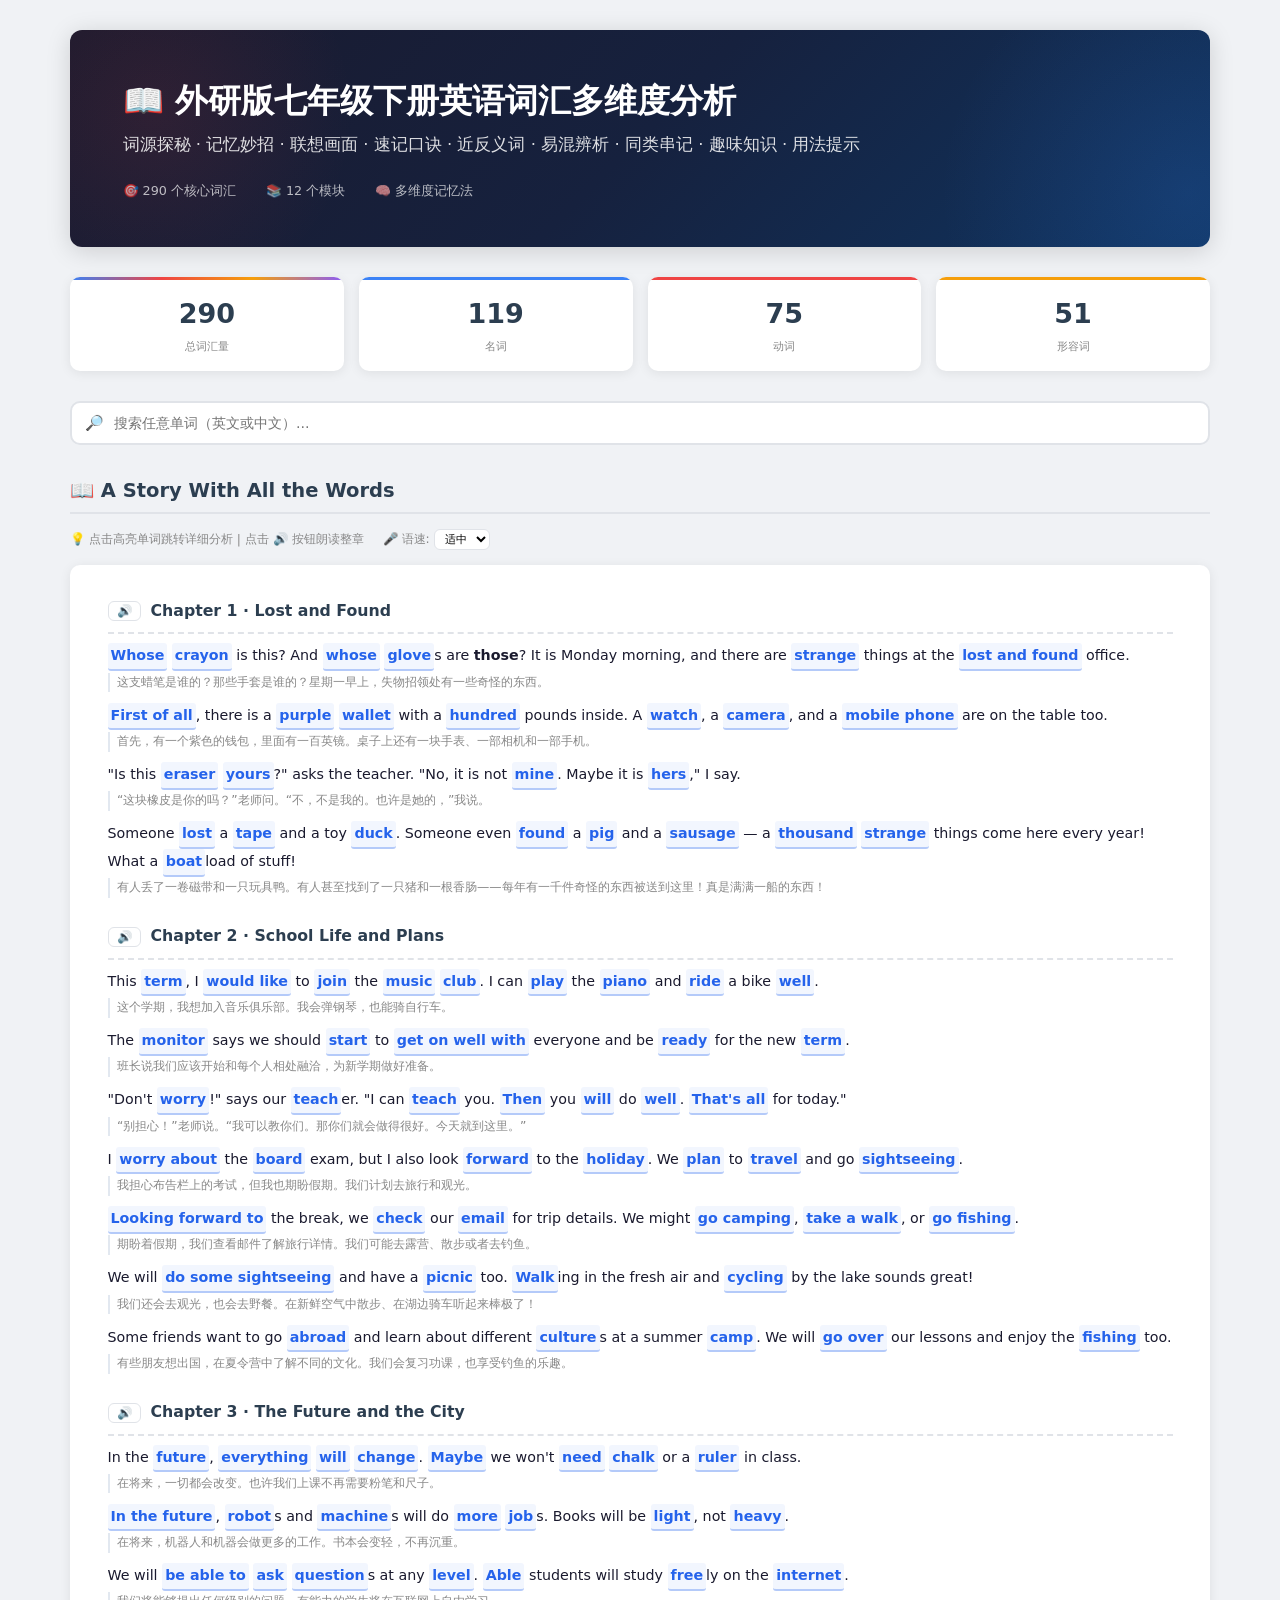
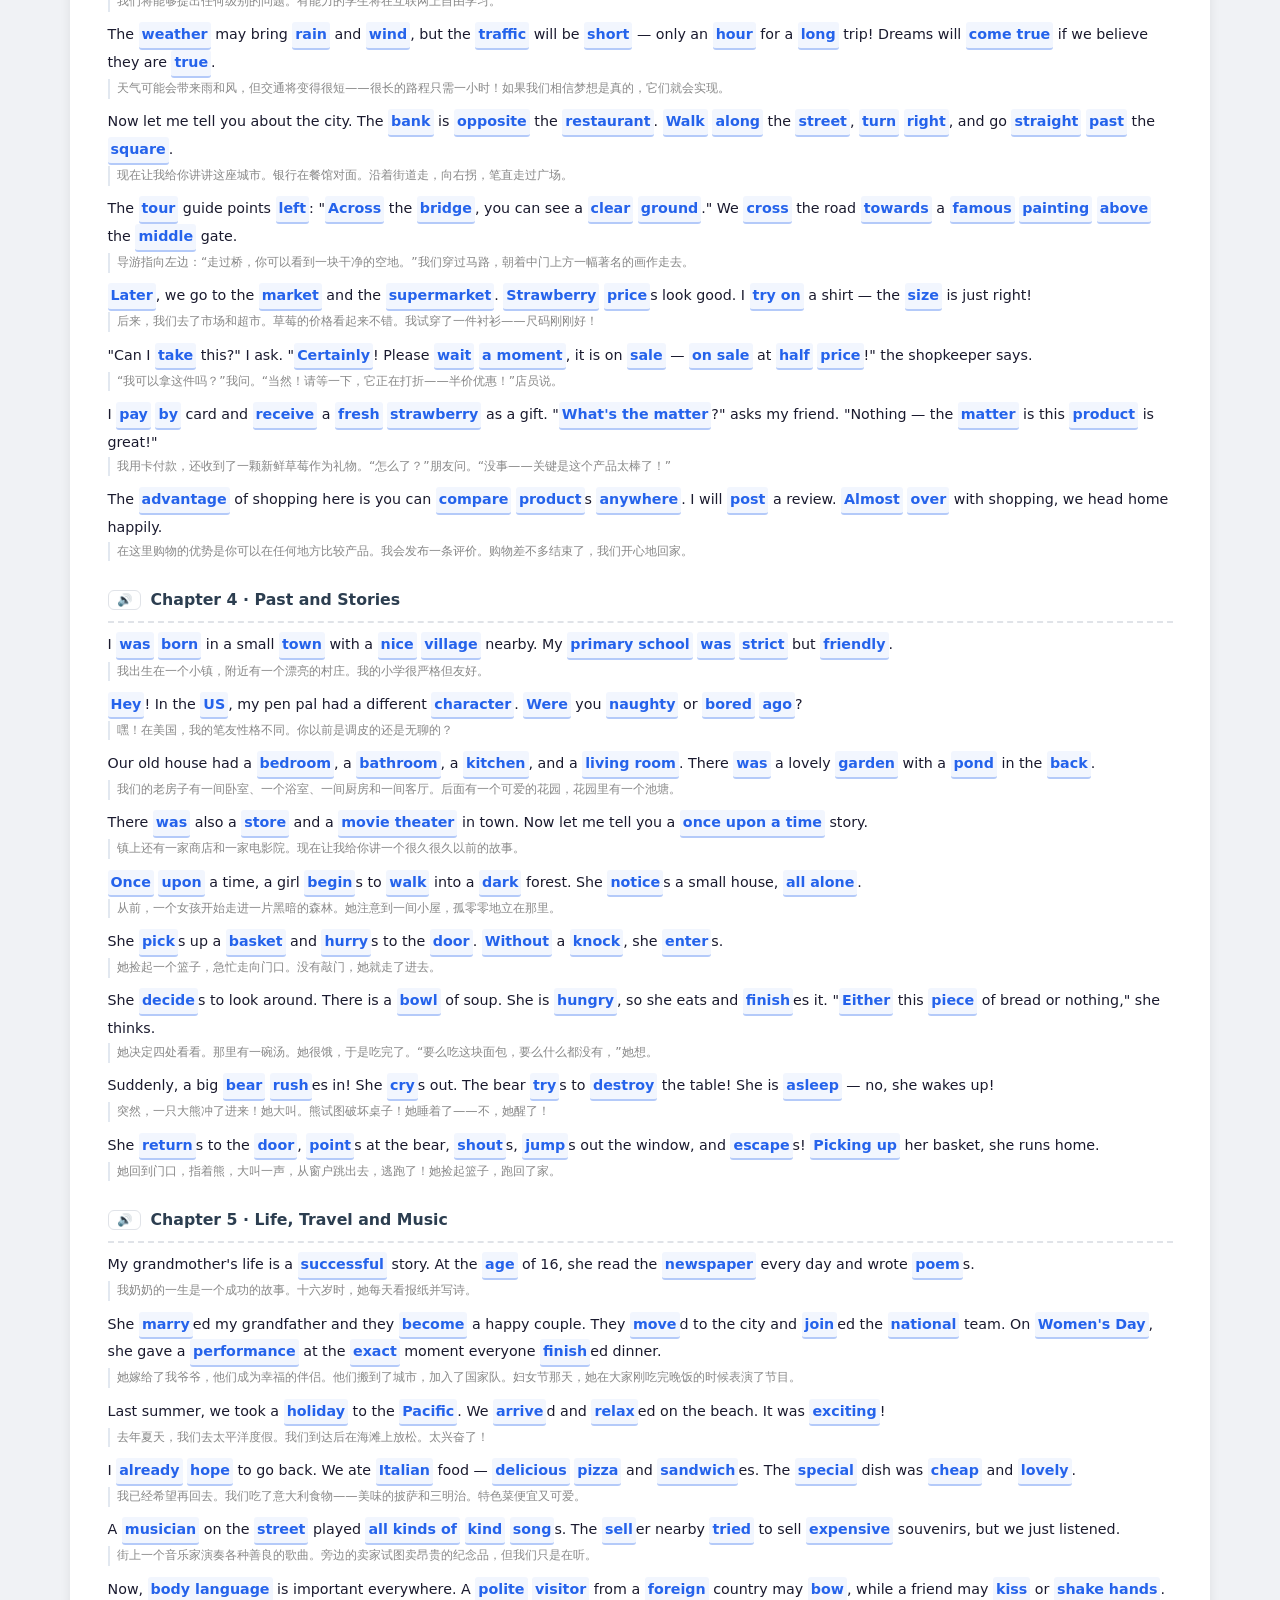
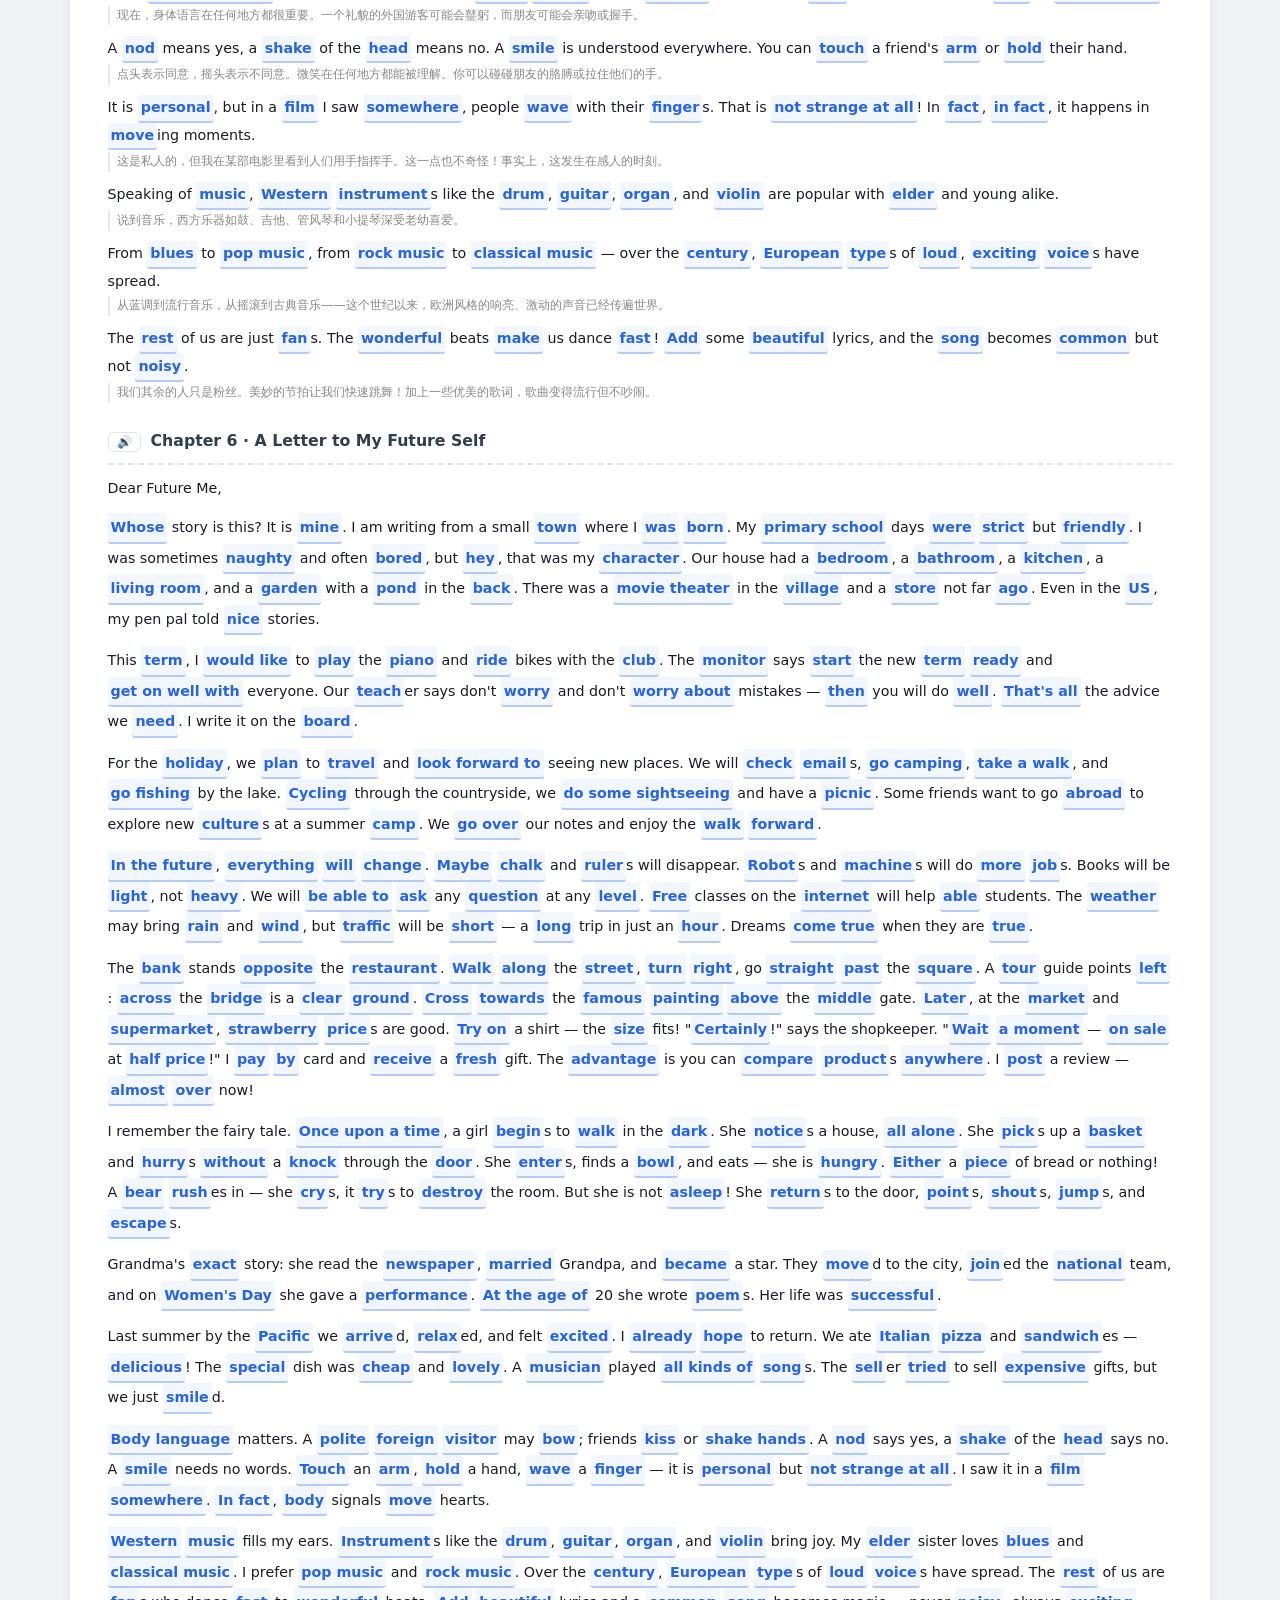
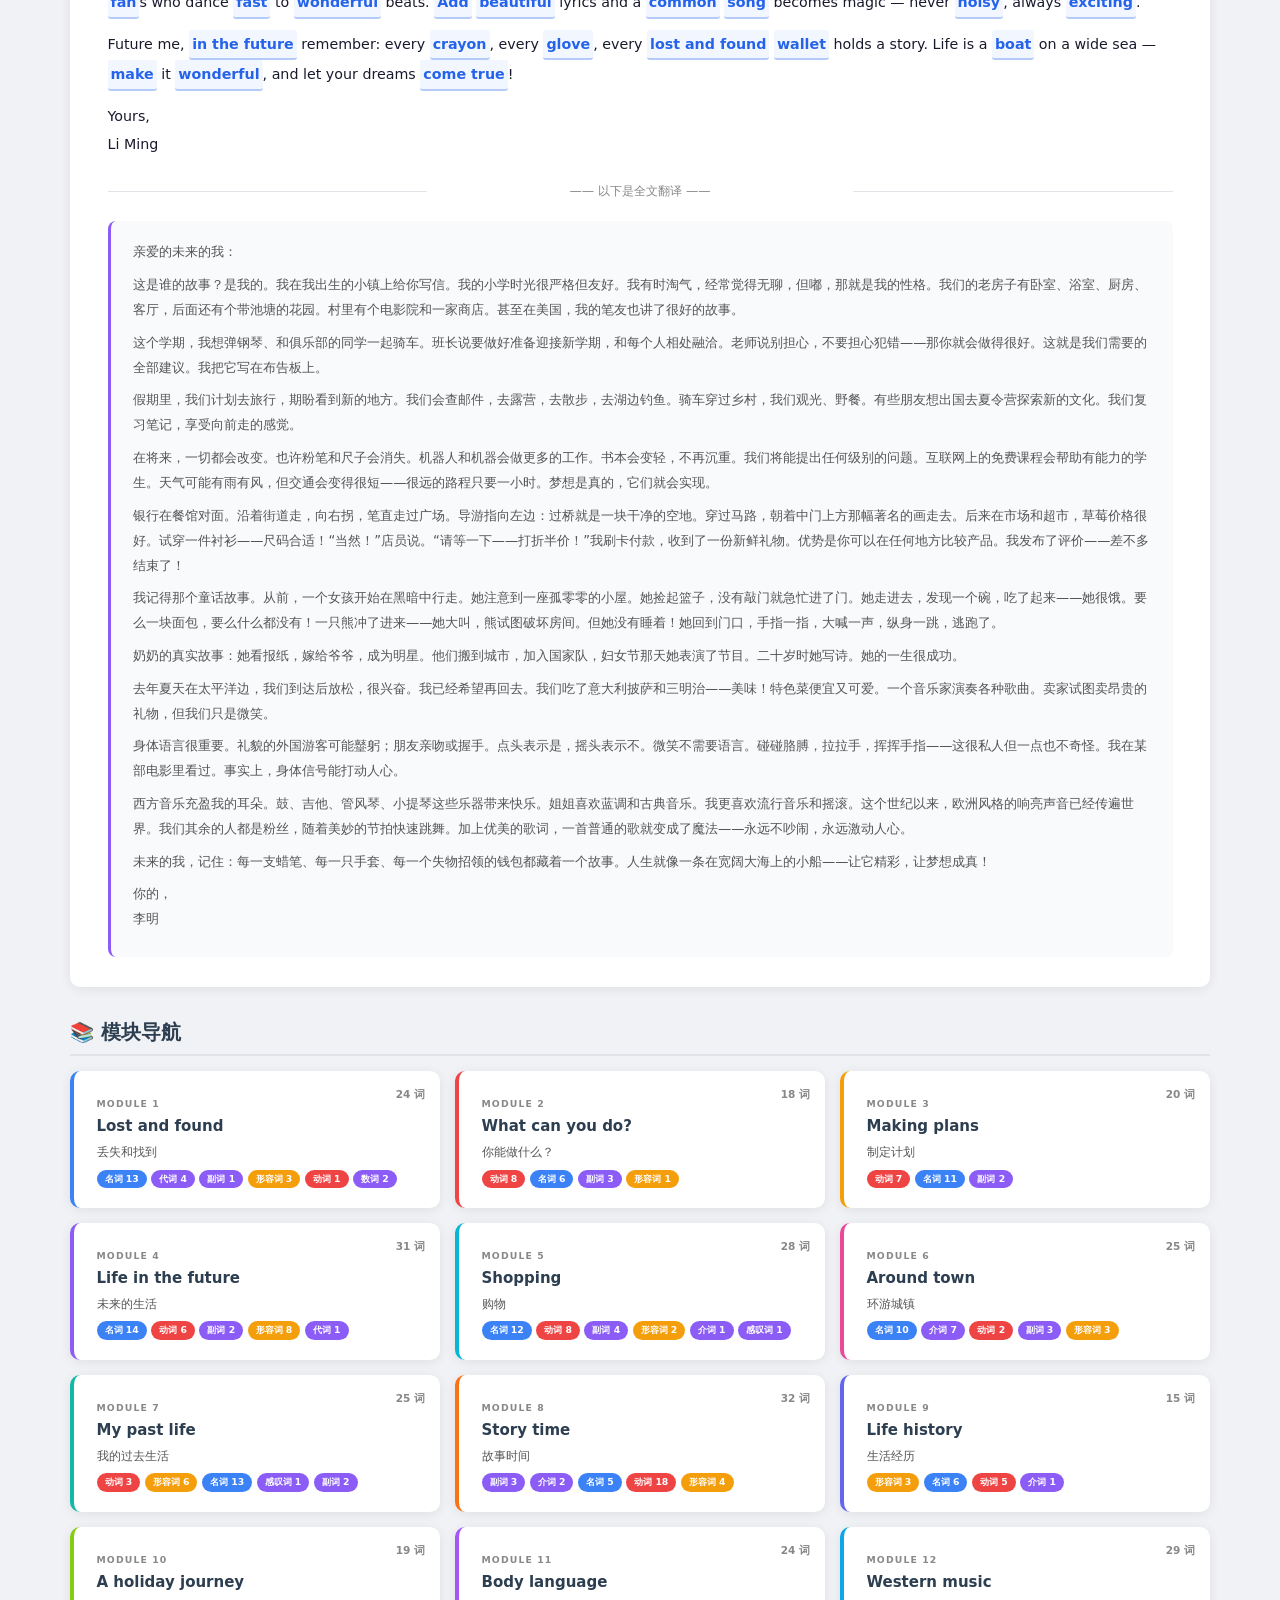
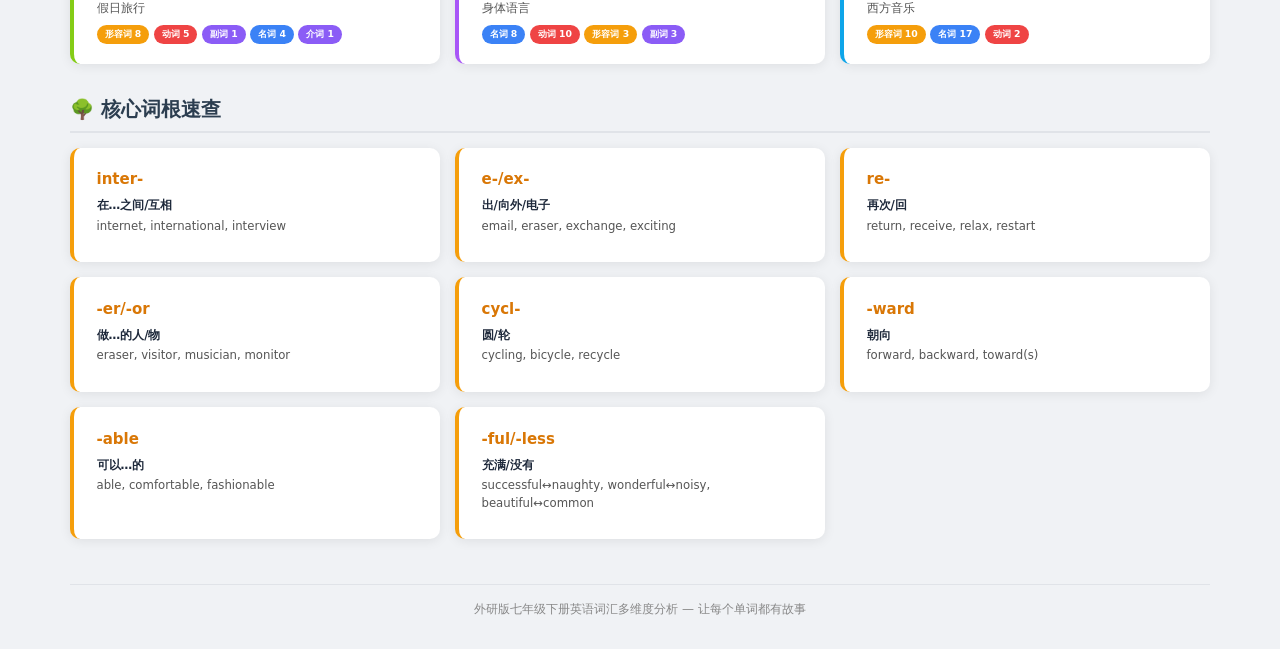
<file: index.html>
<!DOCTYPE html>
<html lang="zh-CN">
<head>
<meta charset="UTF-8"><meta name="viewport" content="width=device-width,initial-scale=1">
<meta name="referrer" content="no-referrer">
<title>外研版七年级下册英语词汇多维度分析</title>
<link rel="stylesheet" href="style.css?v=23">
</head>
<body>
<div id="app-root"><p style="color:#888;padding:2rem">Loading...</p></div>

<!-- Data files -->
<script src="vocab-data-u1.js?v=18"></script>
<script src="vocab-data-u2.js?v=18"></script>
<script src="vocab-data-u3.js?v=18"></script>
<script src="vocab-data-u4.js?v=18"></script>
<script src="vocab-data-u5.js?v=18"></script>
<script src="vocab-data-u6.js?v=18"></script>
<script src="vocab-data-u7.js?v=18"></script>
<script src="vocab-data-u8.js?v=18"></script>
<script src="vocab-data-u9.js?v=18"></script>
<script src="vocab-data-u10.js?v=18"></script>
<script src="vocab-data-u11.js?v=18"></script>
<script src="vocab-data-u12.js?v=18"></script>
<!-- TTS + Renderer -->
<script src="tts.js?v=23"></script>
<script src="word-renderer.js?v=23"></script>
<script>
  const units = [UNIT1,UNIT2,UNIT3,UNIT4,UNIT5,UNIT6,UNIT7,UNIT8,UNIT9,UNIT10,UNIT11,UNIT12];
  WordRenderer.renderIndex(units, document.getElementById('app-root'));
</script>
</body>
</html>
</file>
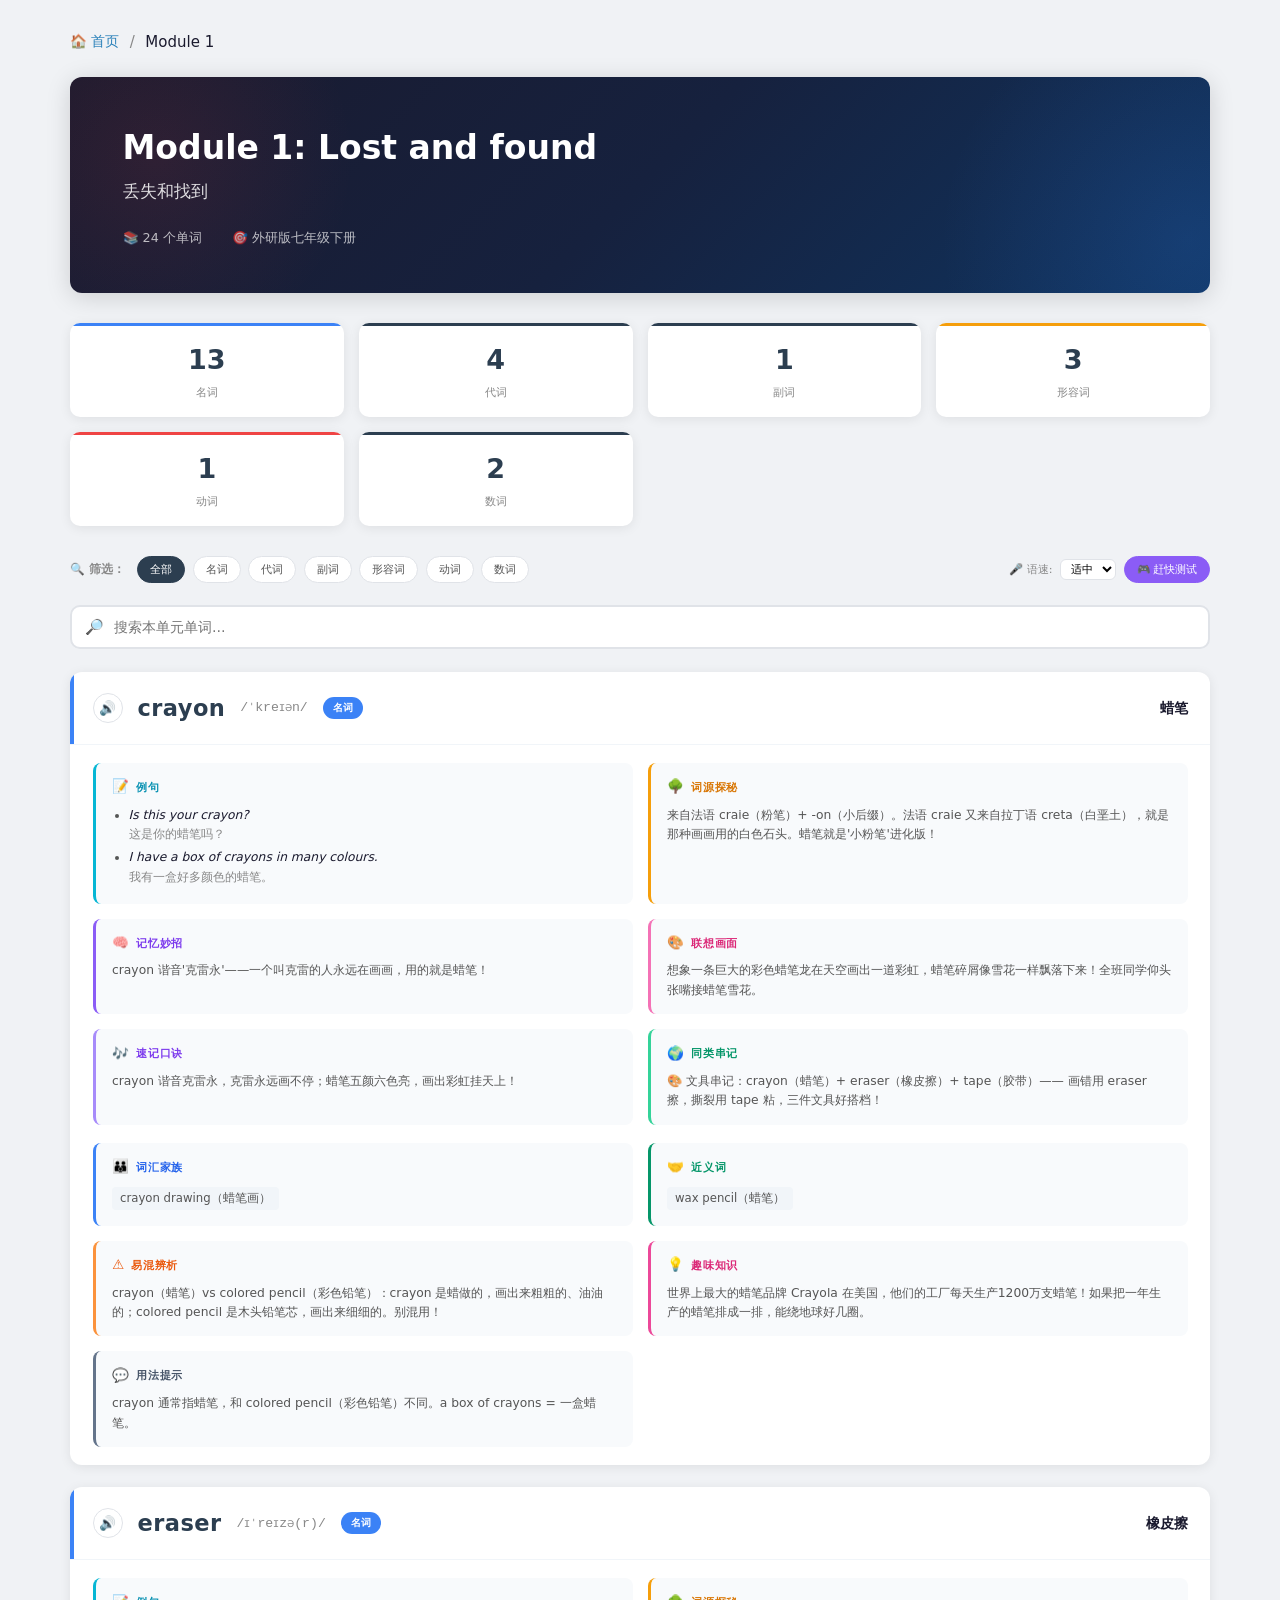
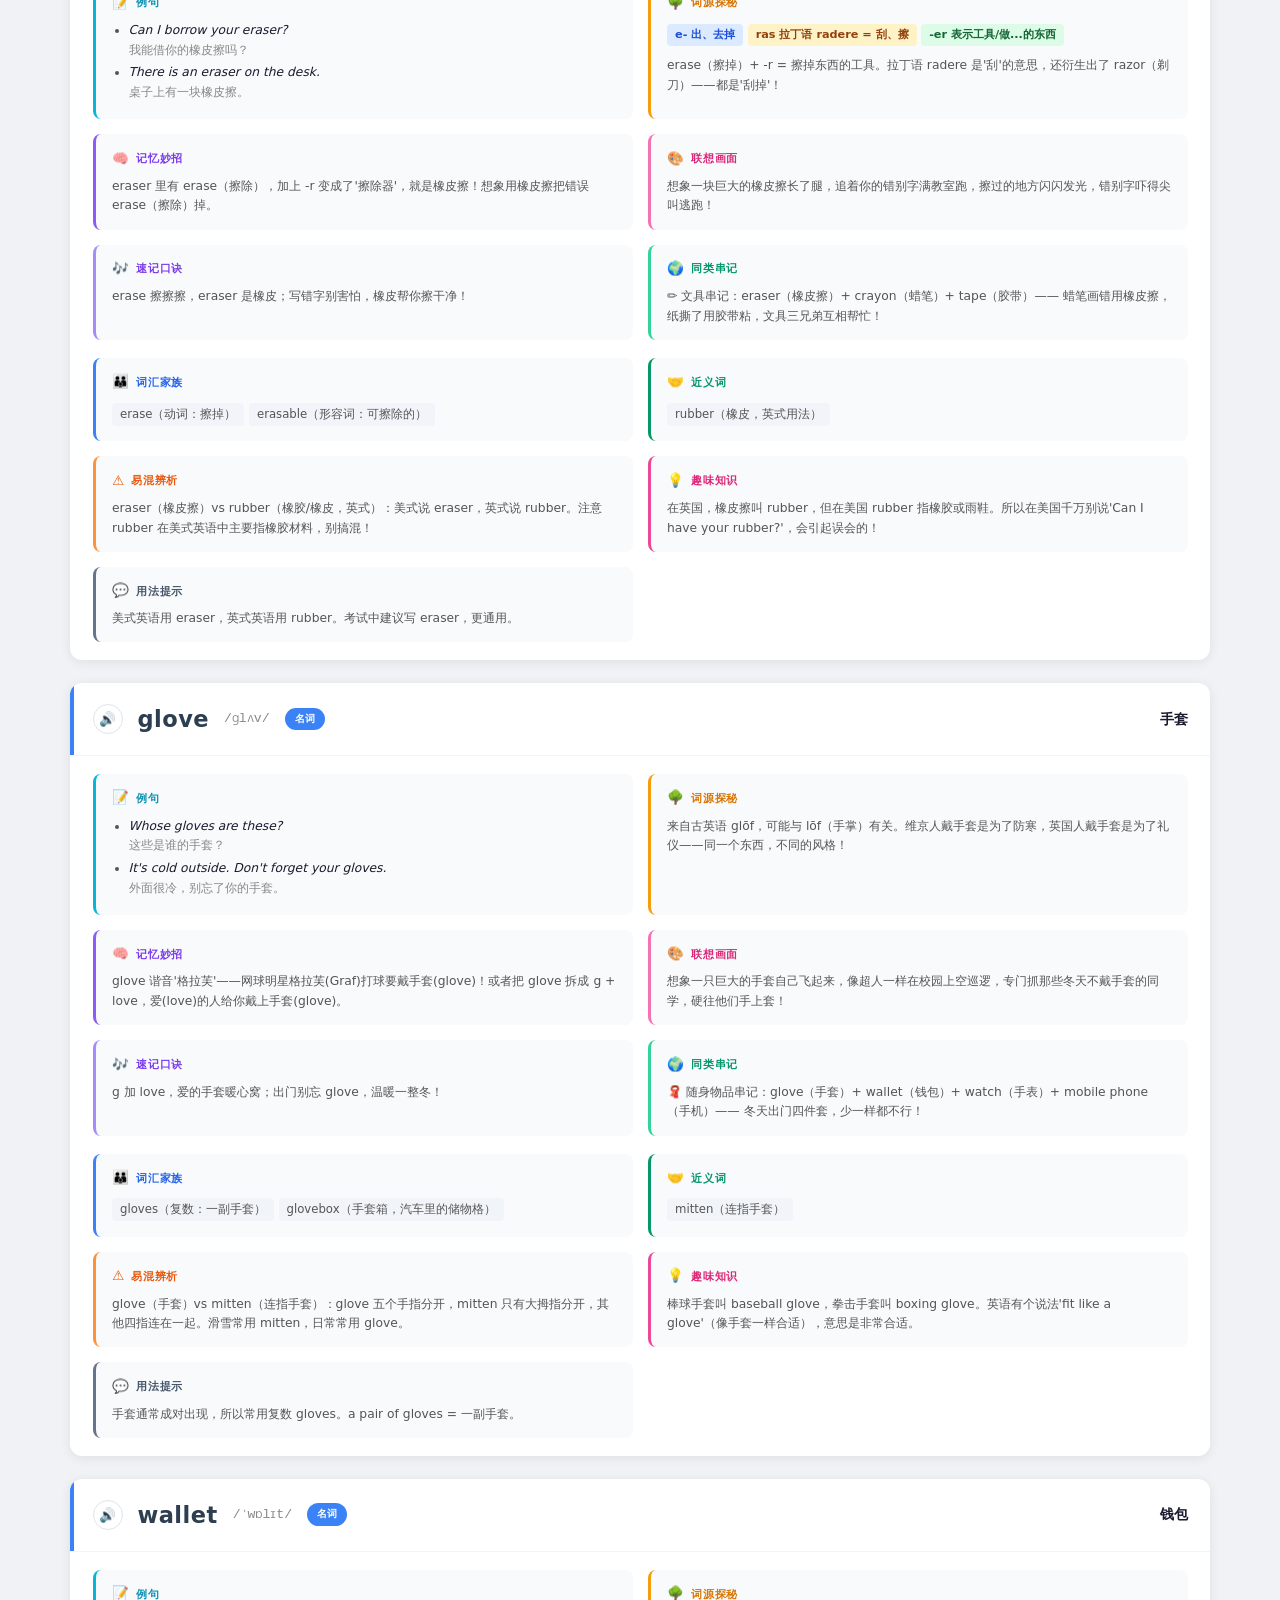
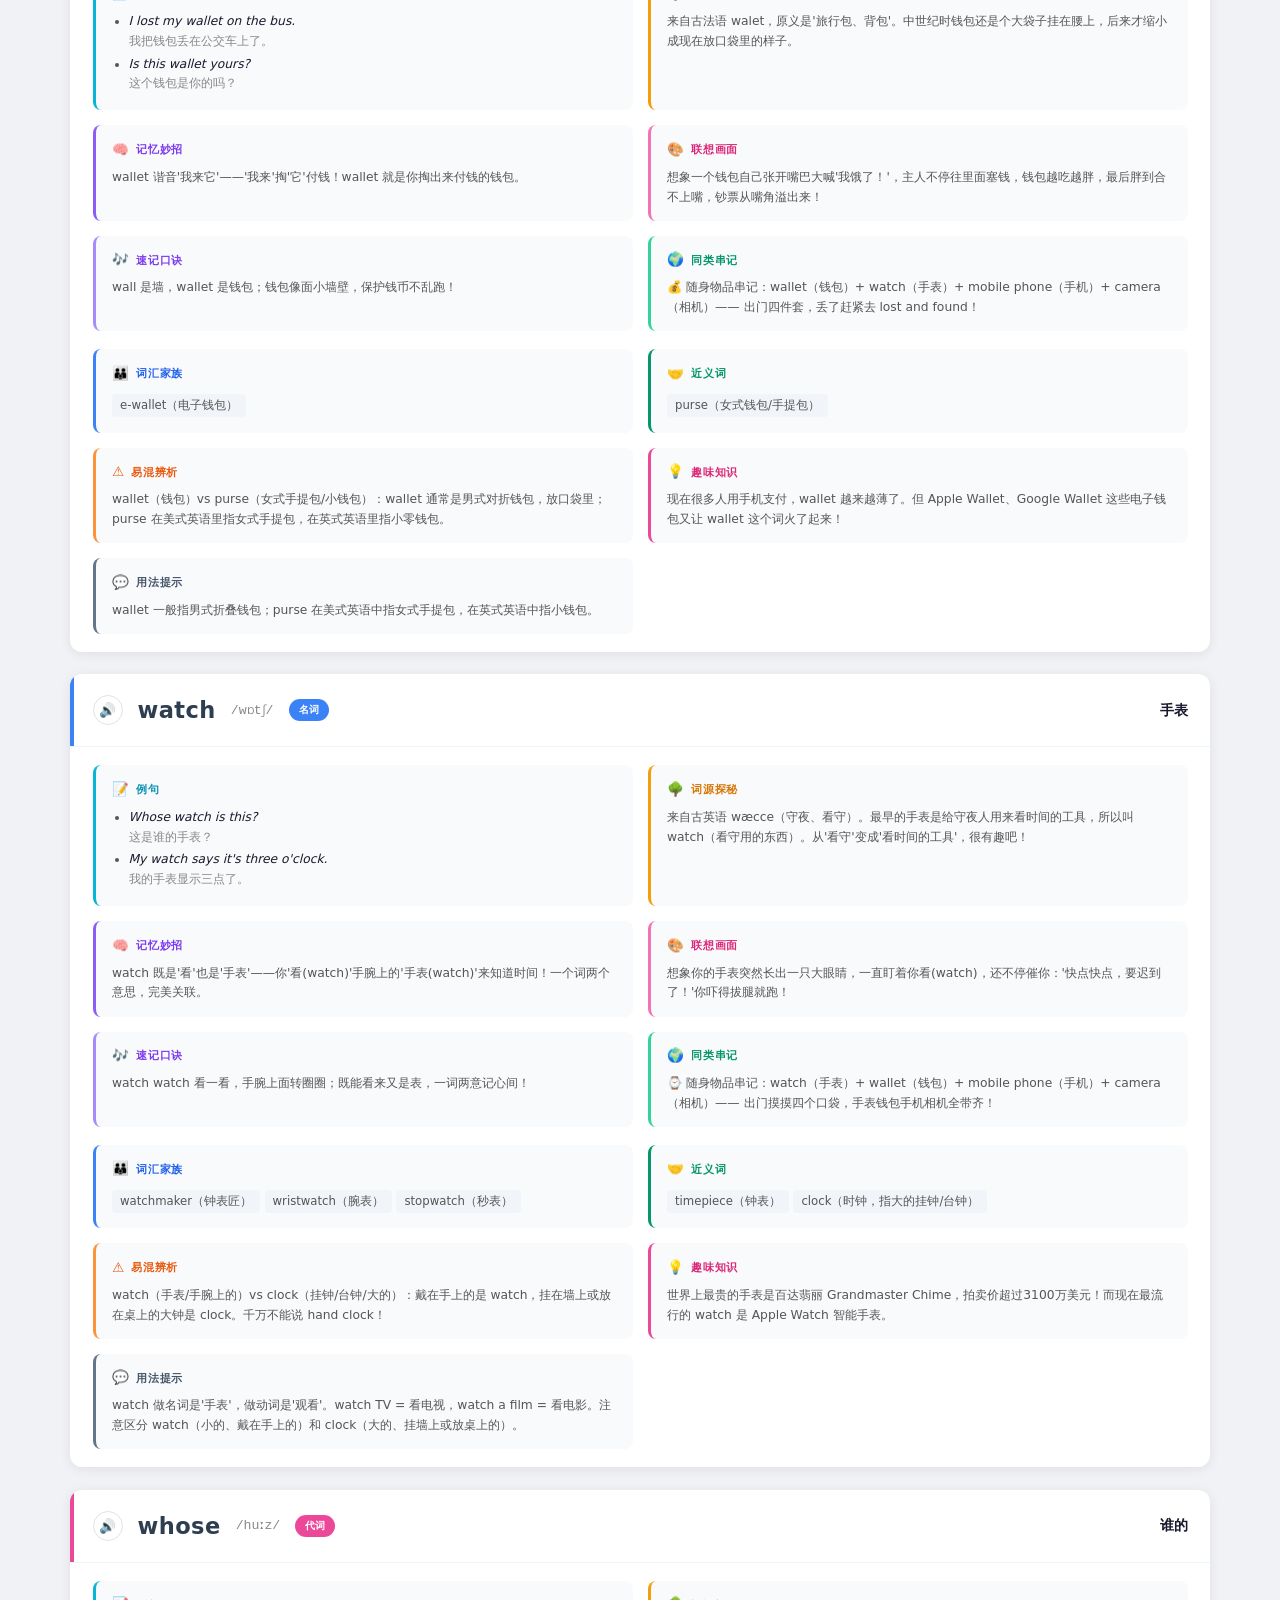
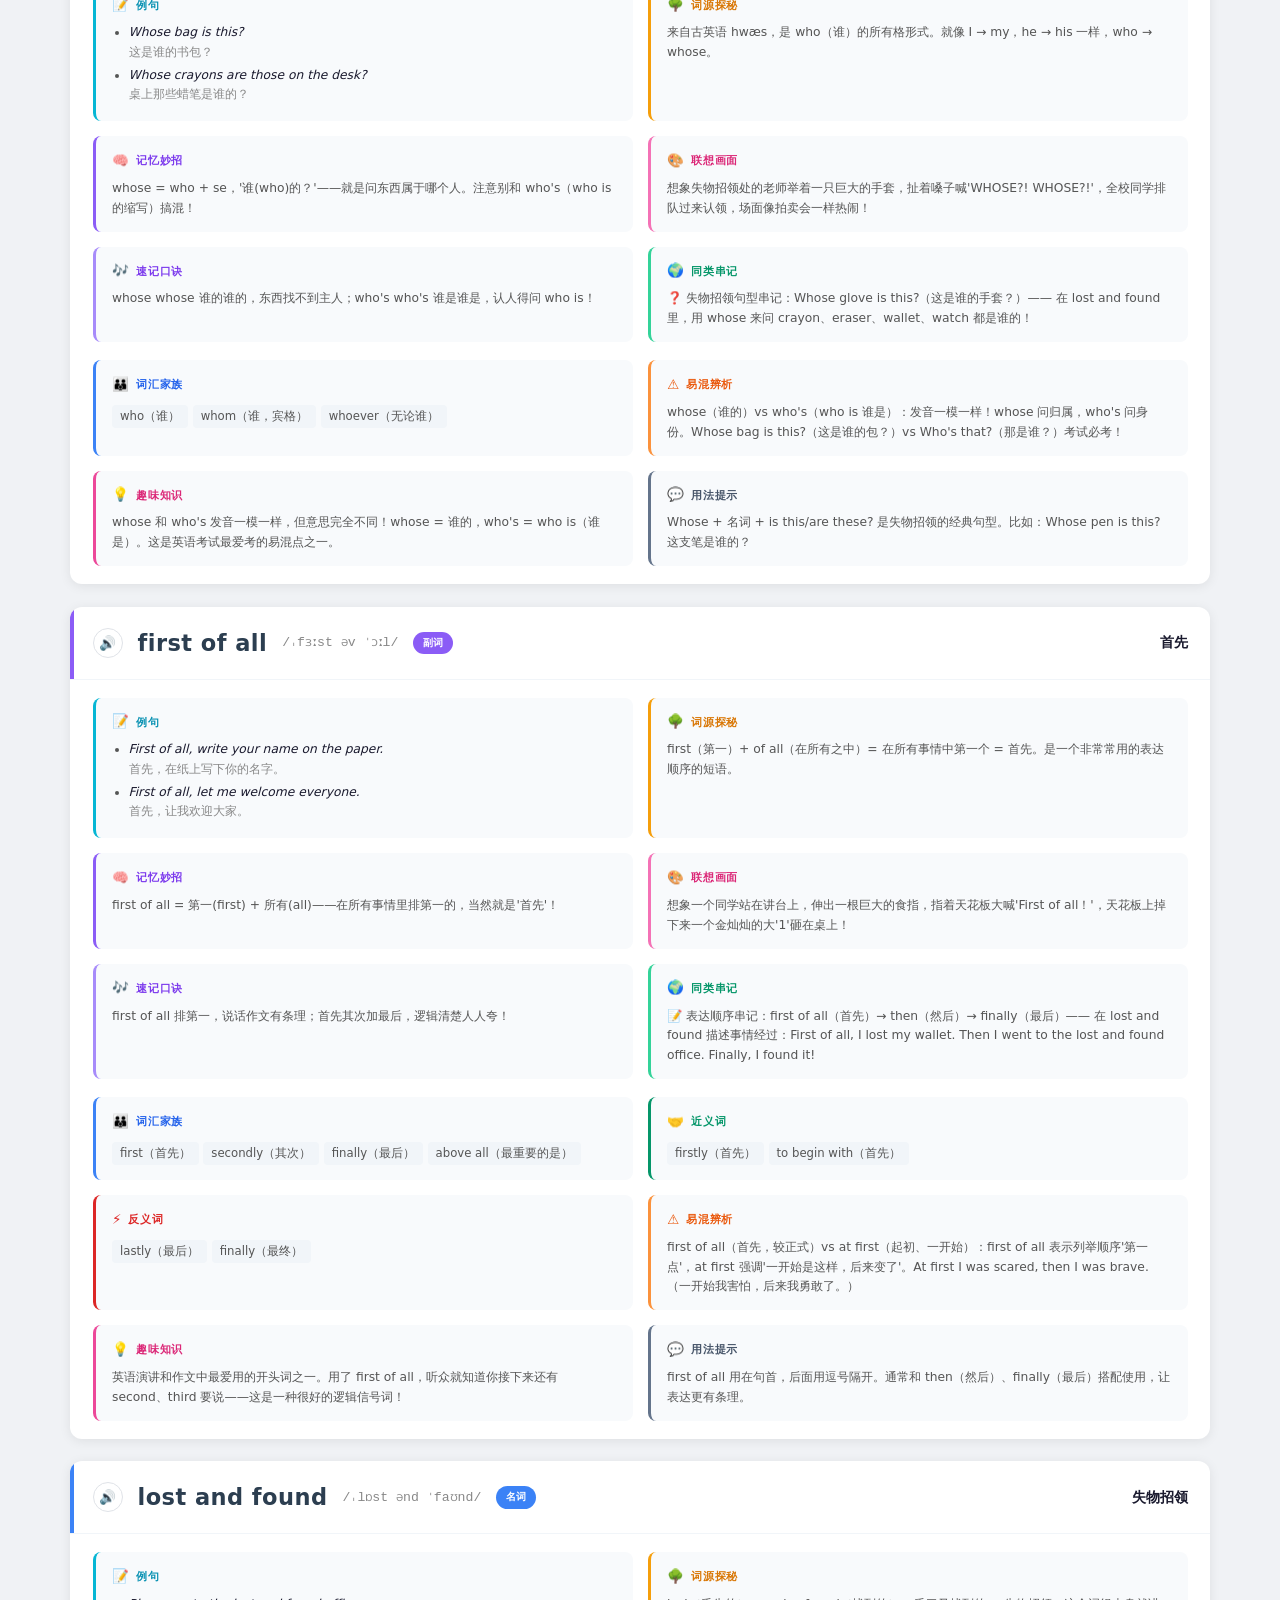
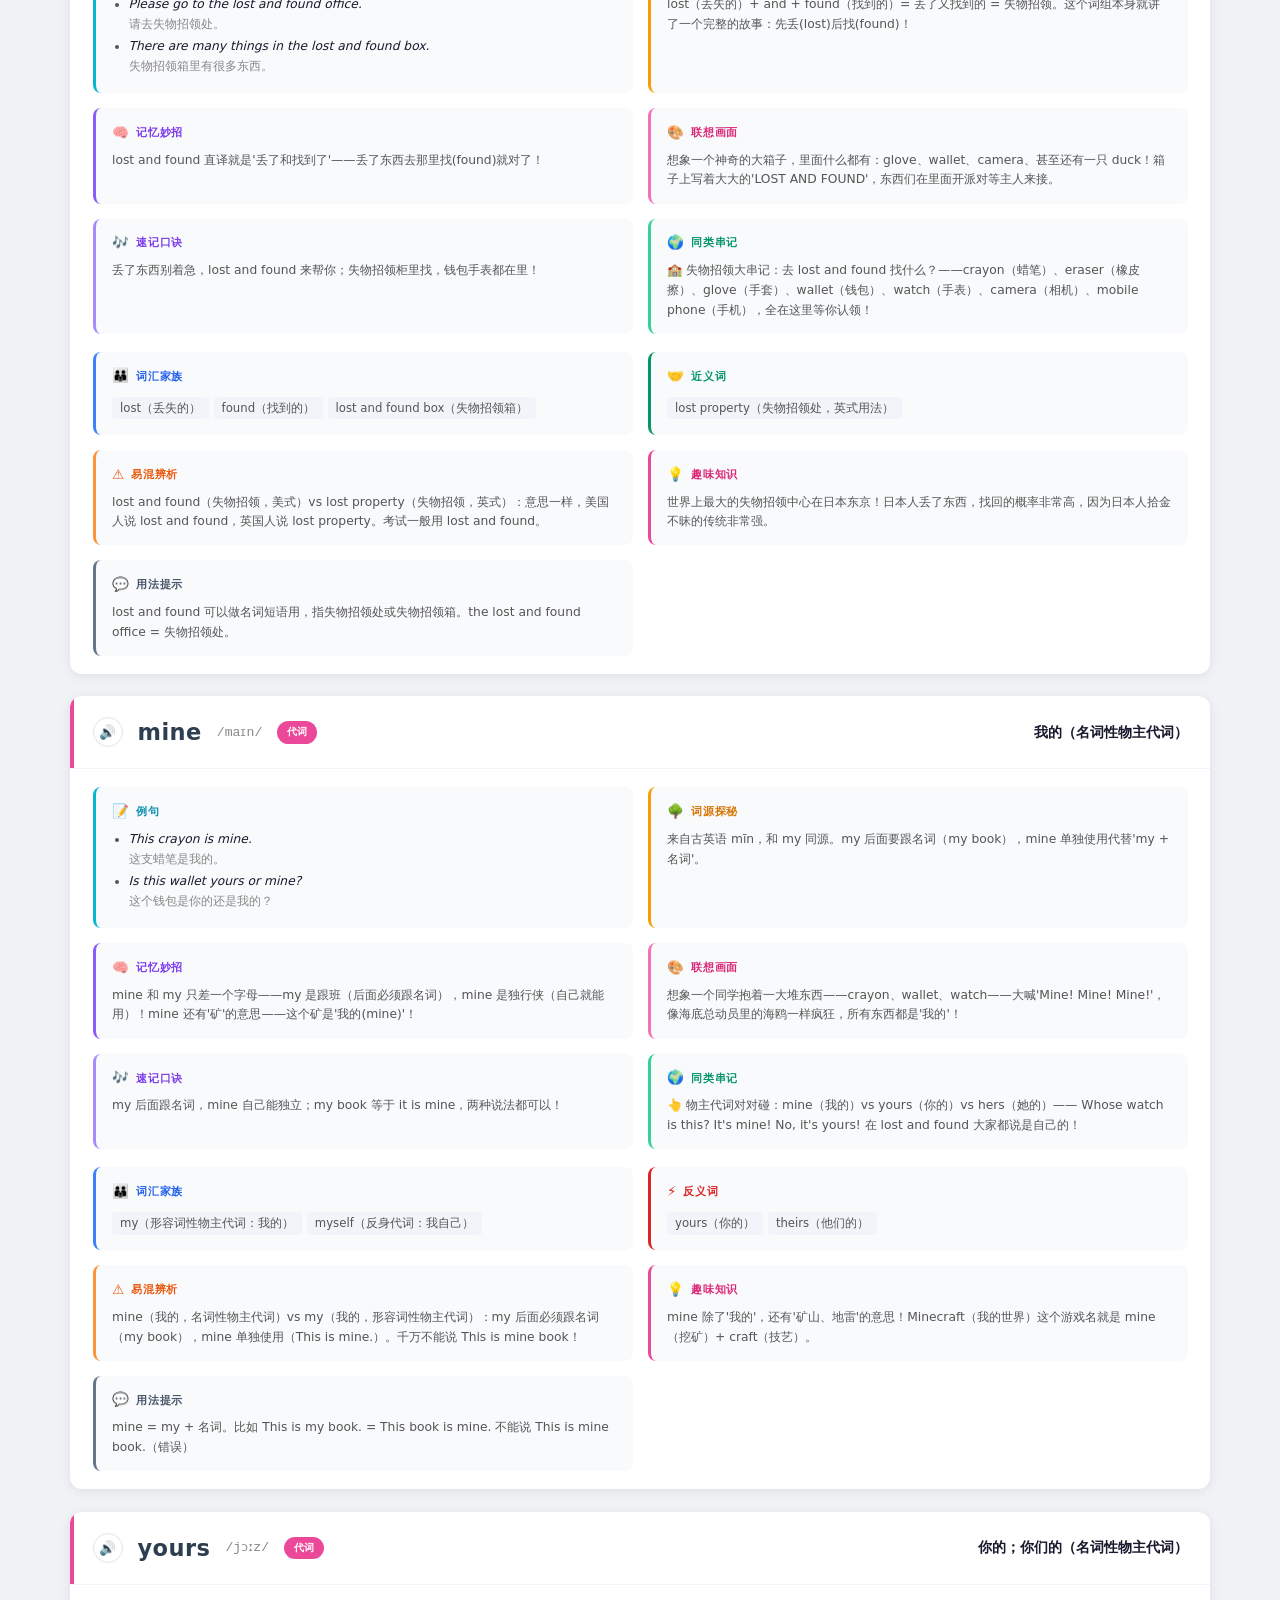
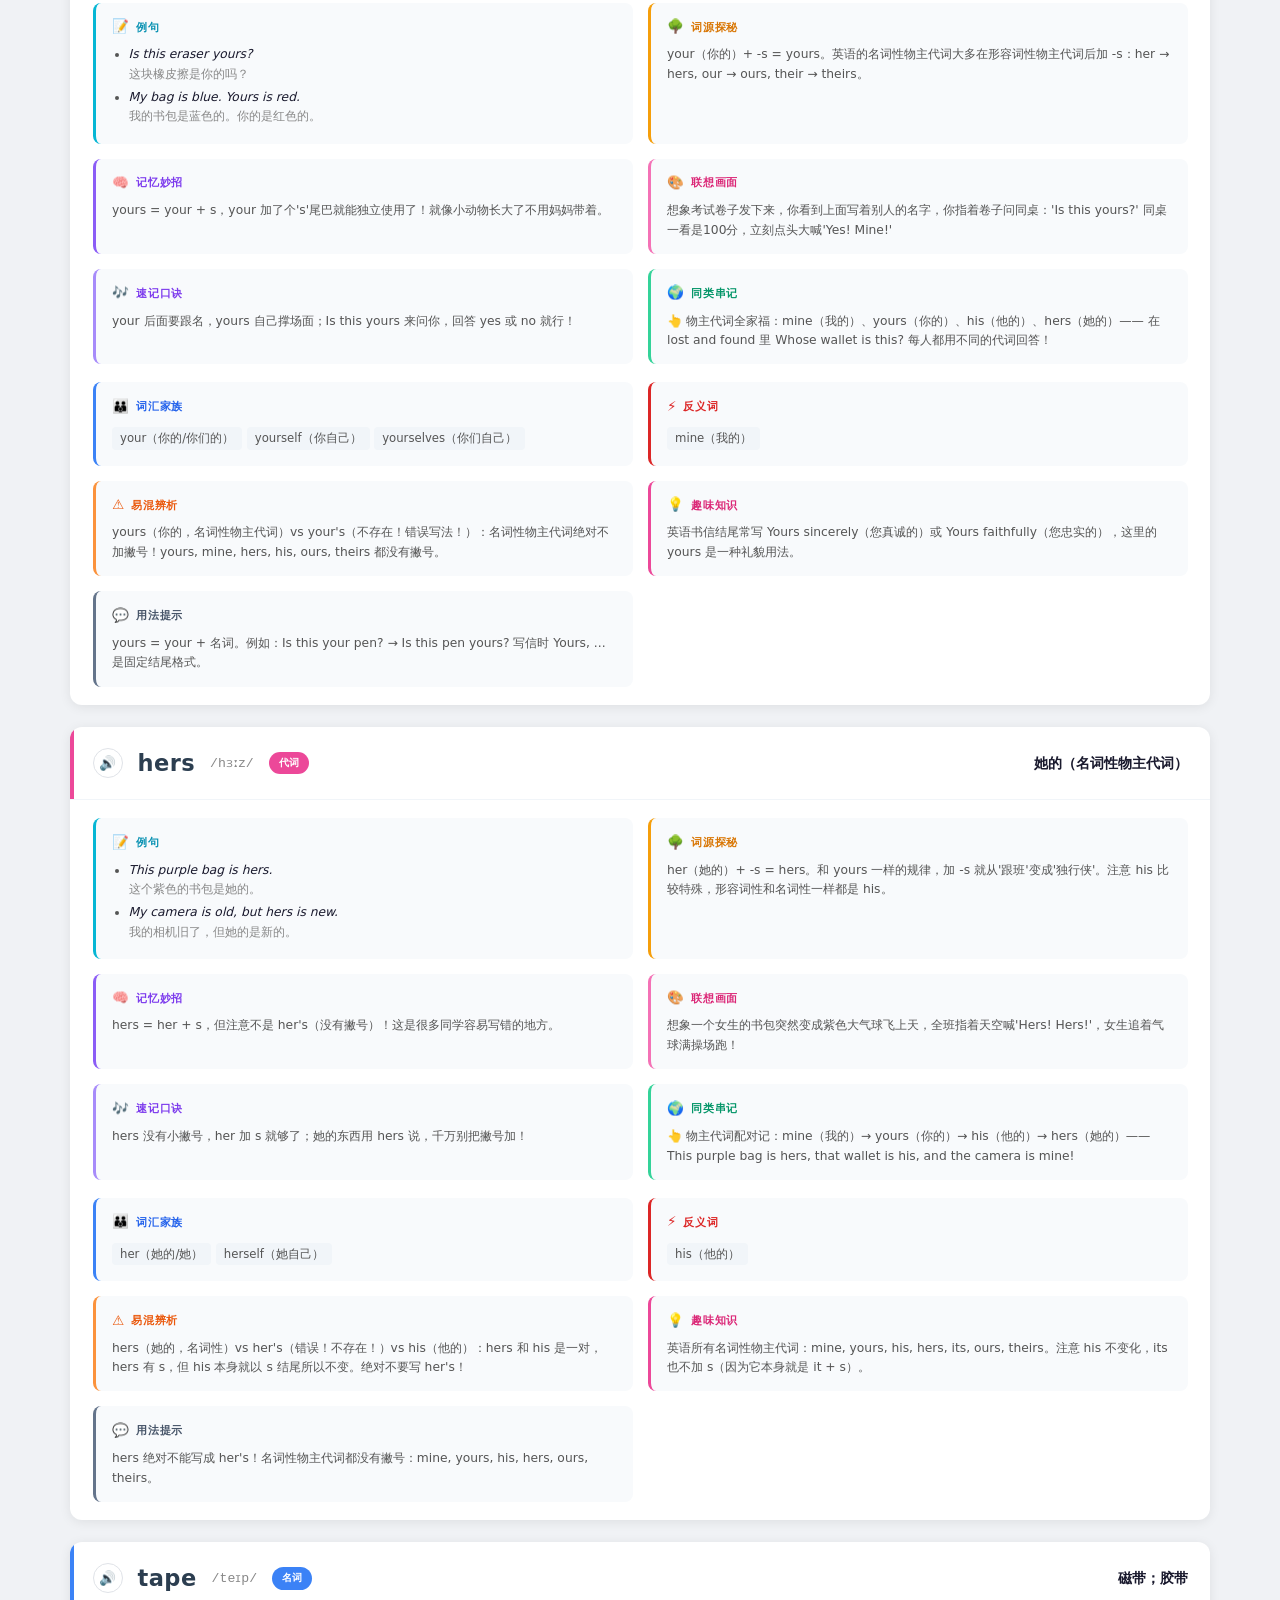
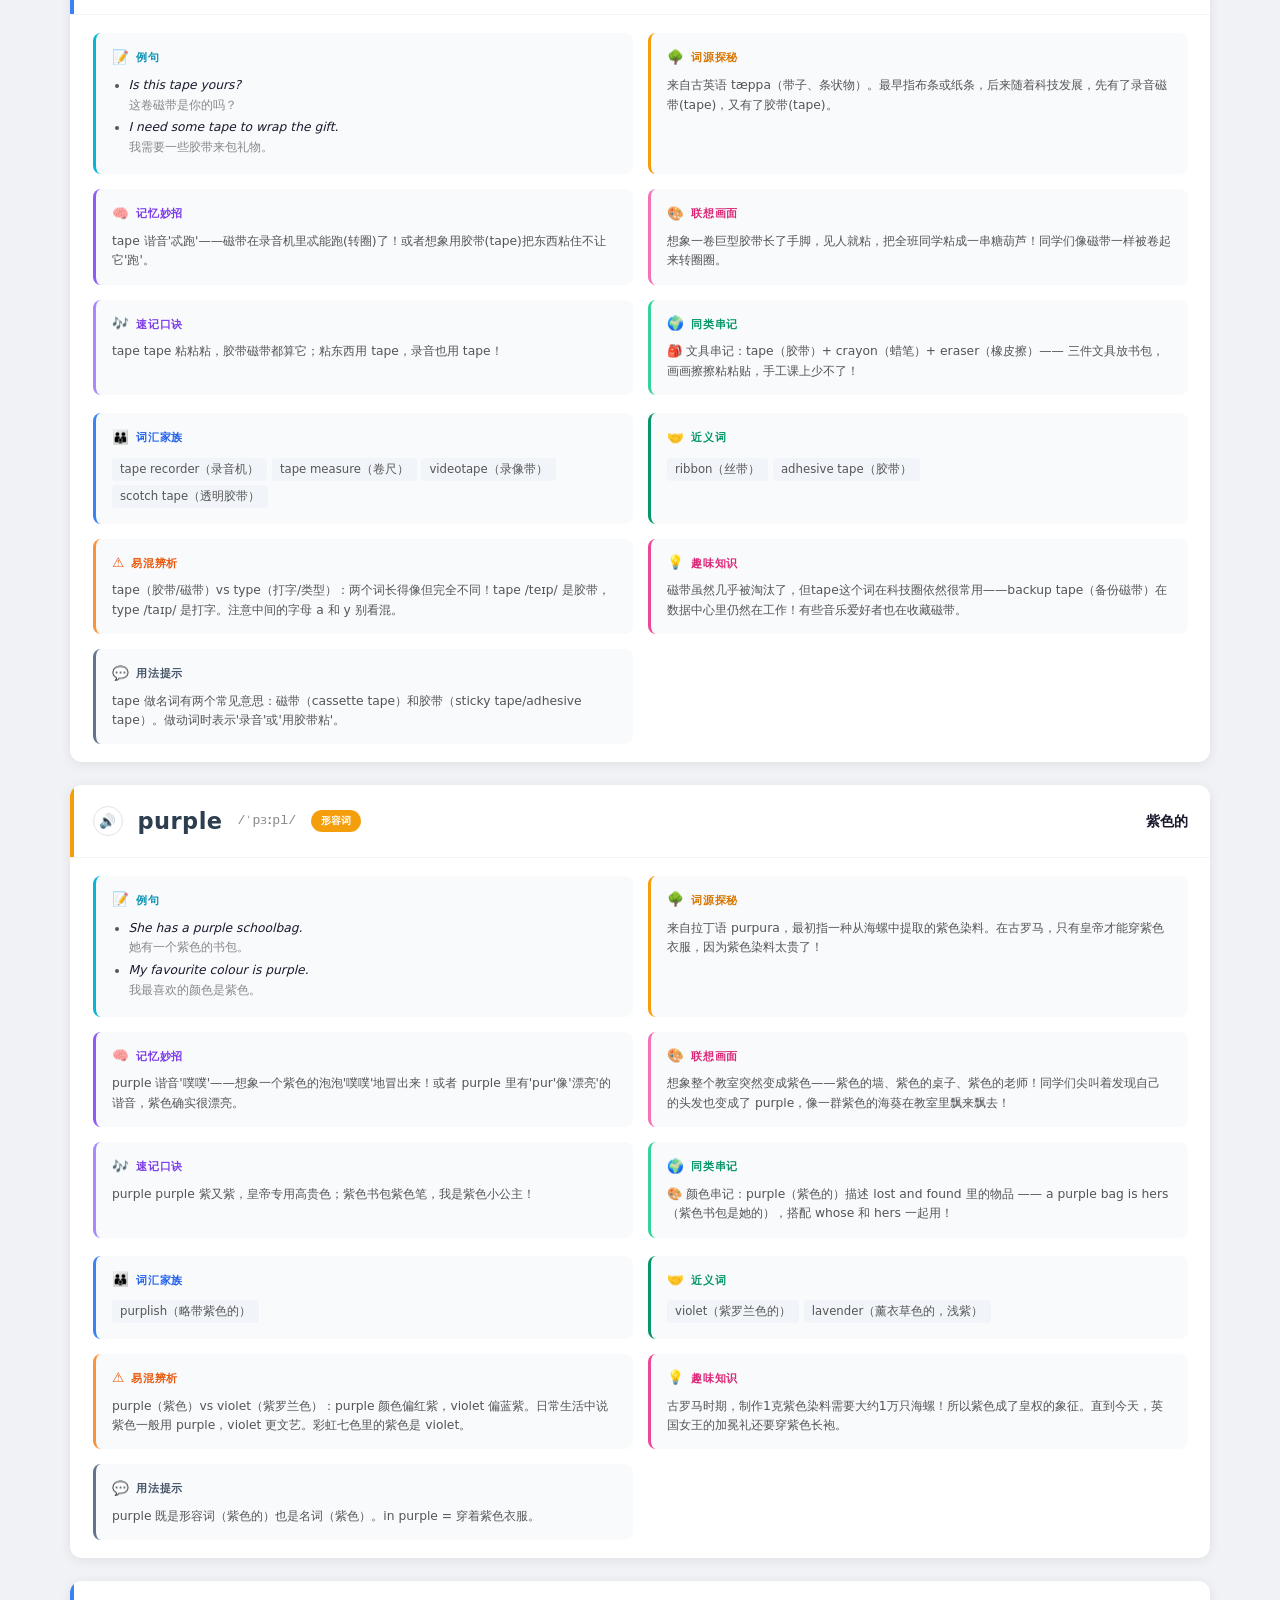
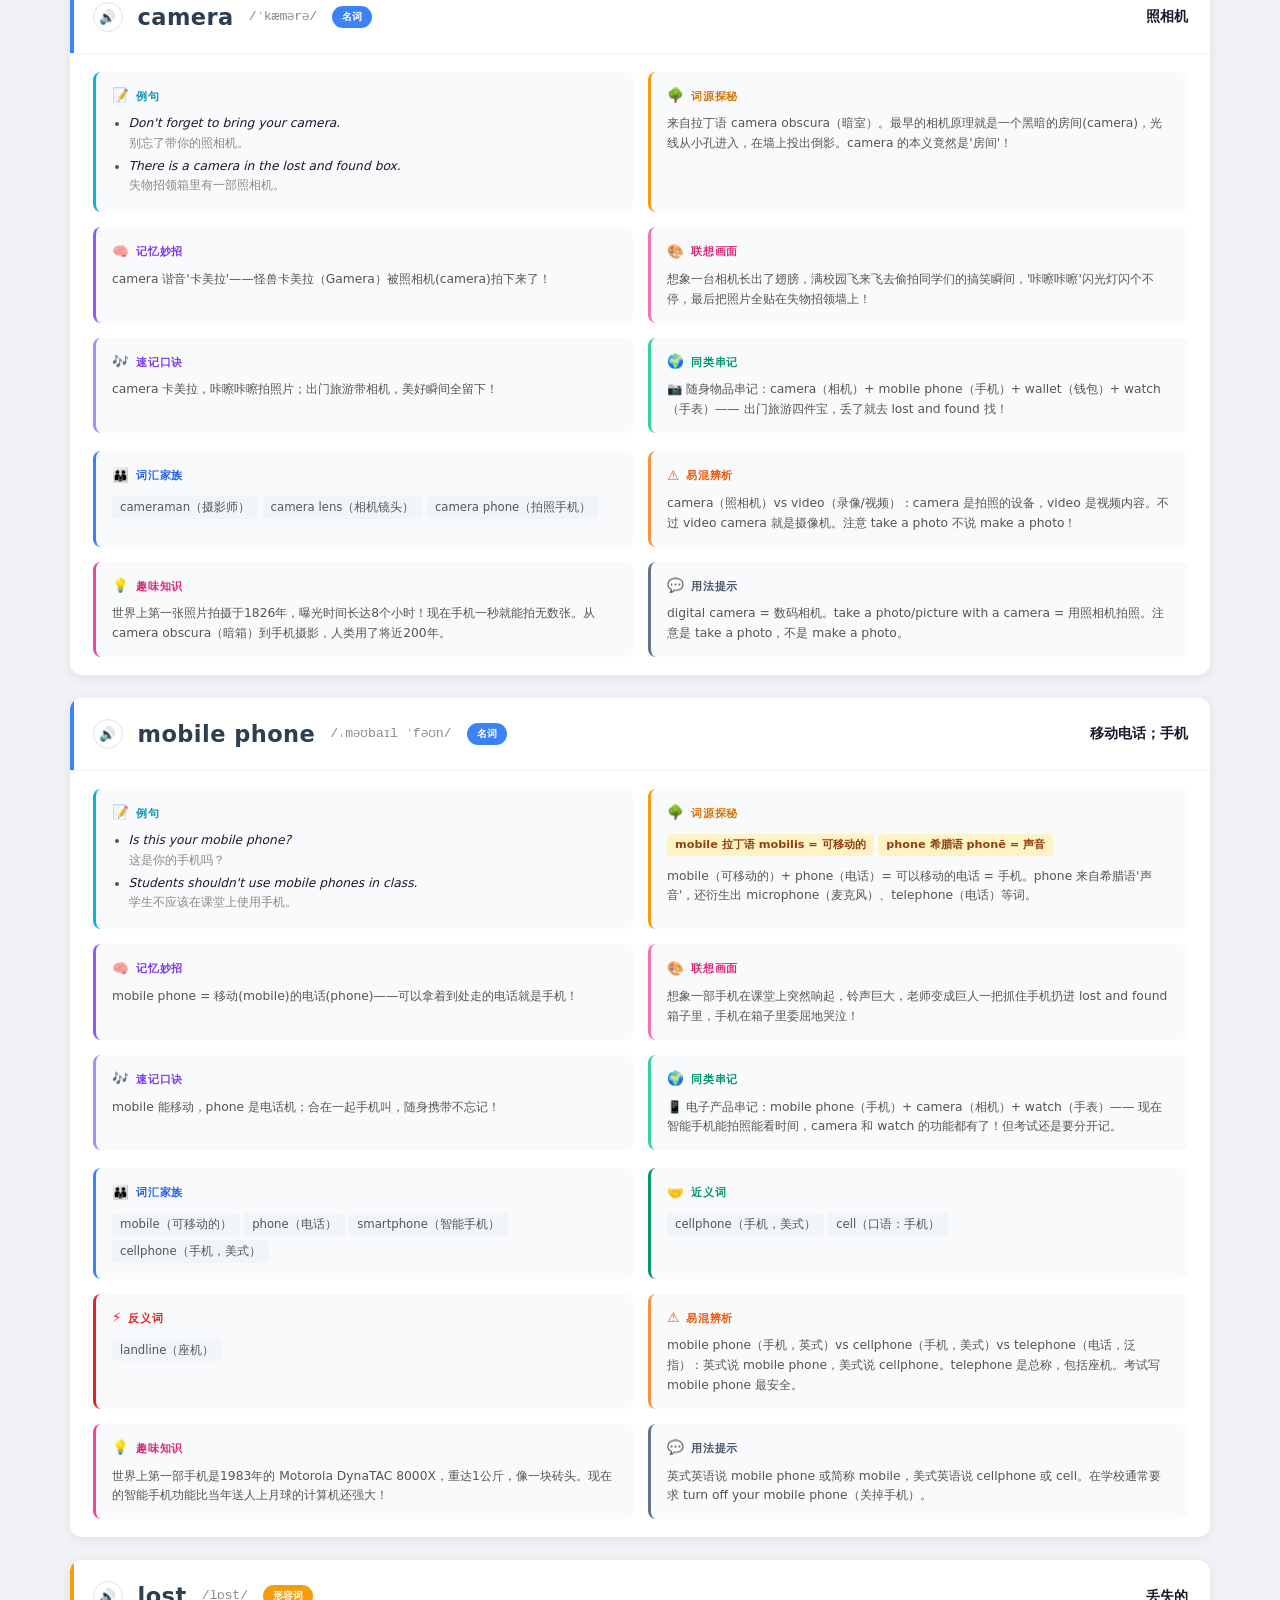
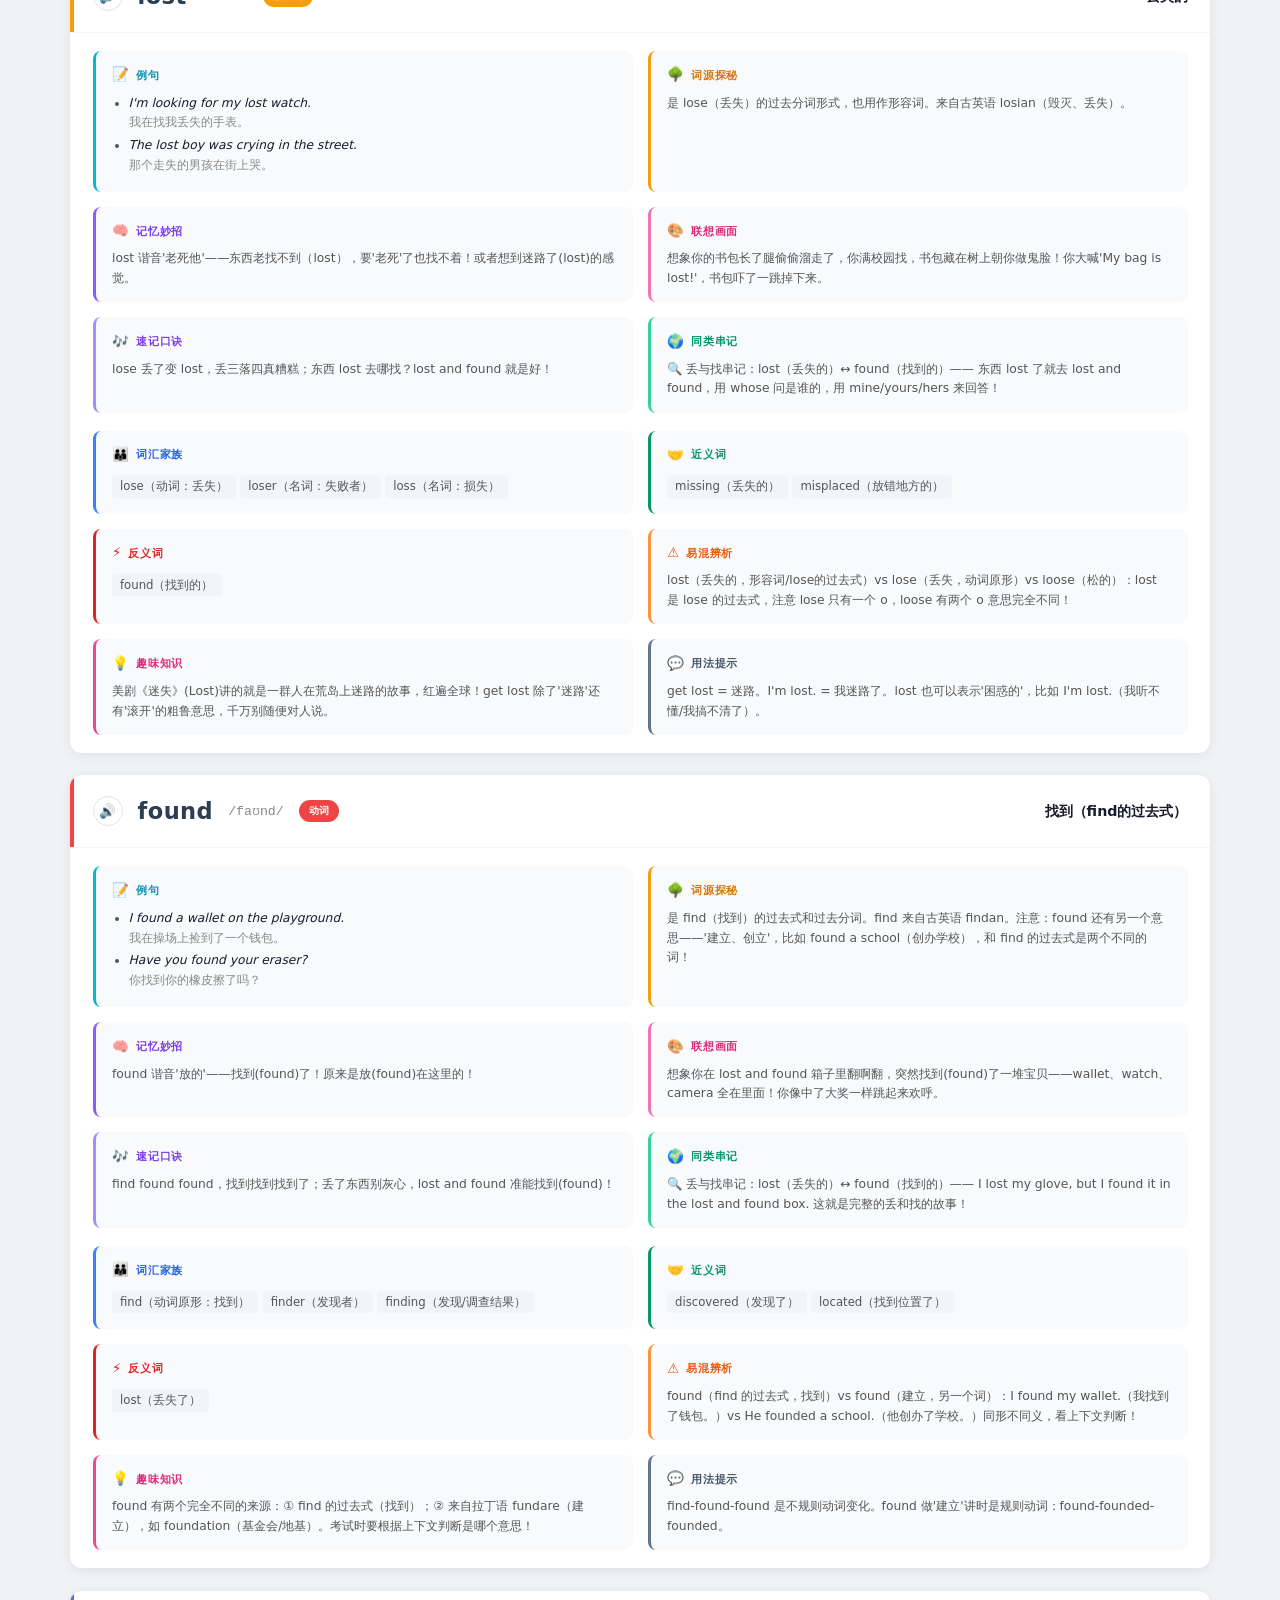
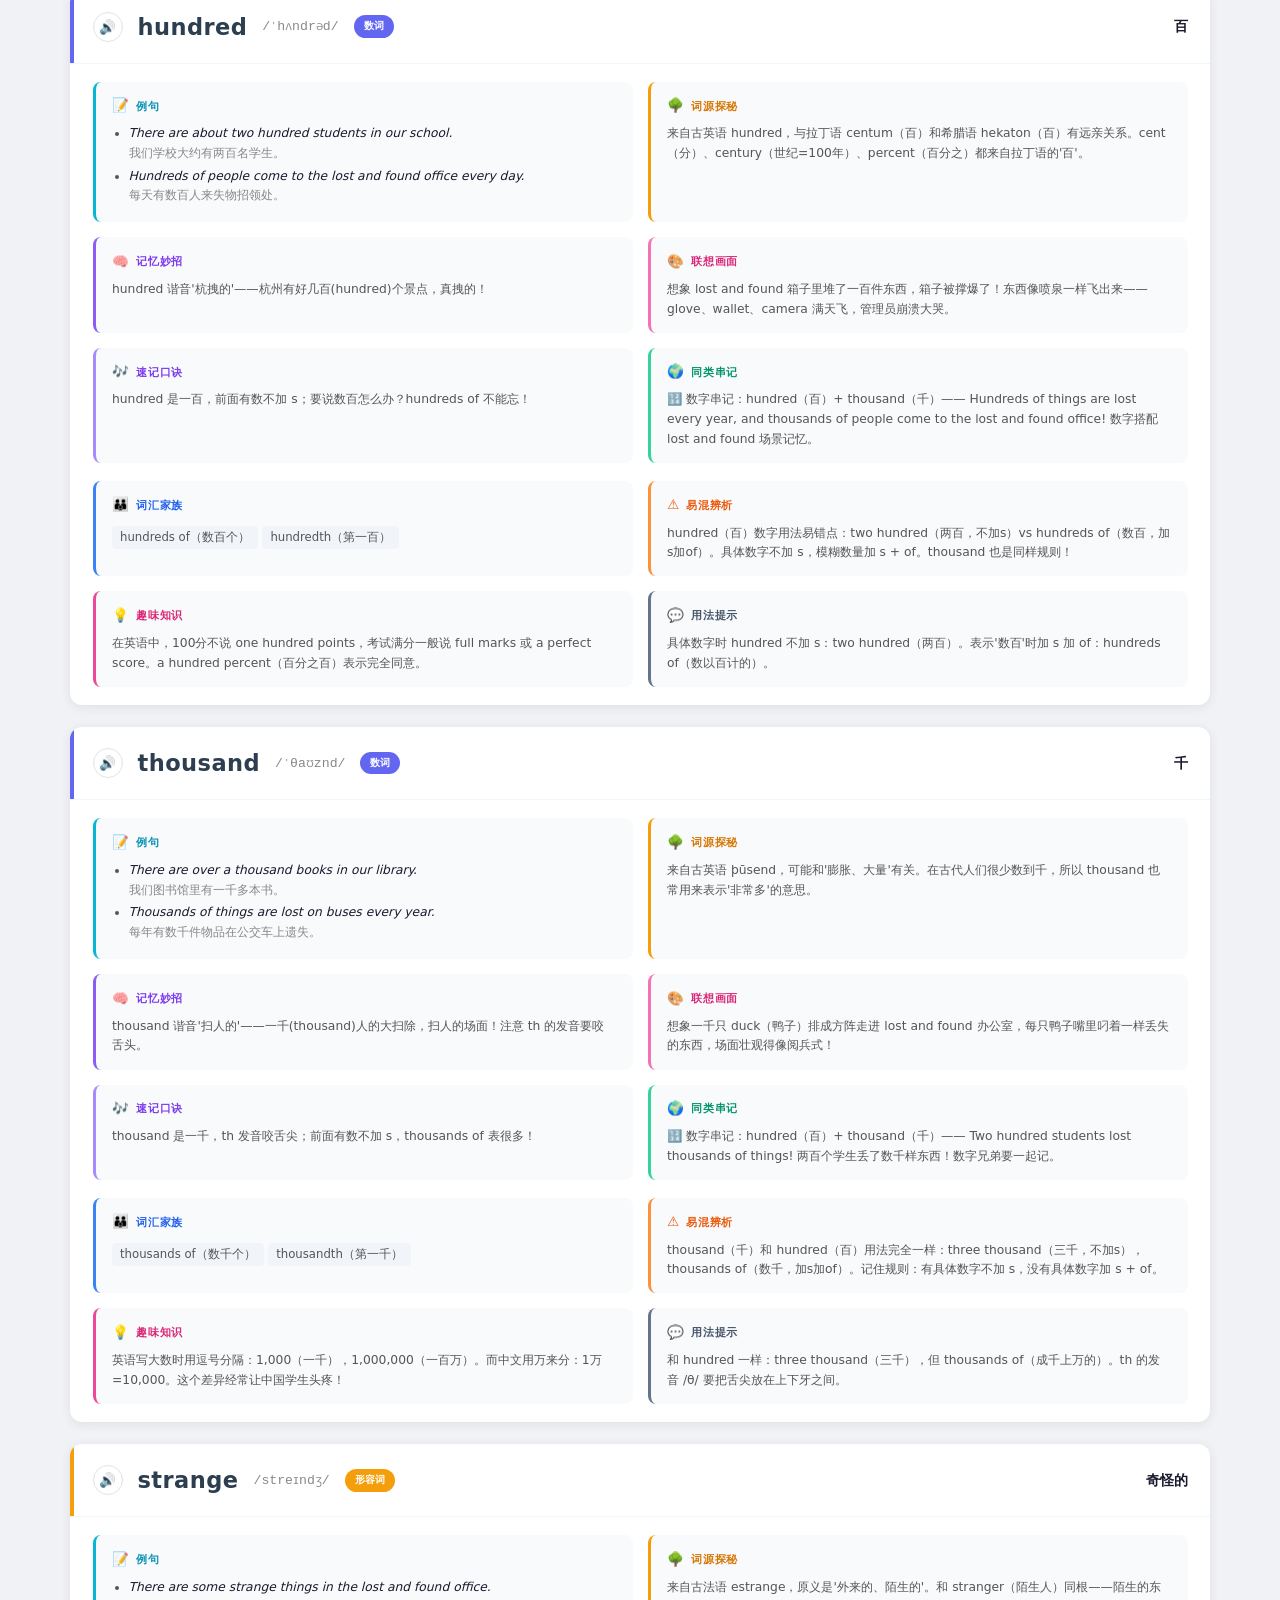
<file: unit1.html>
<!DOCTYPE html>
<html lang="zh-CN">
<head>
<meta charset="UTF-8"><meta name="viewport" content="width=device-width,initial-scale=1">
<meta name="referrer" content="no-referrer">
<title>Module 1 — 词汇分析</title>
<link rel="stylesheet" href="style.css?v=23">
</head>
<body>
<div id="unit-root"><p style="color:#888;padding:2rem">Loading...</p></div>
<script src="vocab-data-u1.js"></script>
<script src="tts.js"></script>
<script src="word-renderer.js"></script>
<script>WordRenderer.renderUnit(UNIT1, document.getElementById('unit-root'));</script>
</body></html>
</file>
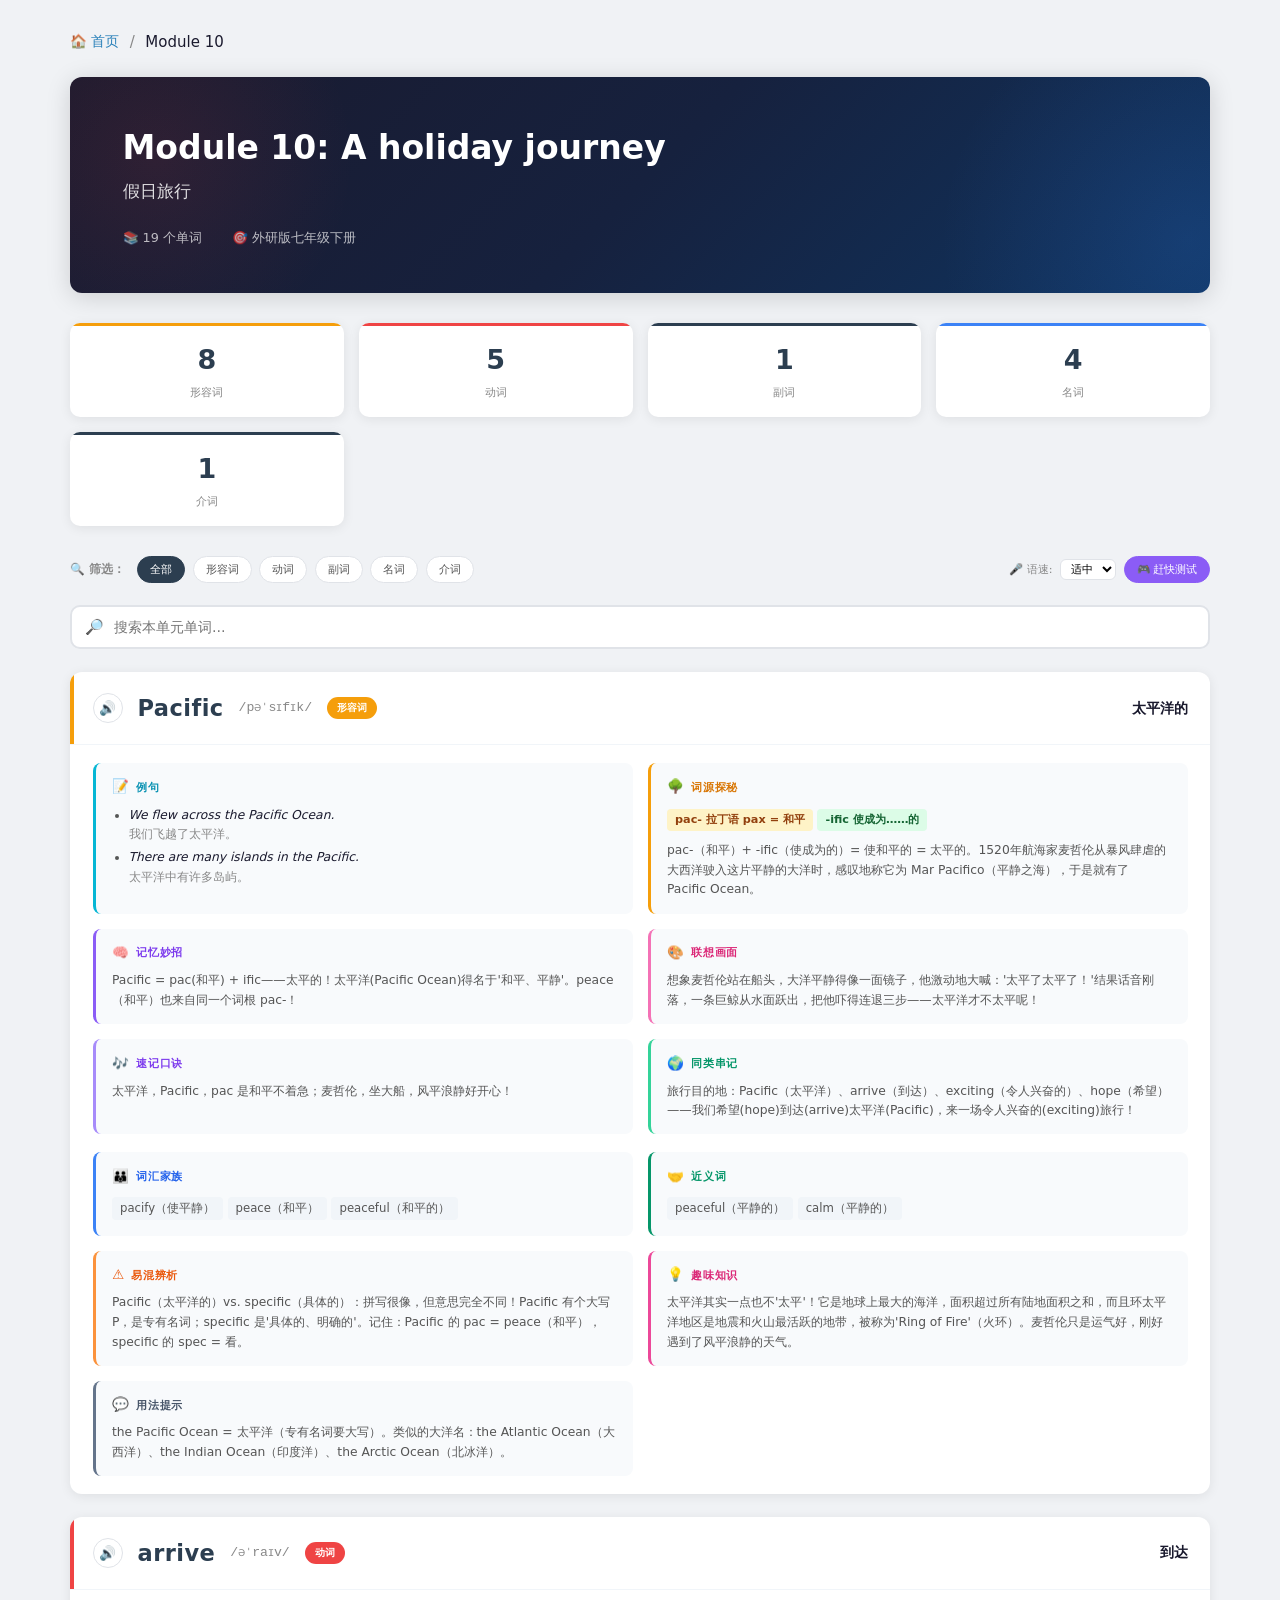
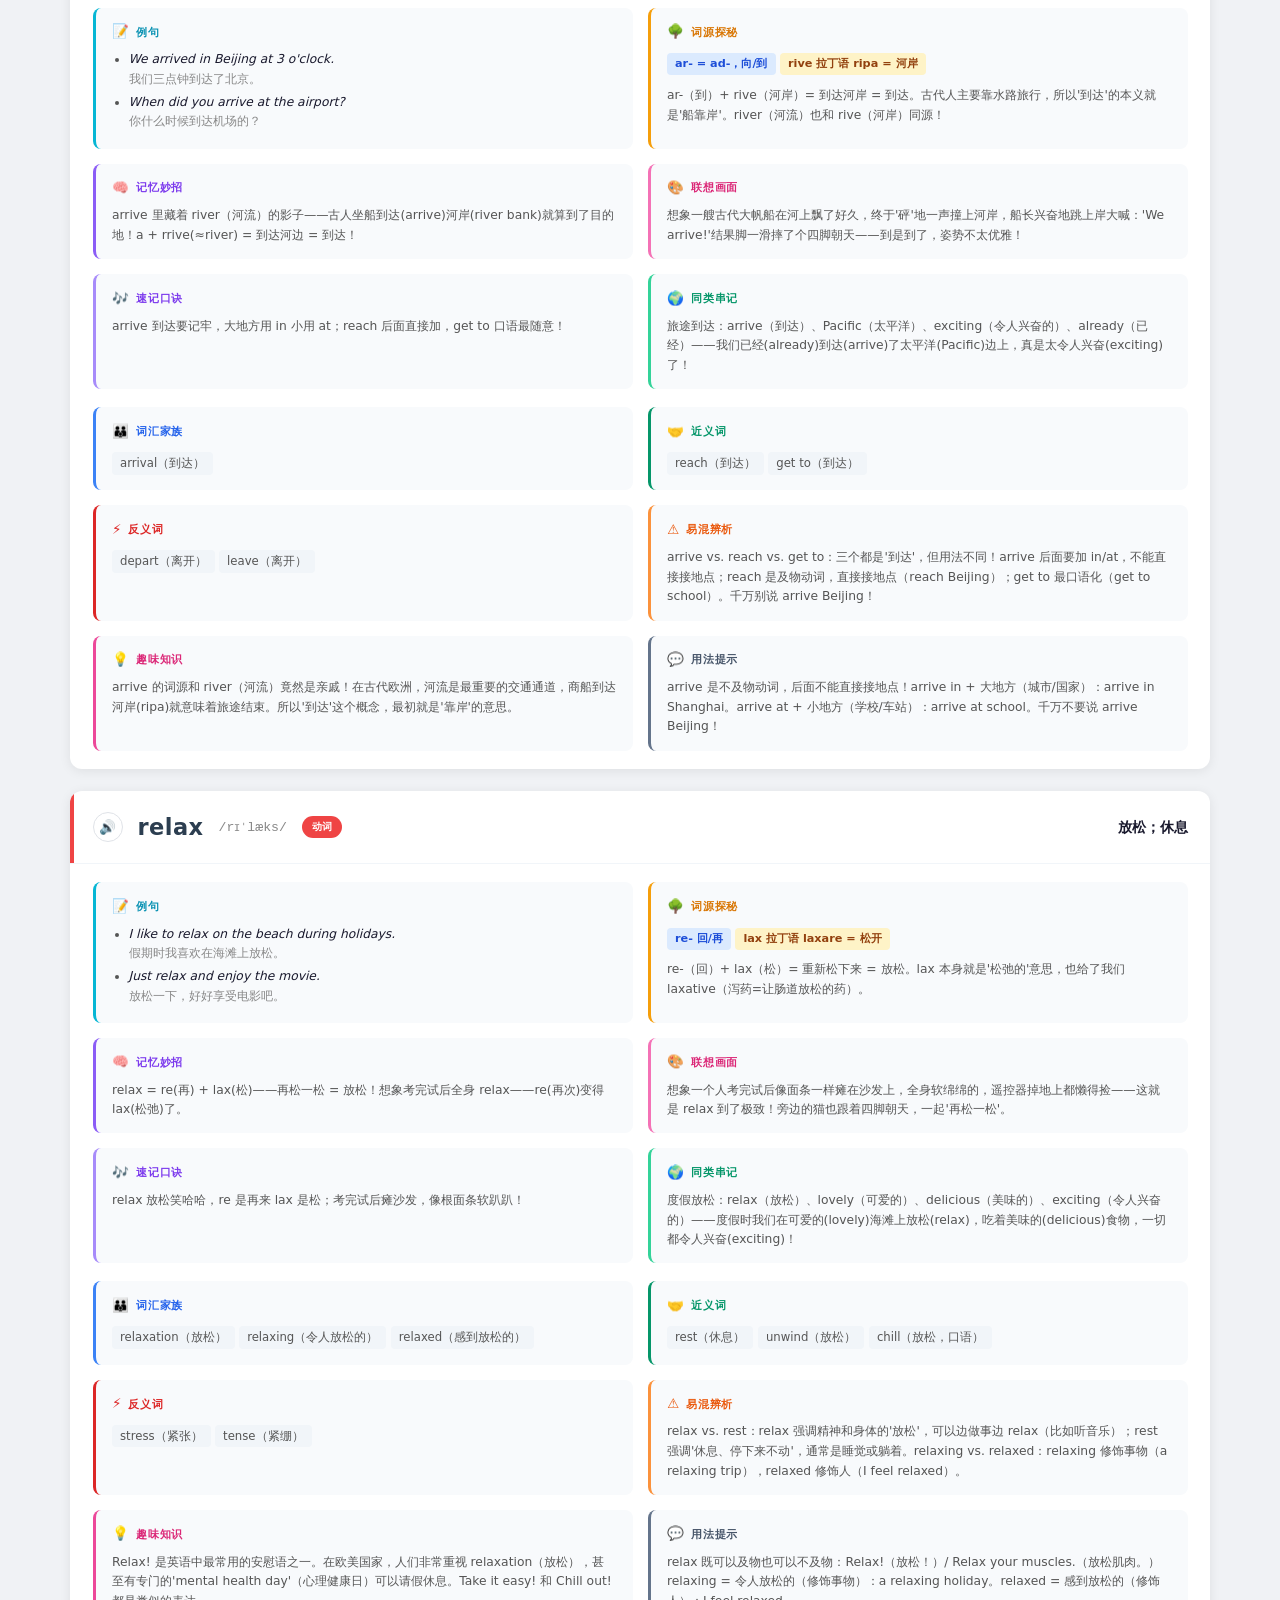
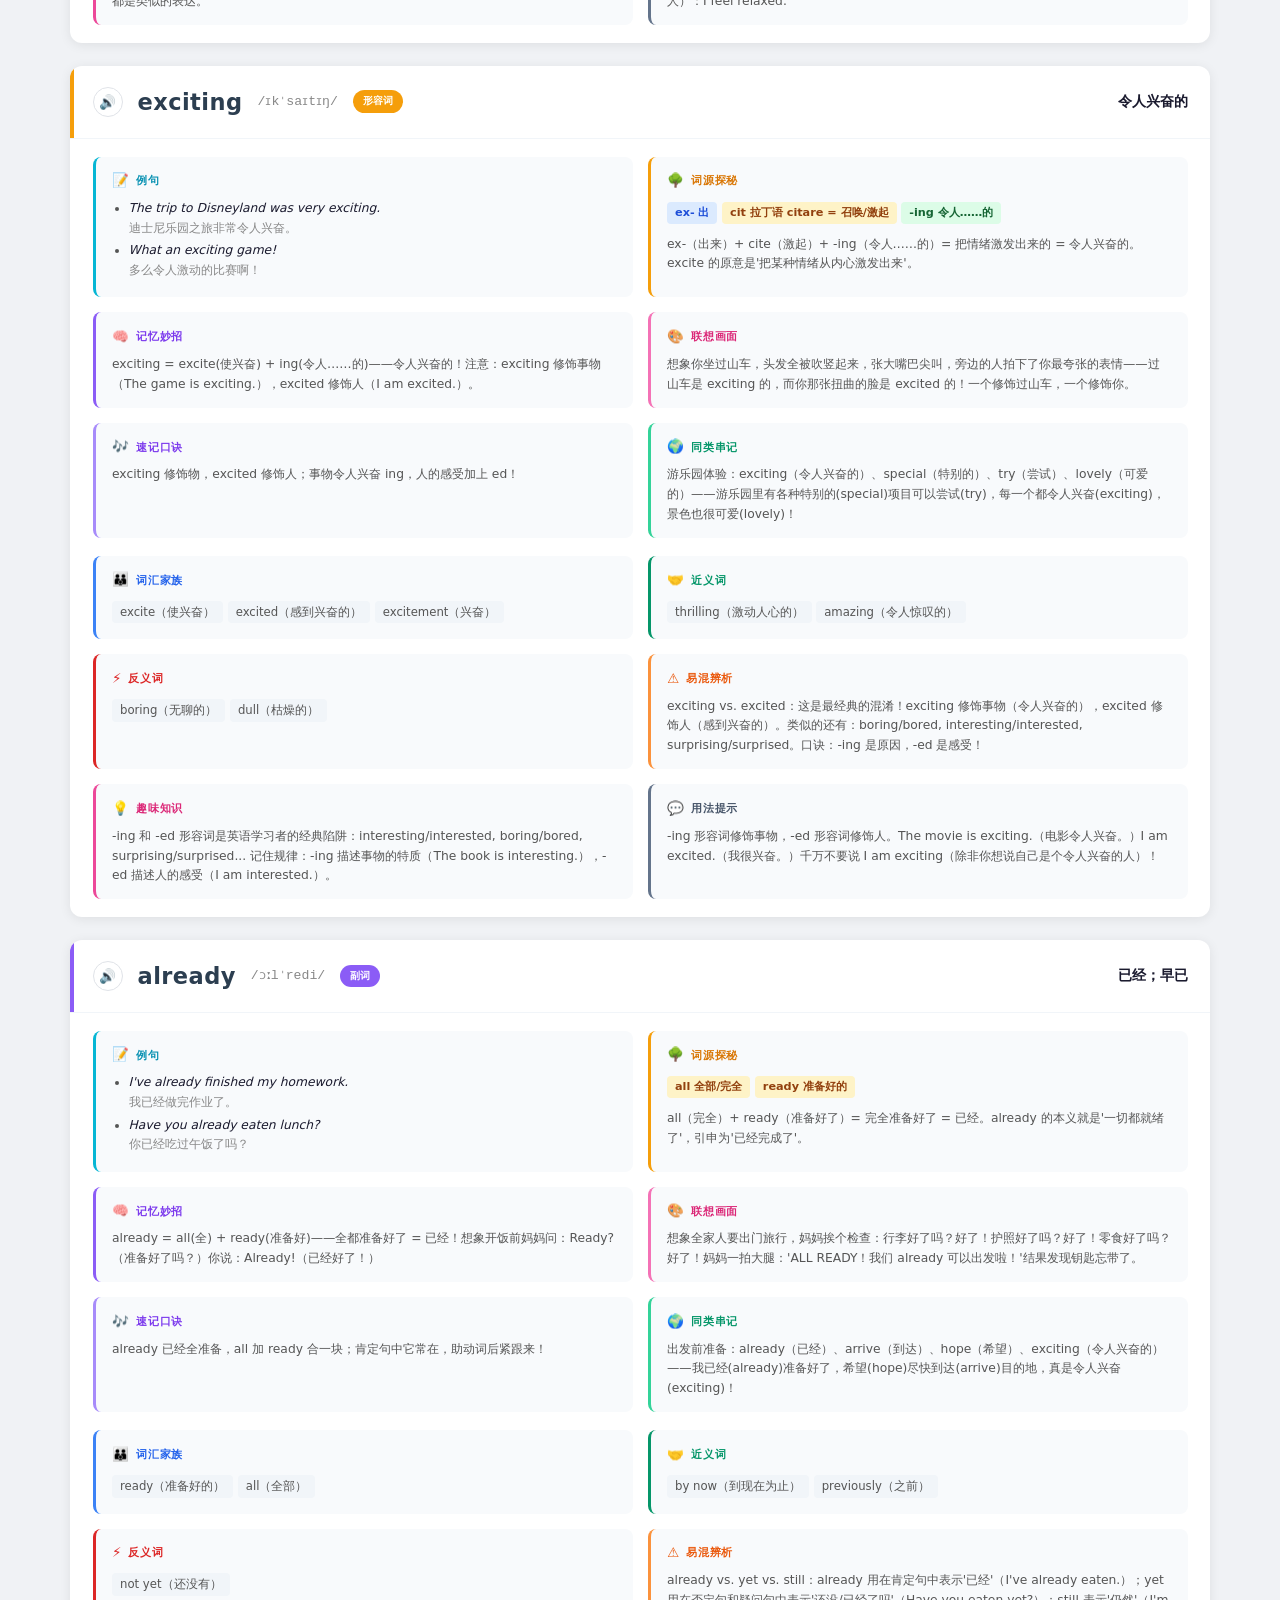
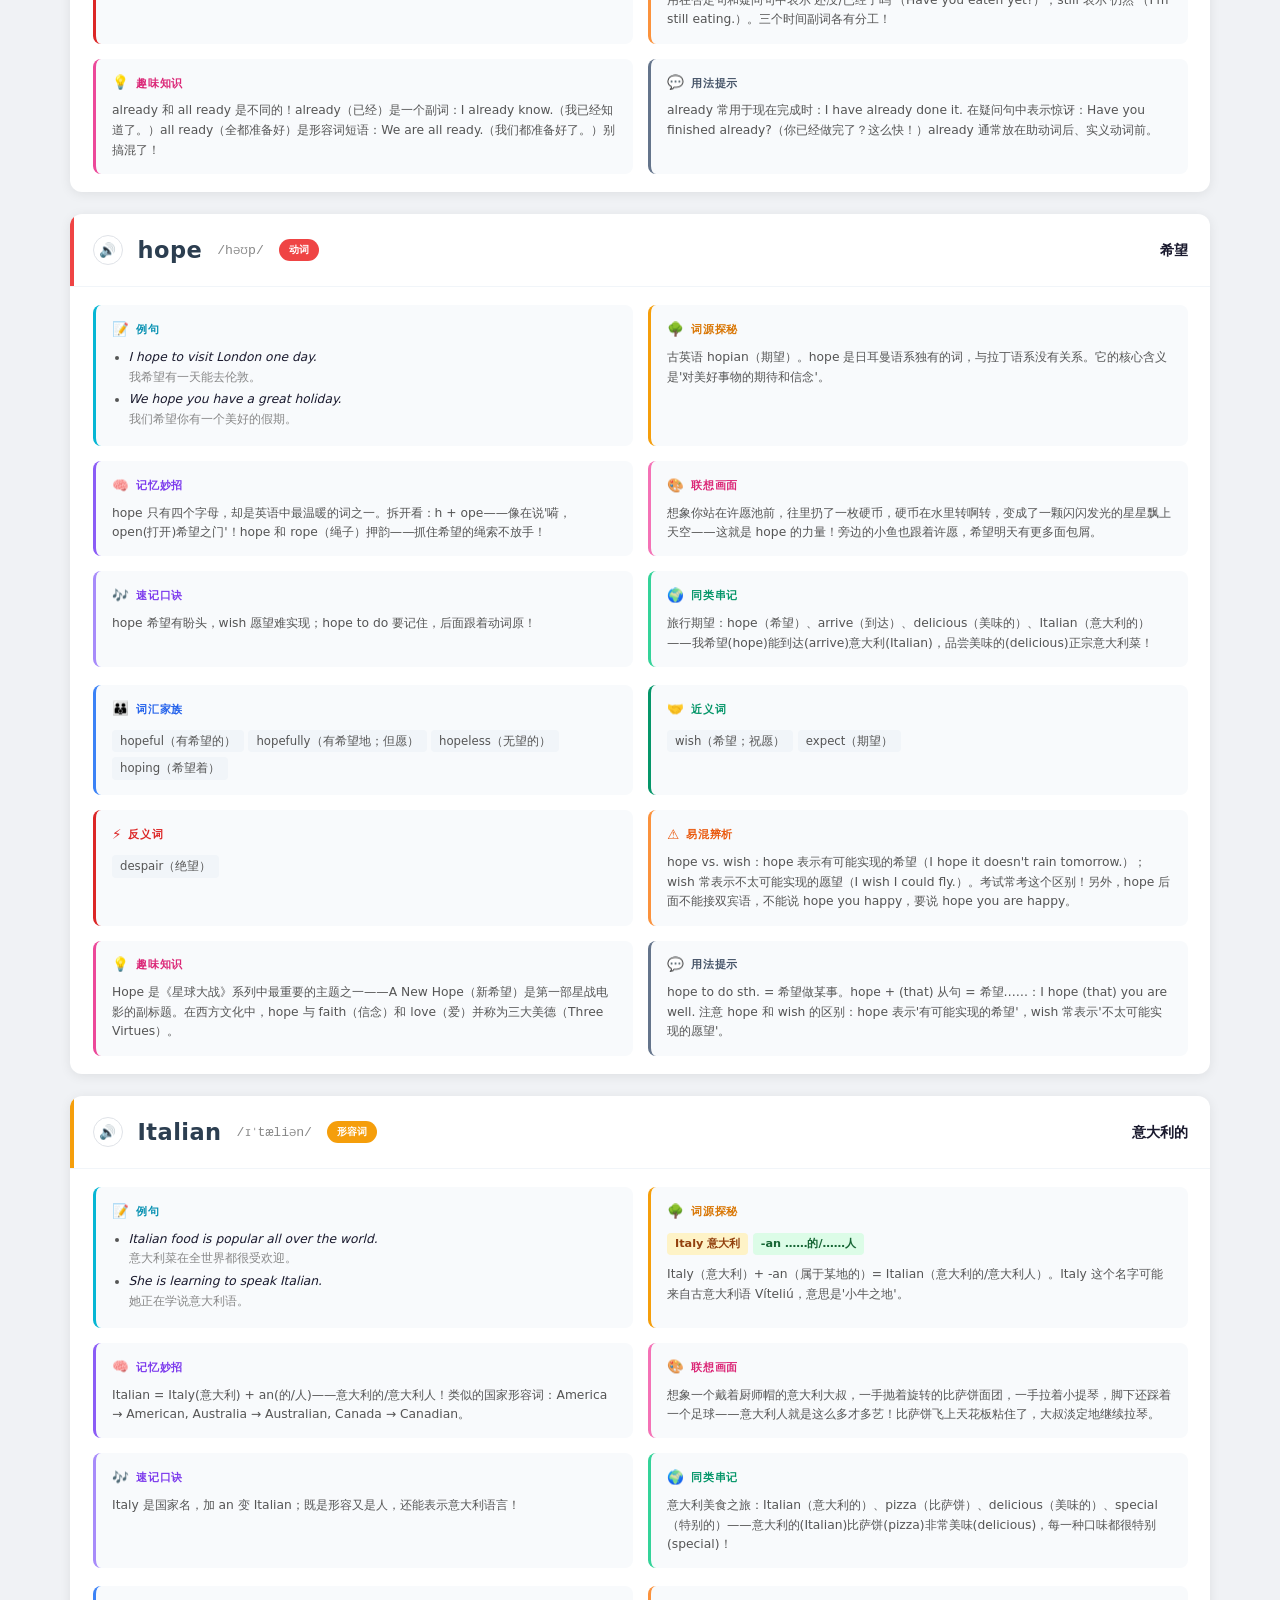
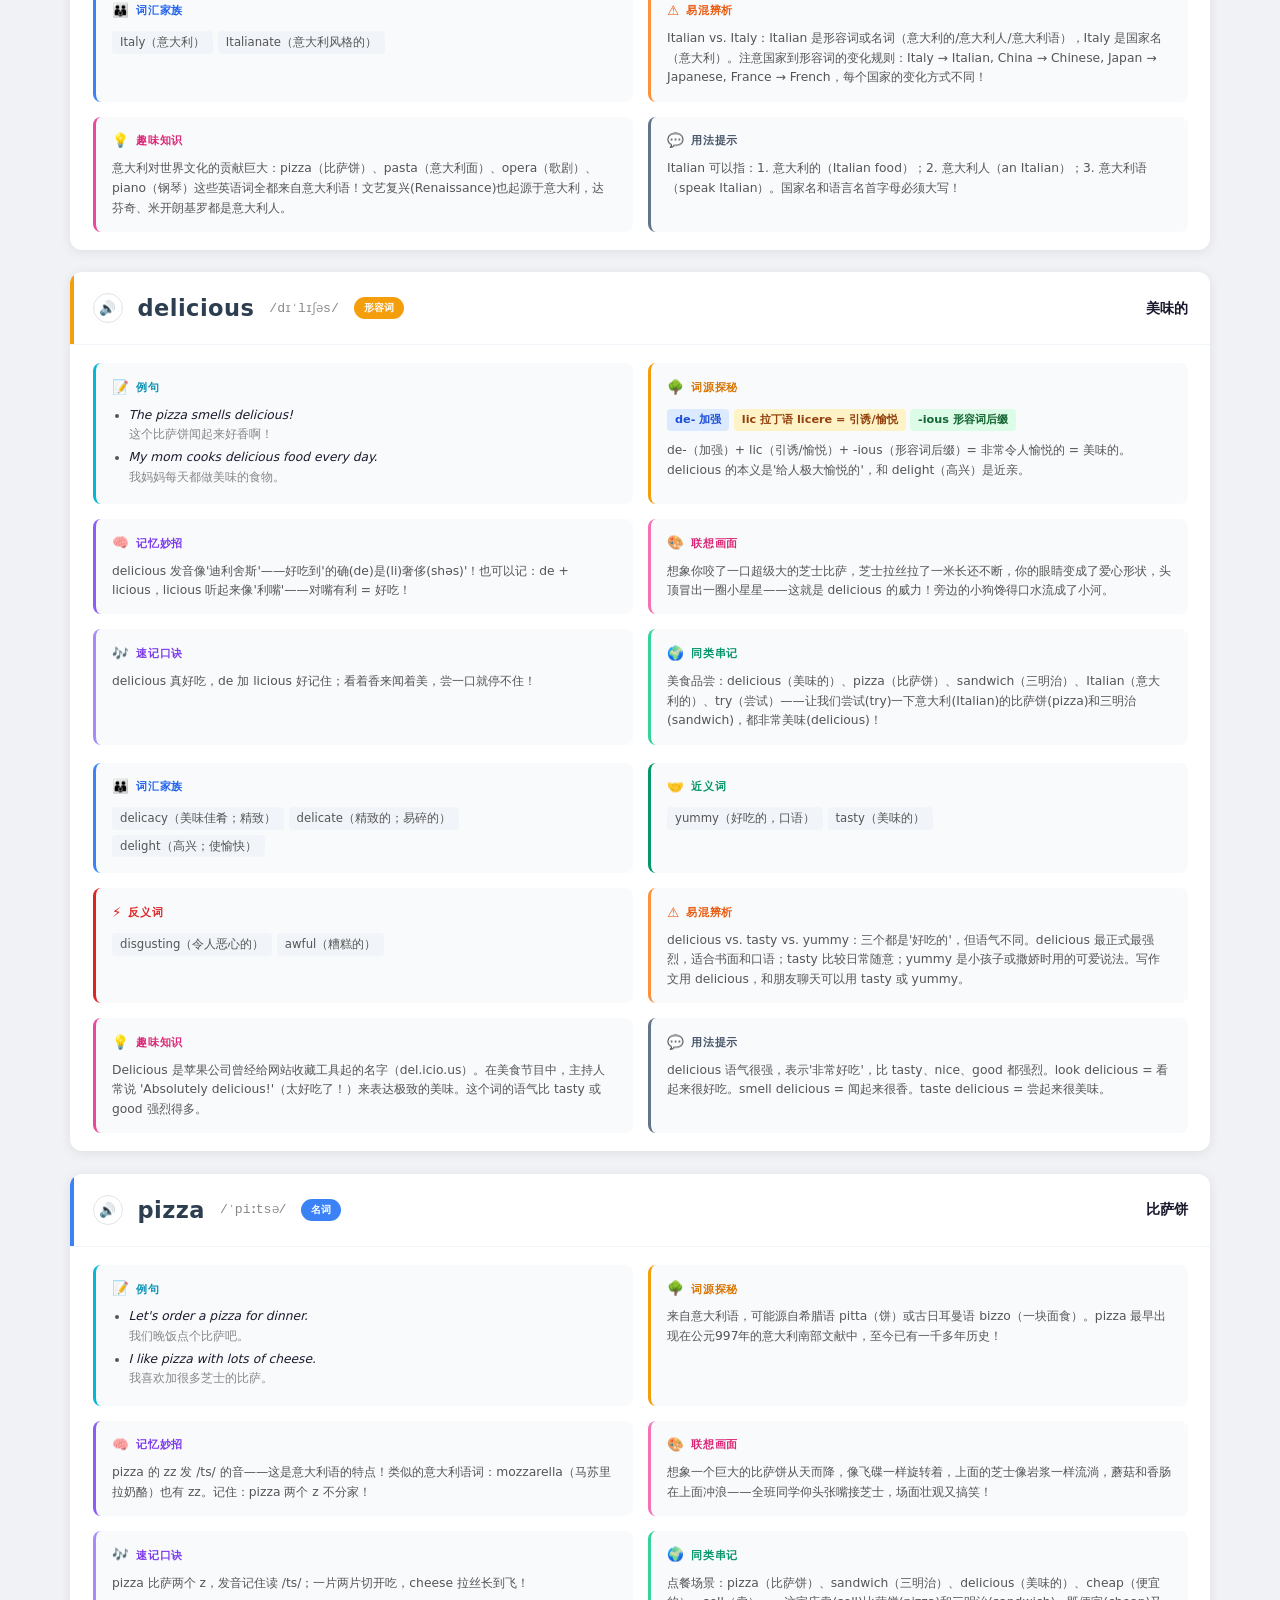
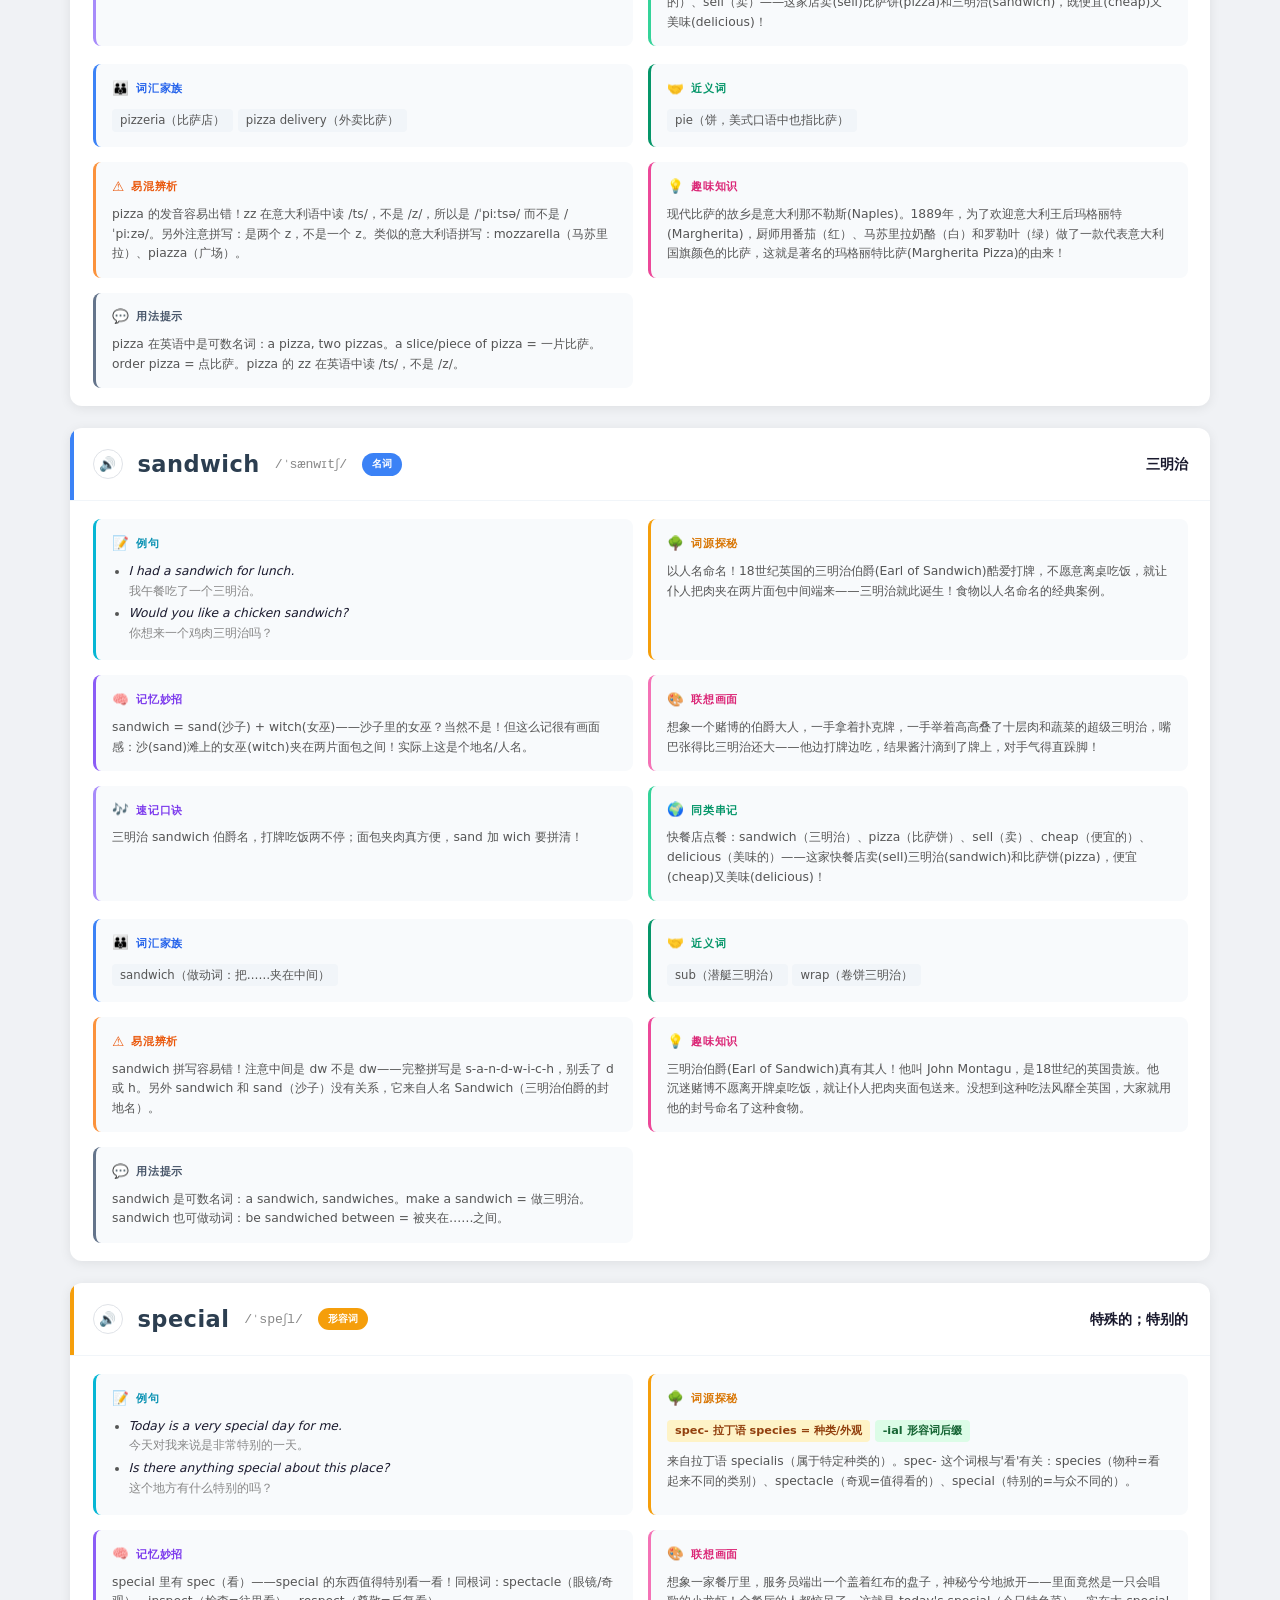
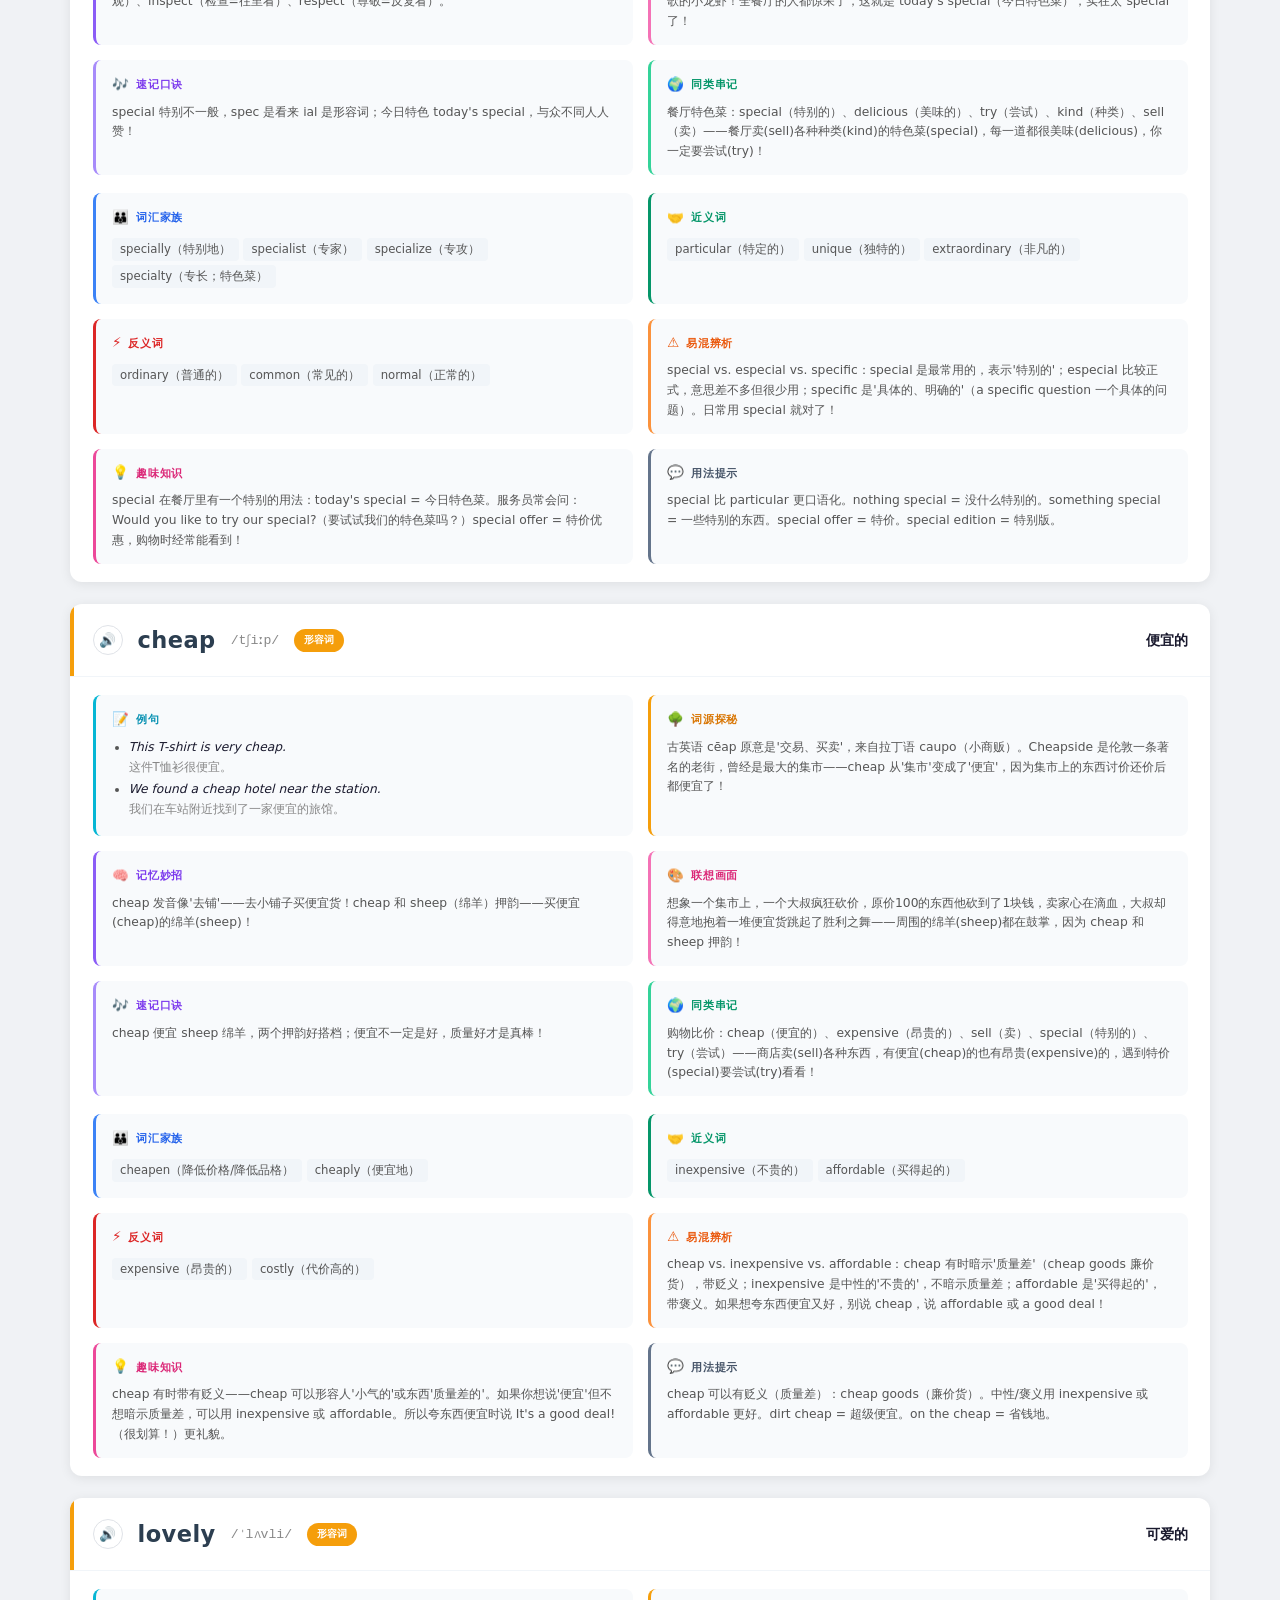
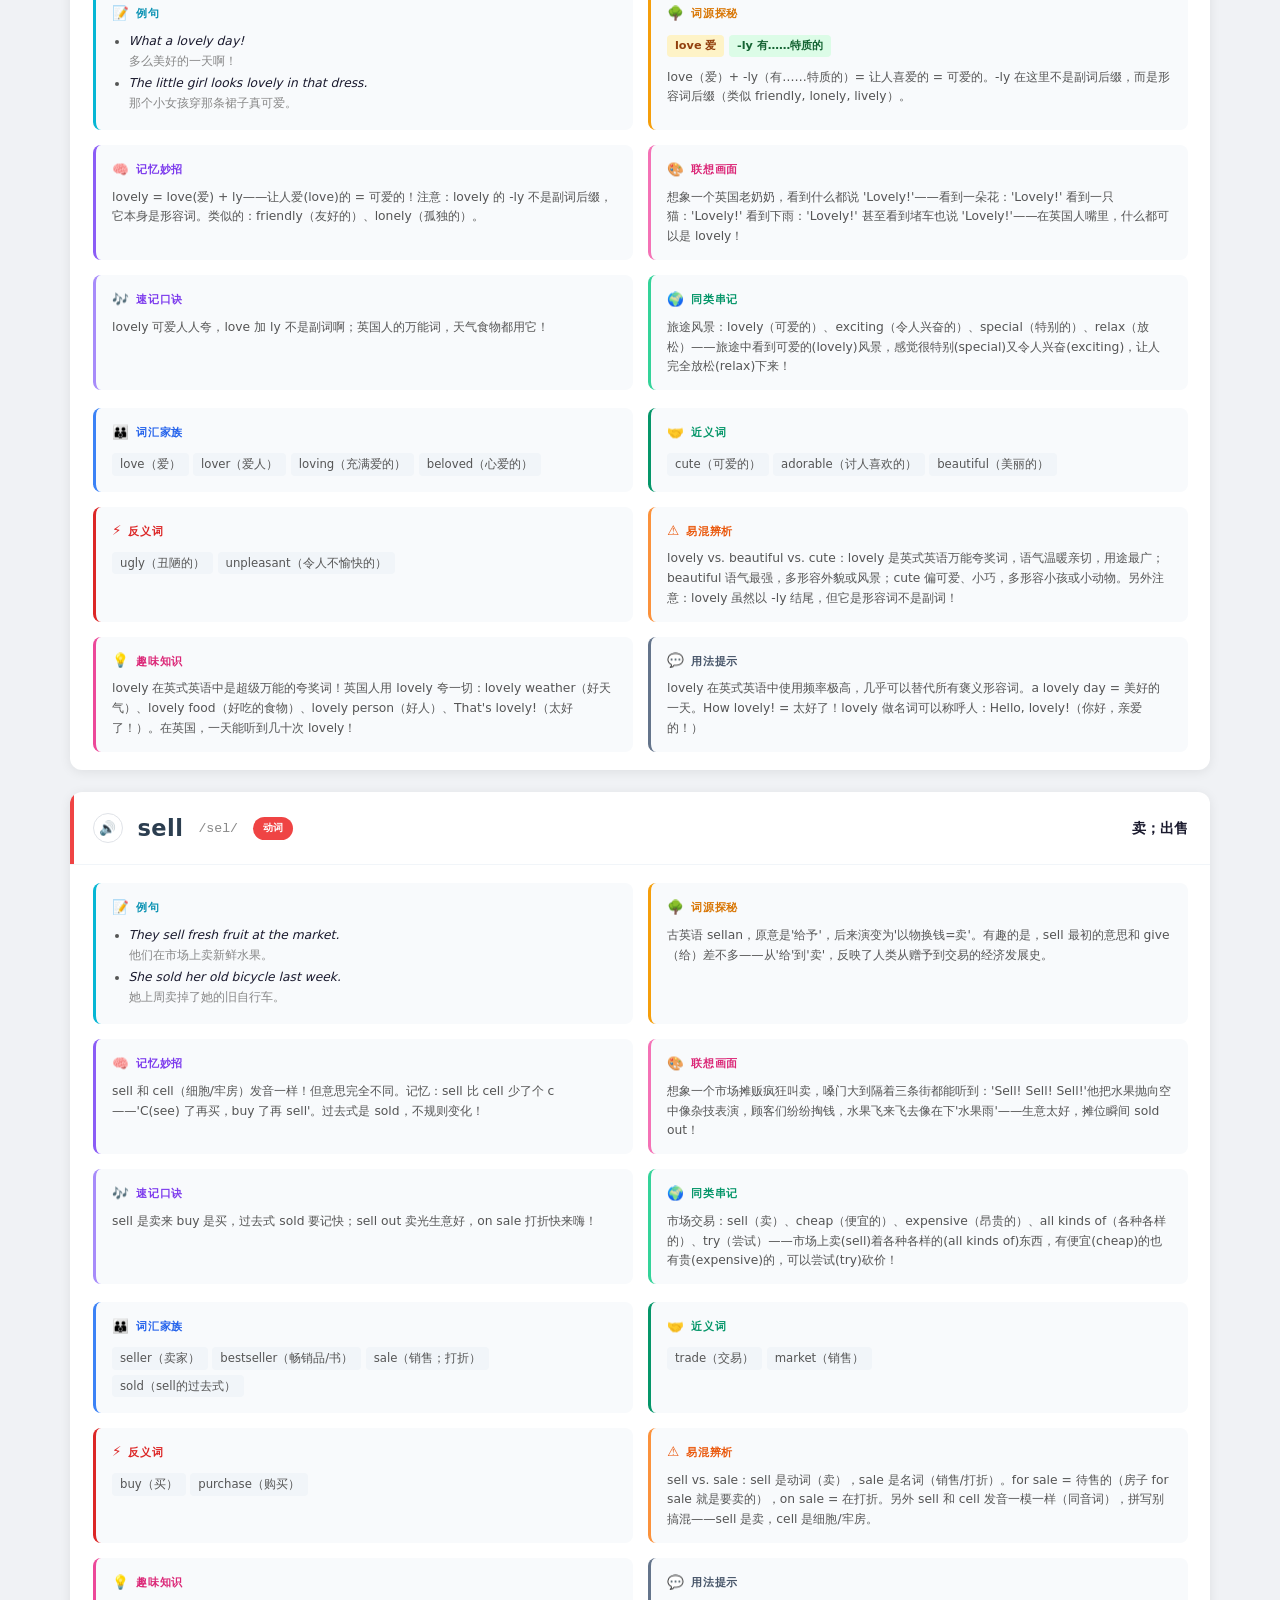
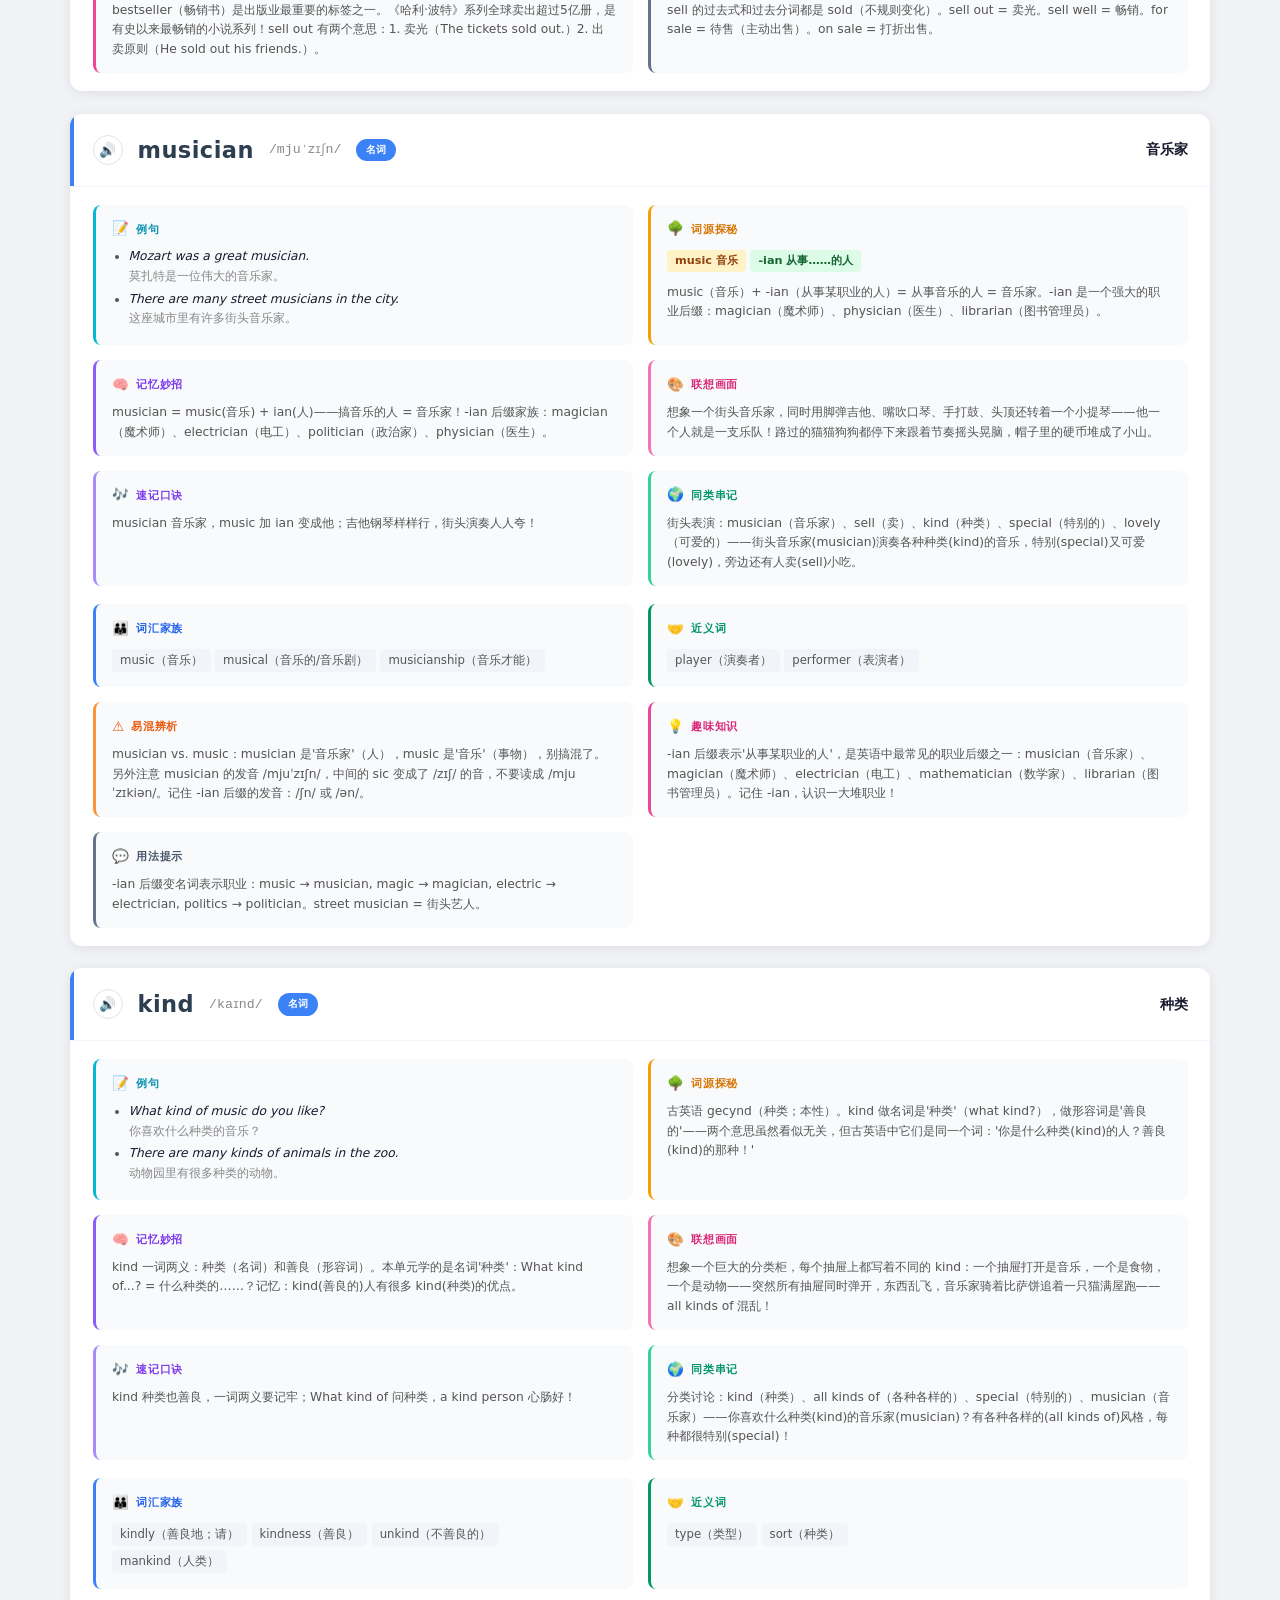
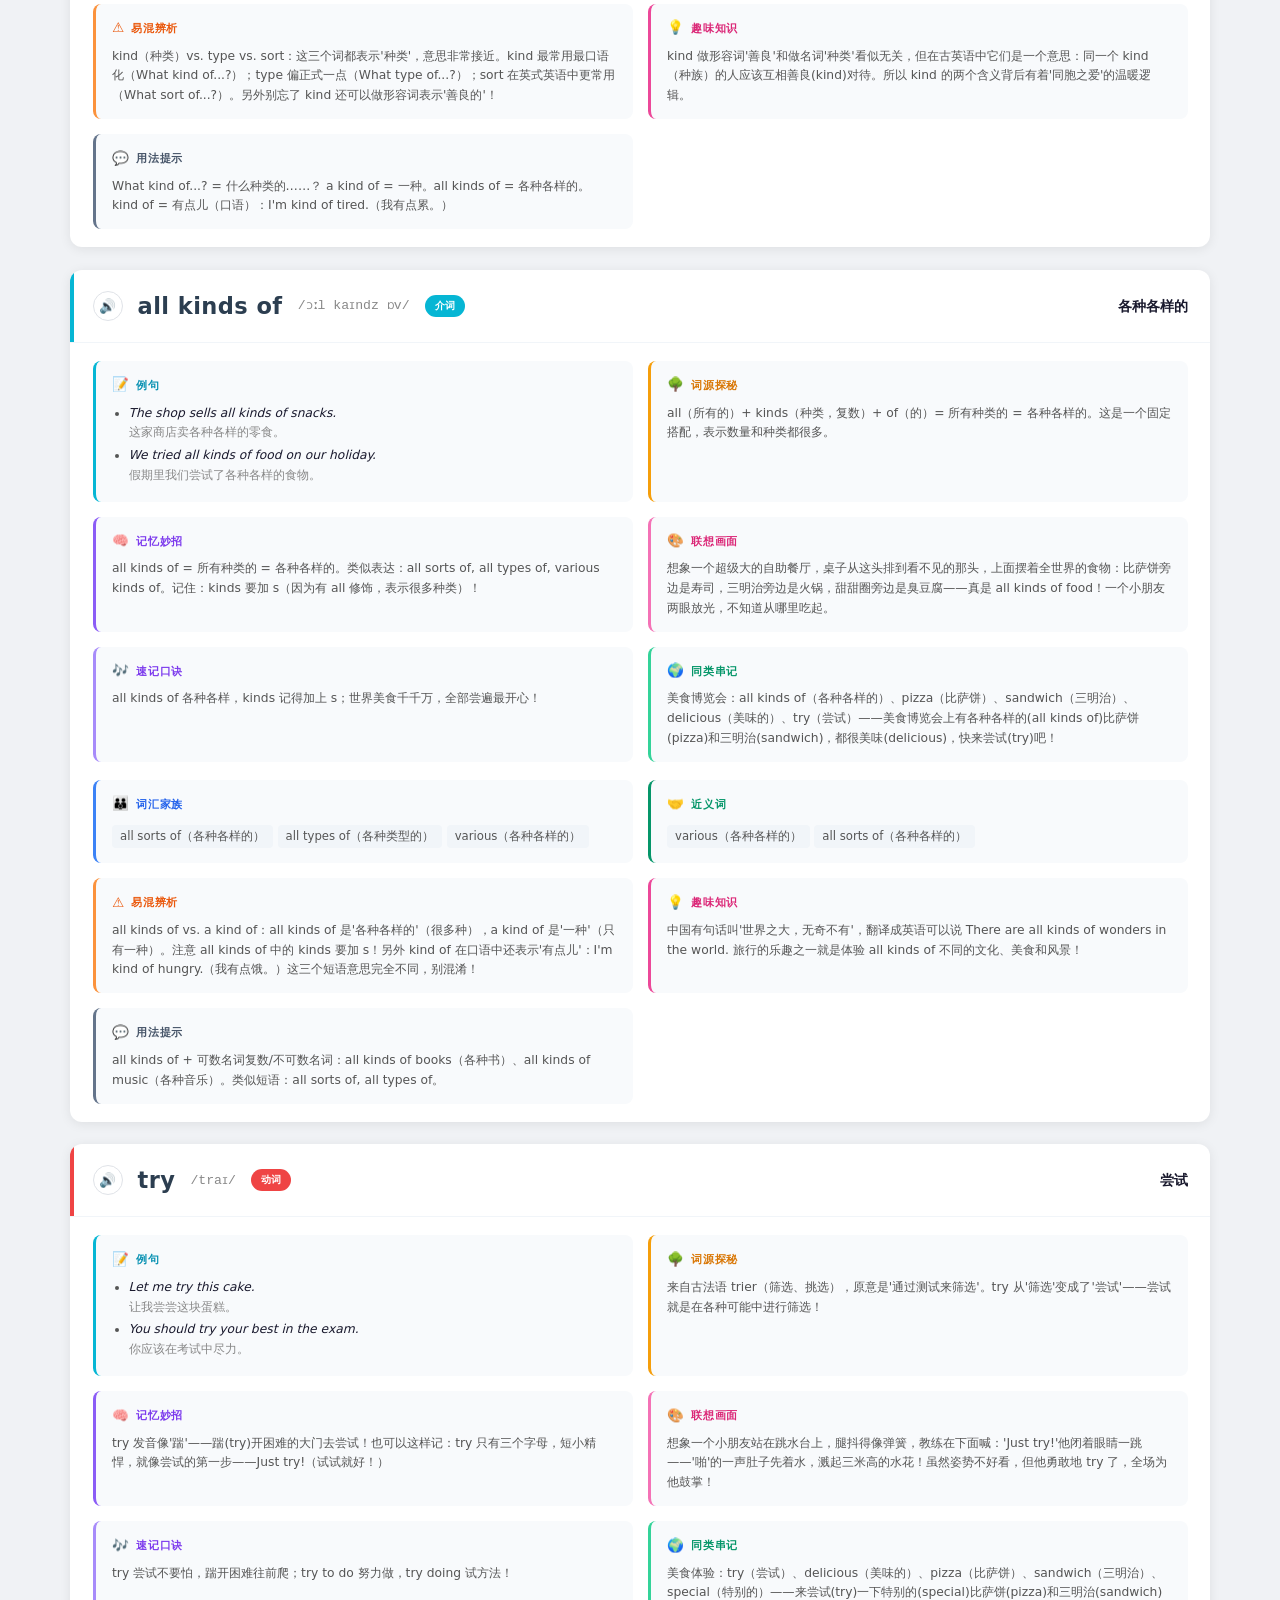
<file: unit10.html>
<!DOCTYPE html>
<html lang="zh-CN">
<head>
<meta charset="UTF-8"><meta name="viewport" content="width=device-width,initial-scale=1">
<meta name="referrer" content="no-referrer">
<title>Module 10 — 词汇分析</title>
<link rel="stylesheet" href="style.css?v=23">
</head>
<body>
<div id="unit-root"><p style="color:#888;padding:2rem">Loading...</p></div>
<script src="vocab-data-u10.js"></script>
<script src="tts.js"></script>
<script src="word-renderer.js"></script>
<script>WordRenderer.renderUnit(UNIT10, document.getElementById('unit-root'));</script>
</body></html>
</file>
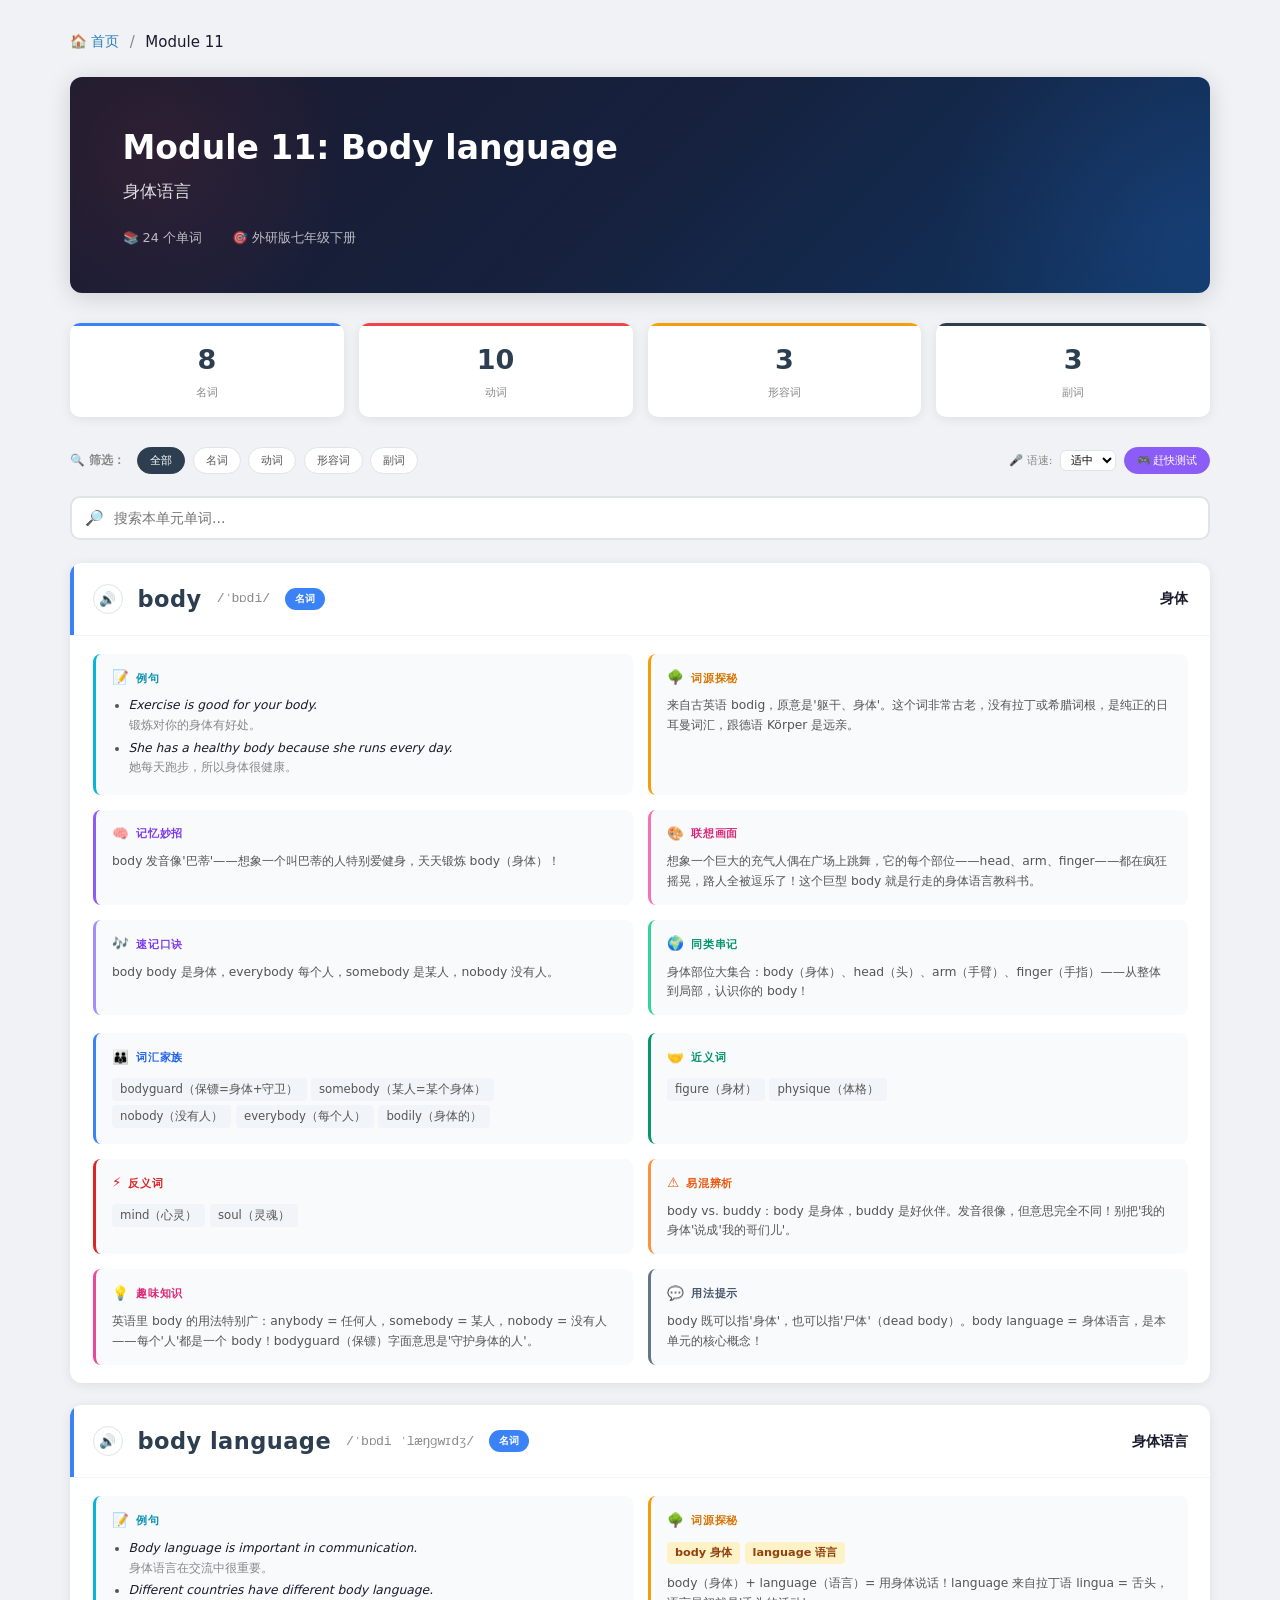
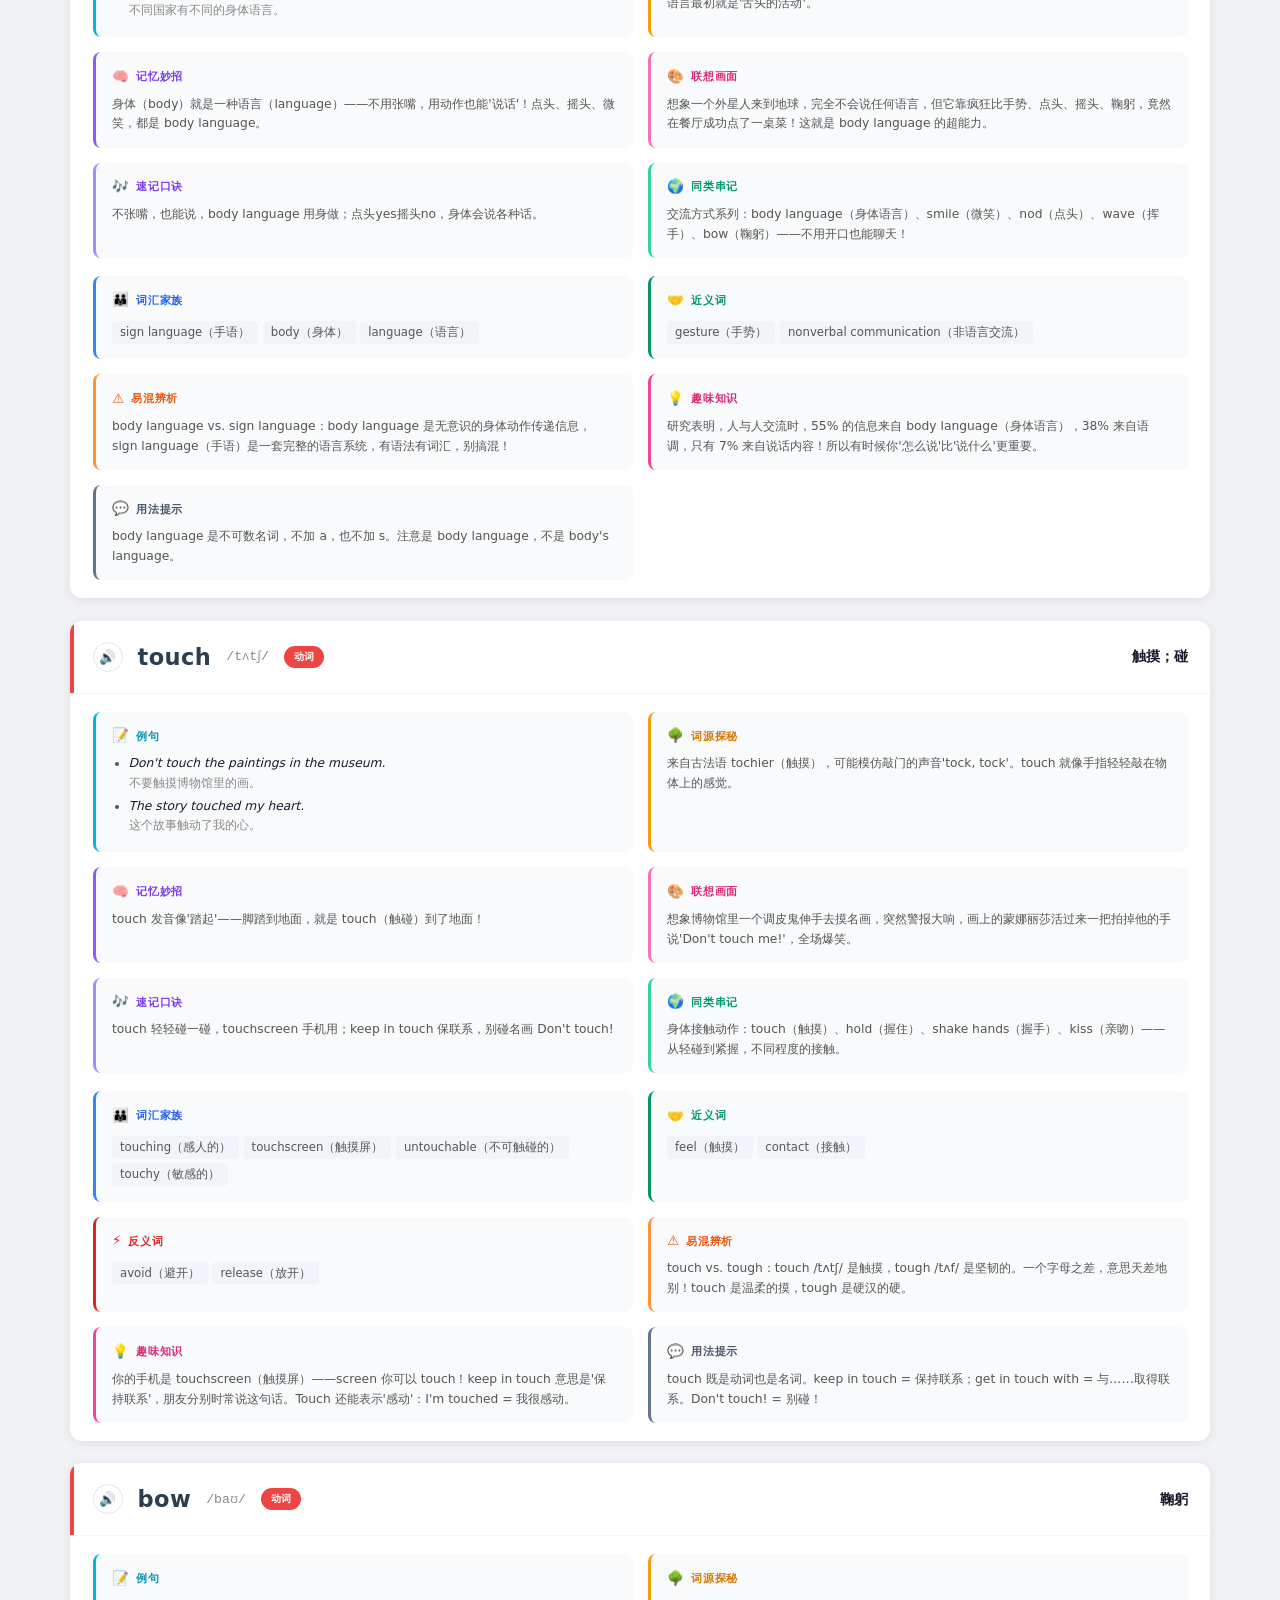
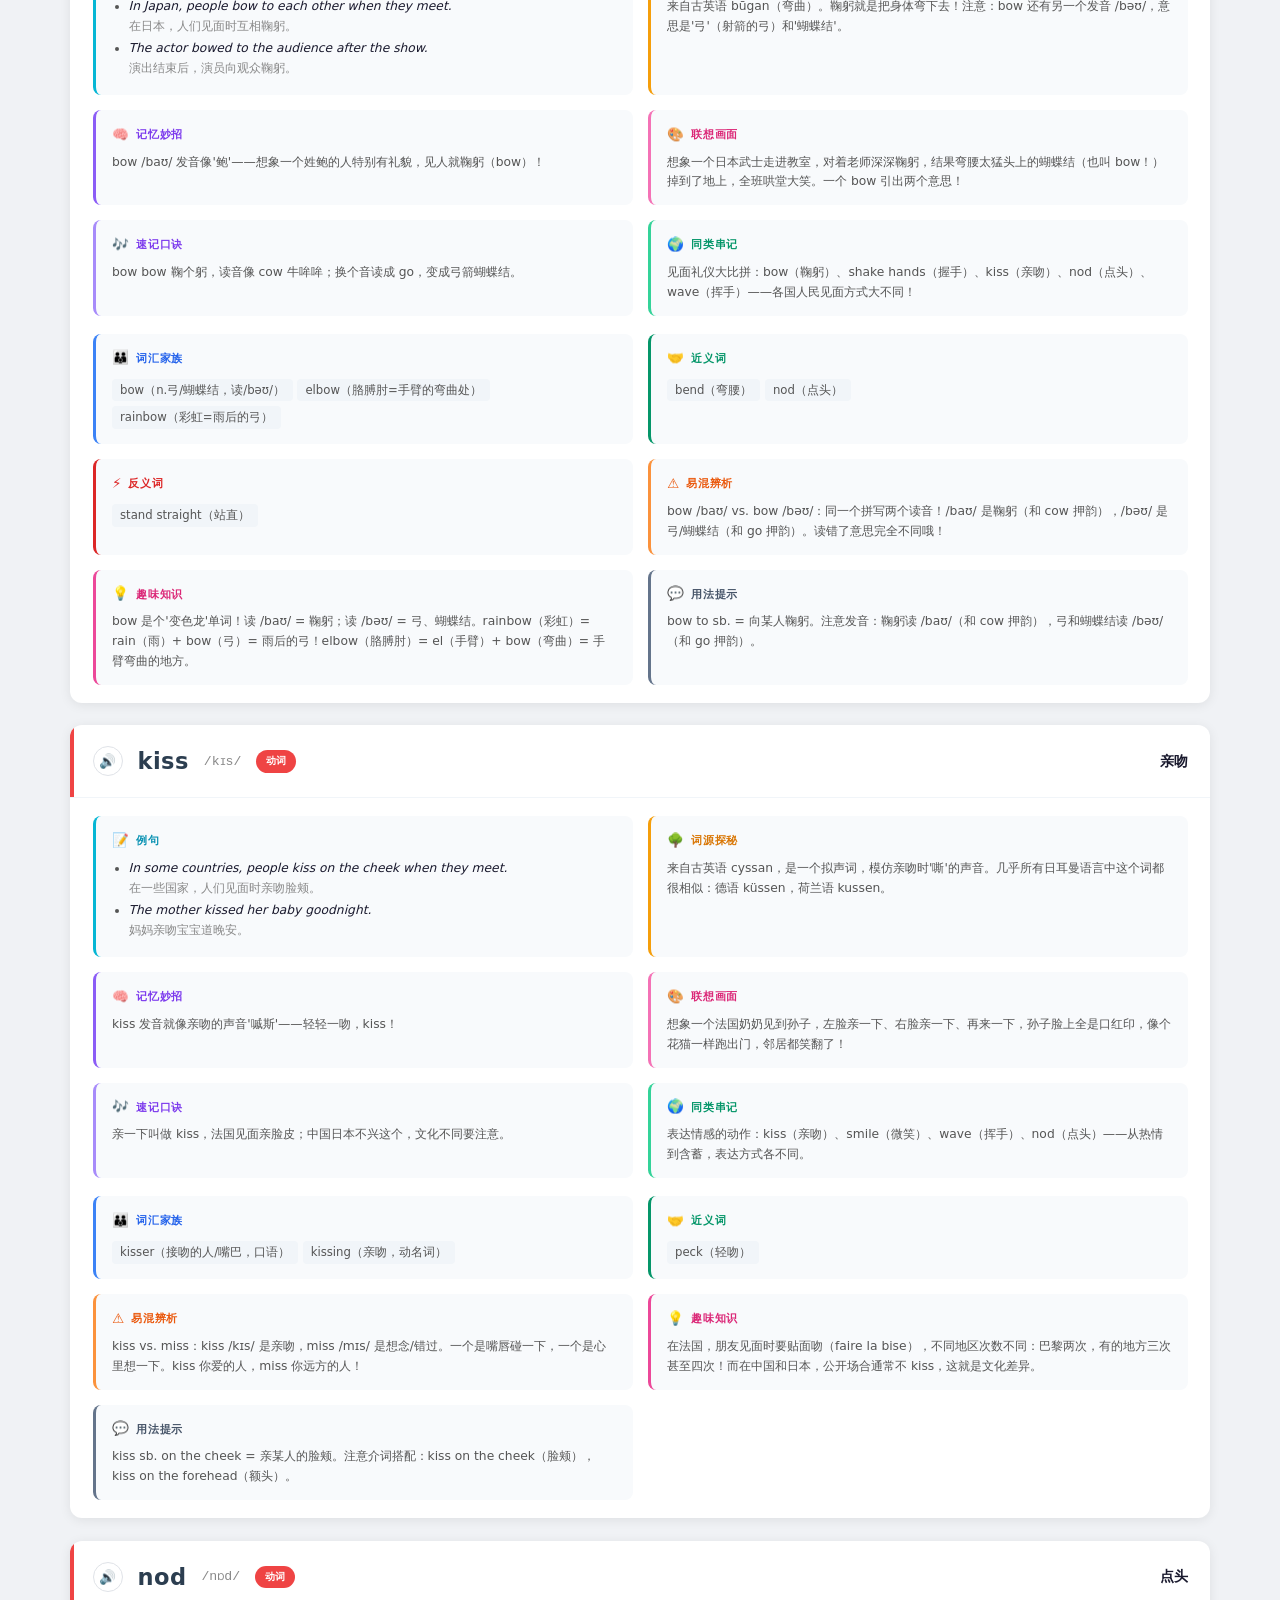
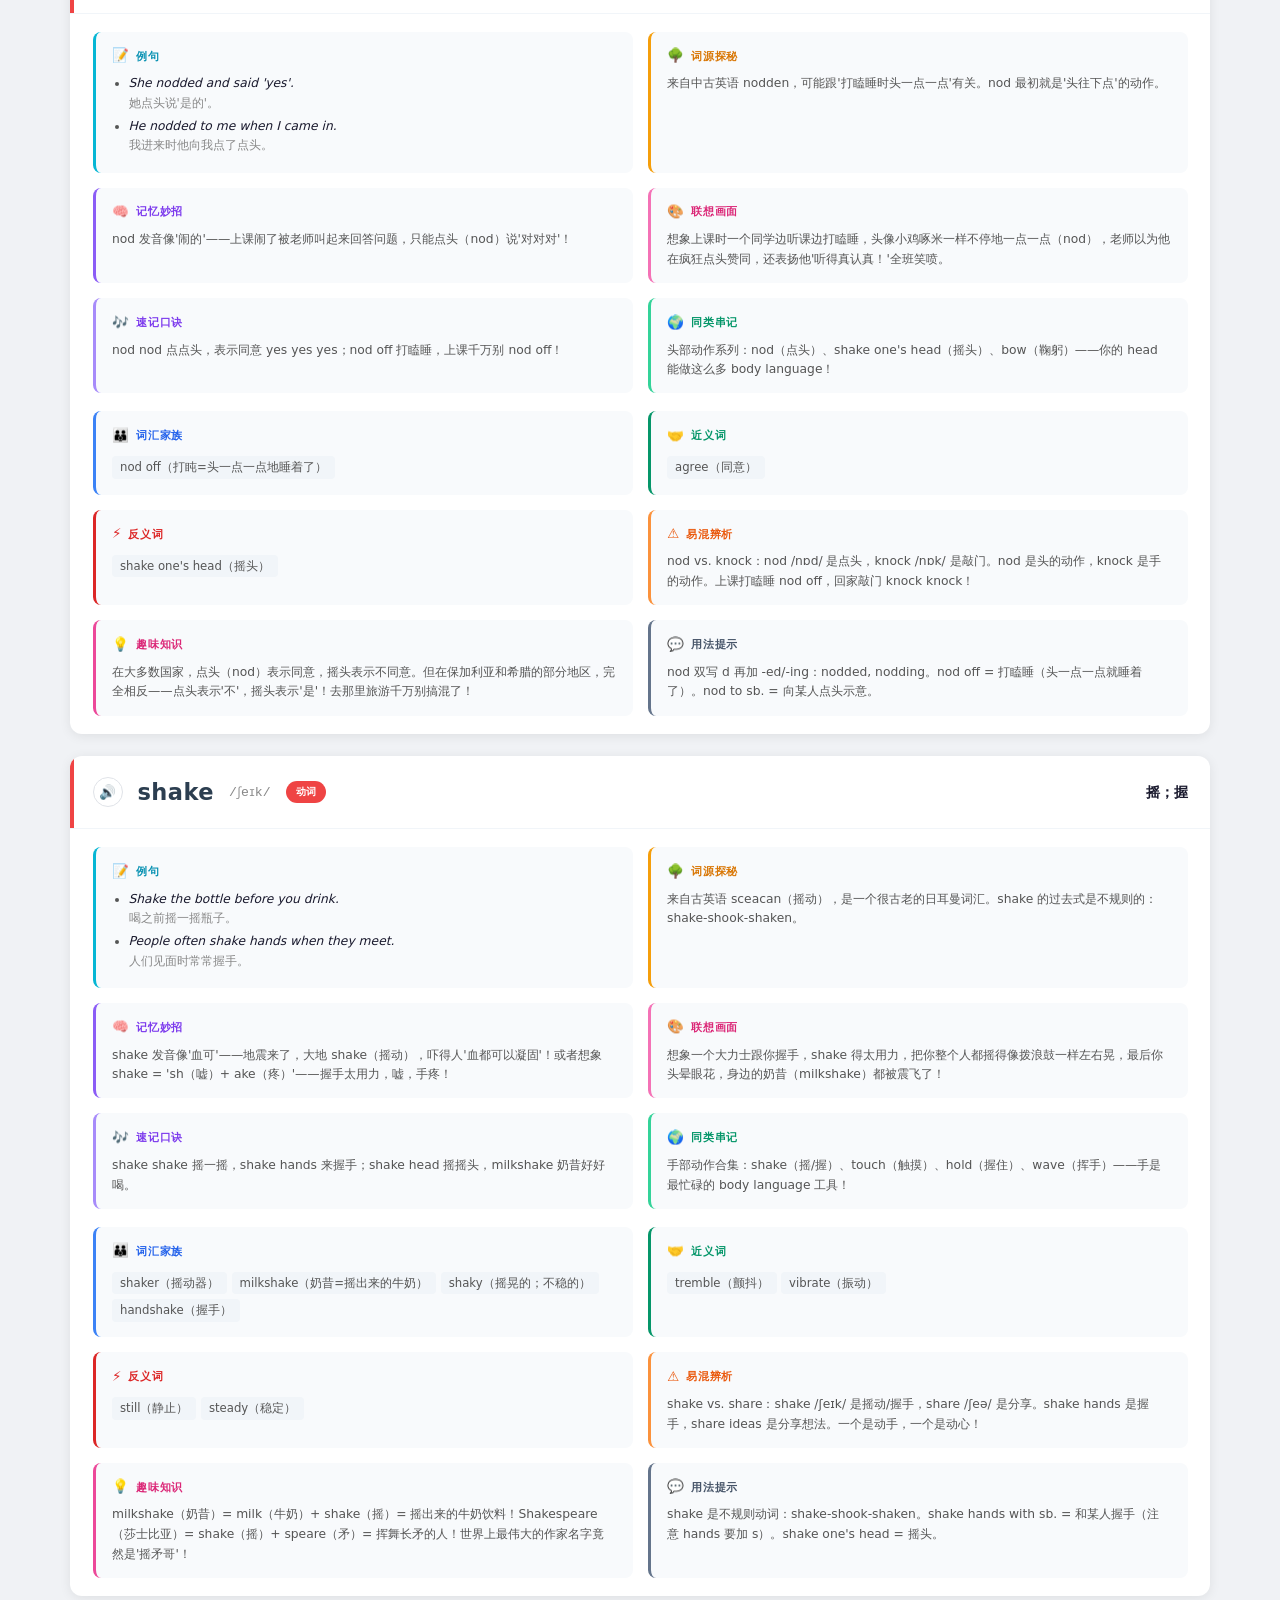
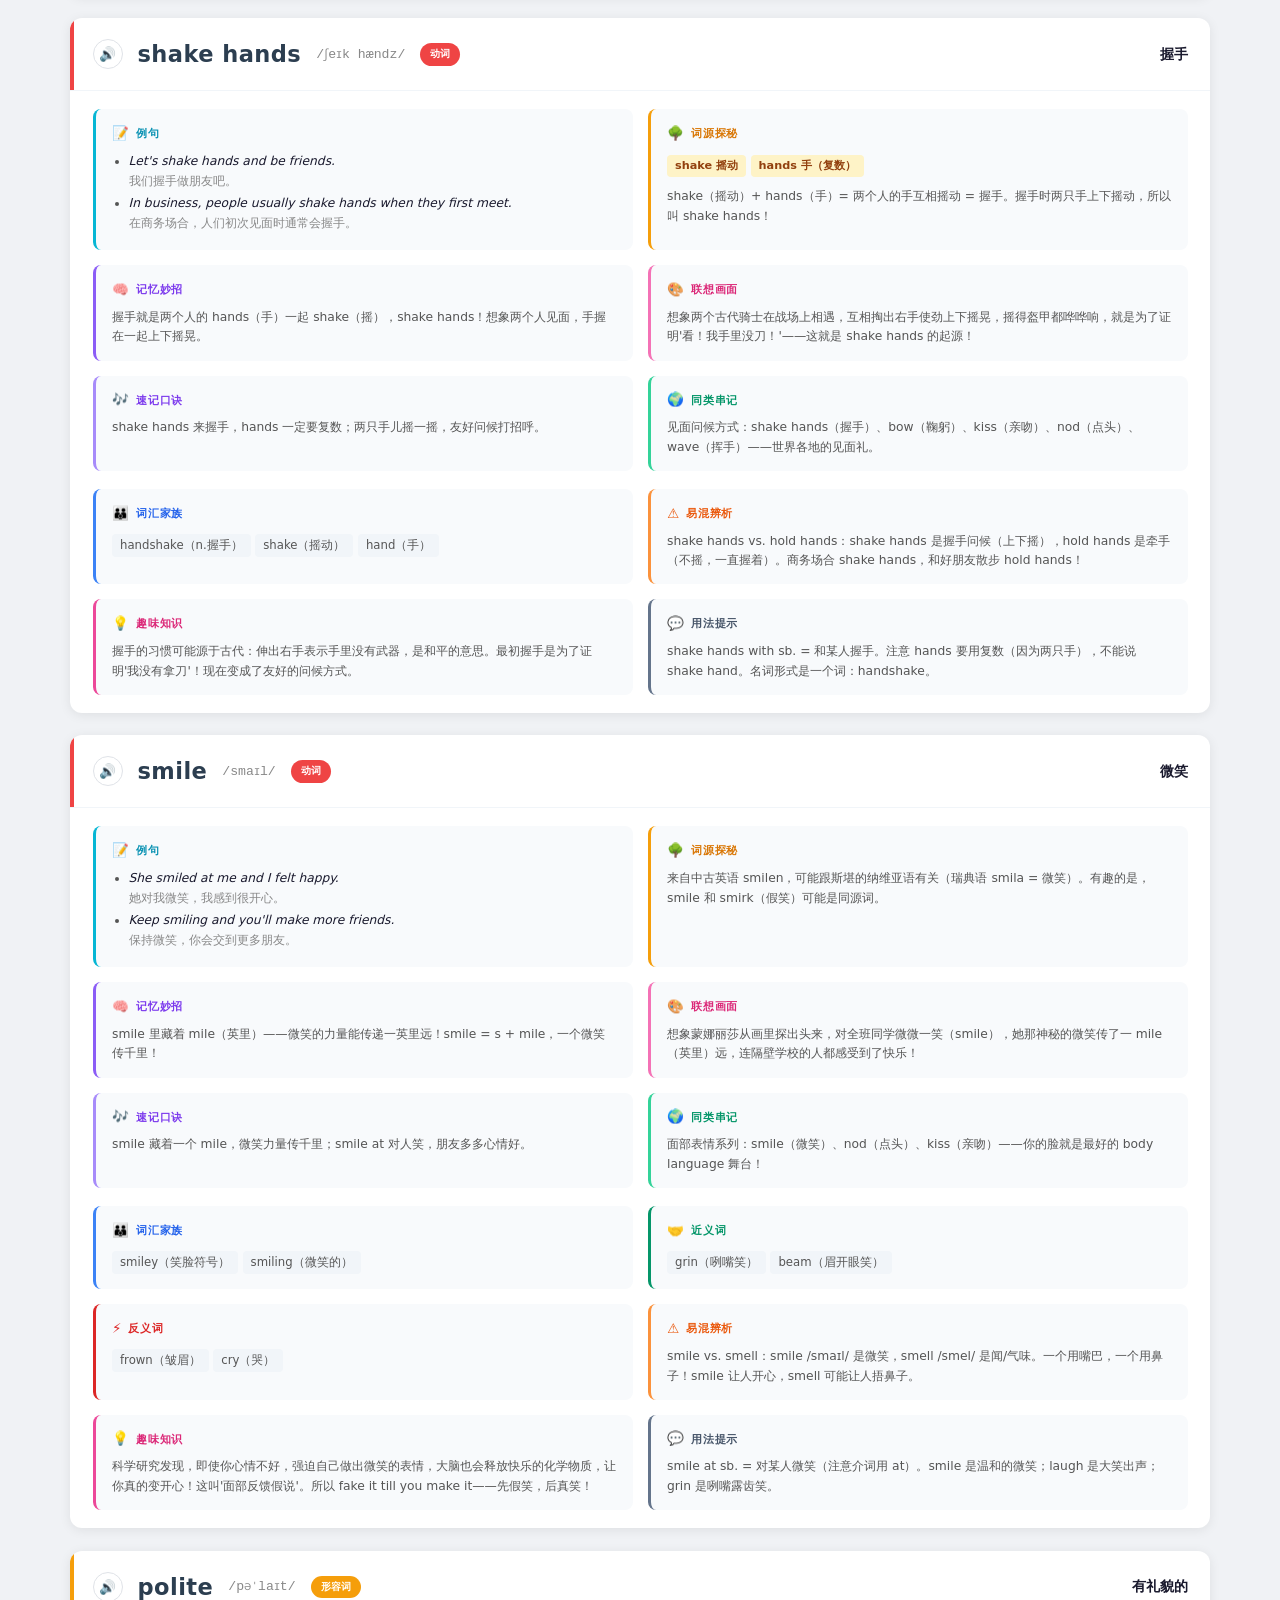
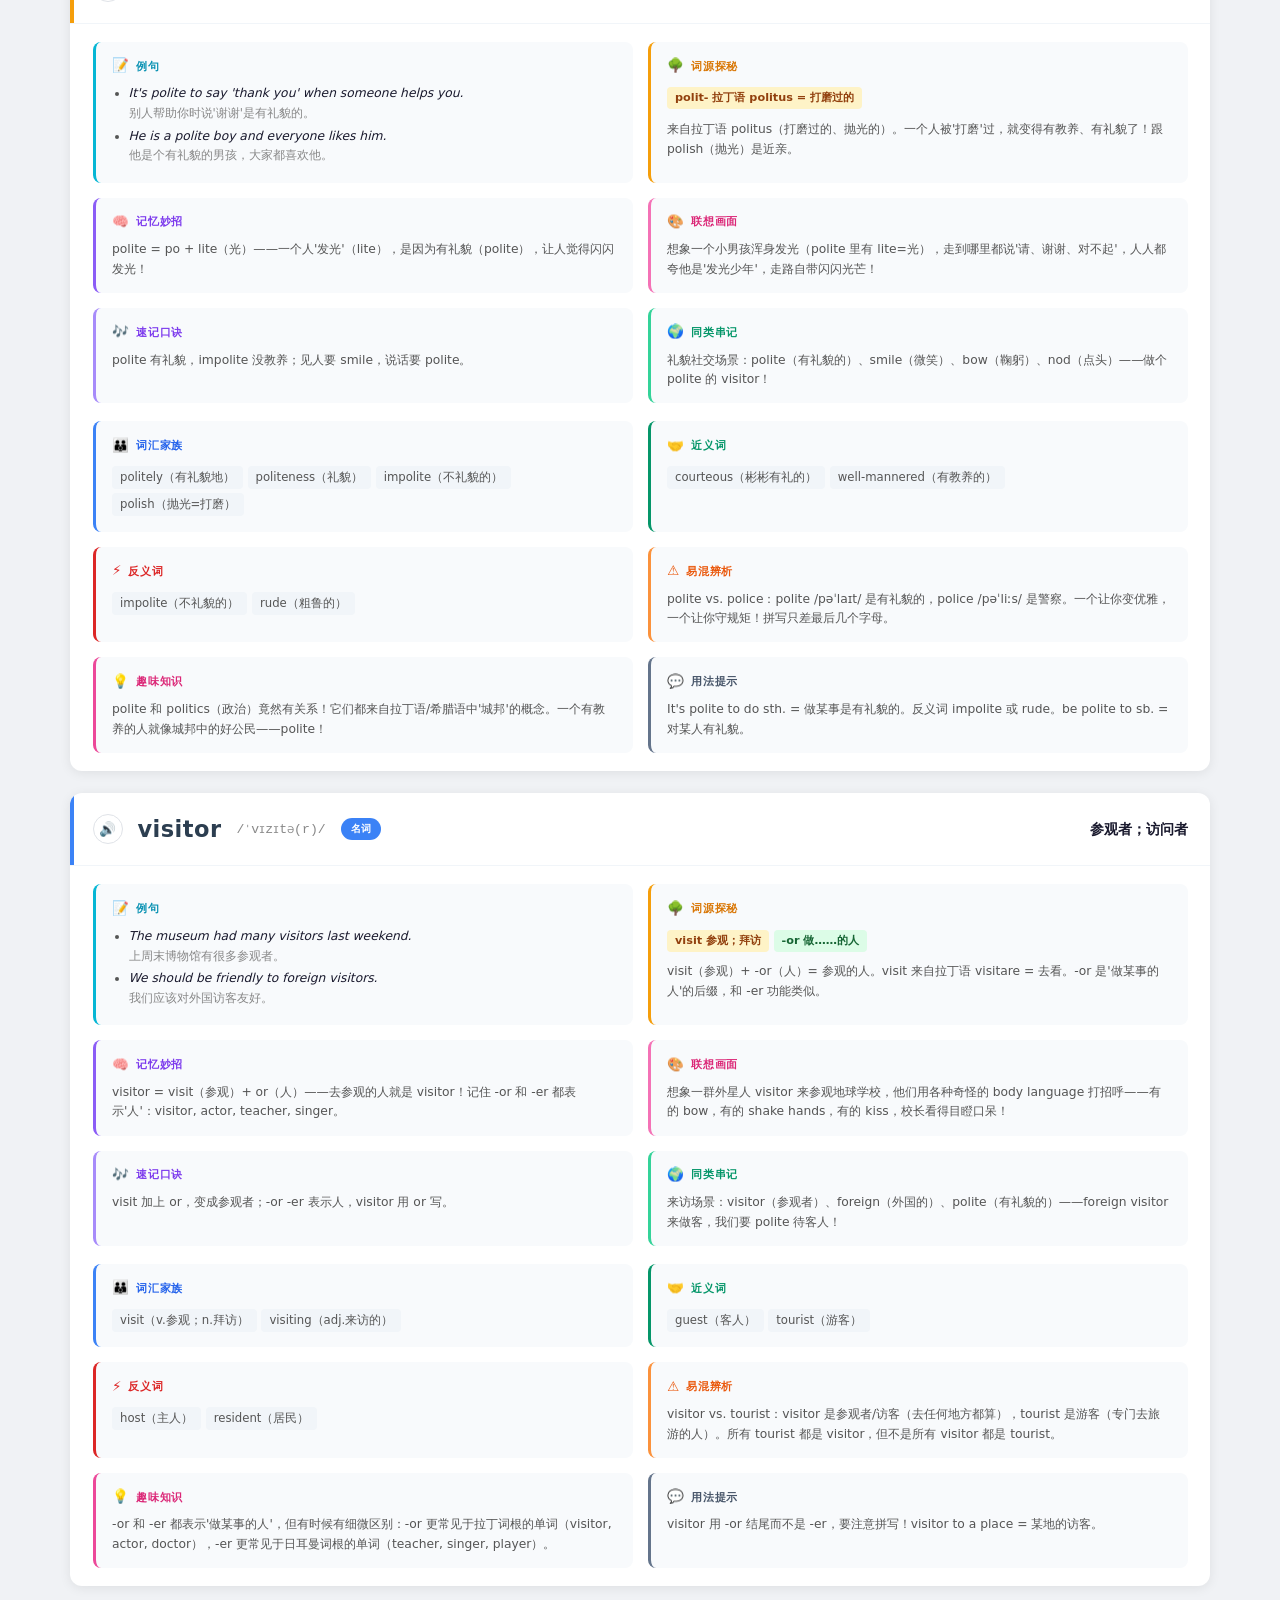
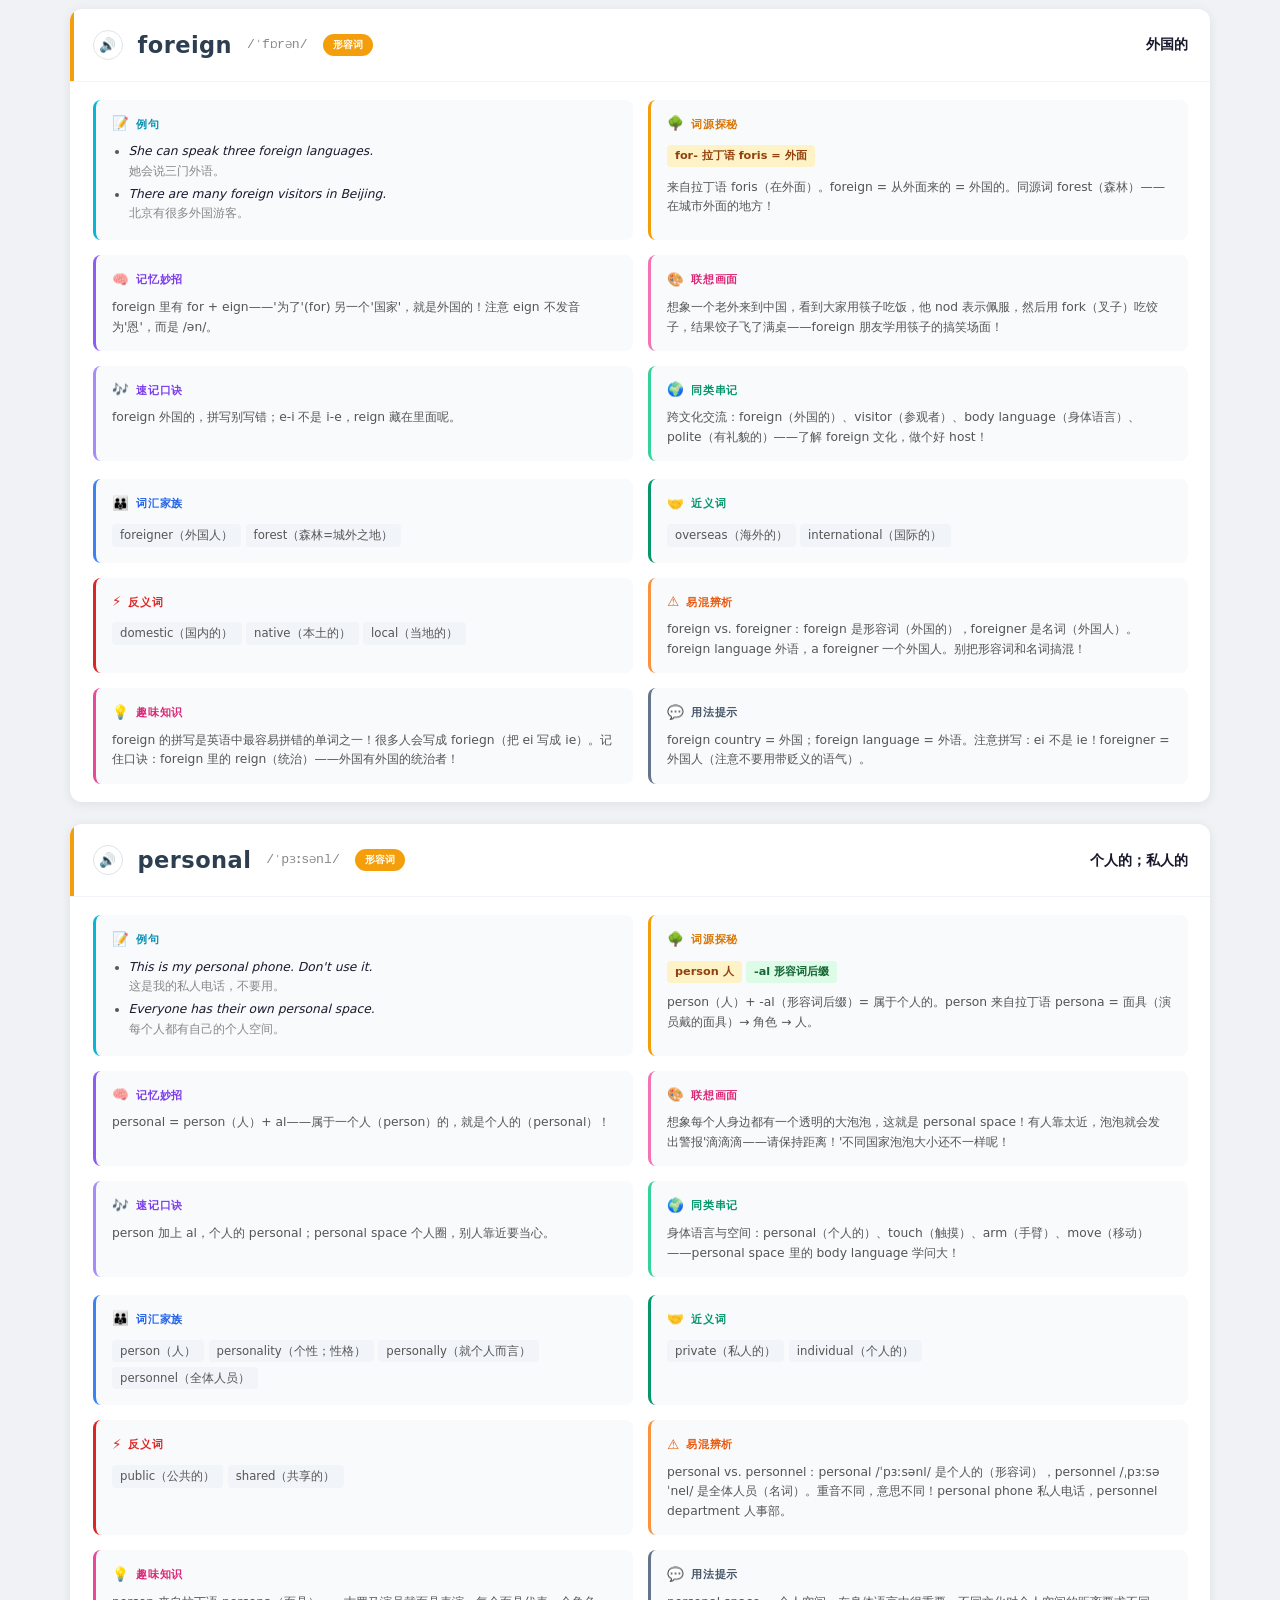
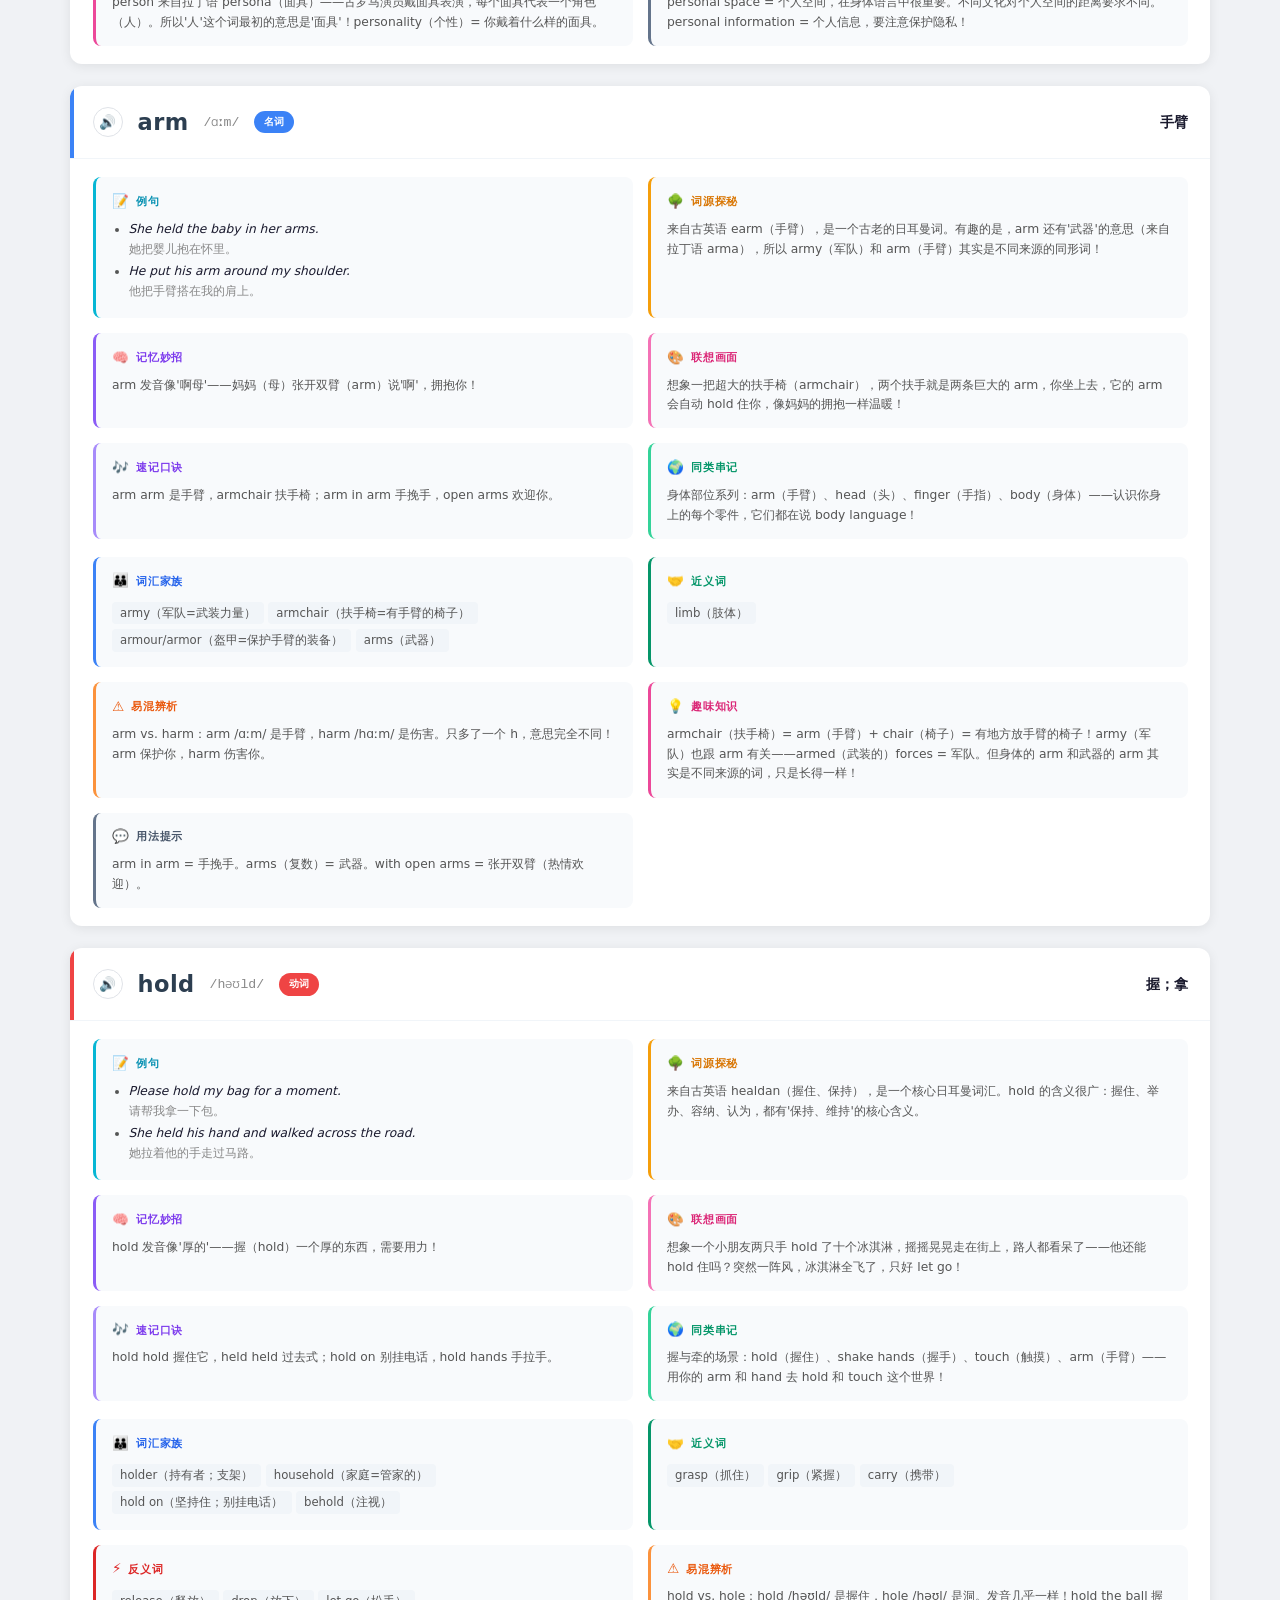
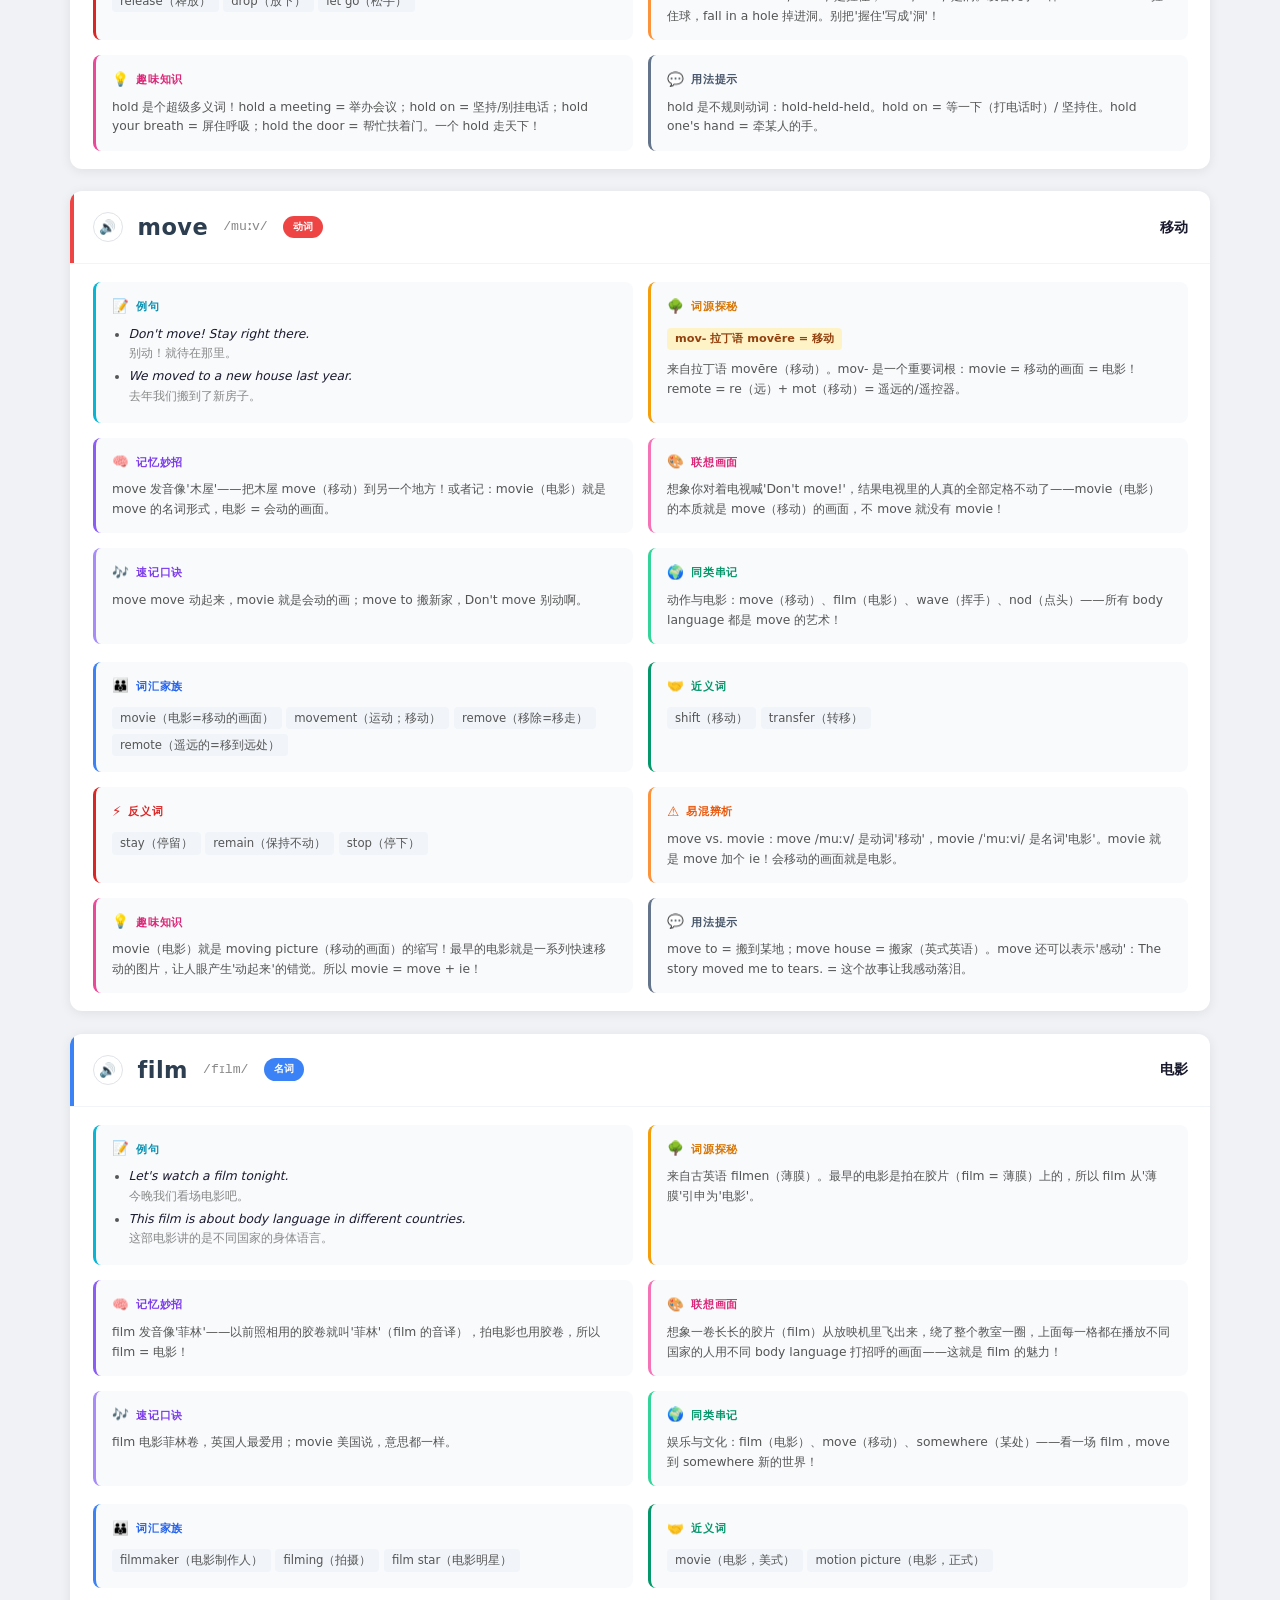
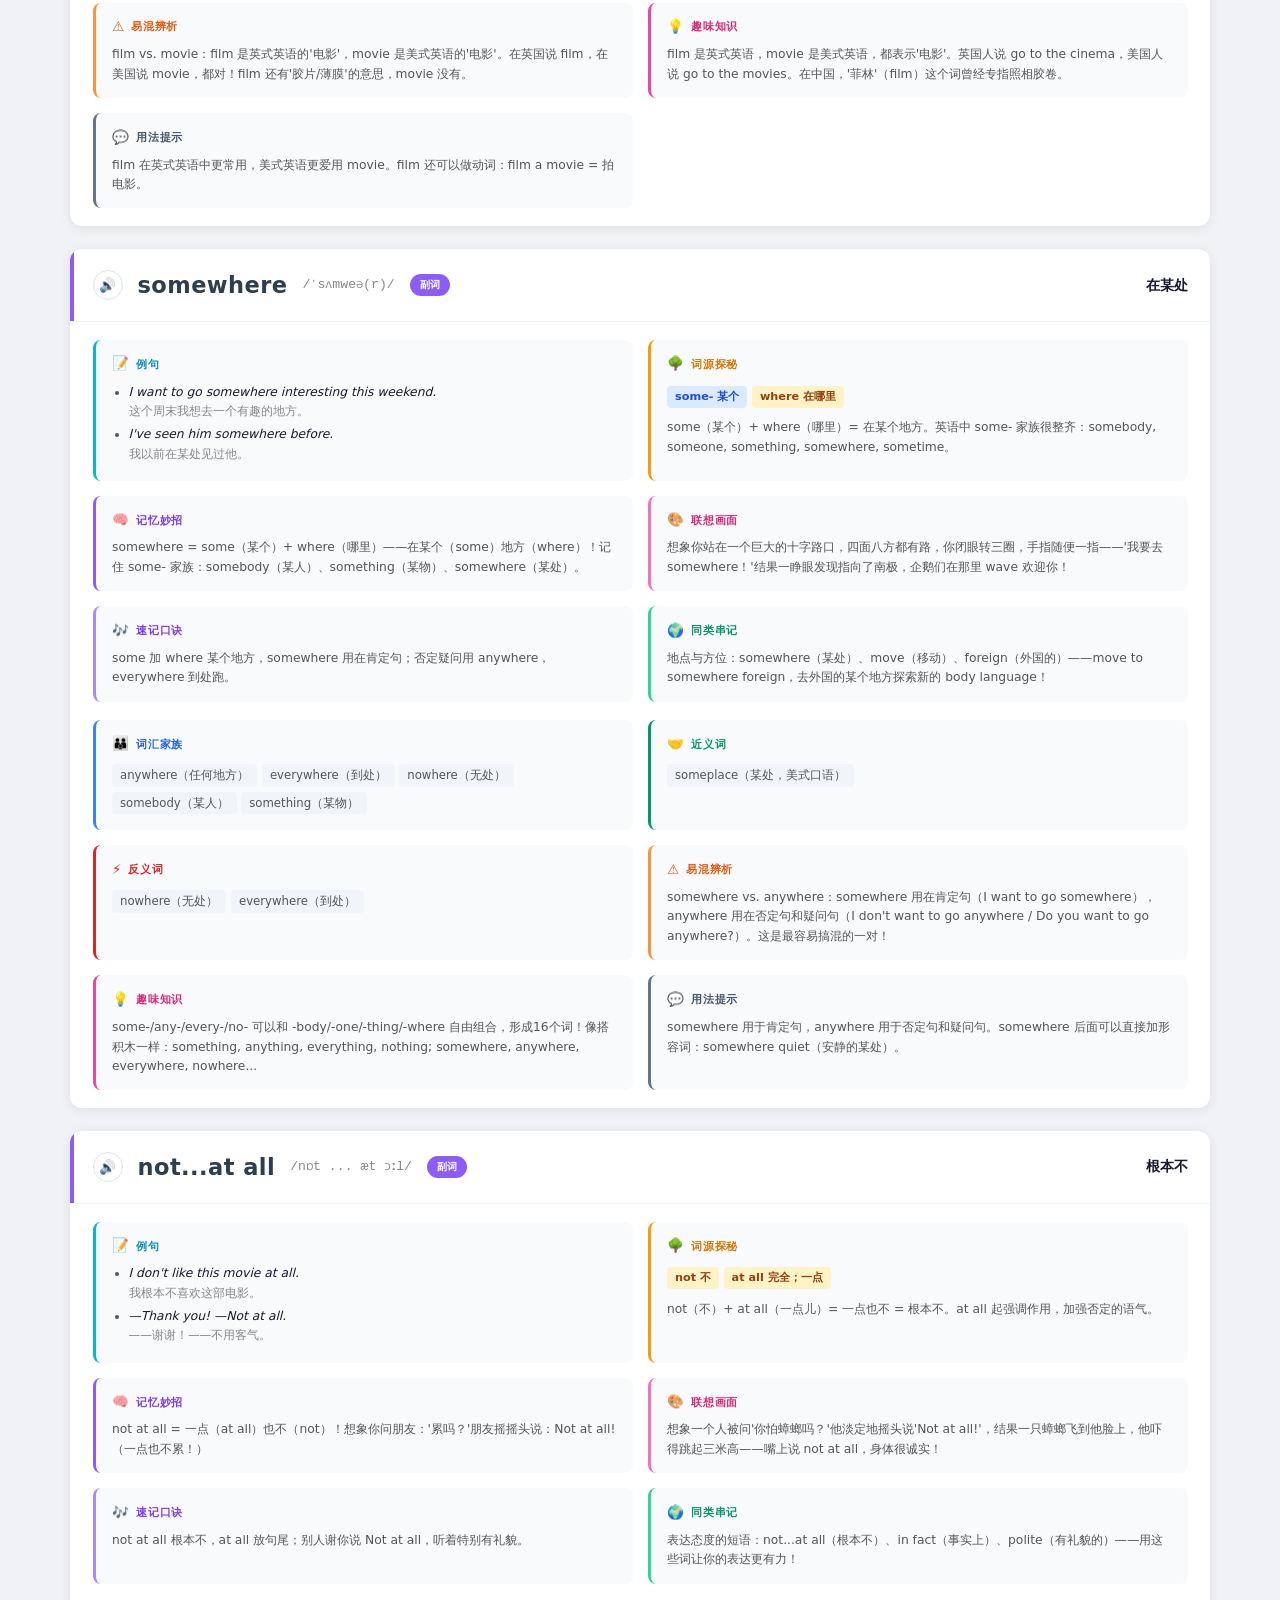
<file: unit11.html>
<!DOCTYPE html>
<html lang="zh-CN">
<head>
<meta charset="UTF-8"><meta name="viewport" content="width=device-width,initial-scale=1">
<meta name="referrer" content="no-referrer">
<title>Module 11 — 词汇分析</title>
<link rel="stylesheet" href="style.css?v=23">
</head>
<body>
<div id="unit-root"><p style="color:#888;padding:2rem">Loading...</p></div>
<script src="vocab-data-u11.js"></script>
<script src="tts.js"></script>
<script src="word-renderer.js"></script>
<script>WordRenderer.renderUnit(UNIT11, document.getElementById('unit-root'));</script>
</body></html>
</file>
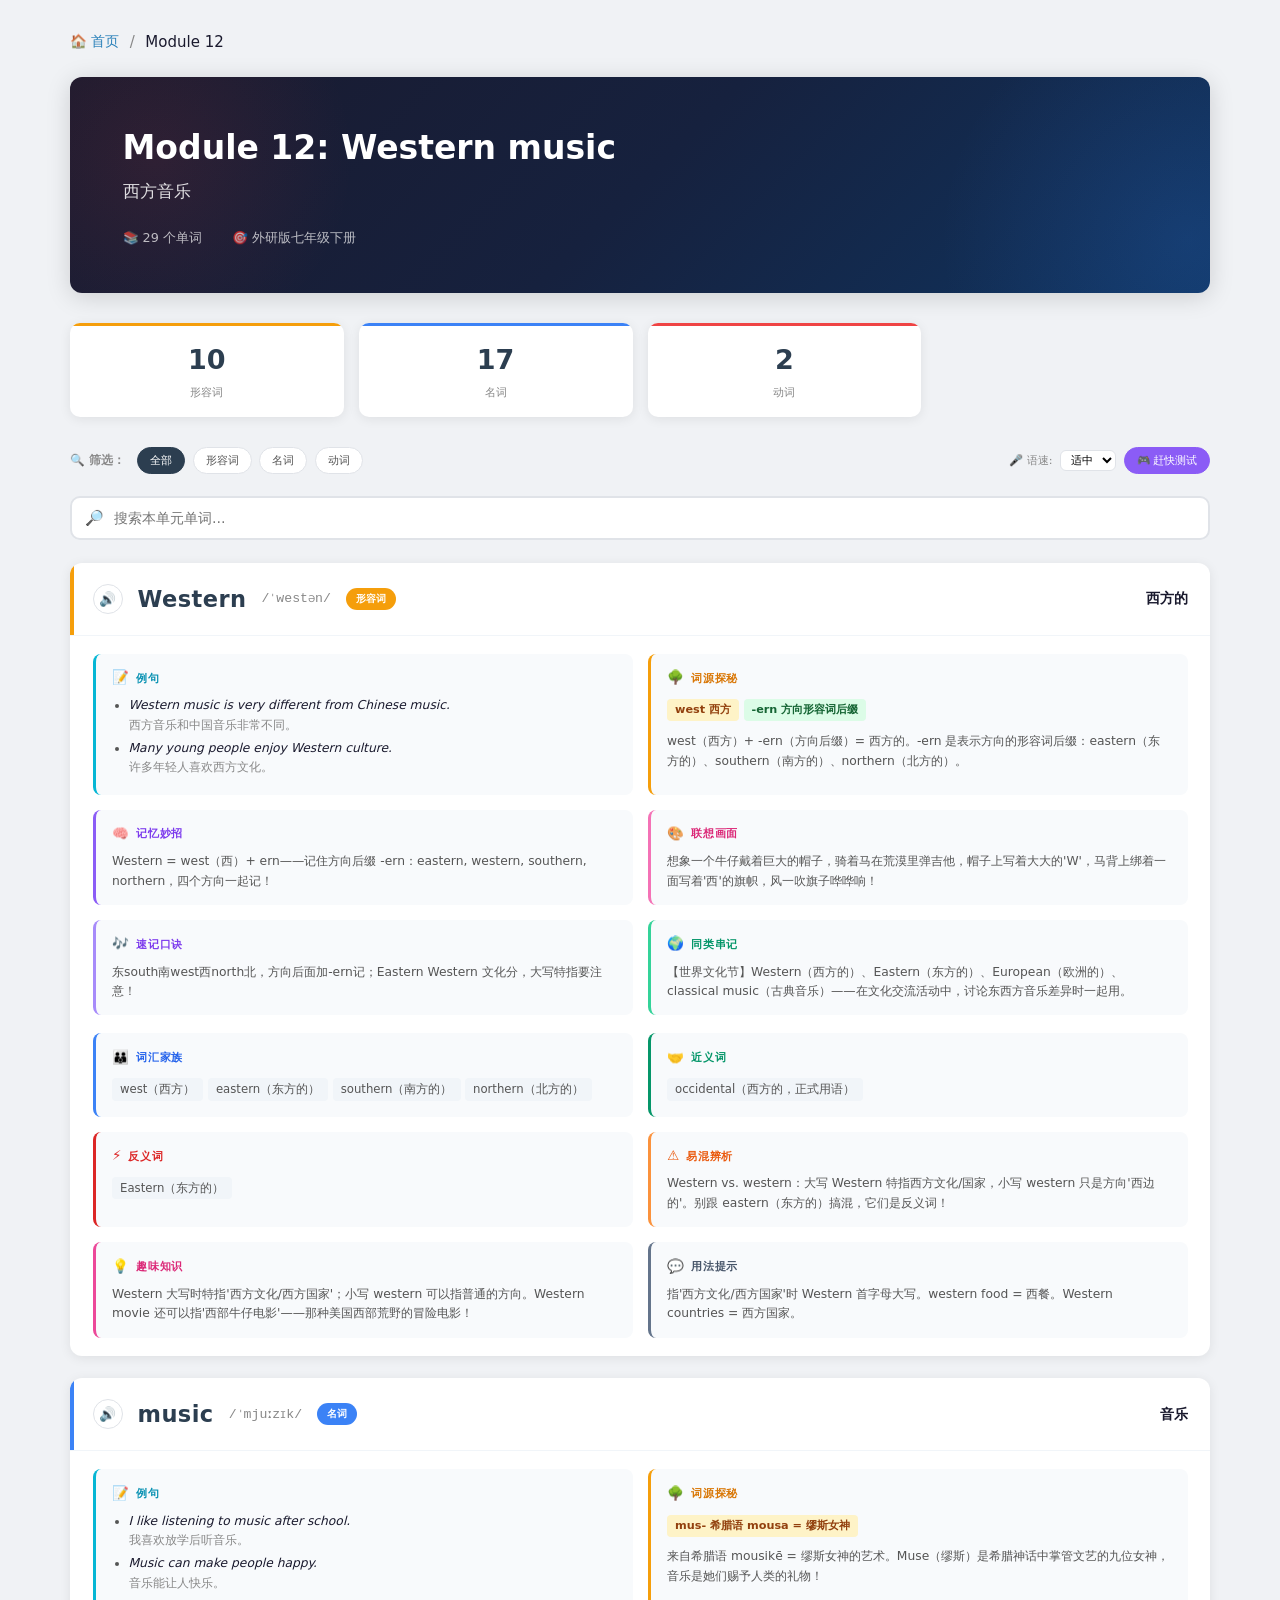
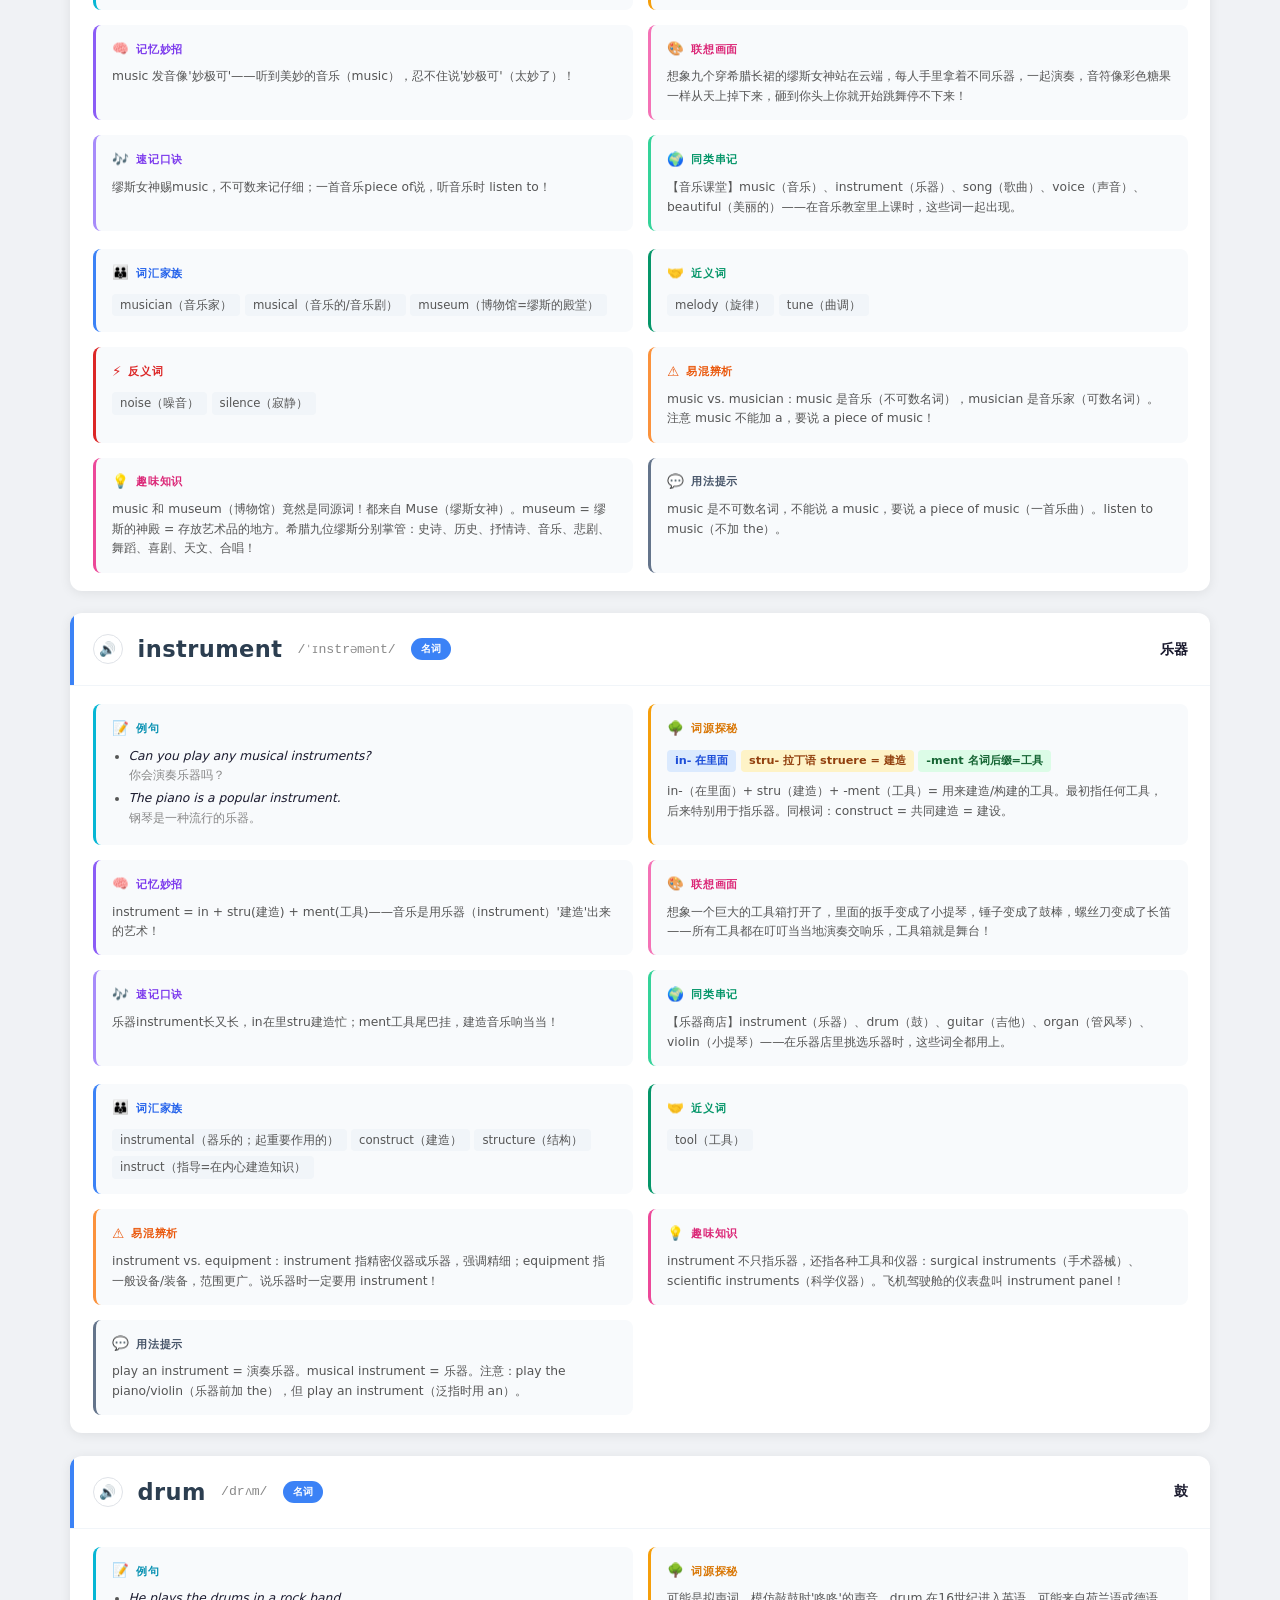
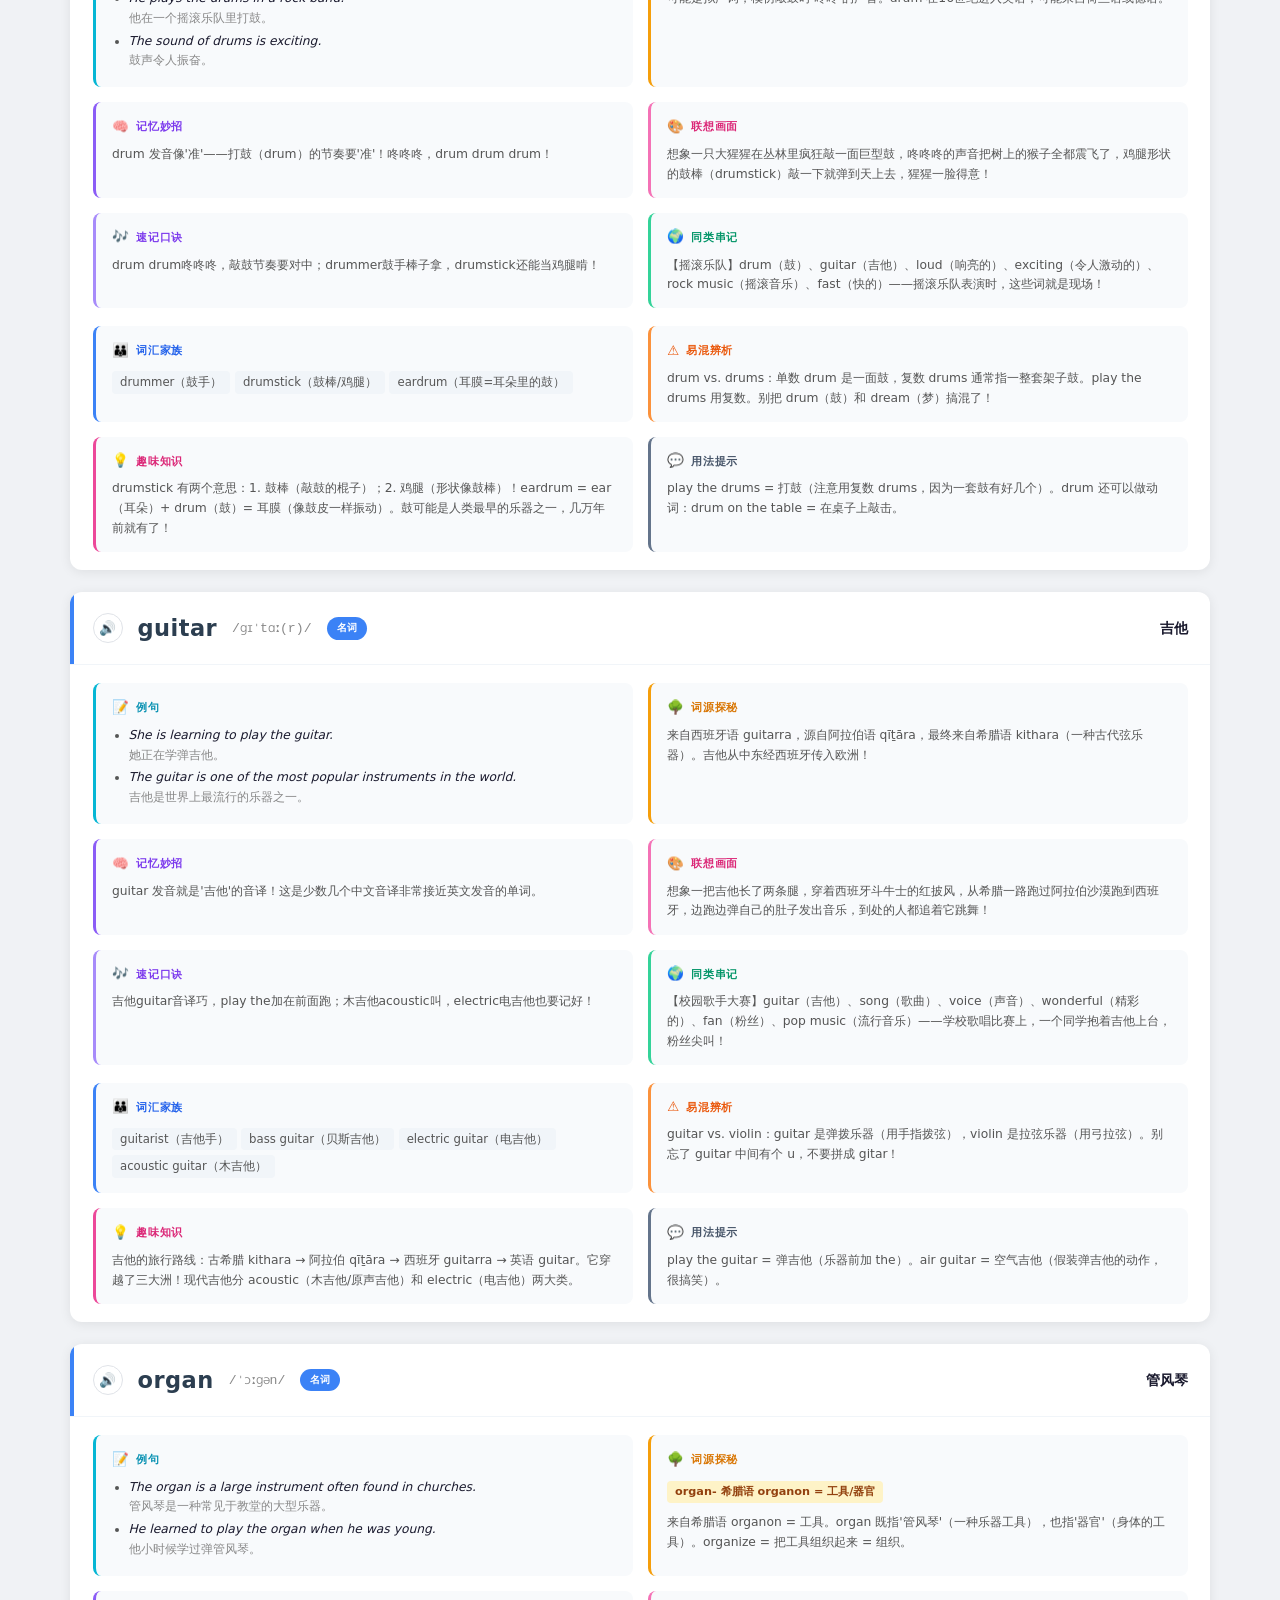
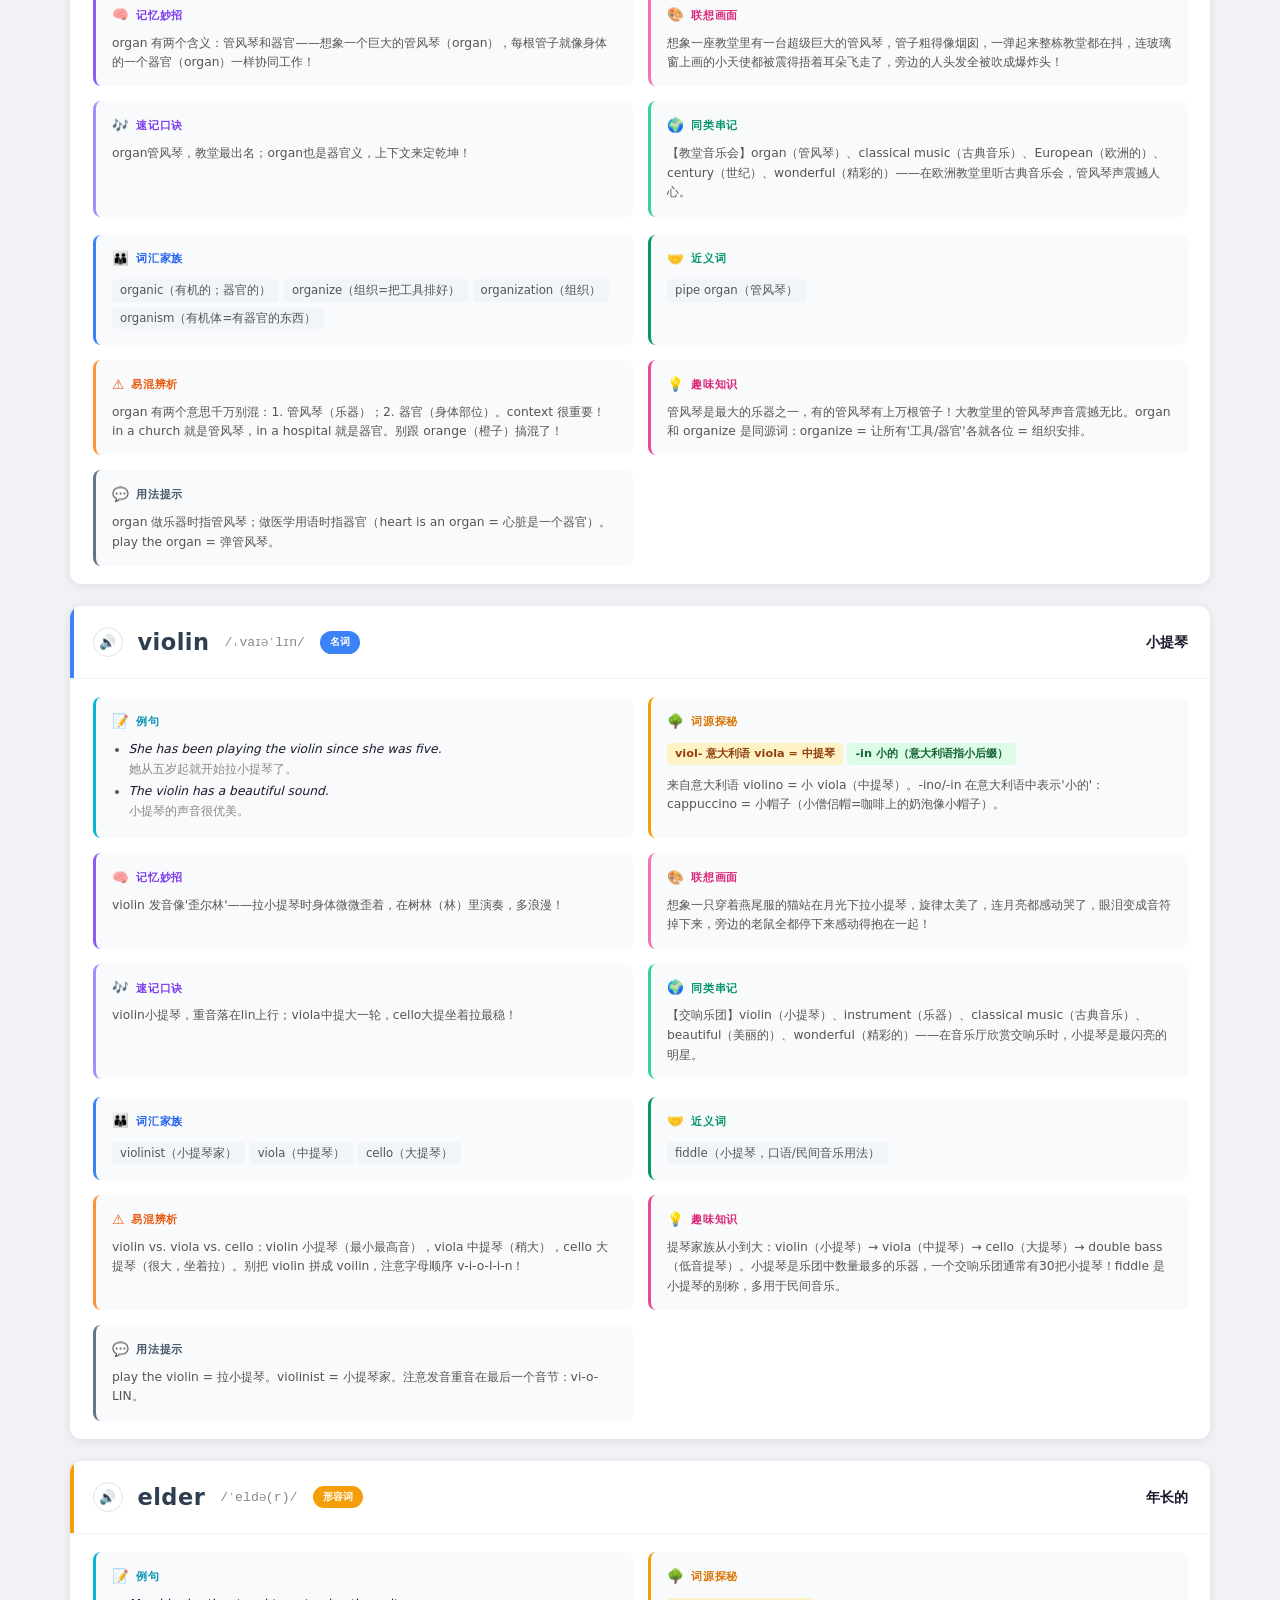
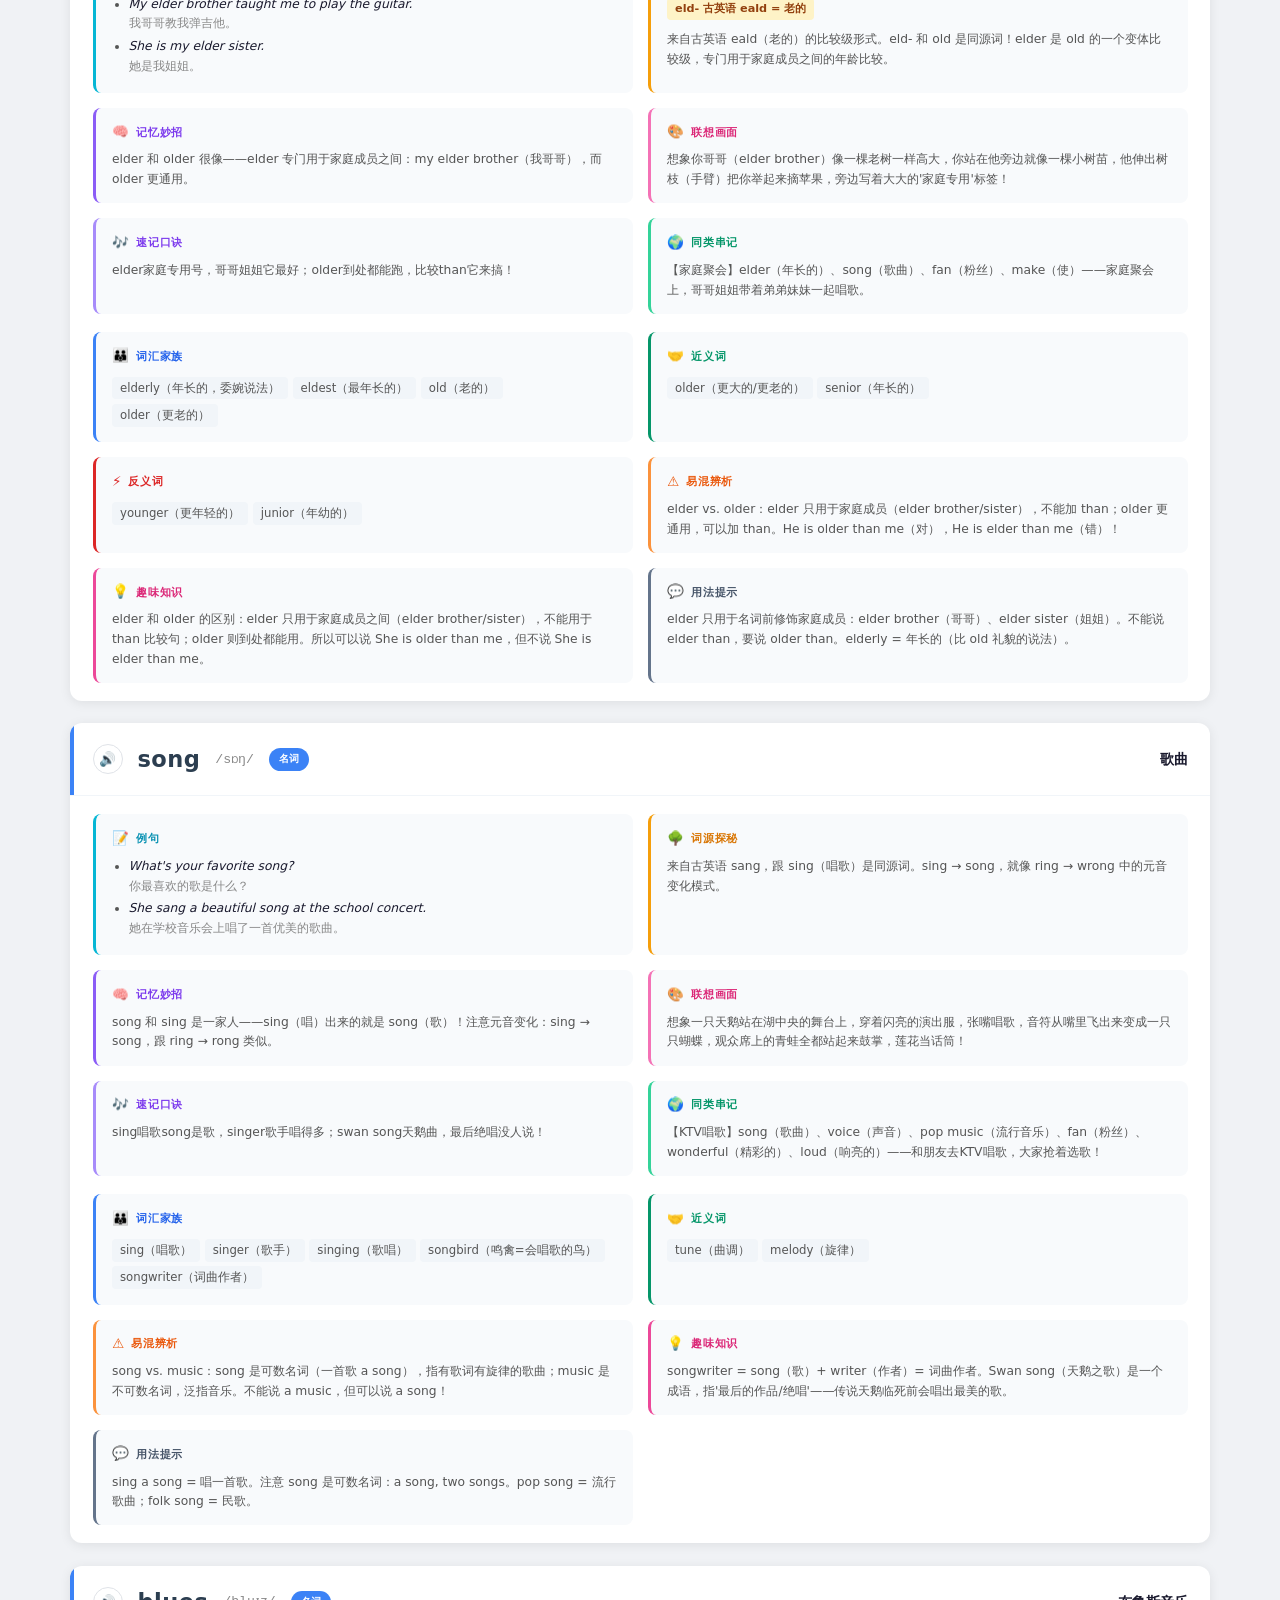
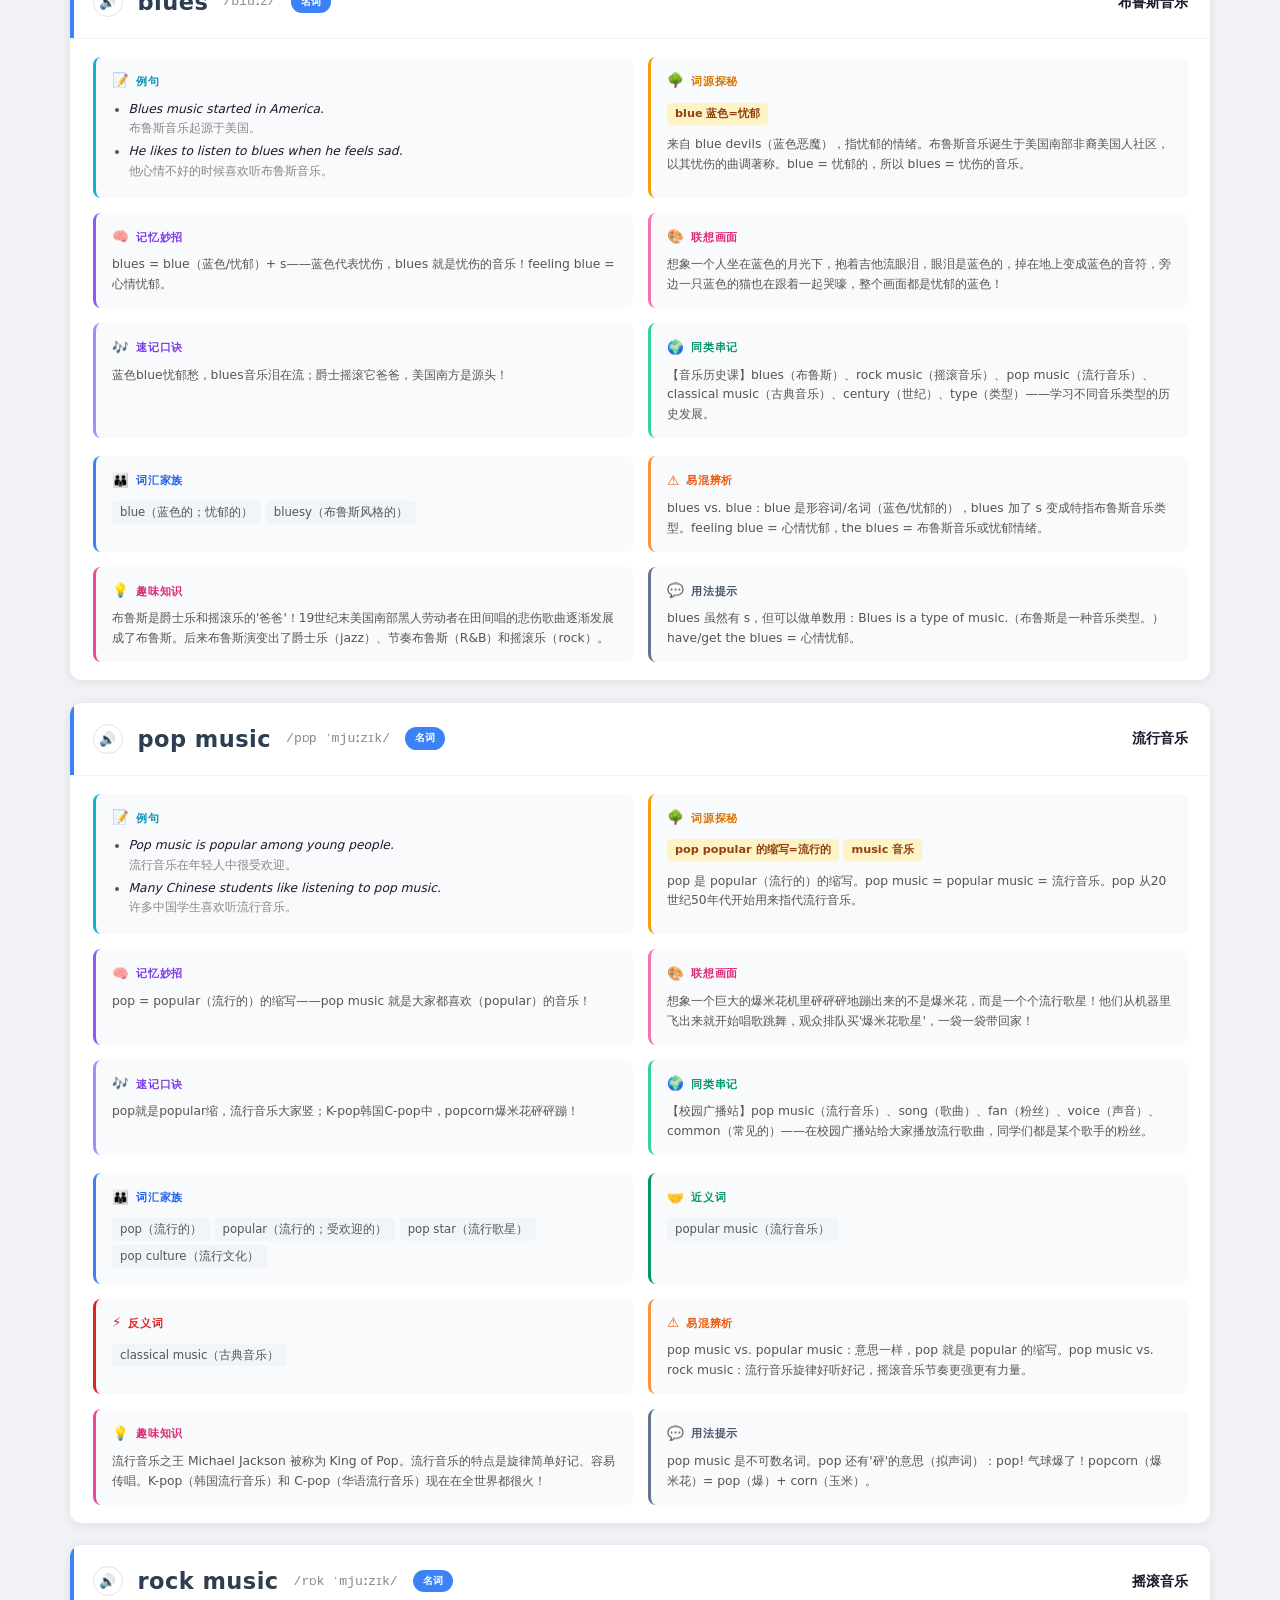
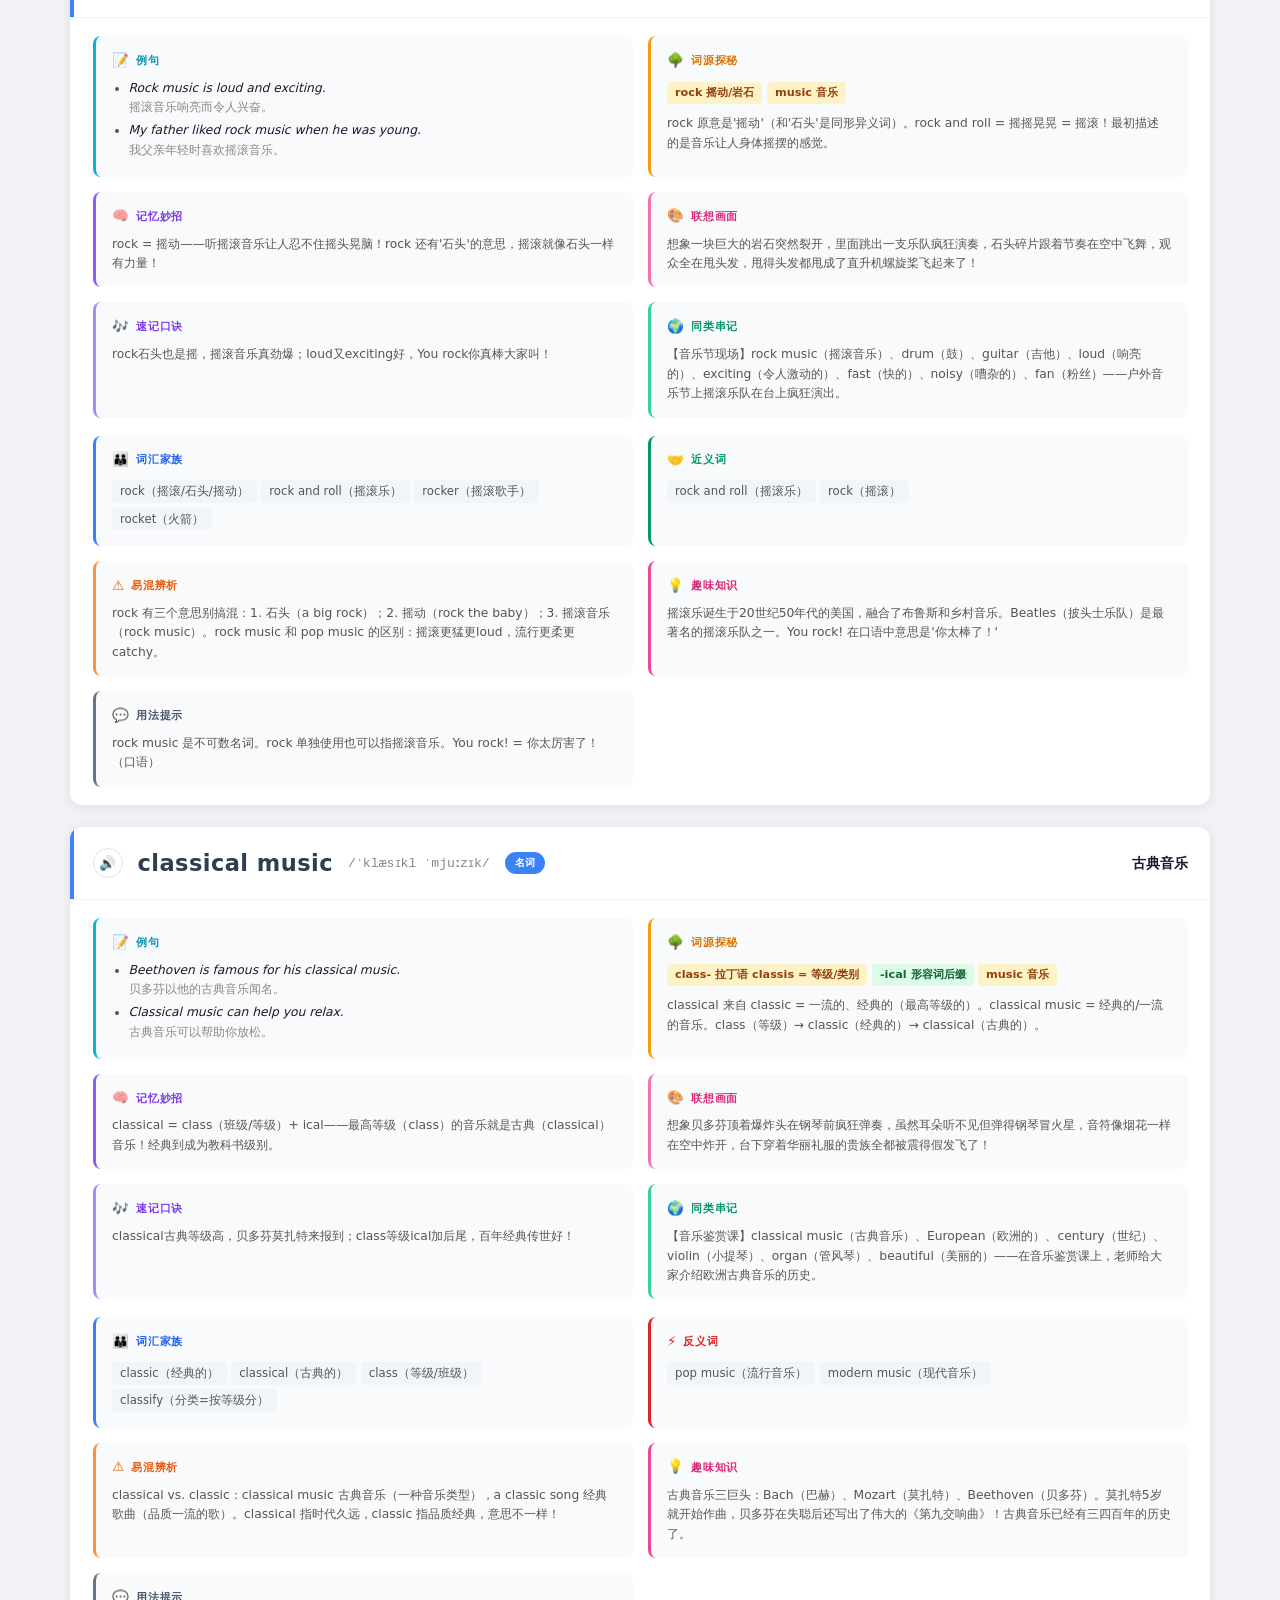
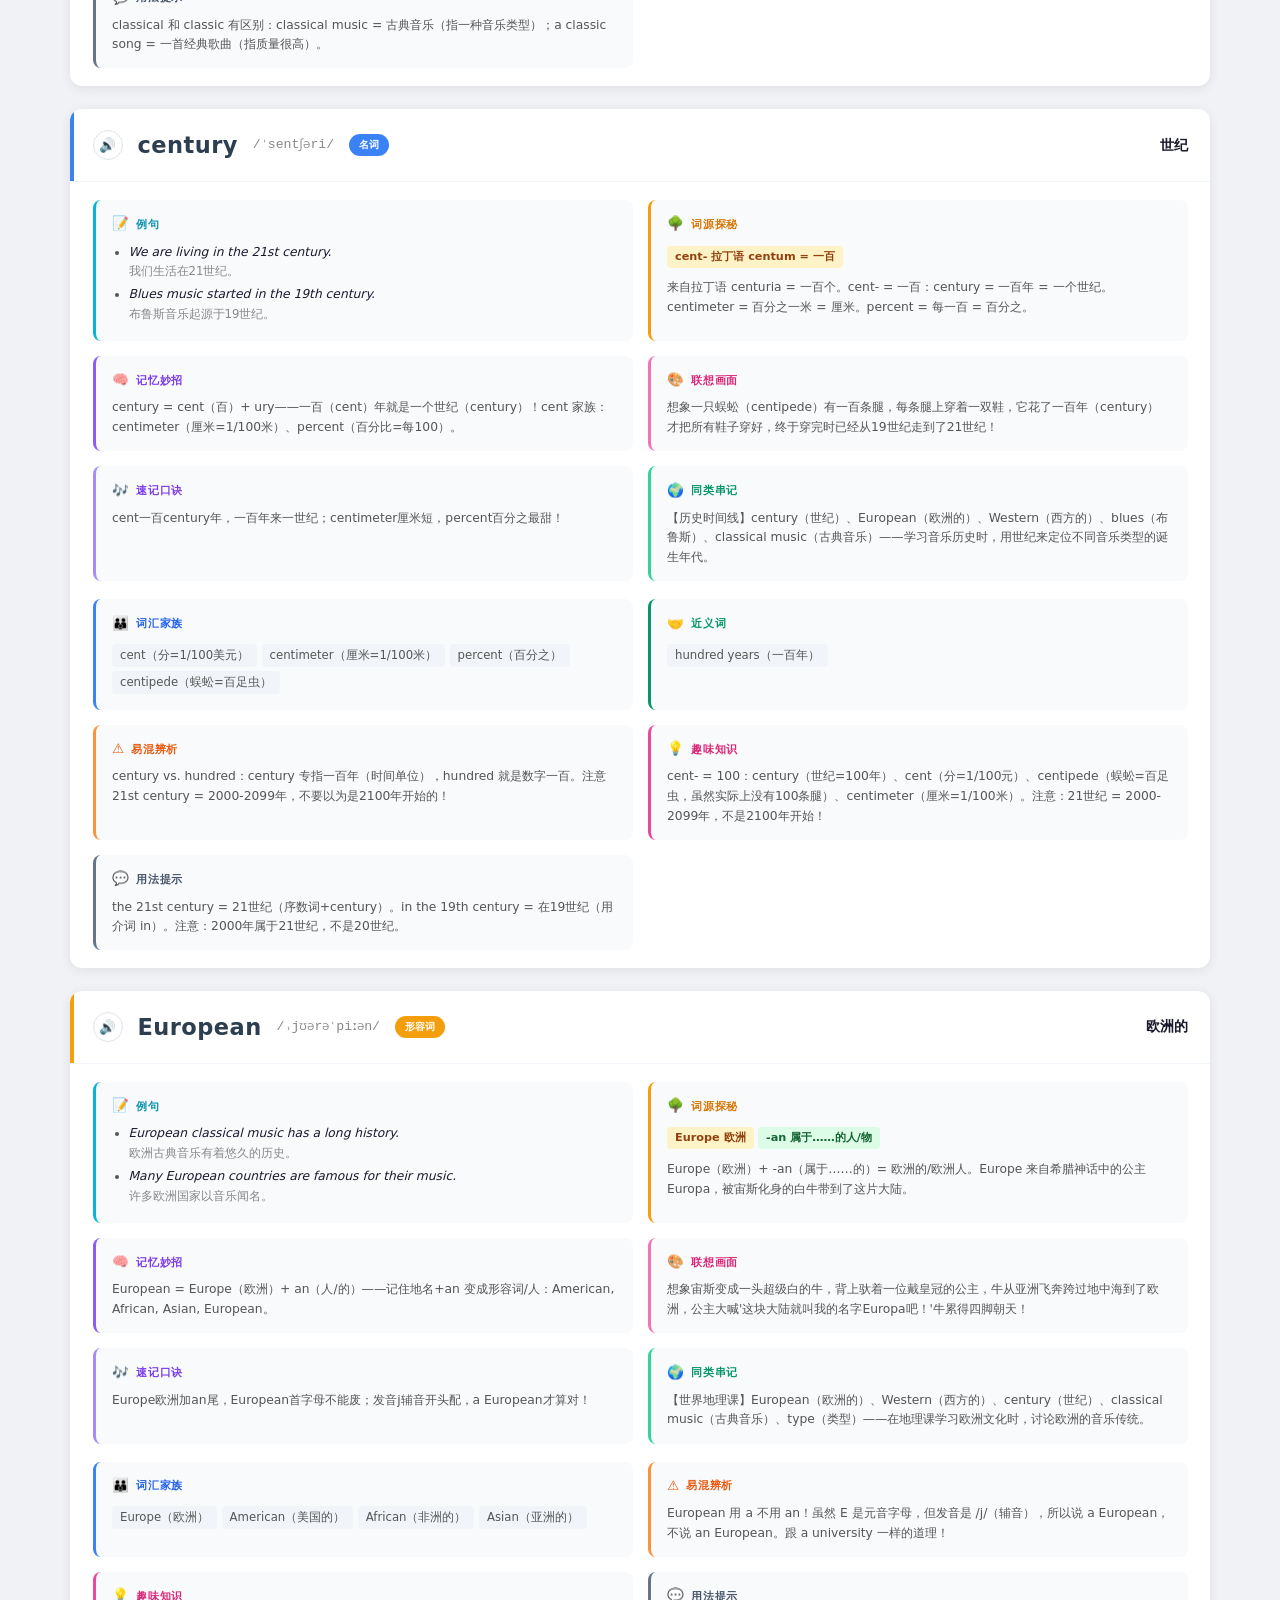
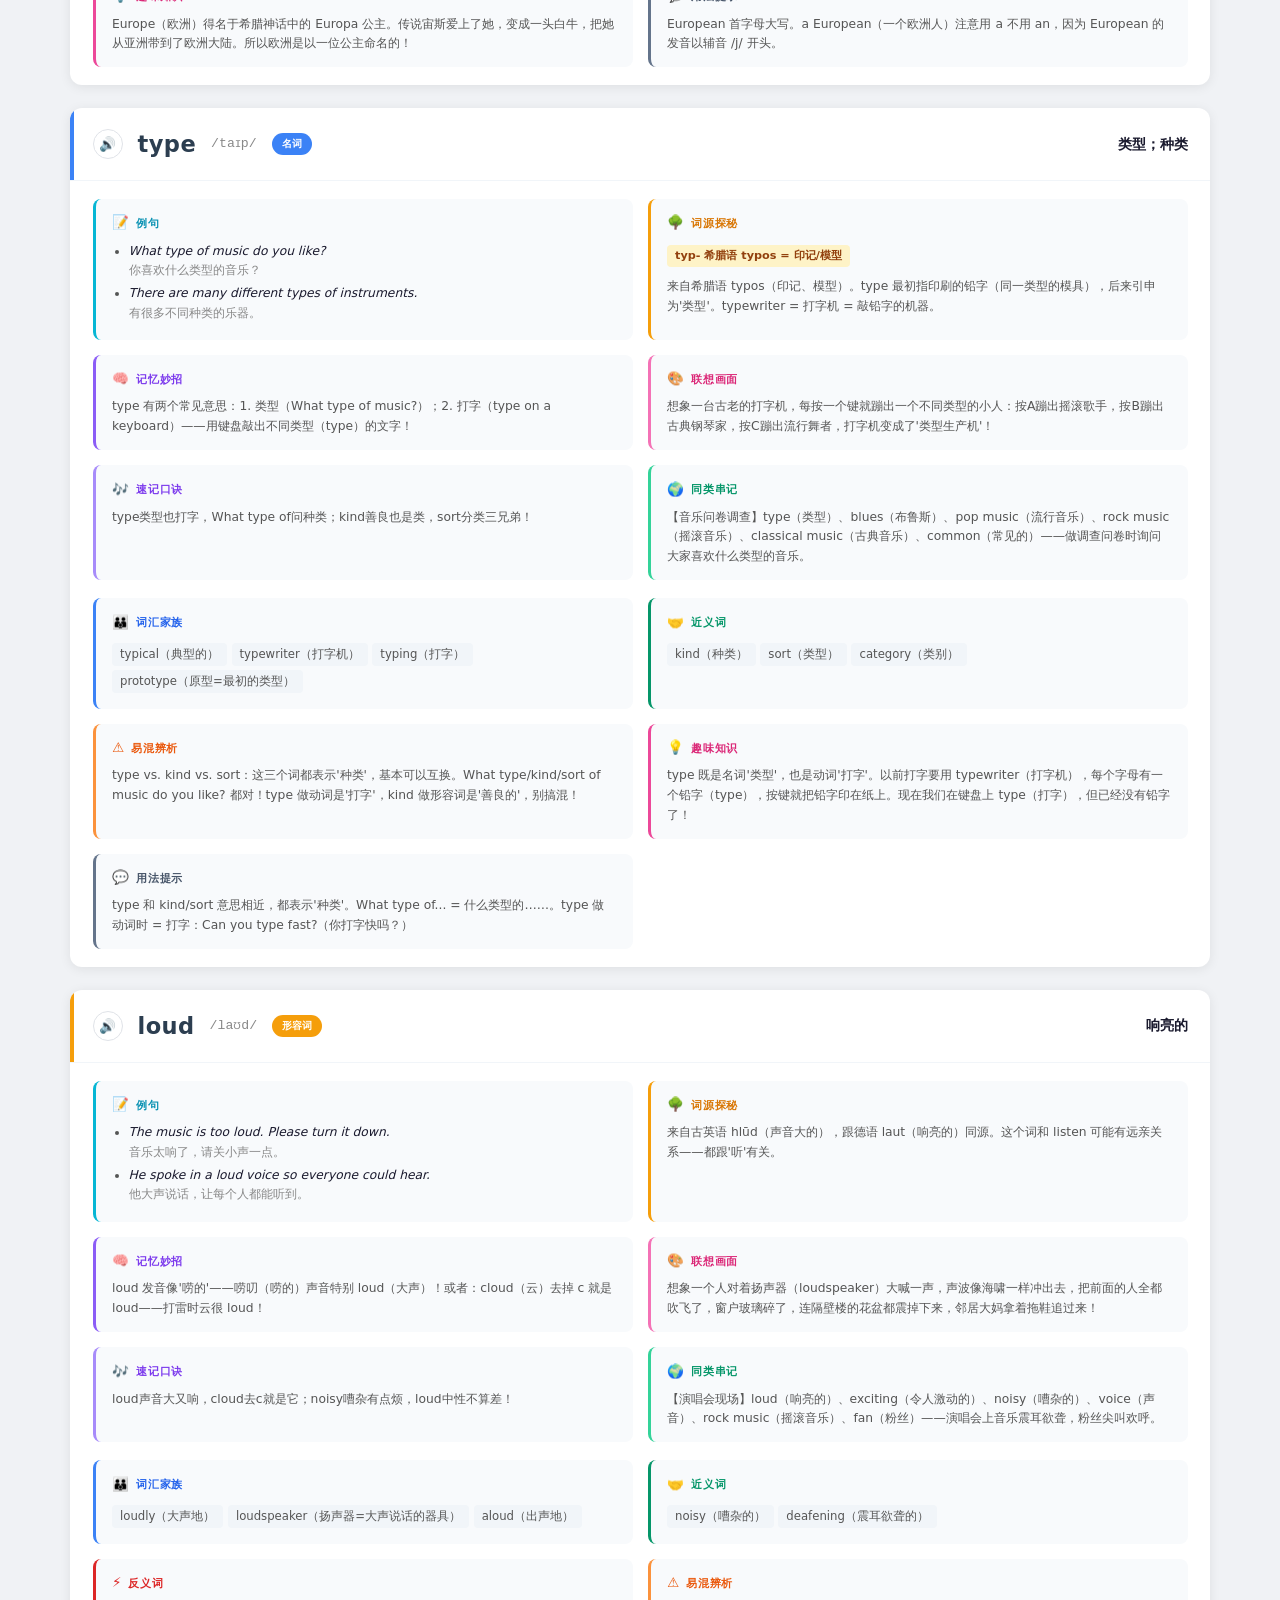
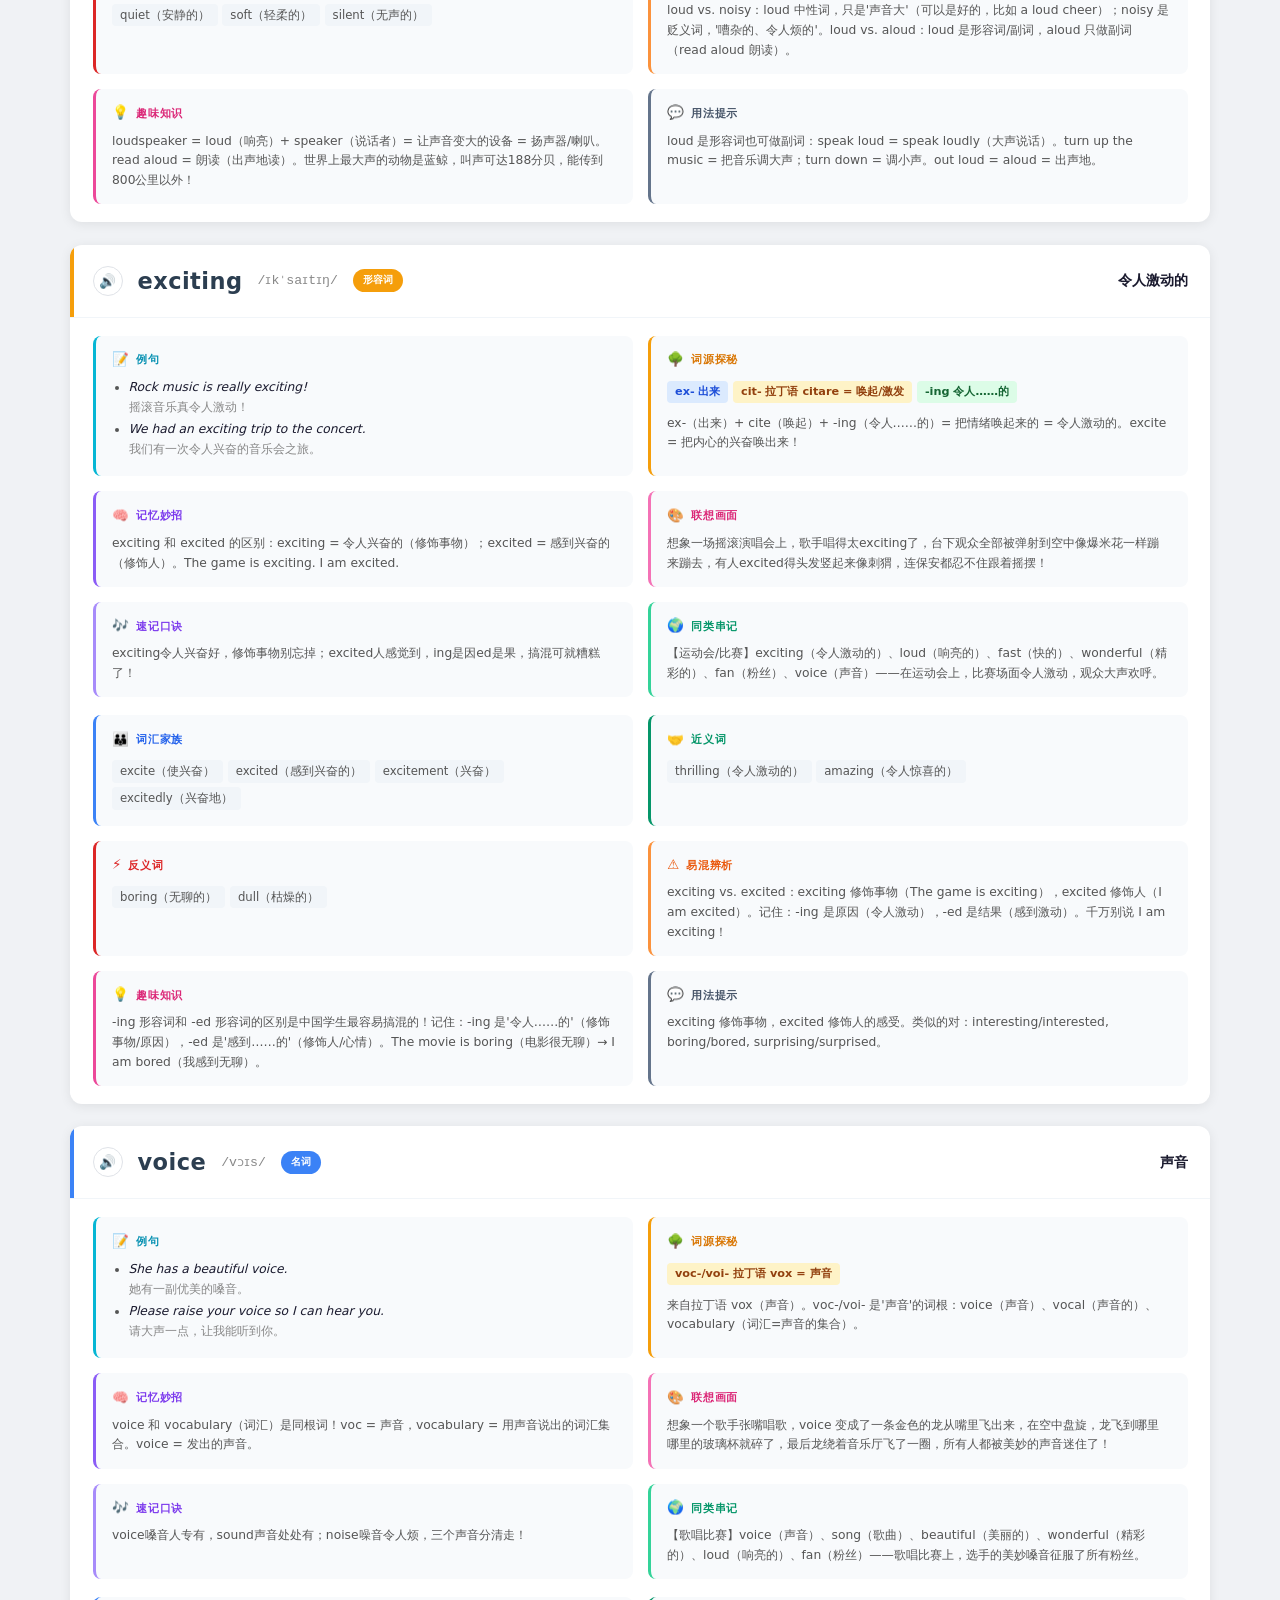
<file: unit12.html>
<!DOCTYPE html>
<html lang="zh-CN">
<head>
<meta charset="UTF-8"><meta name="viewport" content="width=device-width,initial-scale=1">
<meta name="referrer" content="no-referrer">
<title>Module 12 — 词汇分析</title>
<link rel="stylesheet" href="style.css?v=23">
</head>
<body>
<div id="unit-root"><p style="color:#888;padding:2rem">Loading...</p></div>
<script src="vocab-data-u12.js"></script>
<script src="tts.js"></script>
<script src="word-renderer.js"></script>
<script>WordRenderer.renderUnit(UNIT12, document.getElementById('unit-root'));</script>
</body></html>
</file>
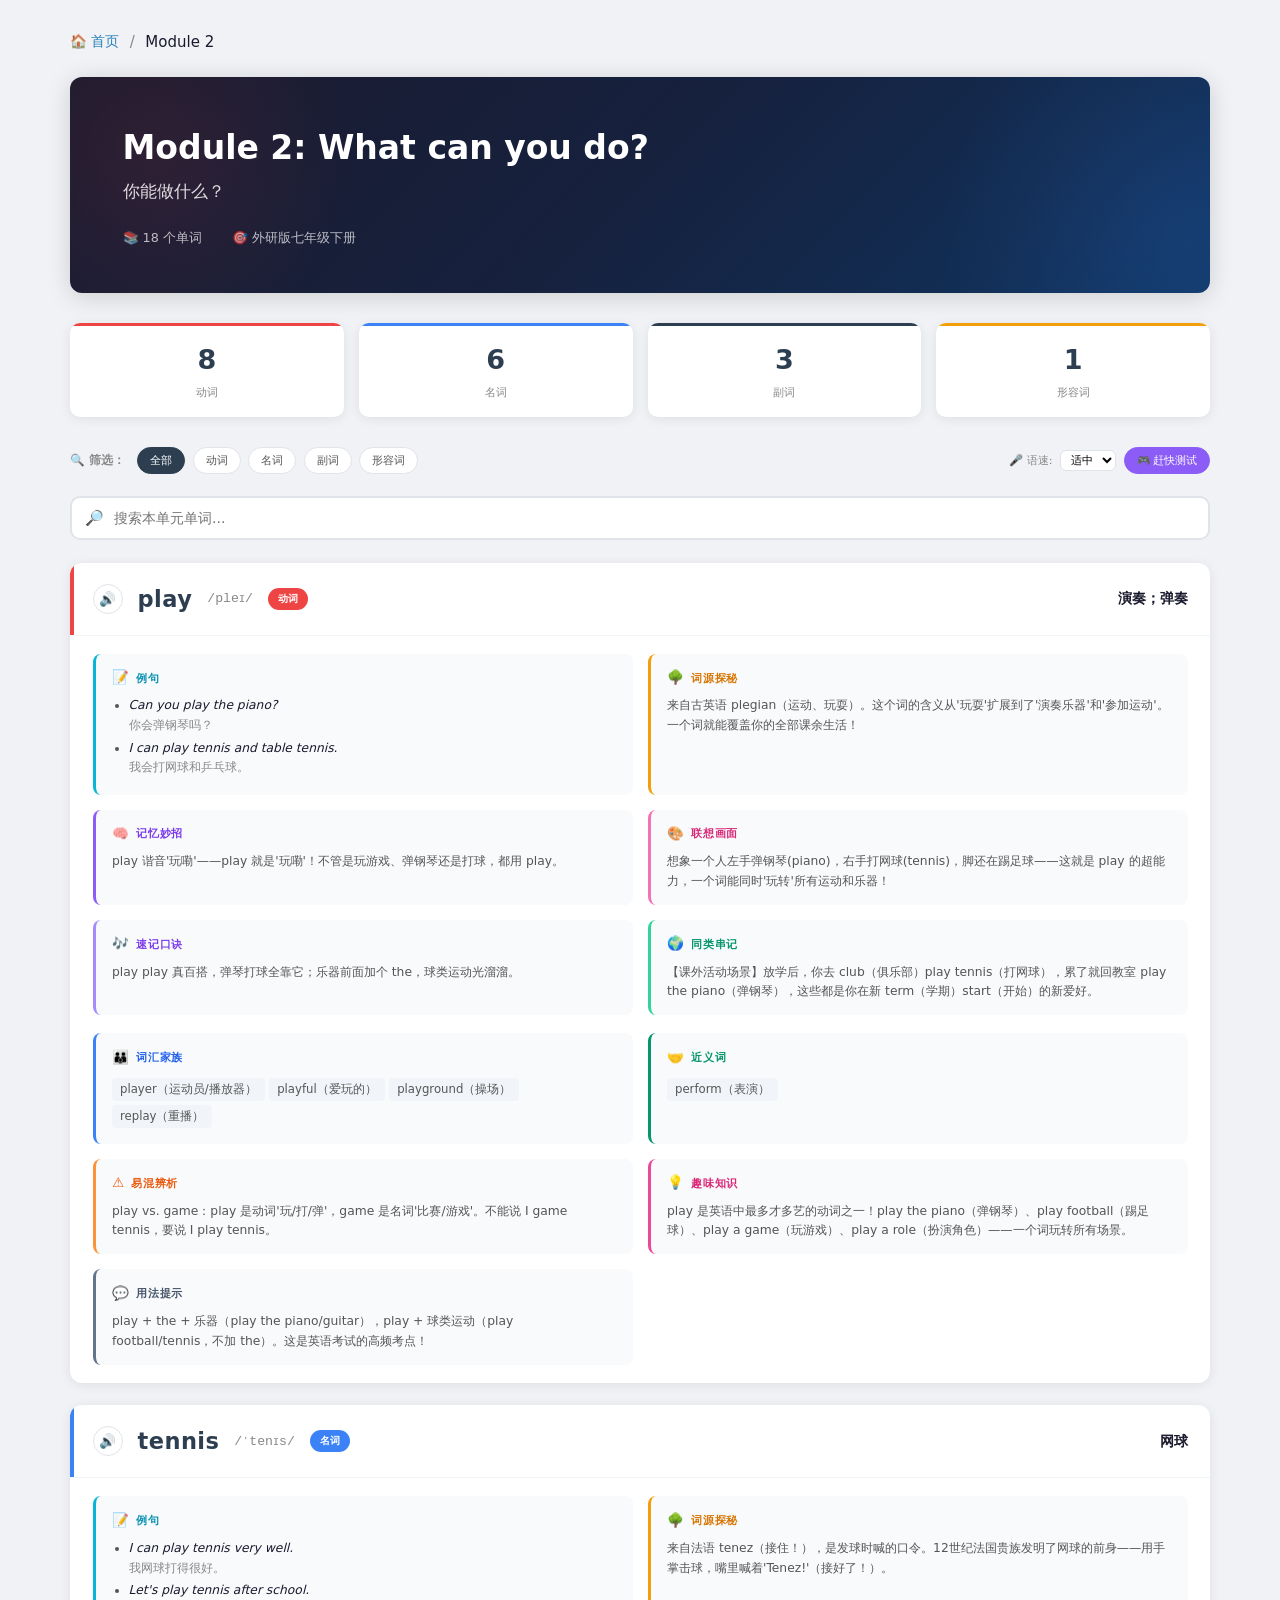
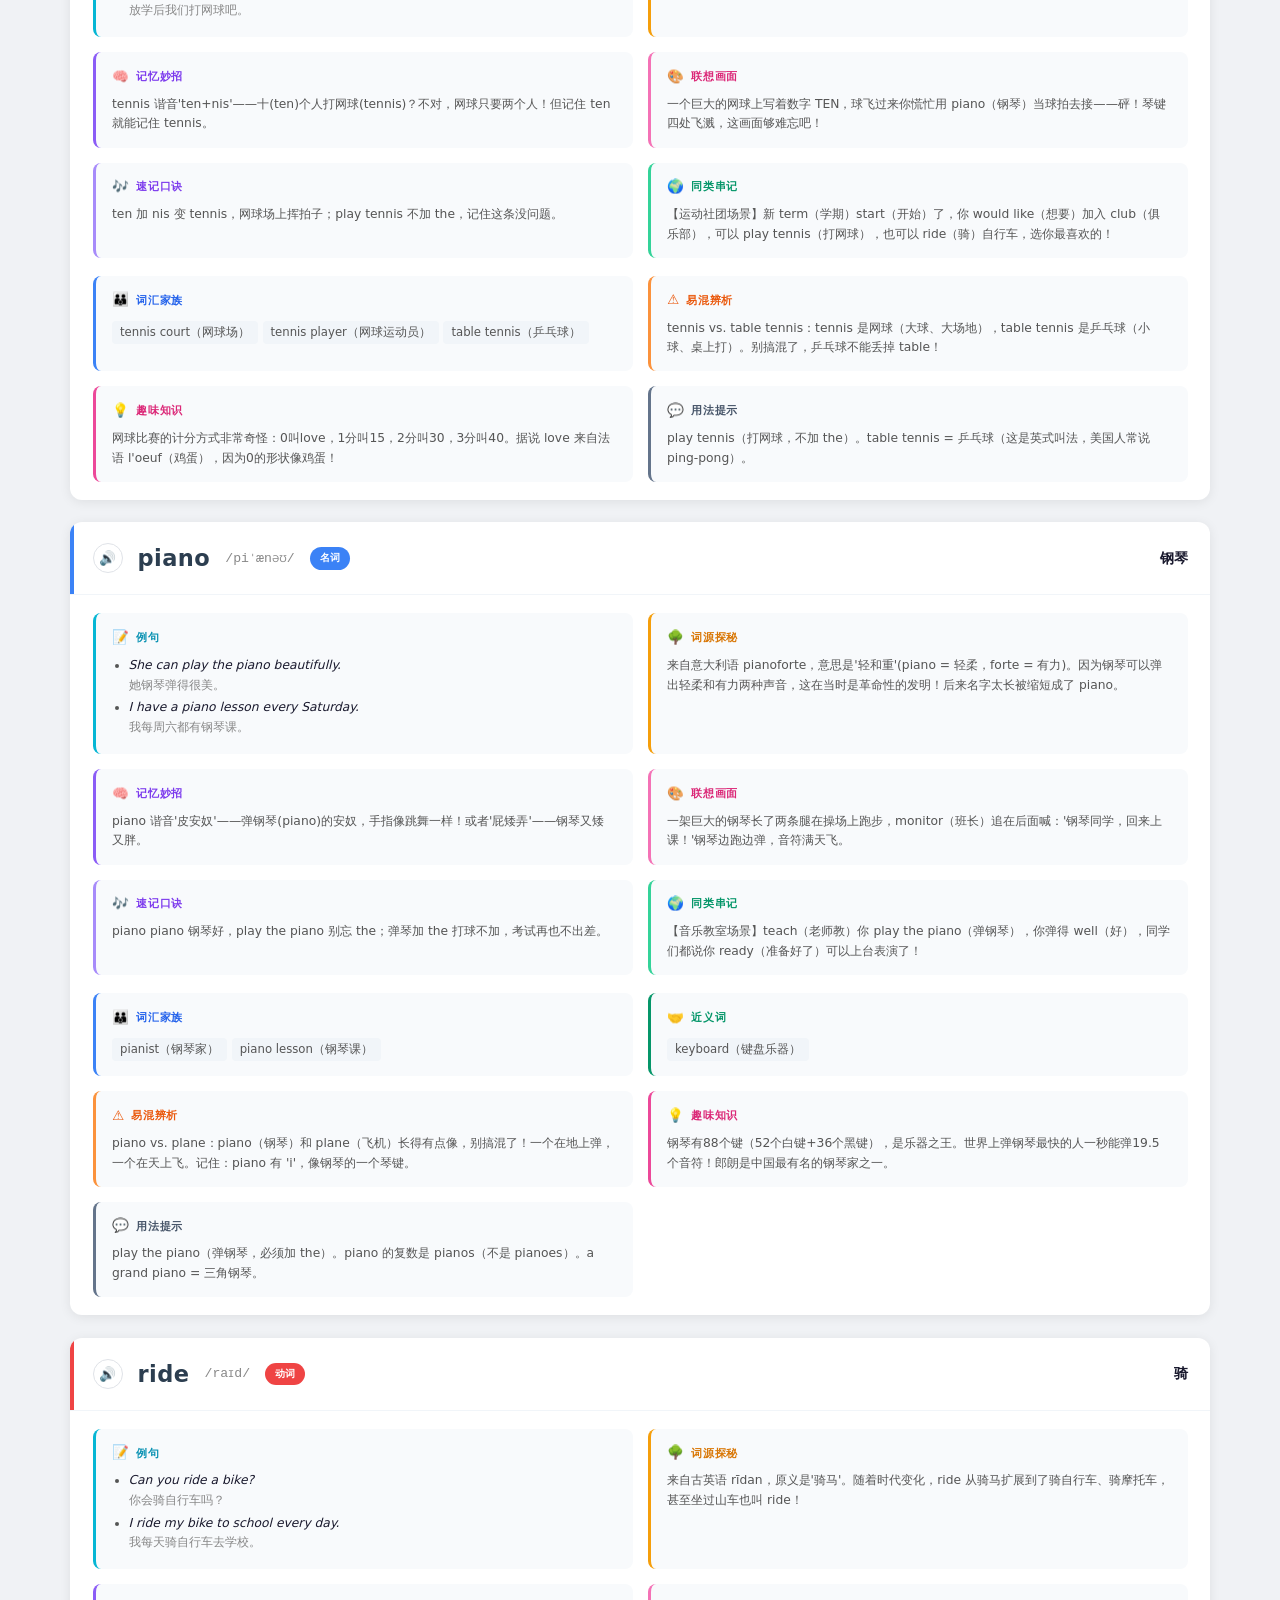
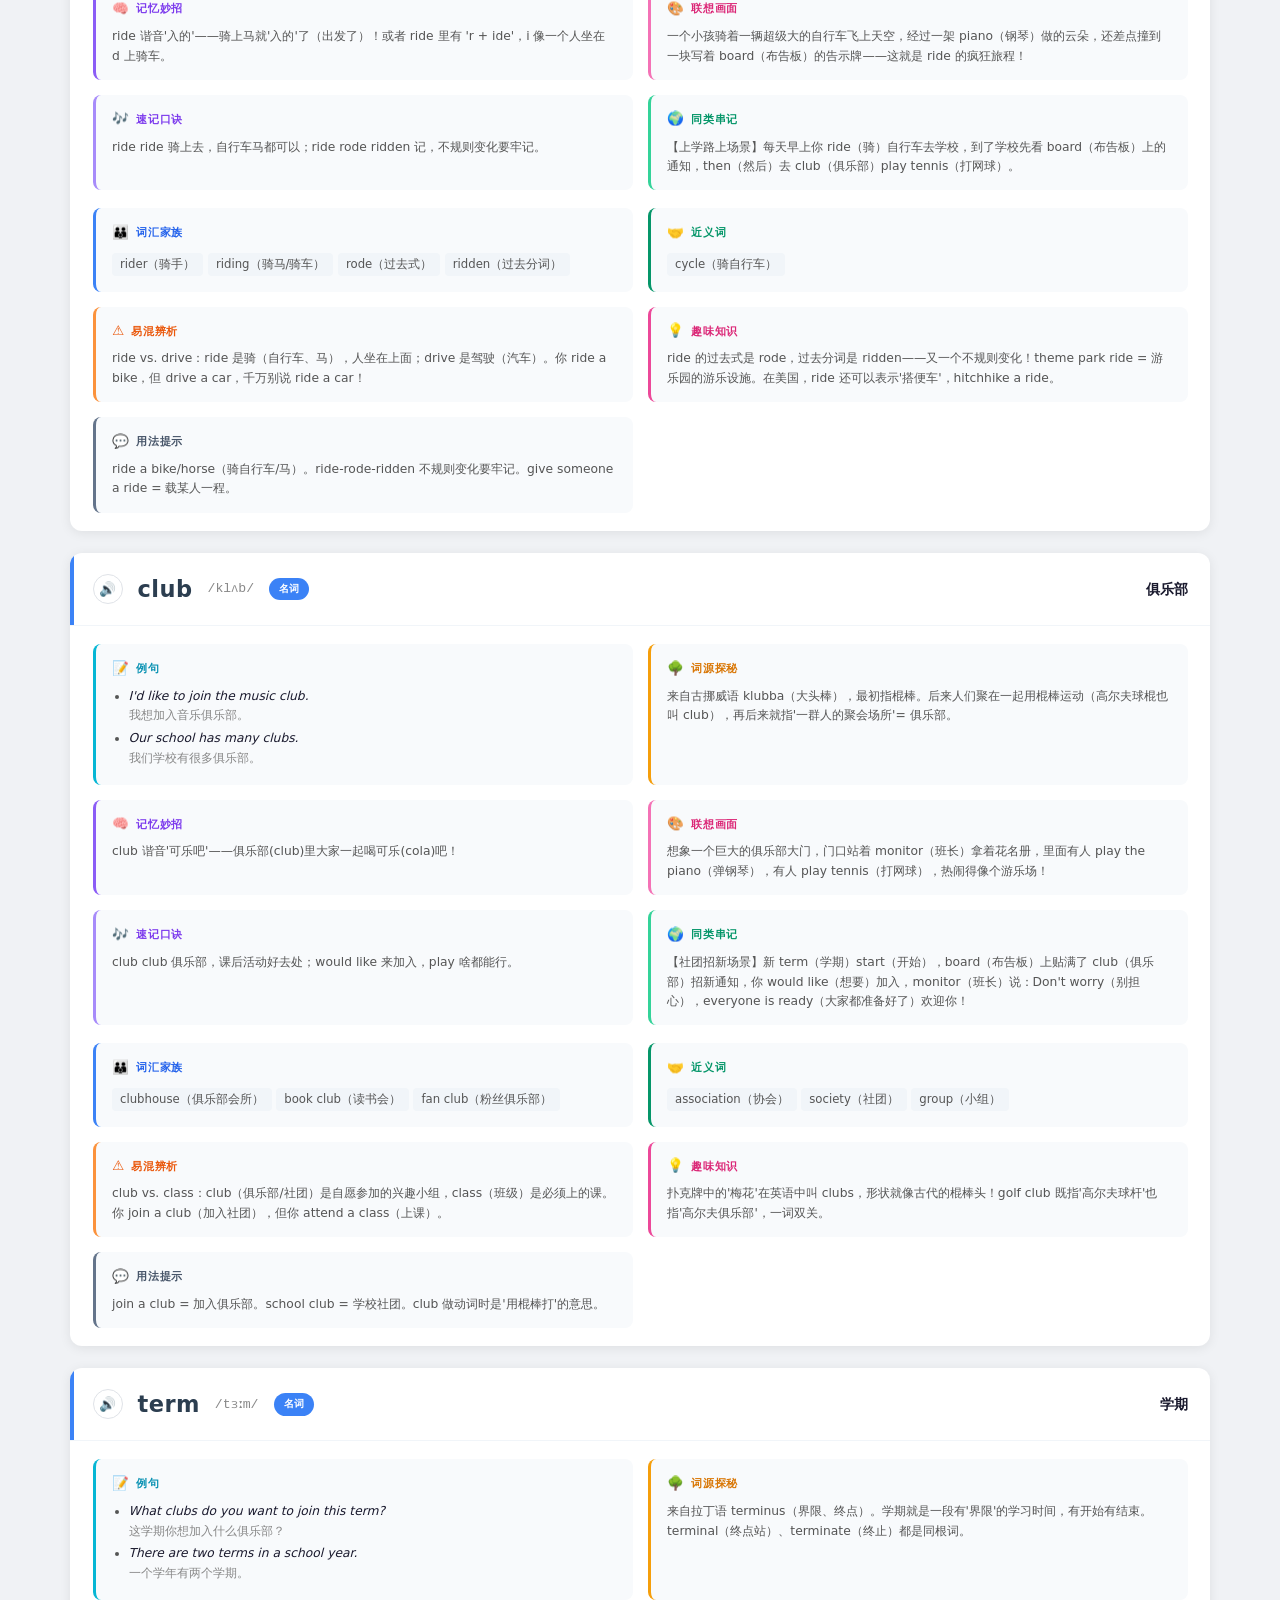
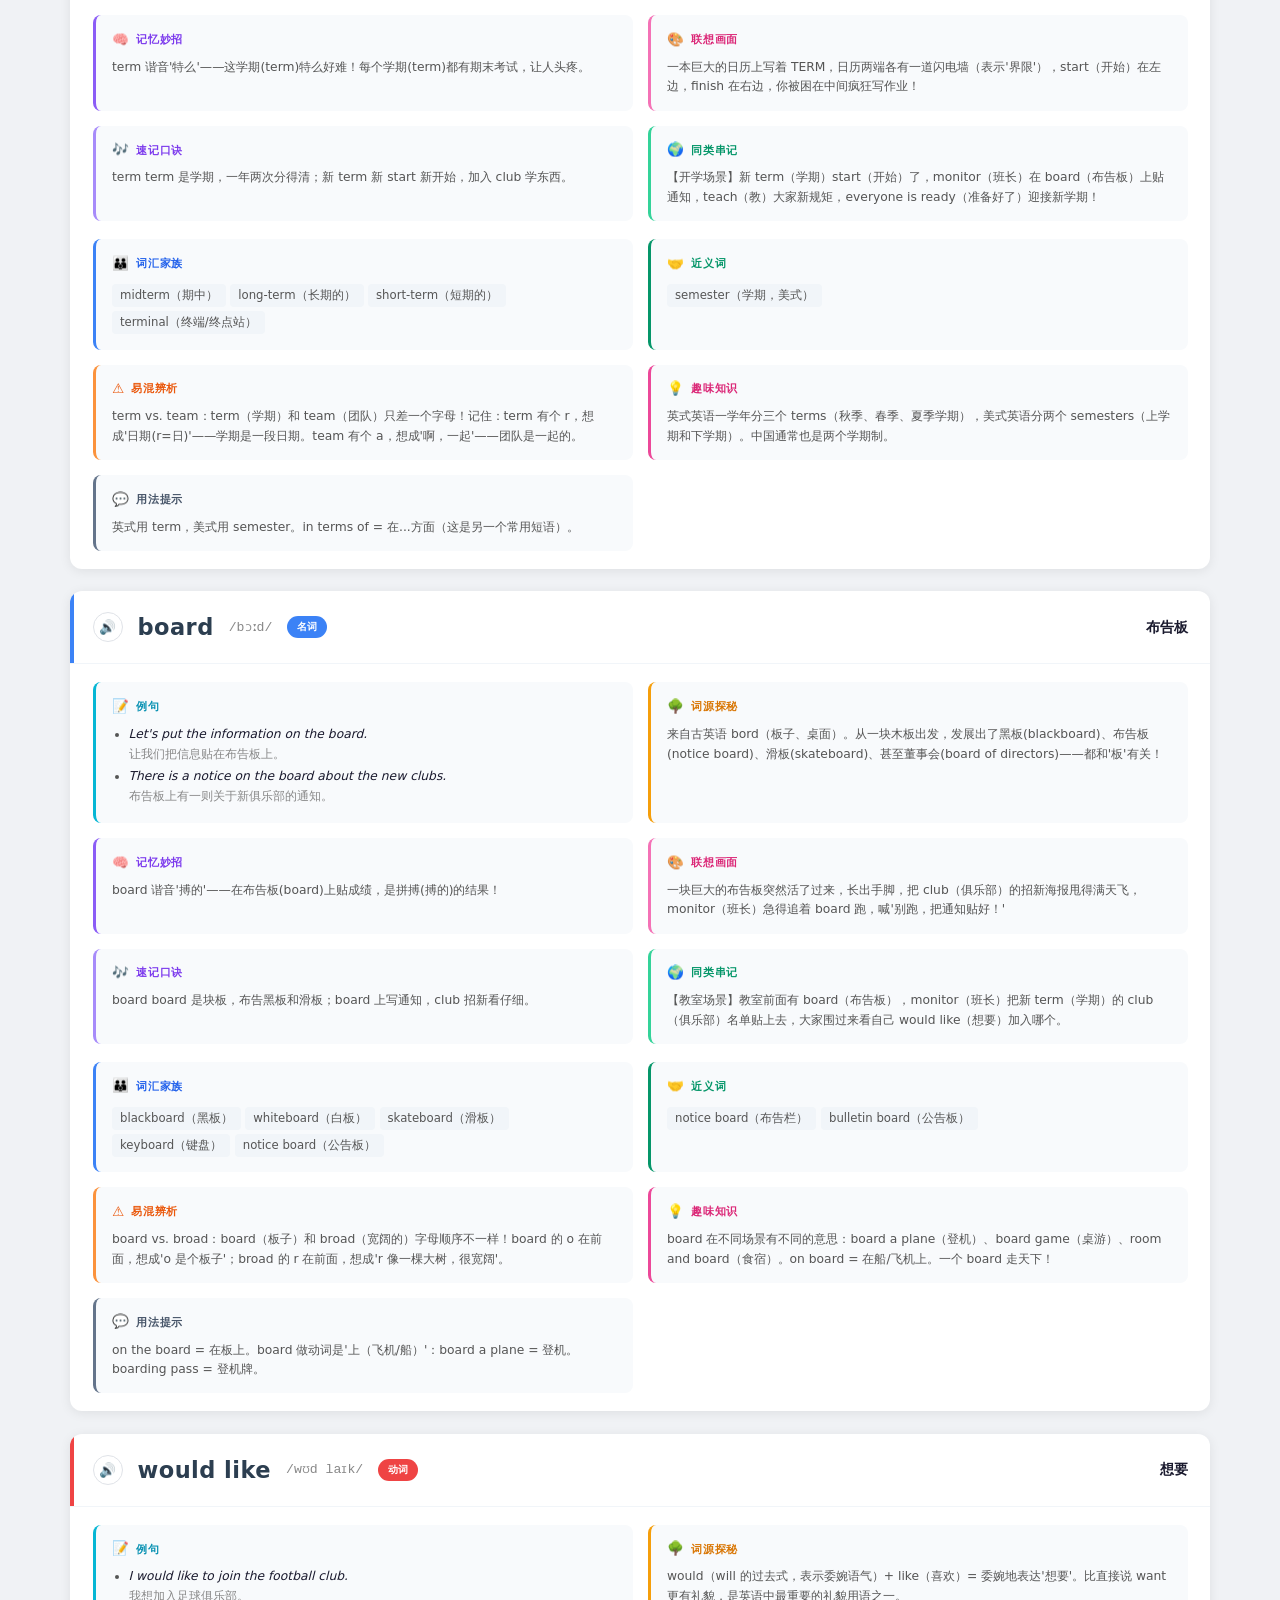
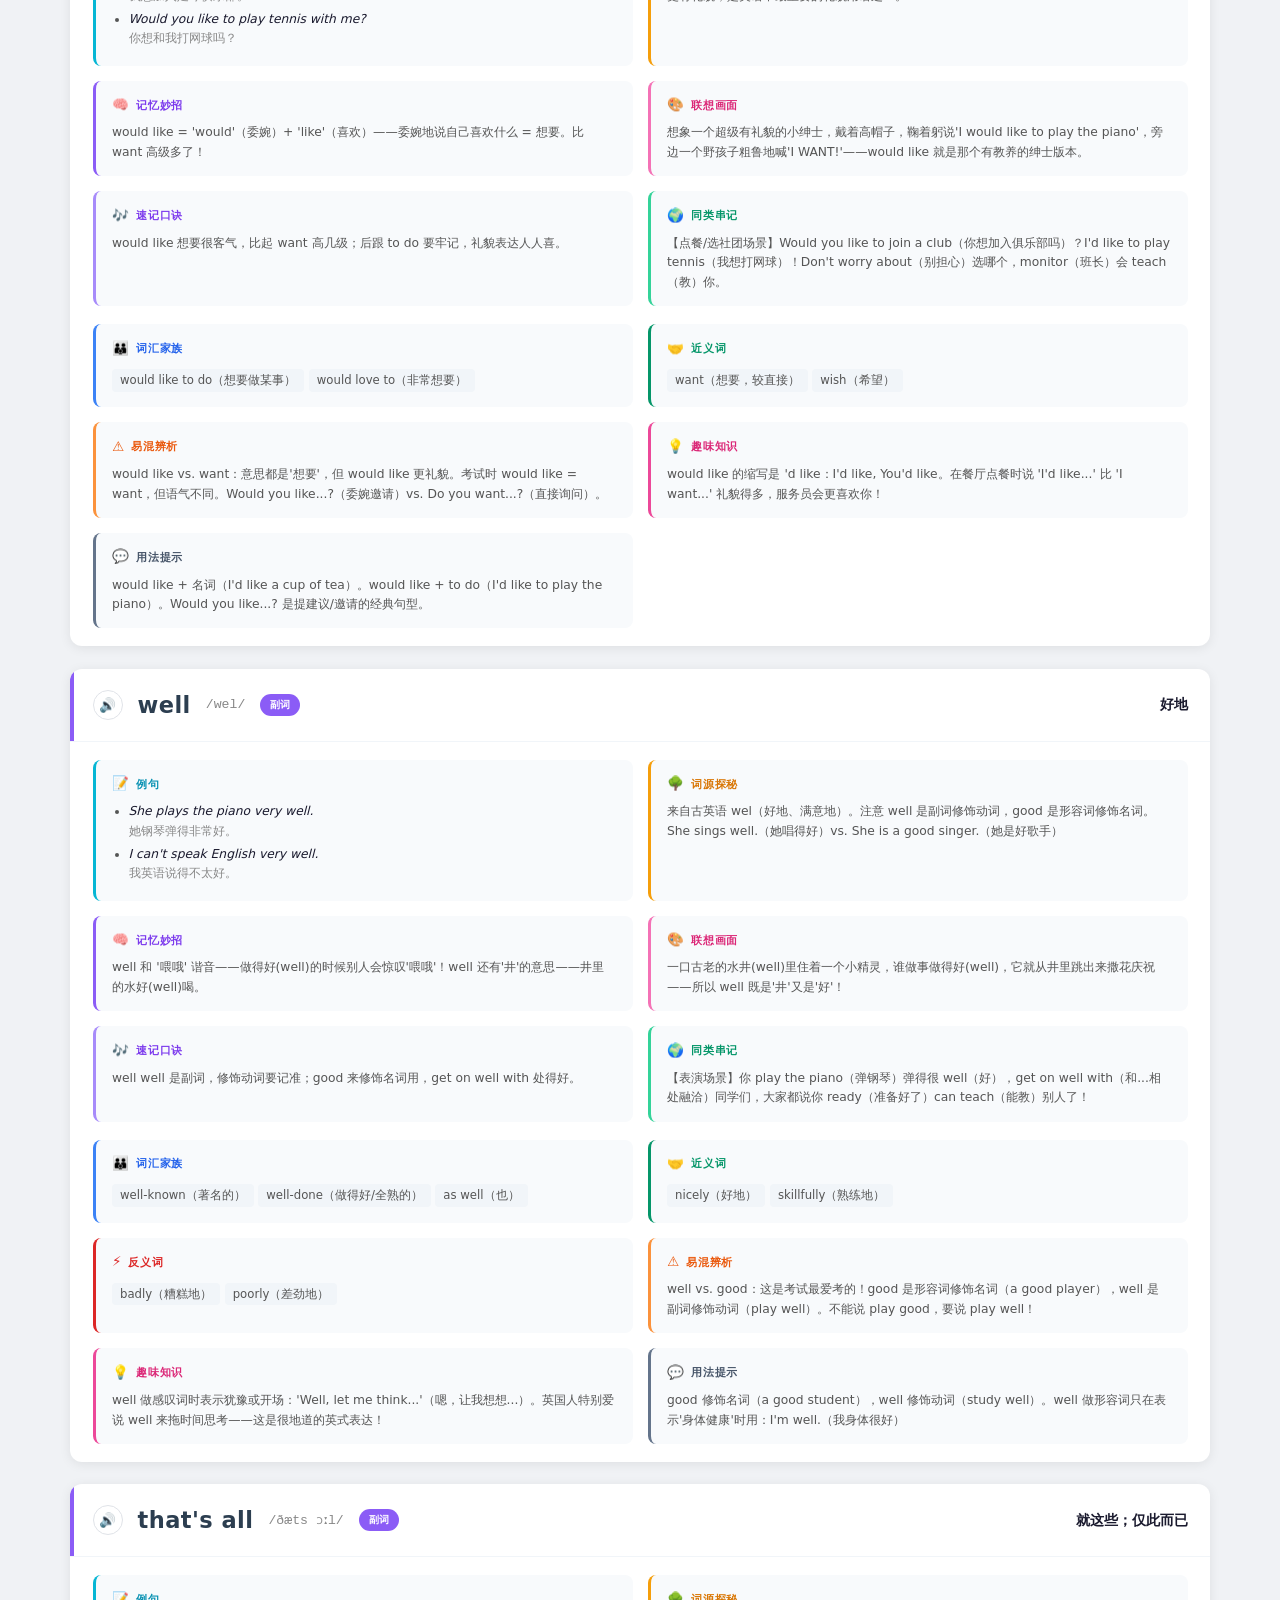
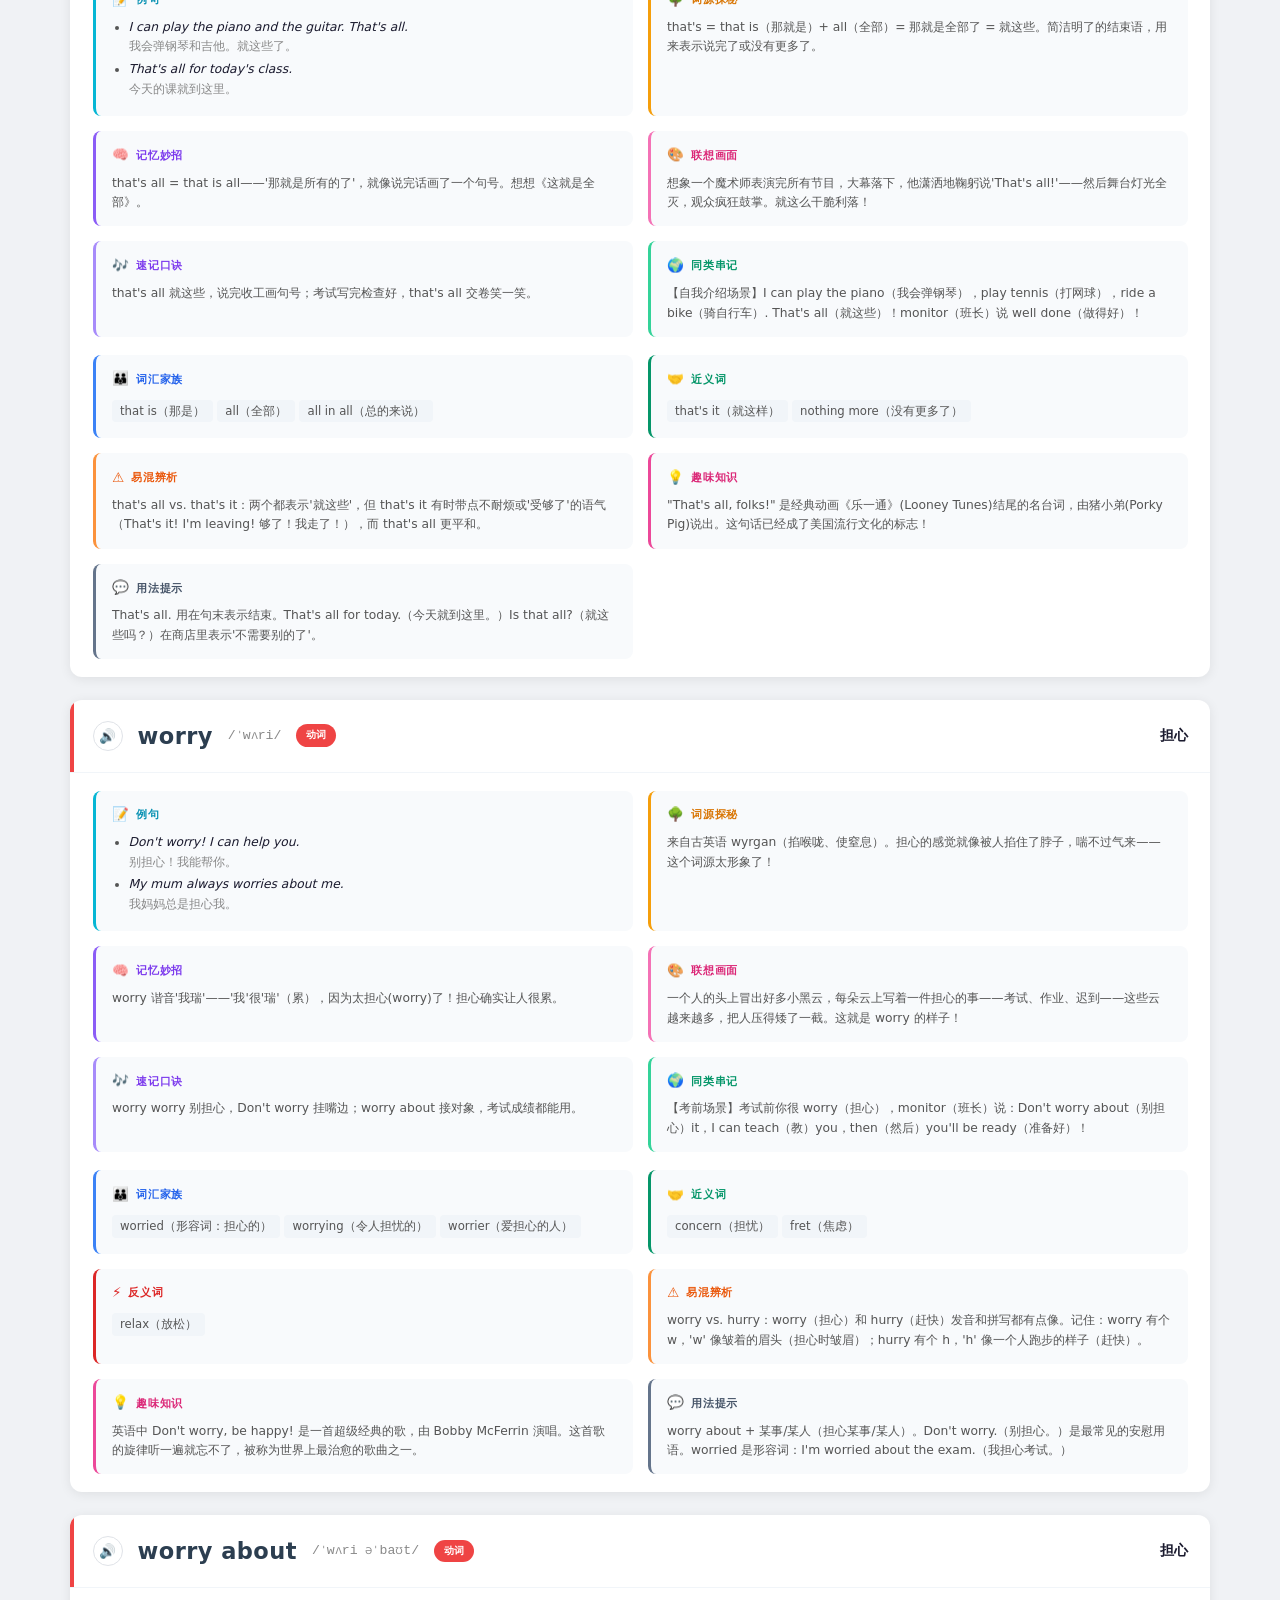
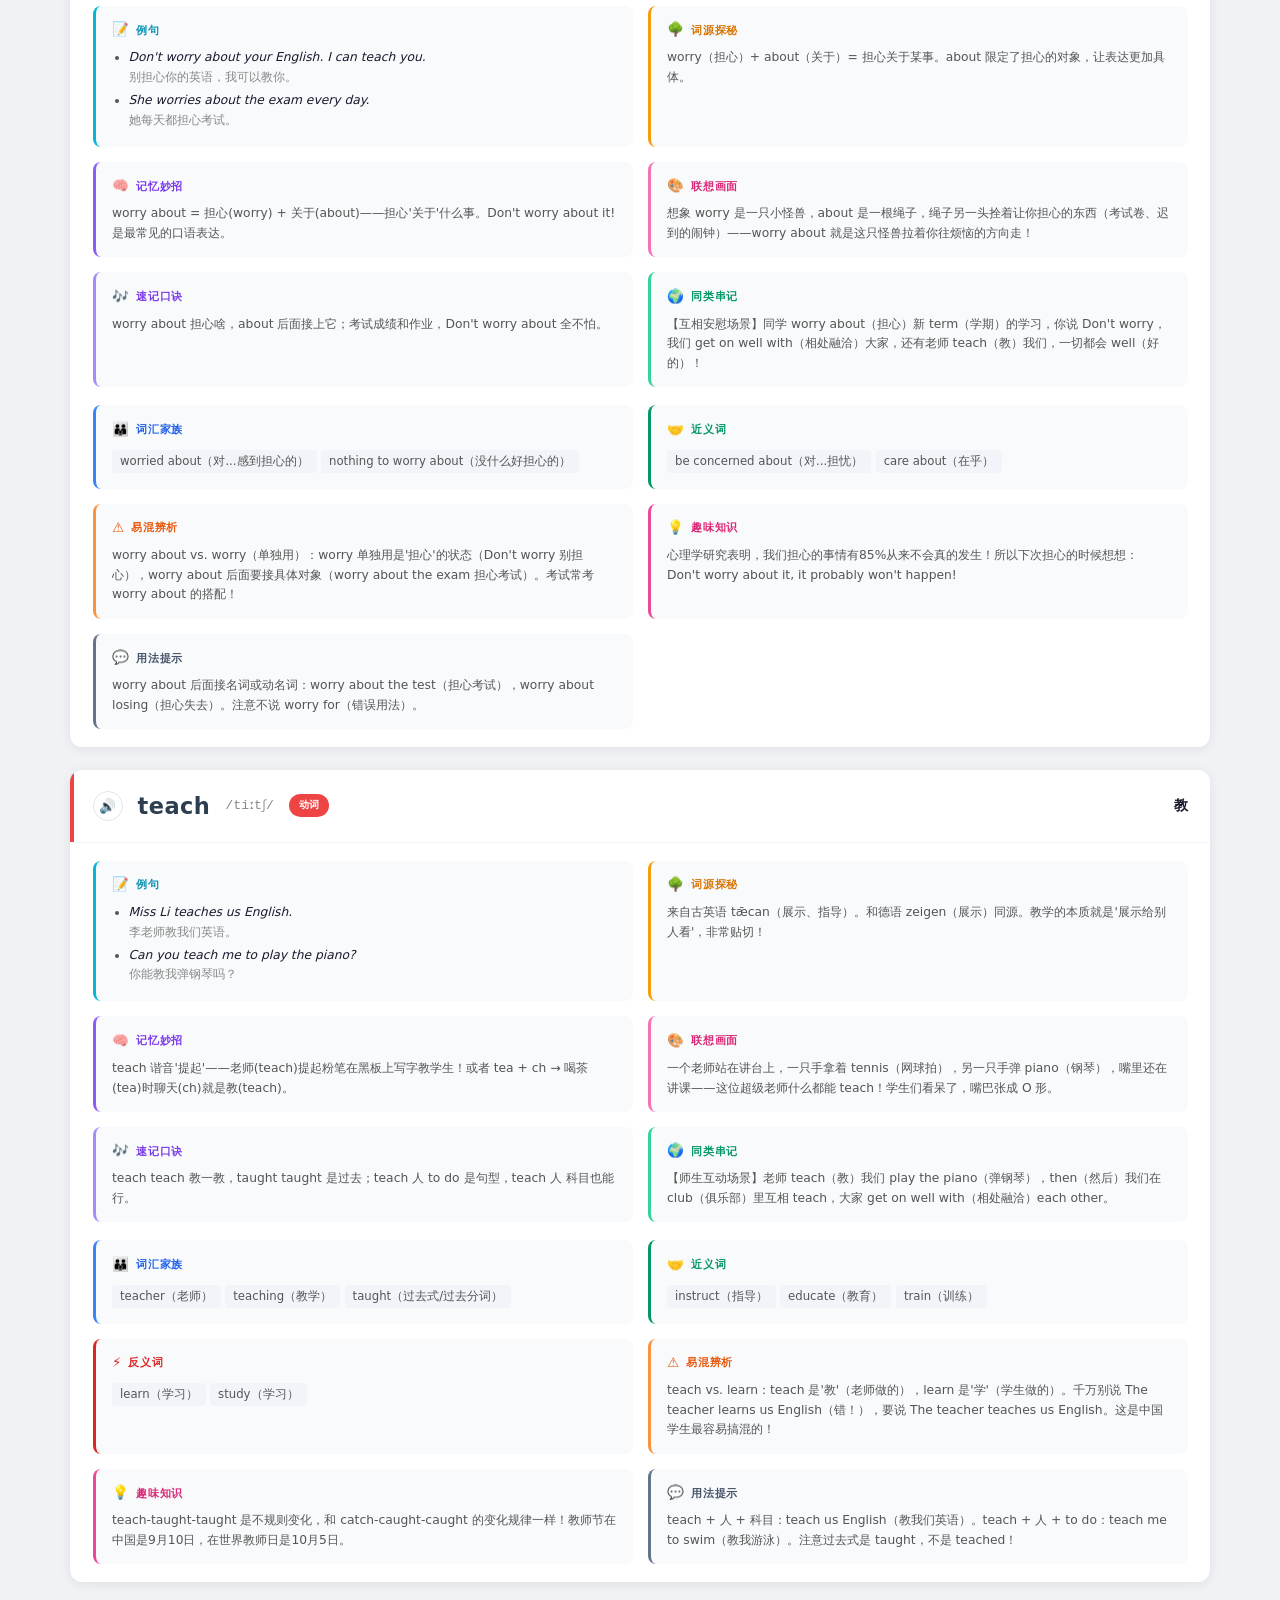
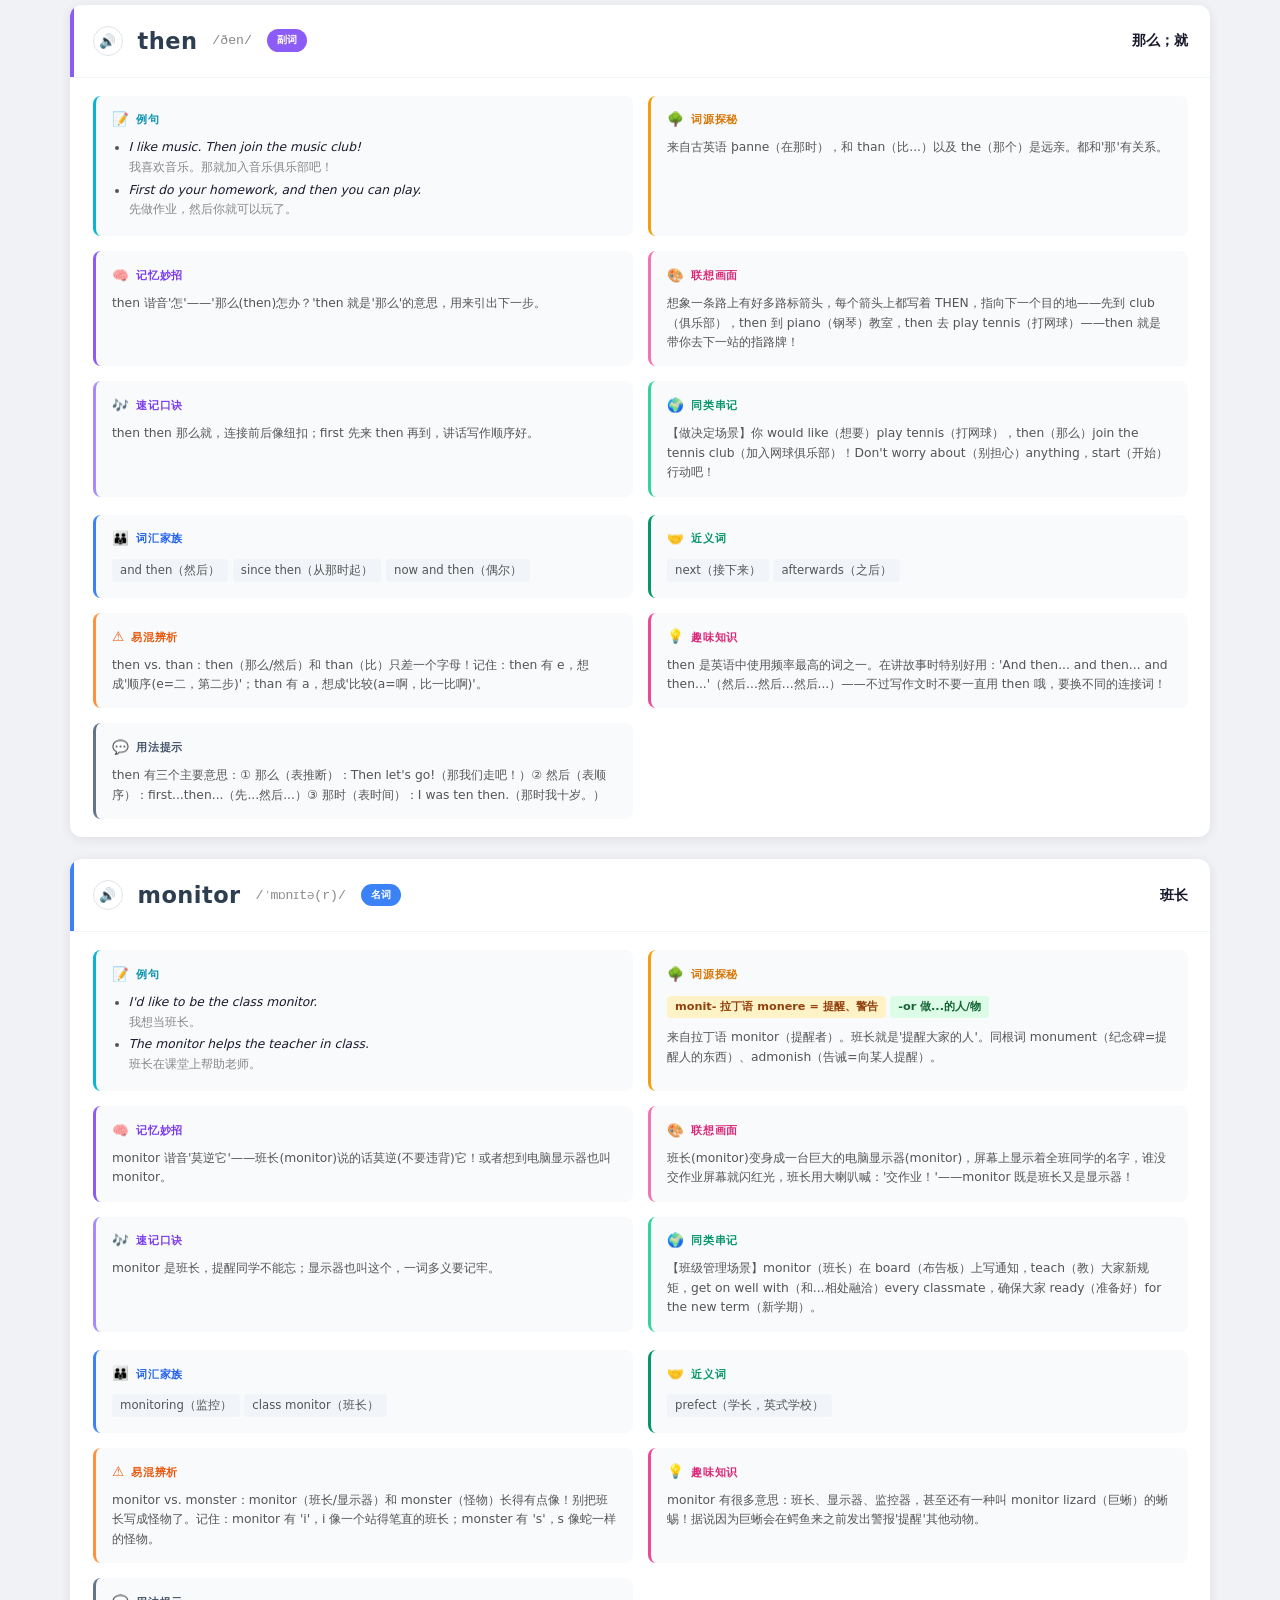
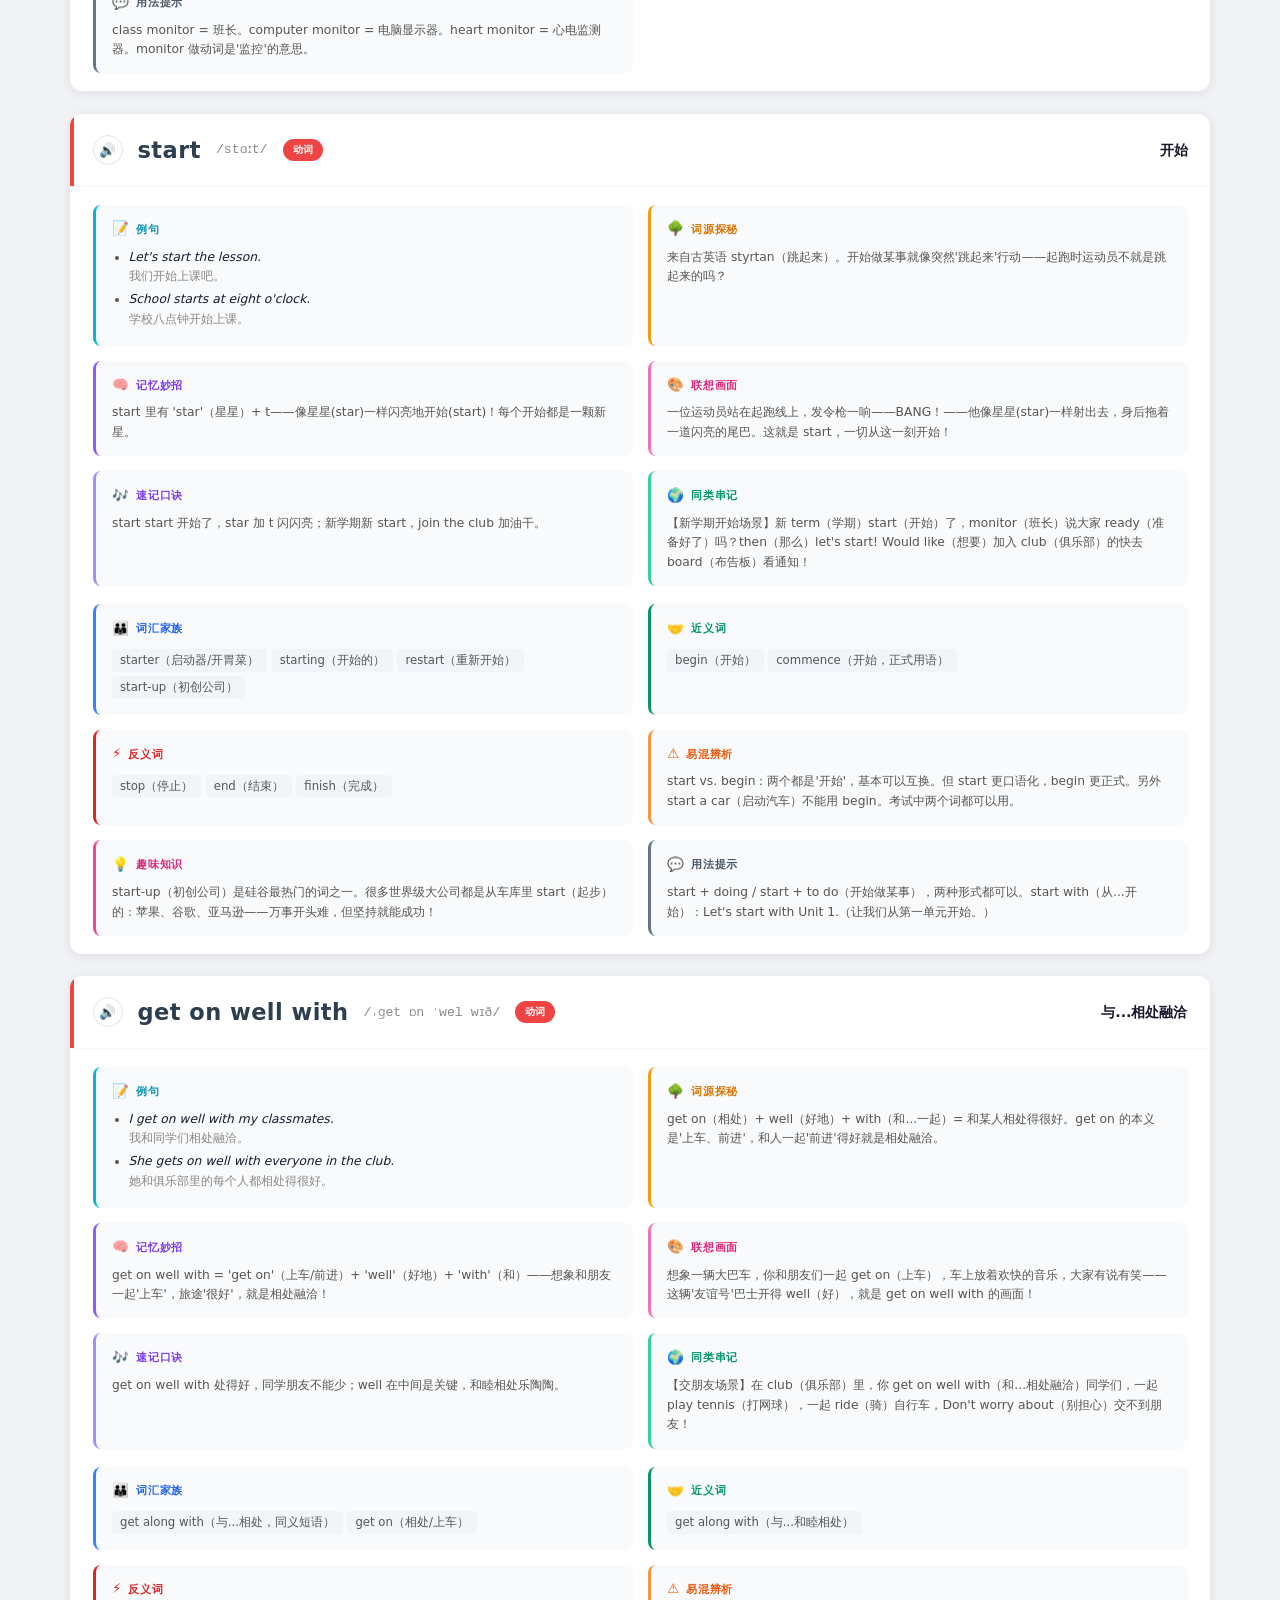
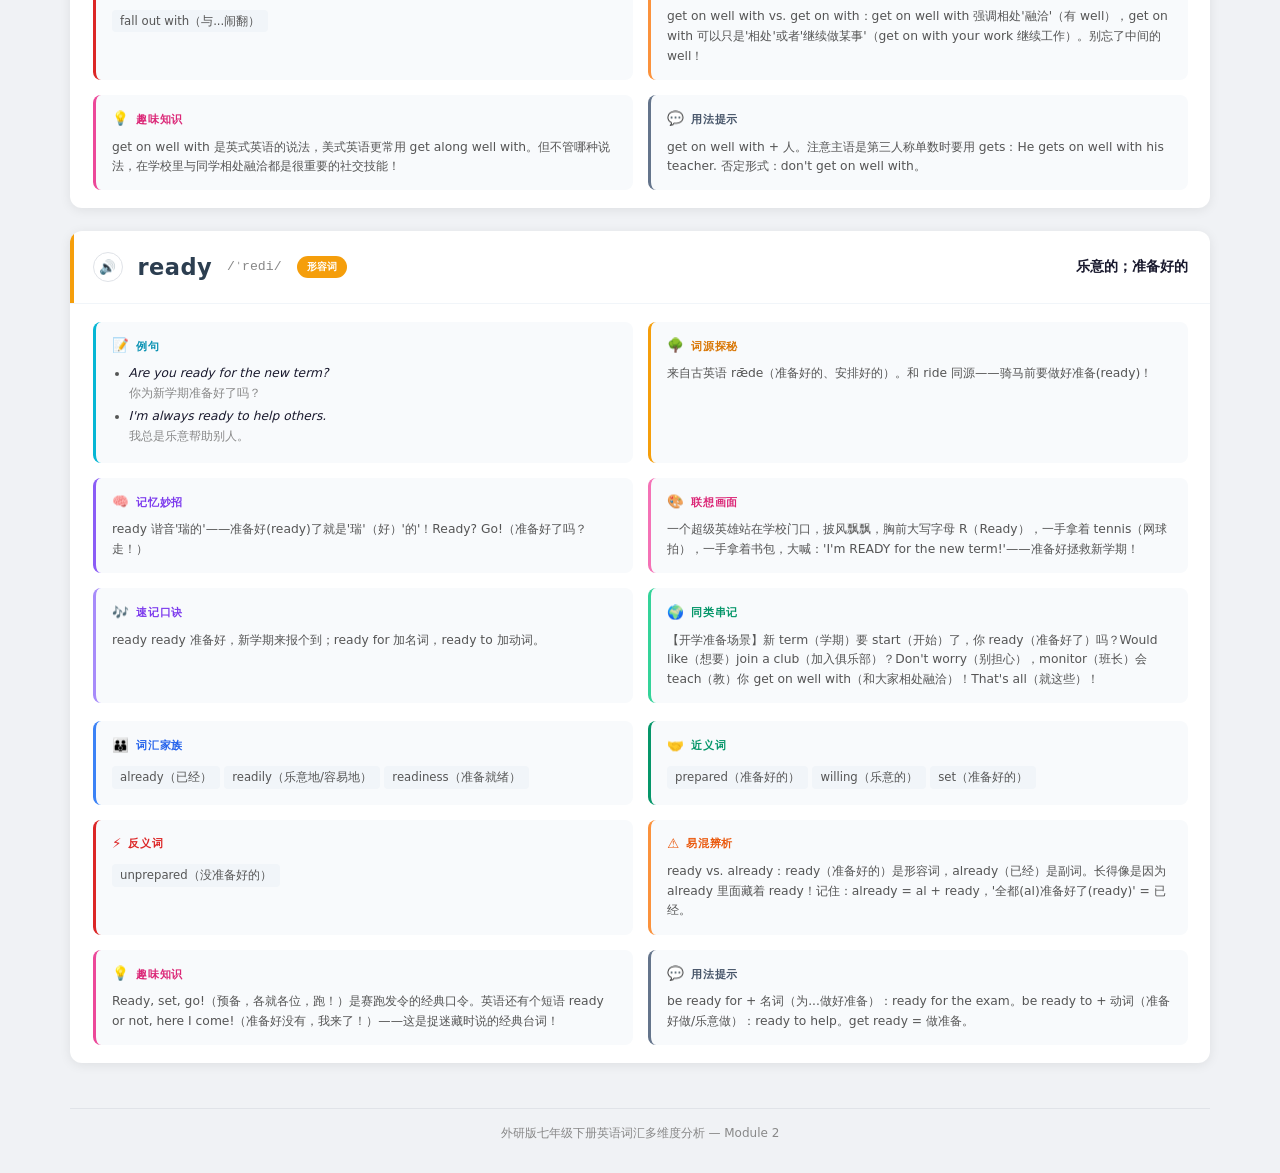
<file: unit2.html>
<!DOCTYPE html>
<html lang="zh-CN">
<head>
<meta charset="UTF-8"><meta name="viewport" content="width=device-width,initial-scale=1">
<meta name="referrer" content="no-referrer">
<title>Module 2 — 词汇分析</title>
<link rel="stylesheet" href="style.css?v=23">
</head>
<body>
<div id="unit-root"><p style="color:#888;padding:2rem">Loading...</p></div>
<script src="vocab-data-u2.js"></script>
<script src="tts.js"></script>
<script src="word-renderer.js"></script>
<script>WordRenderer.renderUnit(UNIT2, document.getElementById('unit-root'));</script>
</body></html>
</file>
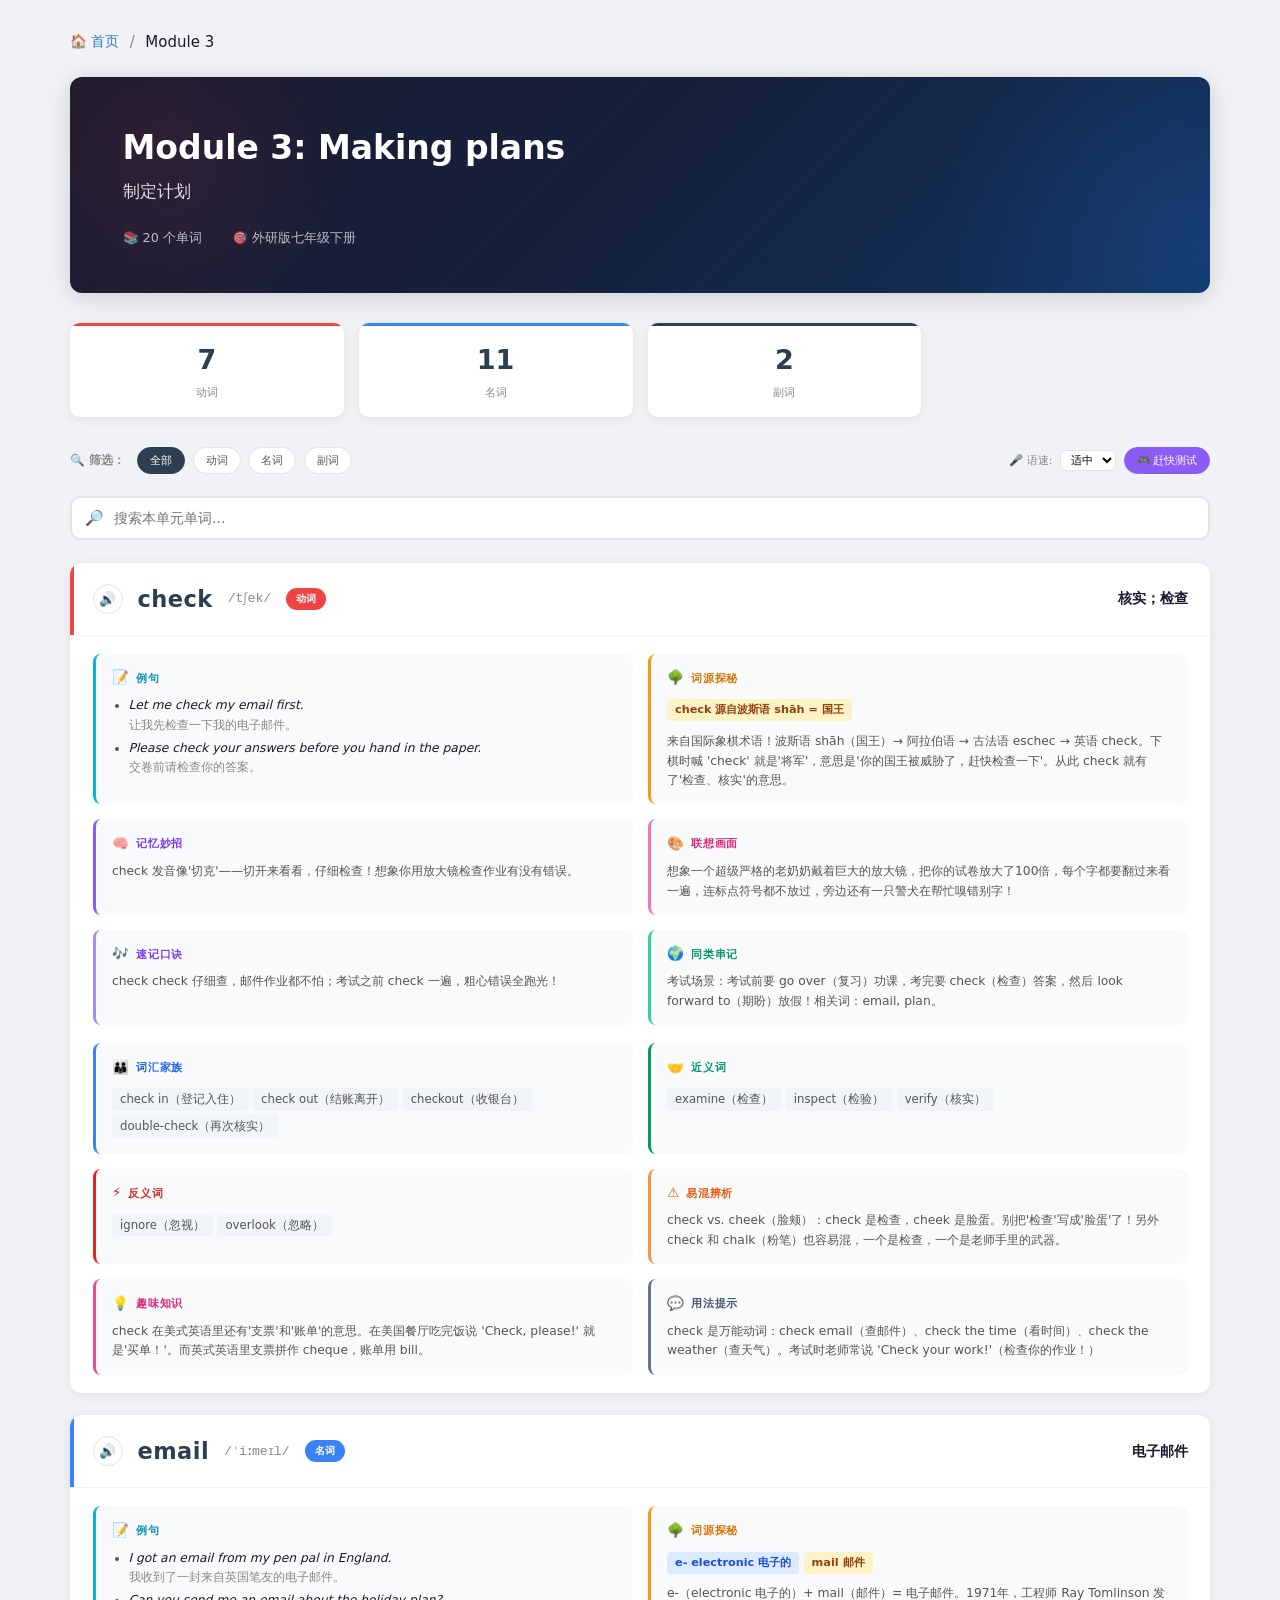
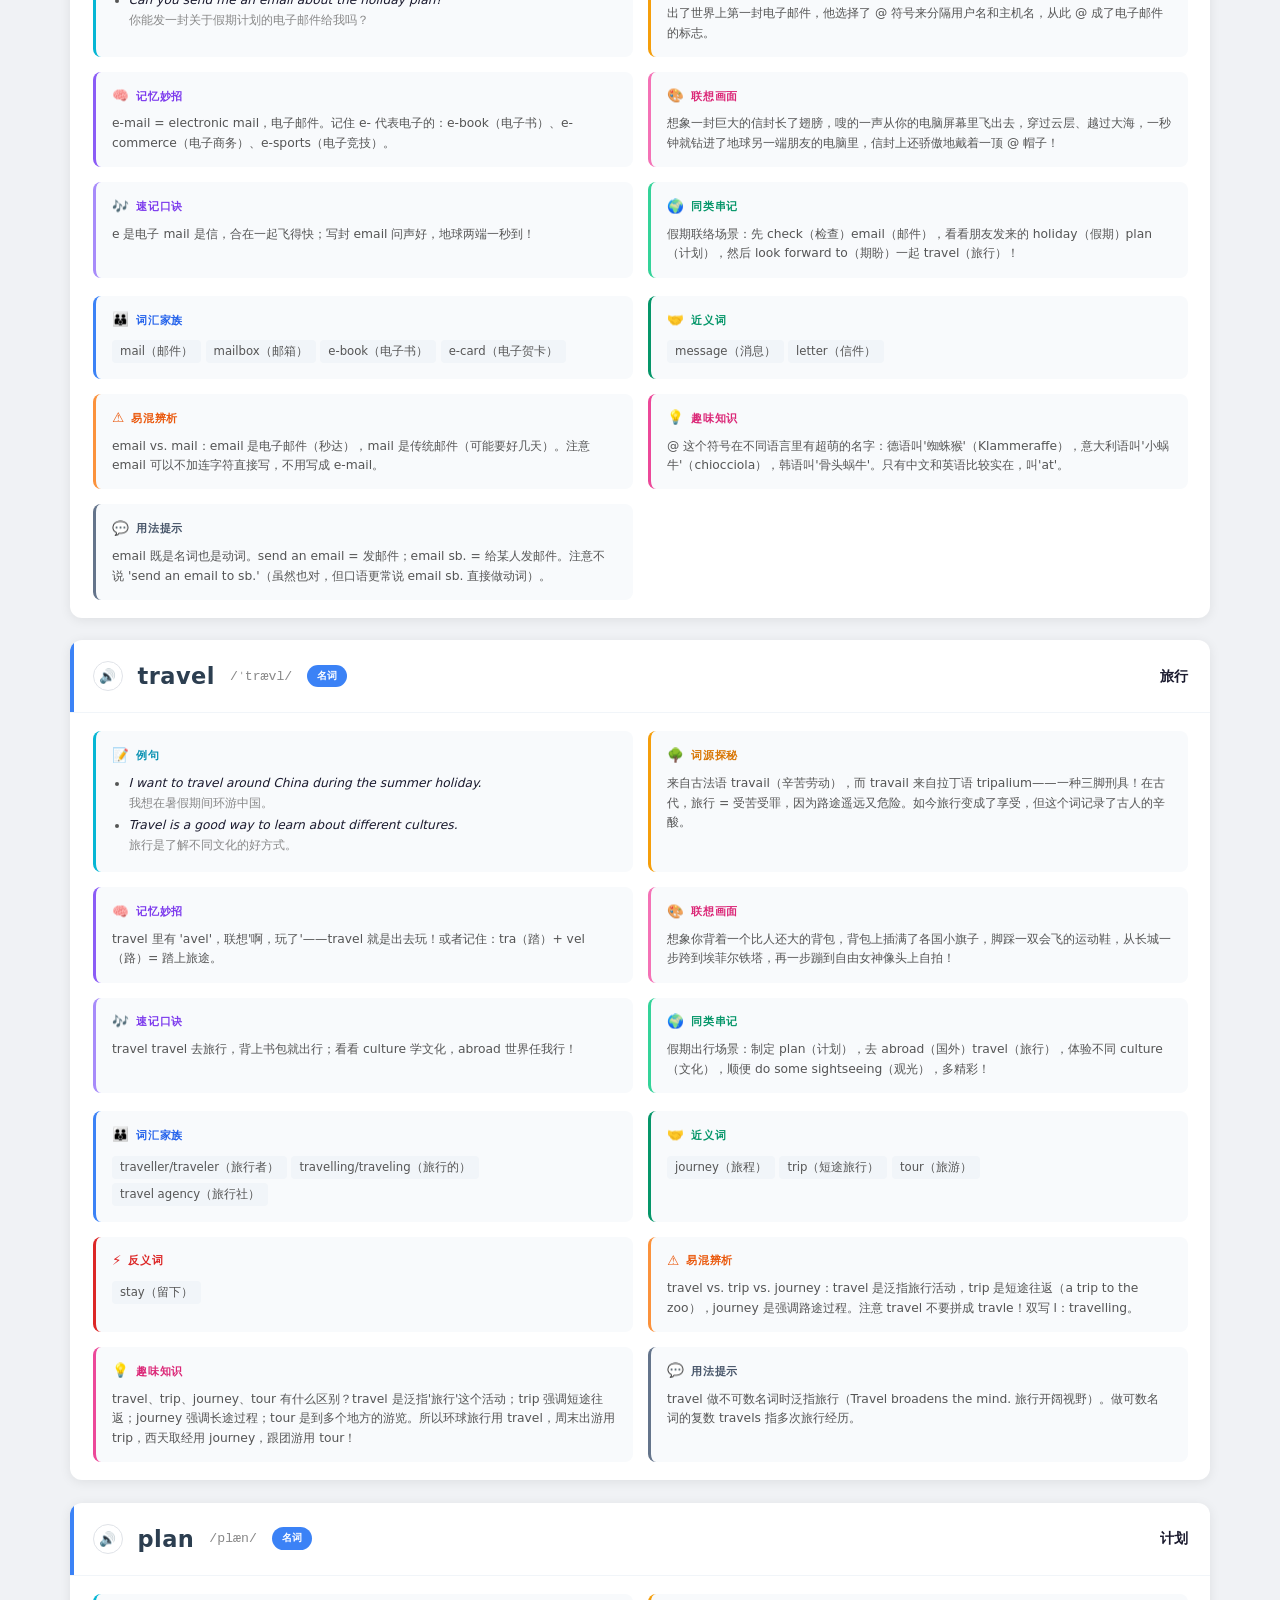
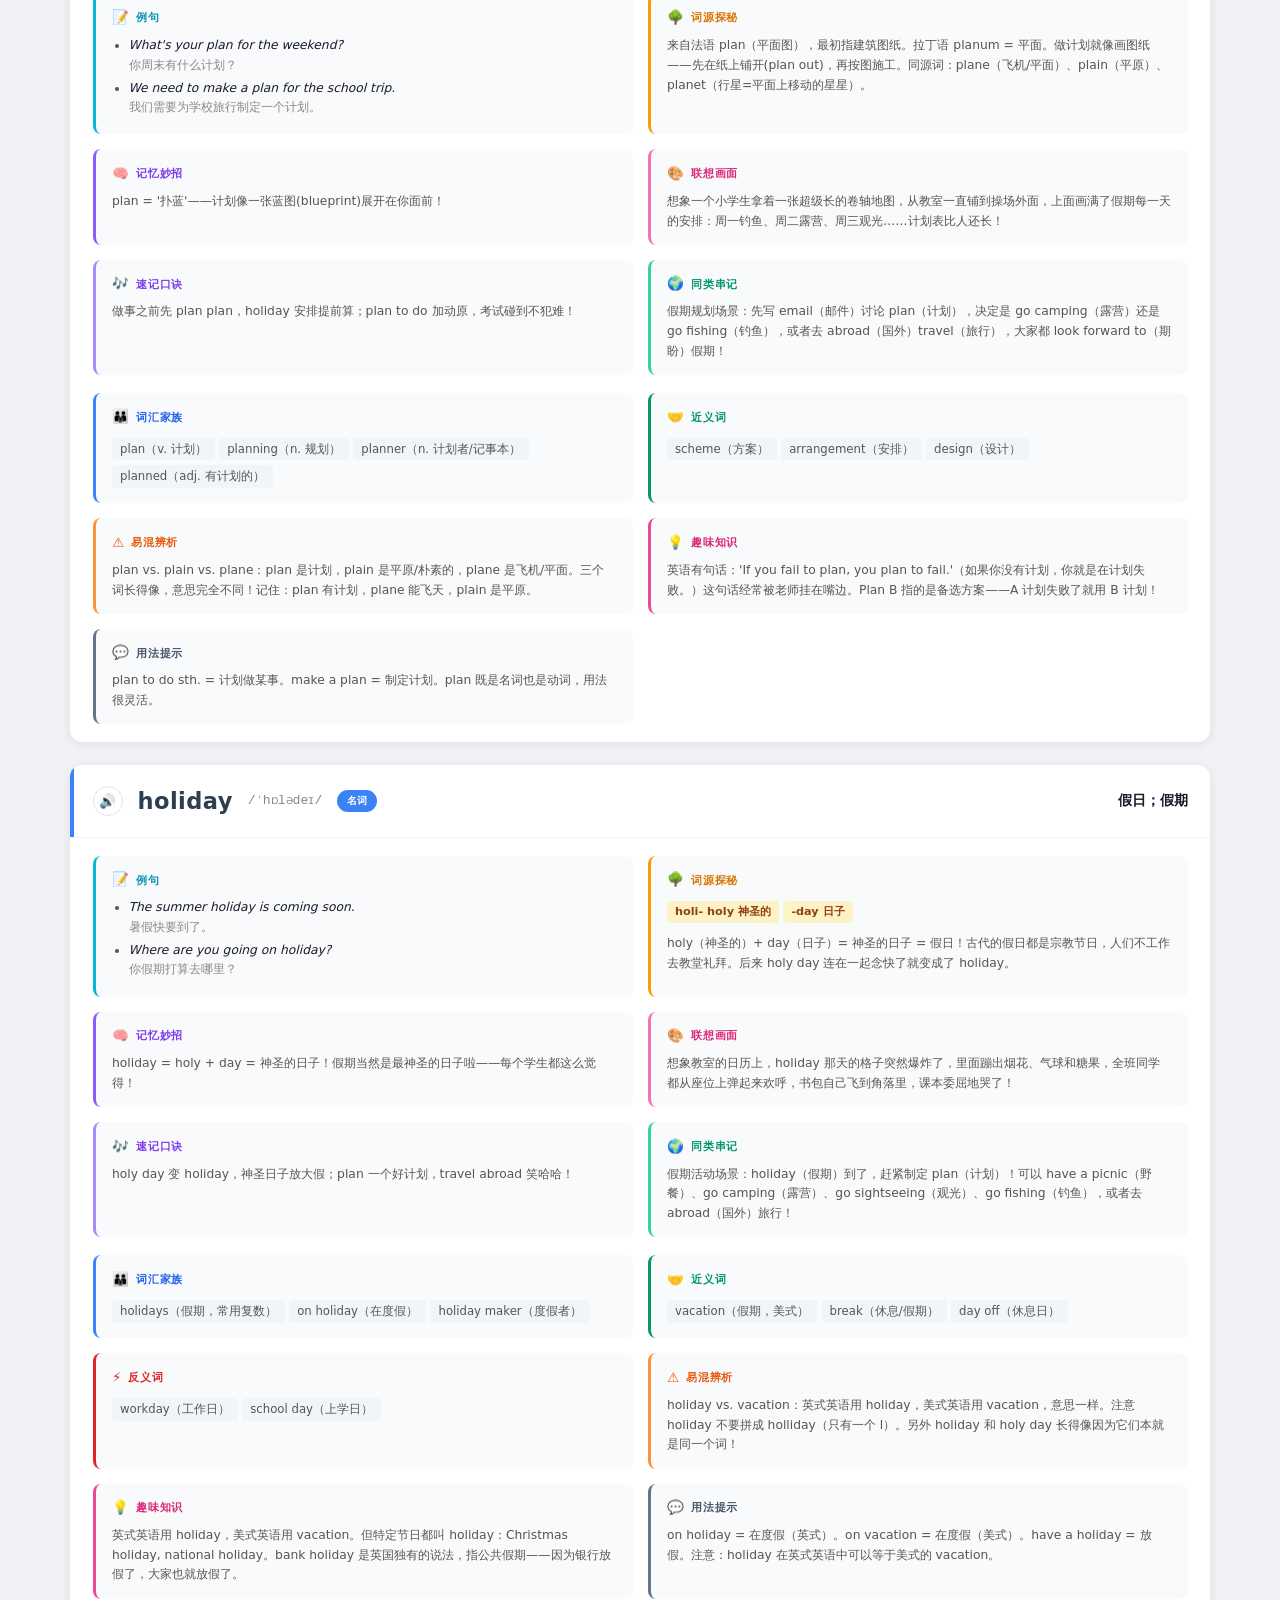
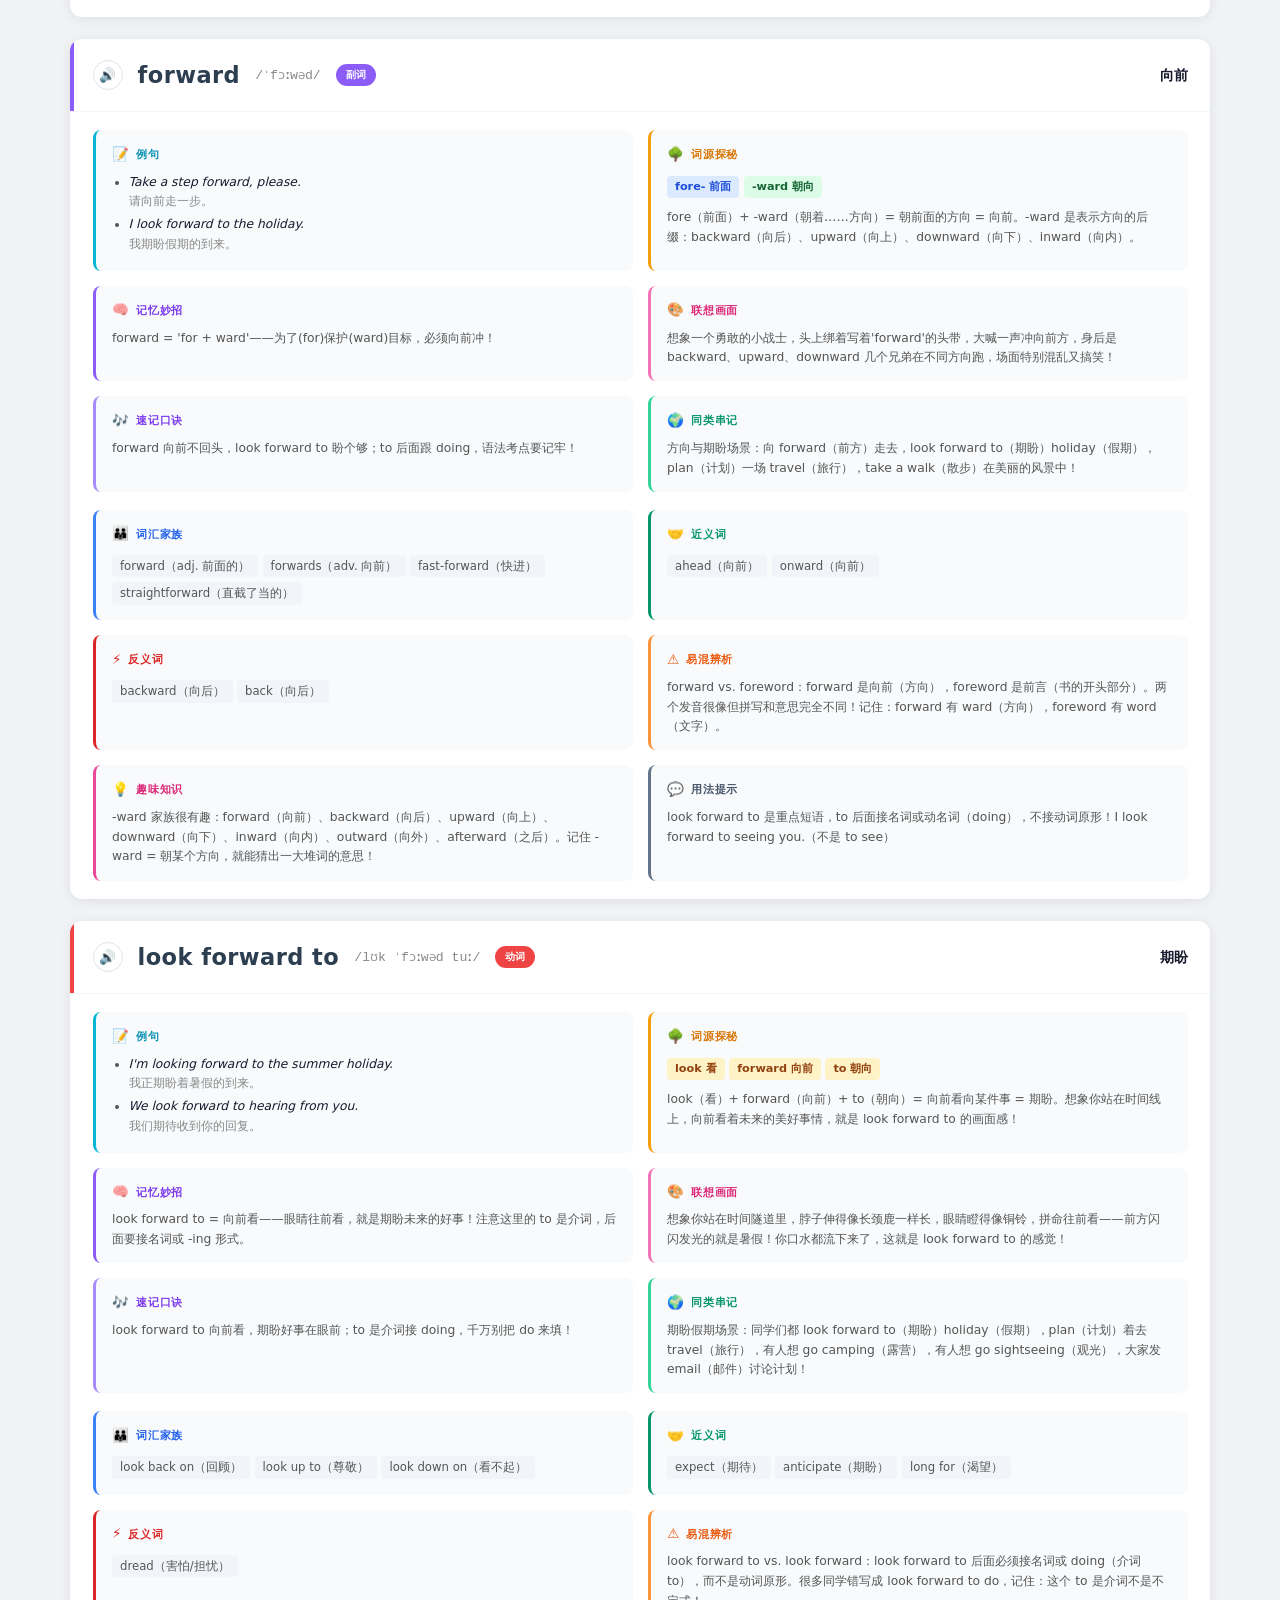
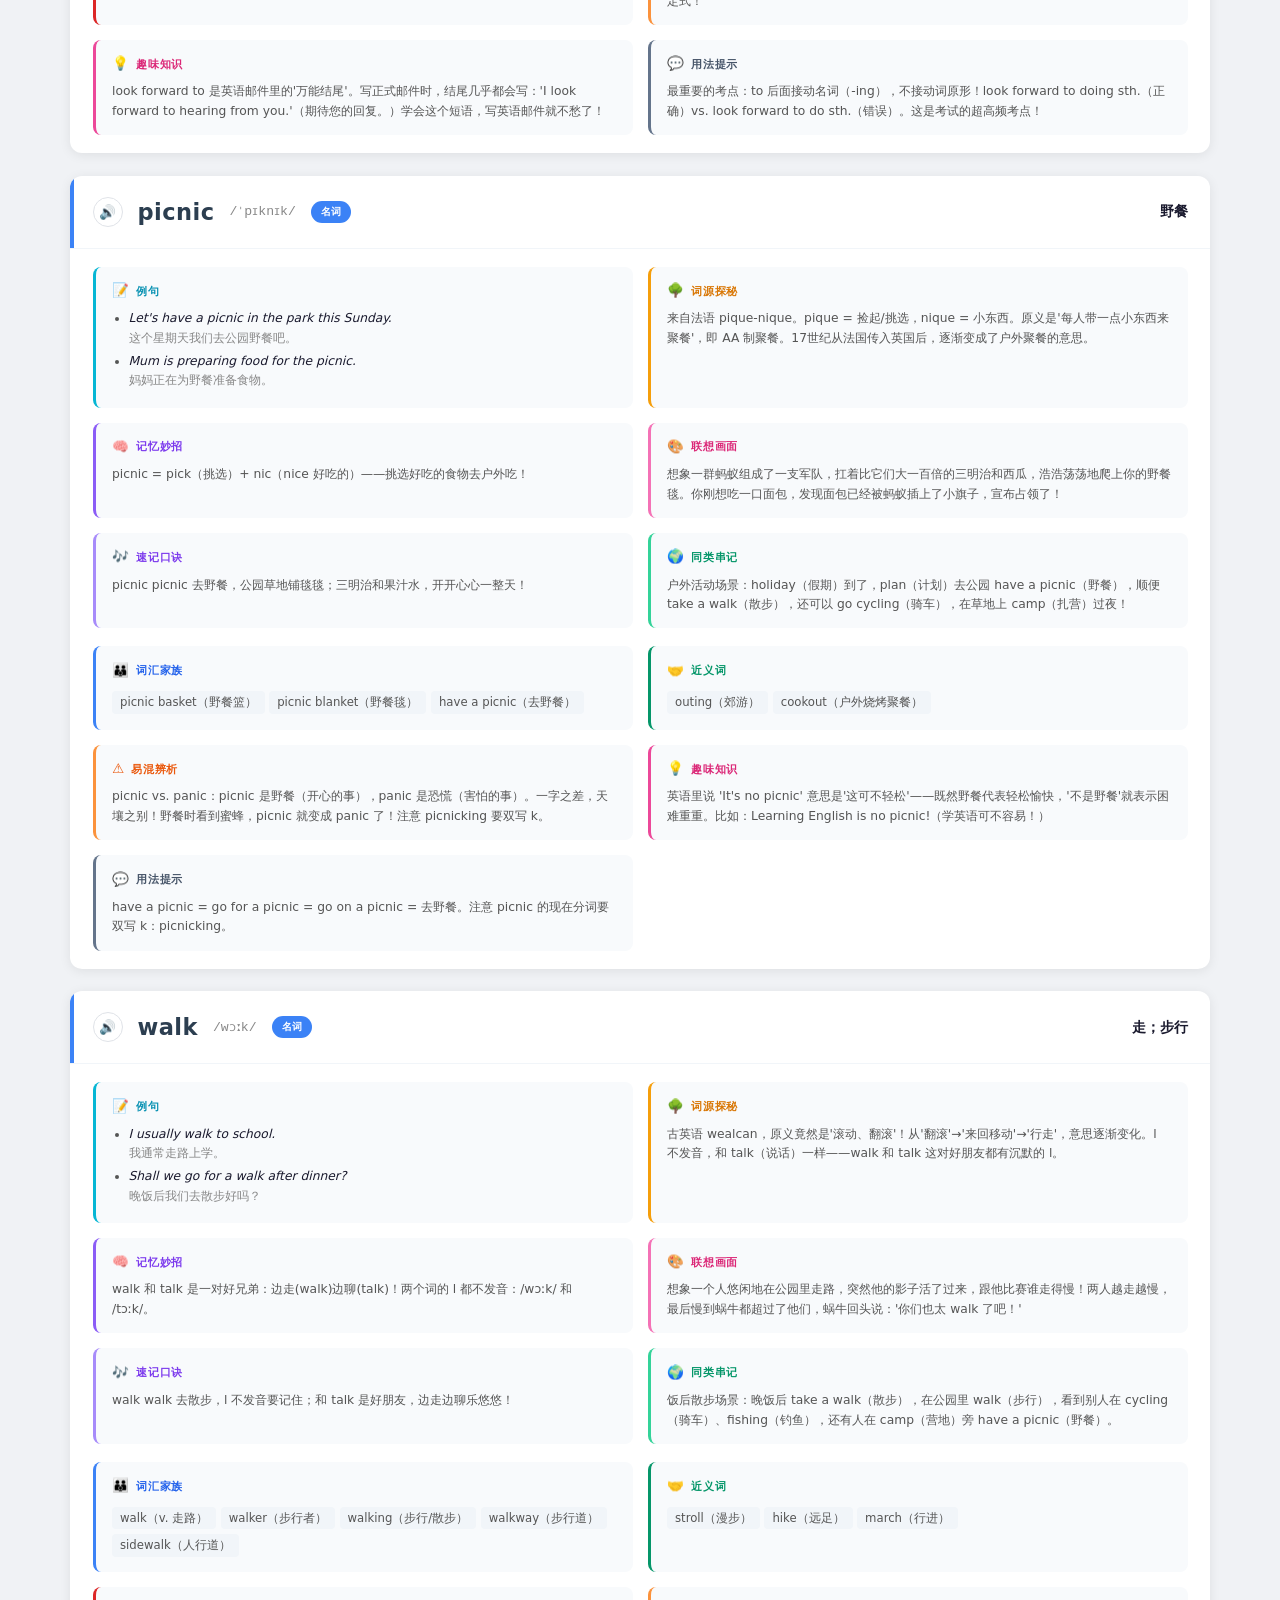
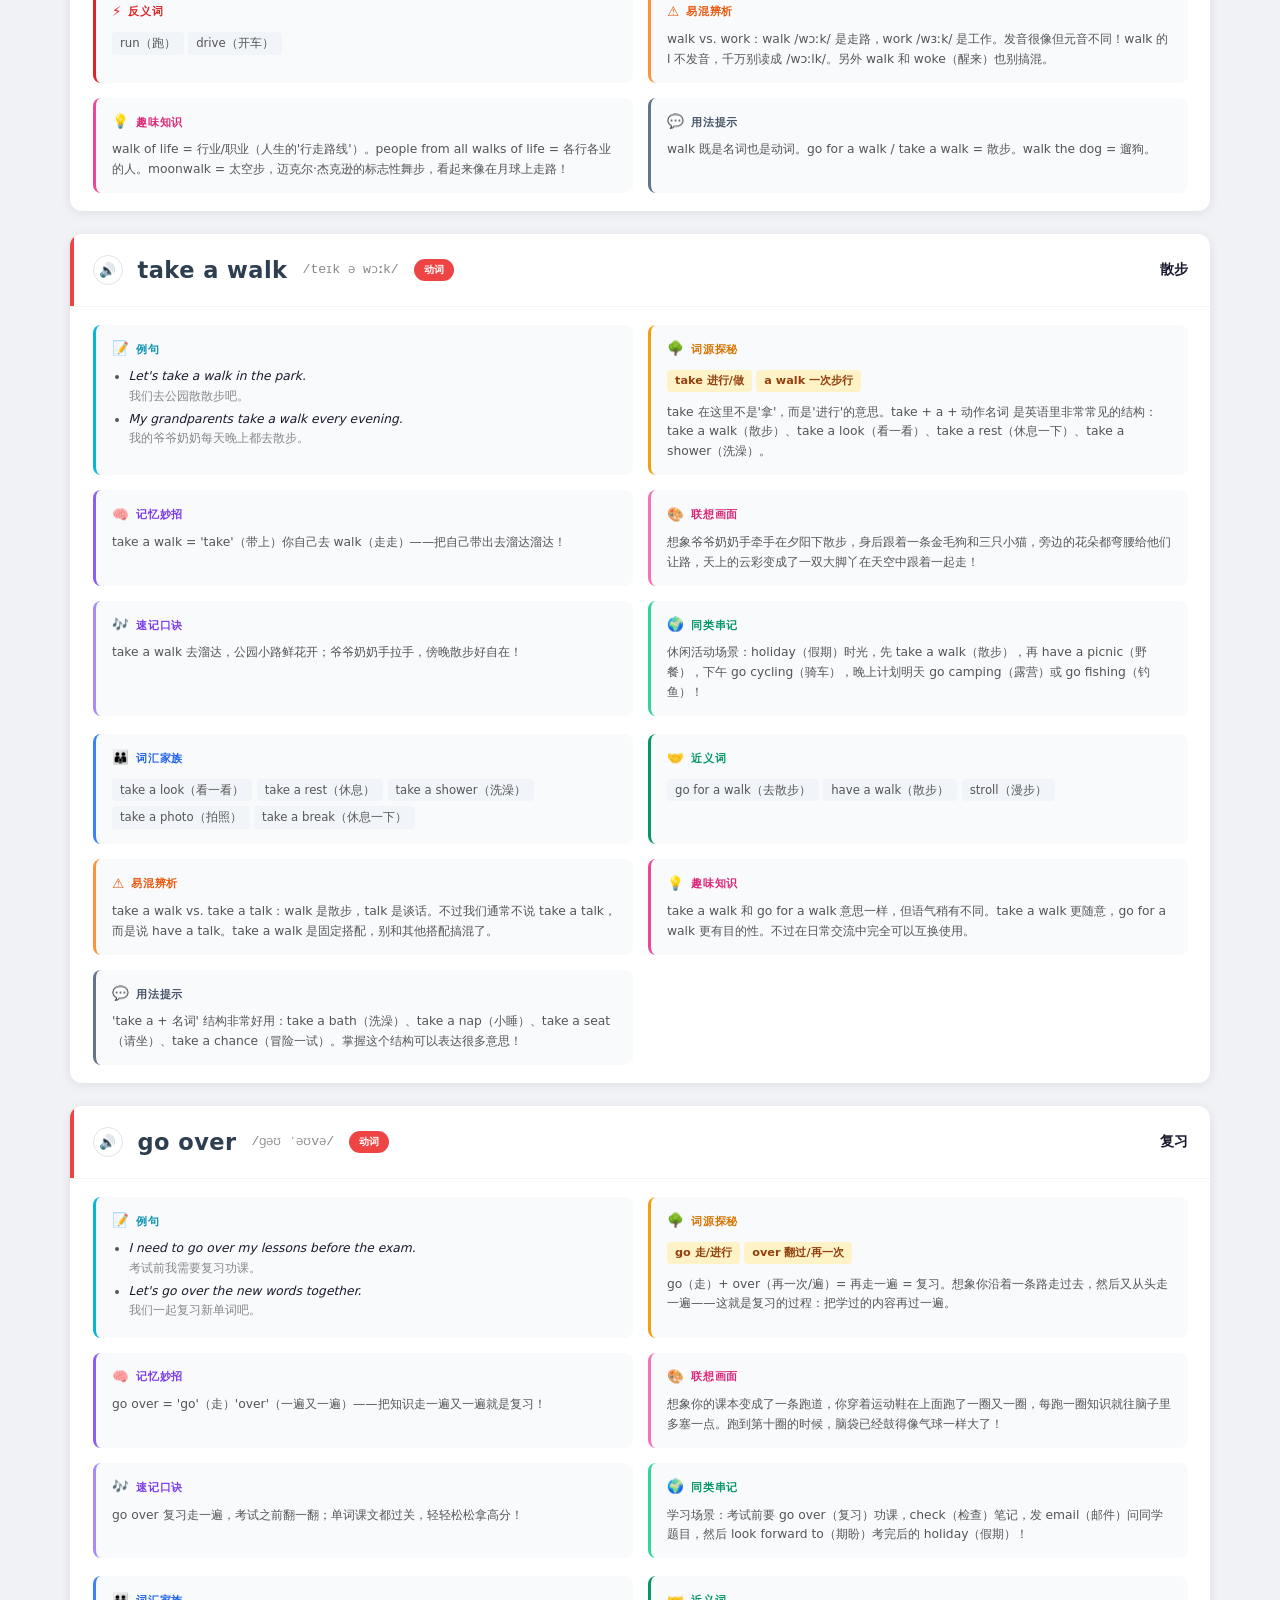
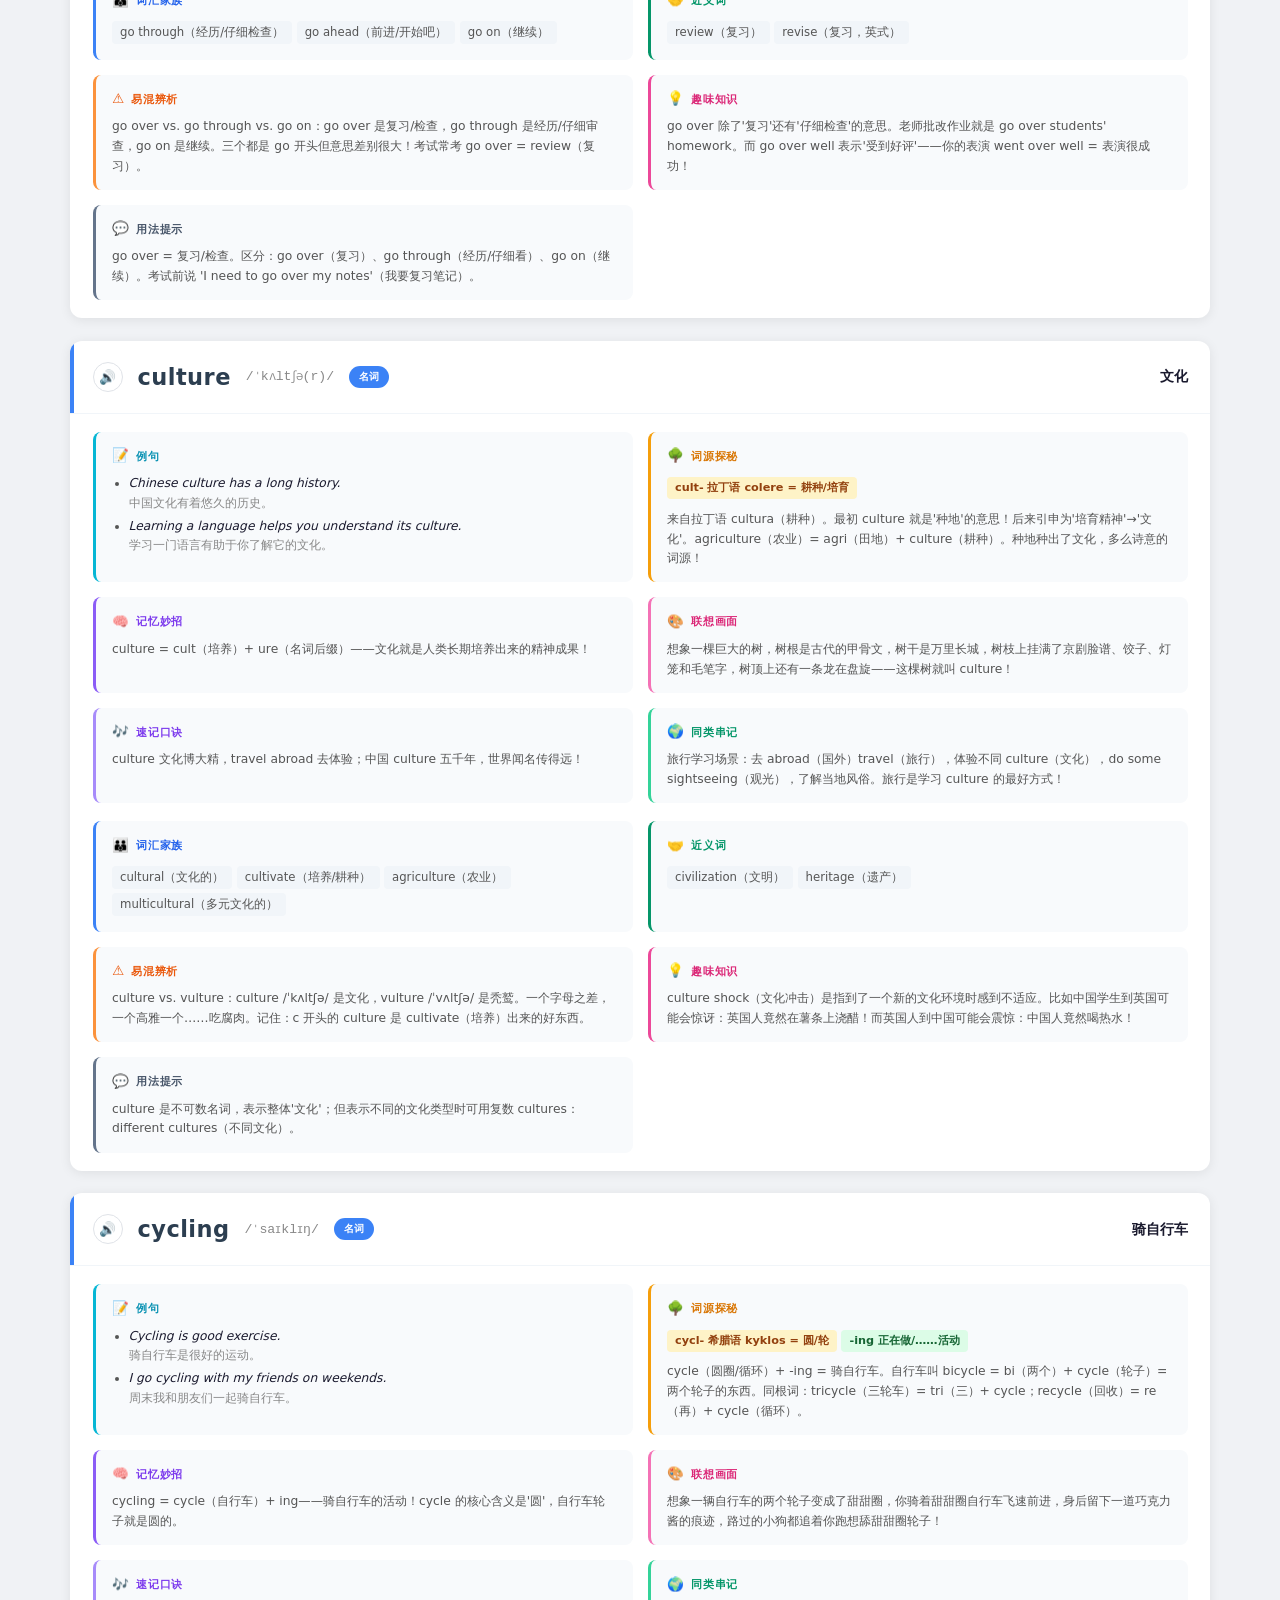
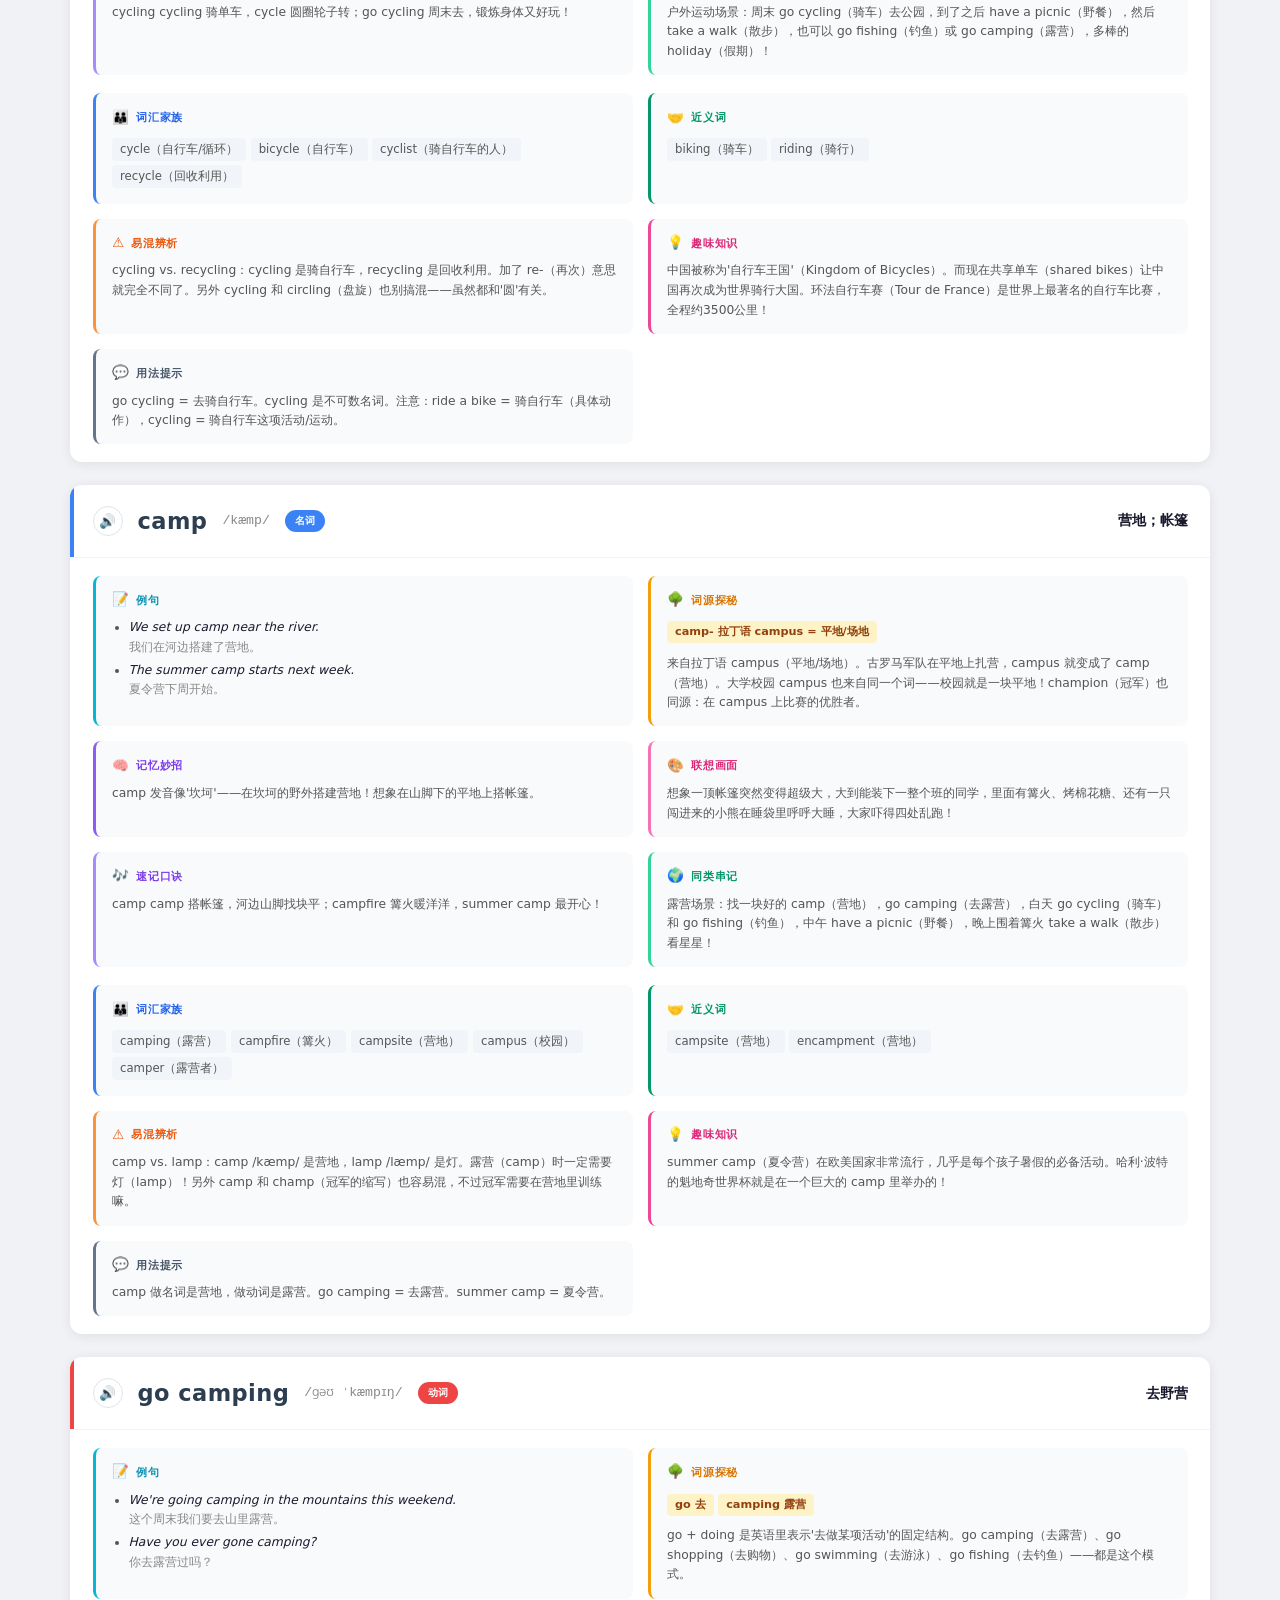
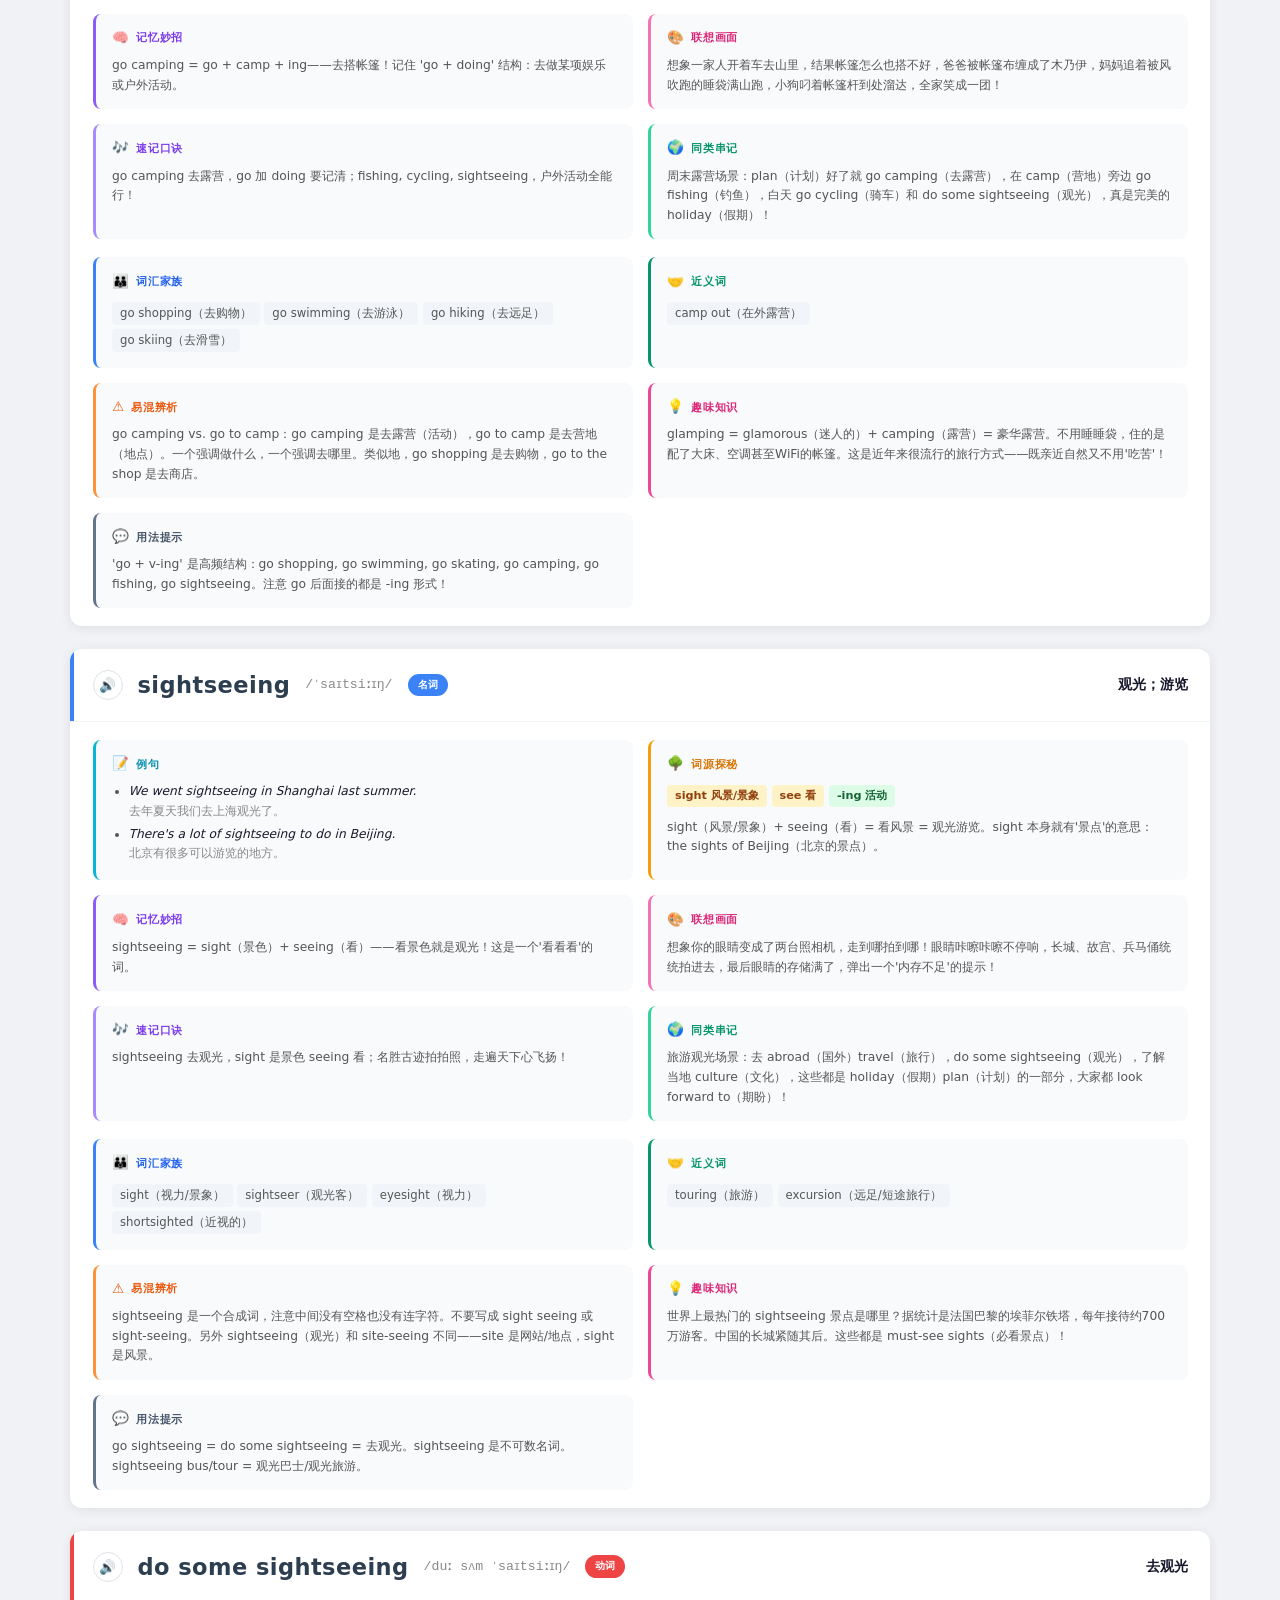
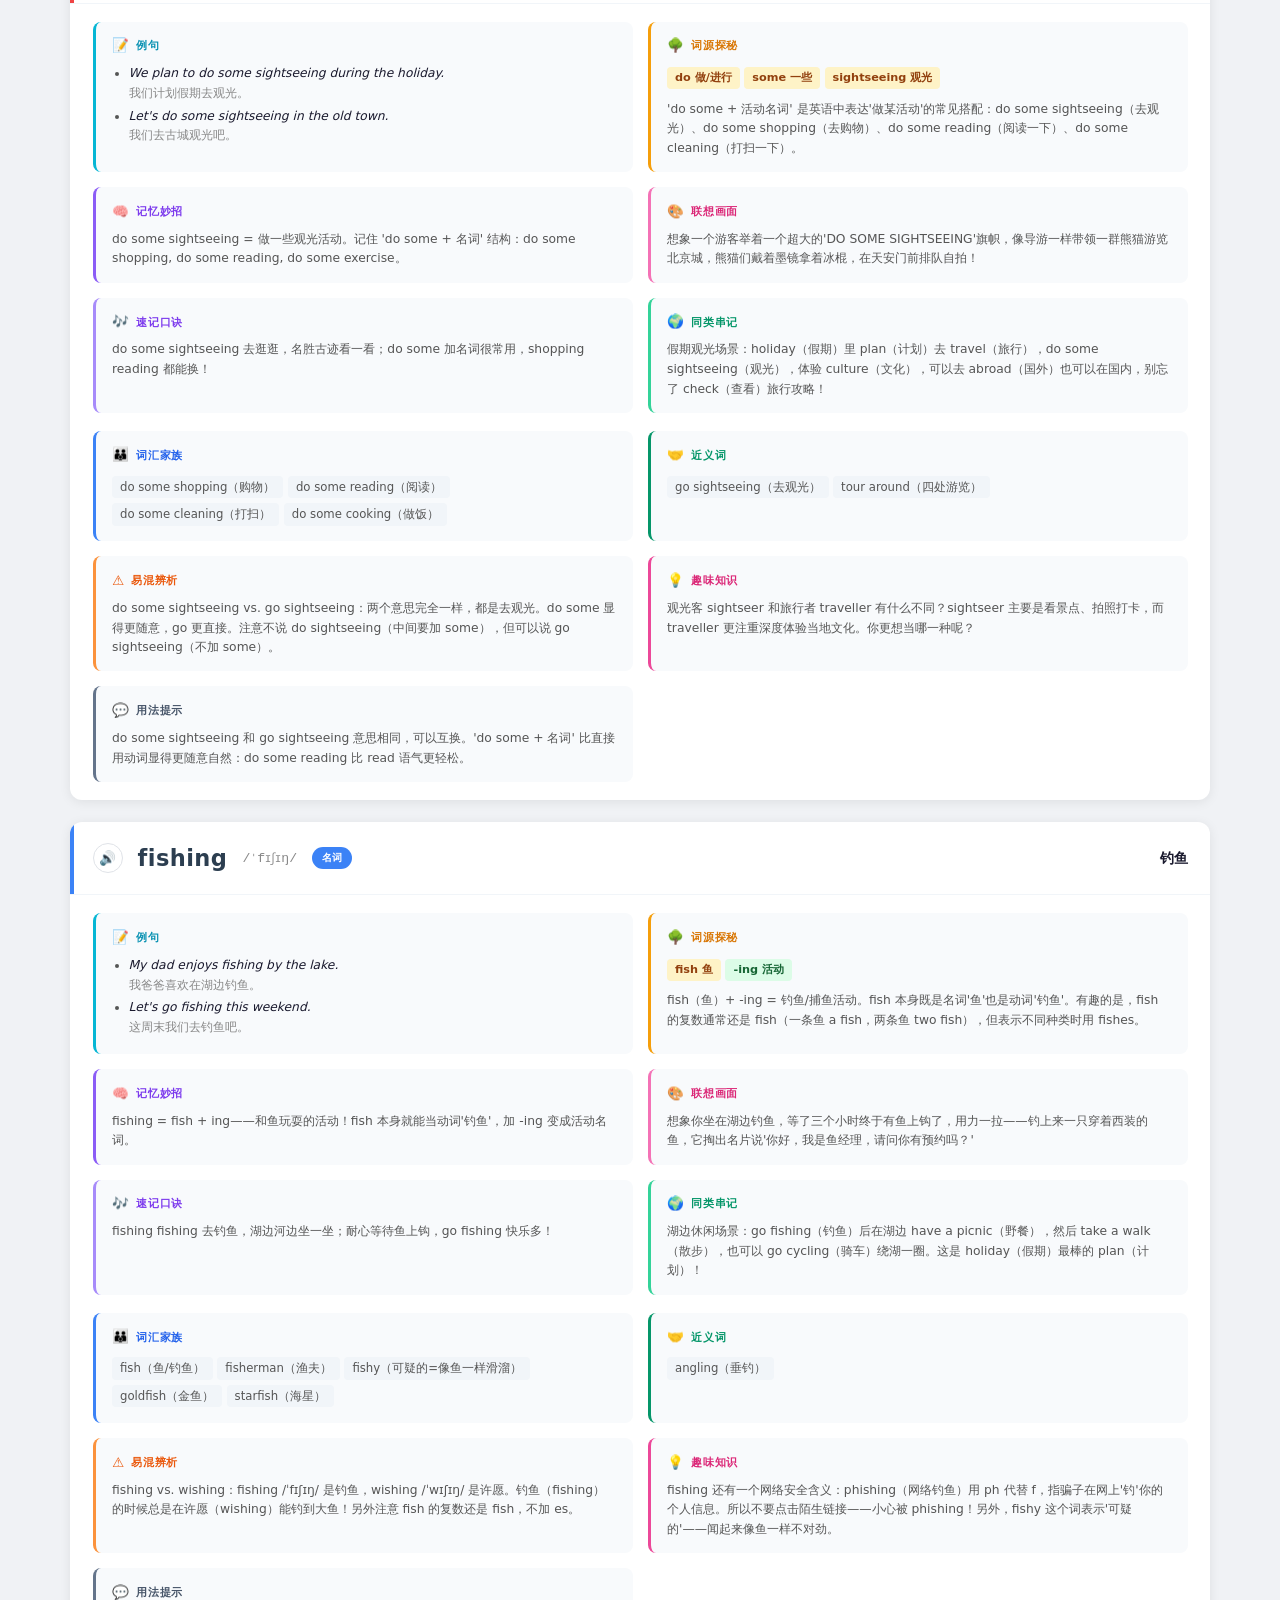
<file: unit3.html>
<!DOCTYPE html>
<html lang="zh-CN">
<head>
<meta charset="UTF-8"><meta name="viewport" content="width=device-width,initial-scale=1">
<meta name="referrer" content="no-referrer">
<title>Module 3 — 词汇分析</title>
<link rel="stylesheet" href="style.css?v=23">
</head>
<body>
<div id="unit-root"><p style="color:#888;padding:2rem">Loading...</p></div>
<script src="vocab-data-u3.js"></script>
<script src="tts.js"></script>
<script src="word-renderer.js"></script>
<script>WordRenderer.renderUnit(UNIT3, document.getElementById('unit-root'));</script>
</body></html>
</file>
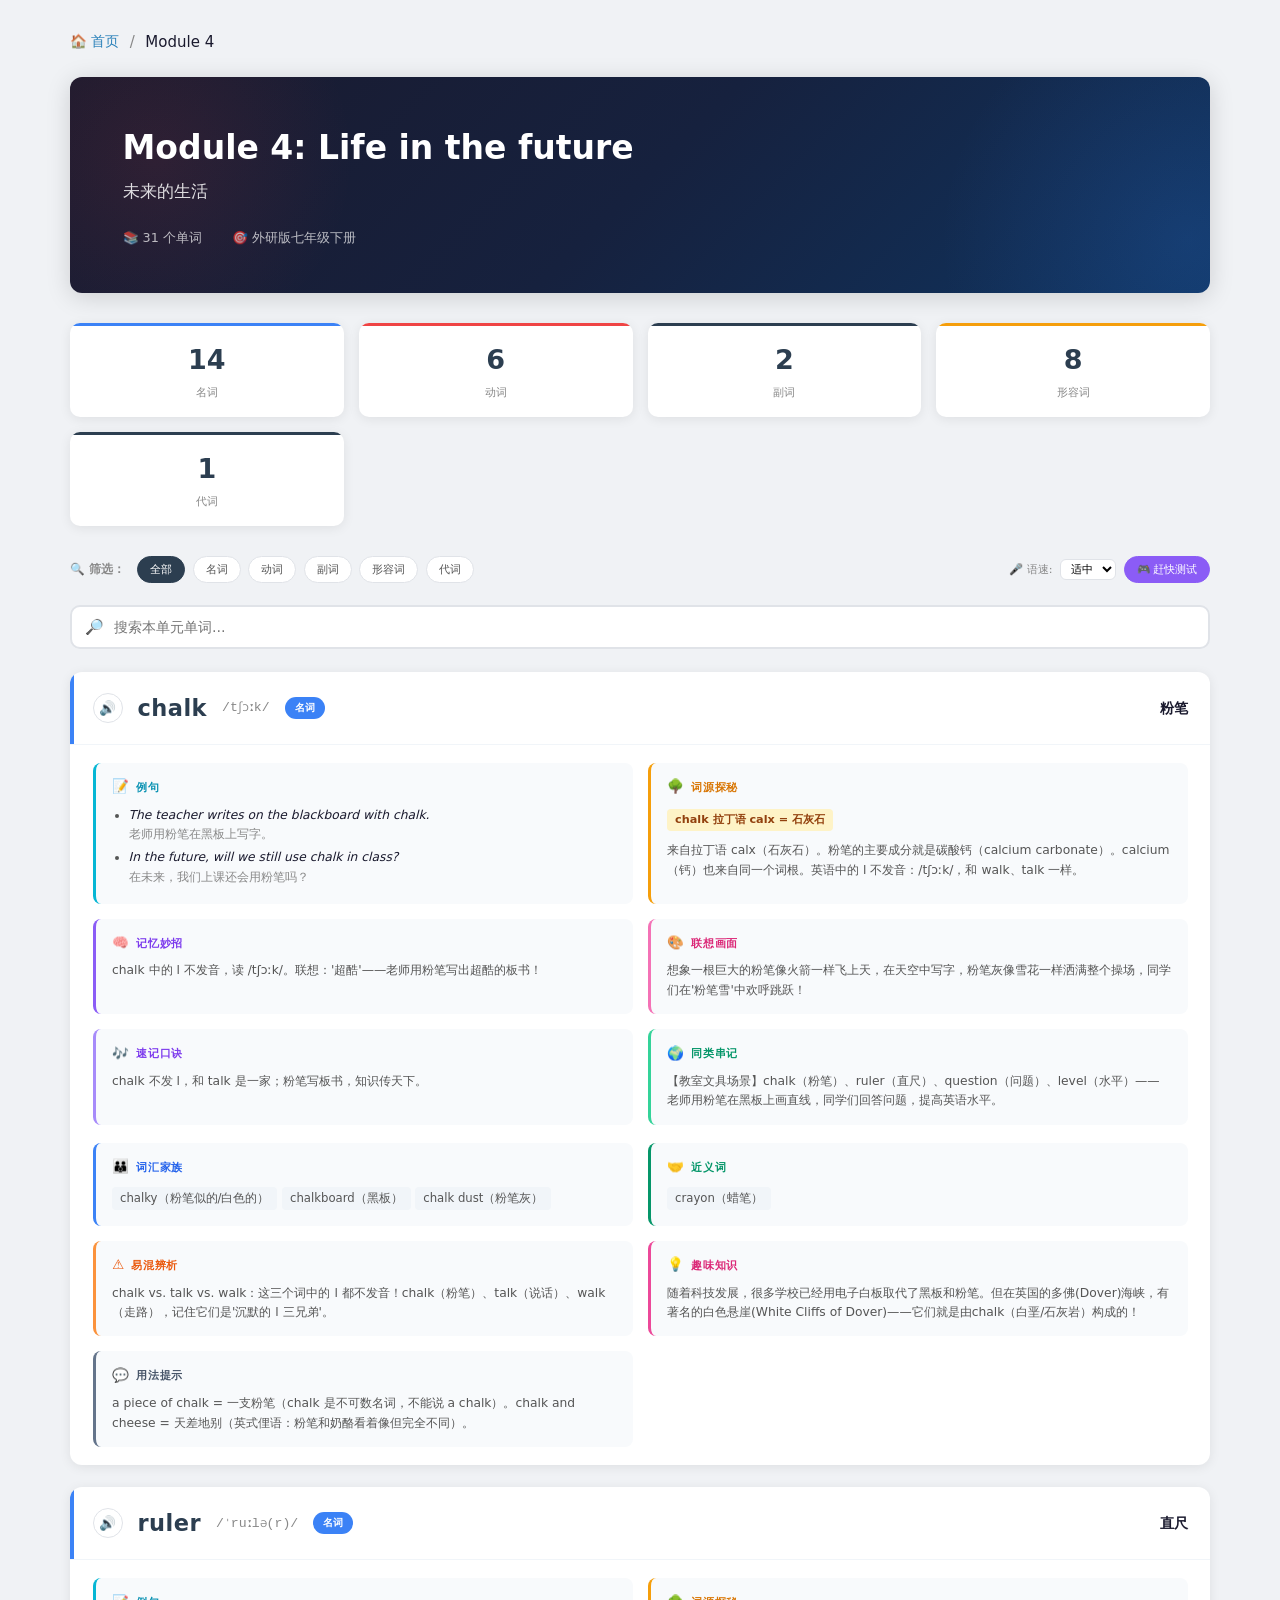
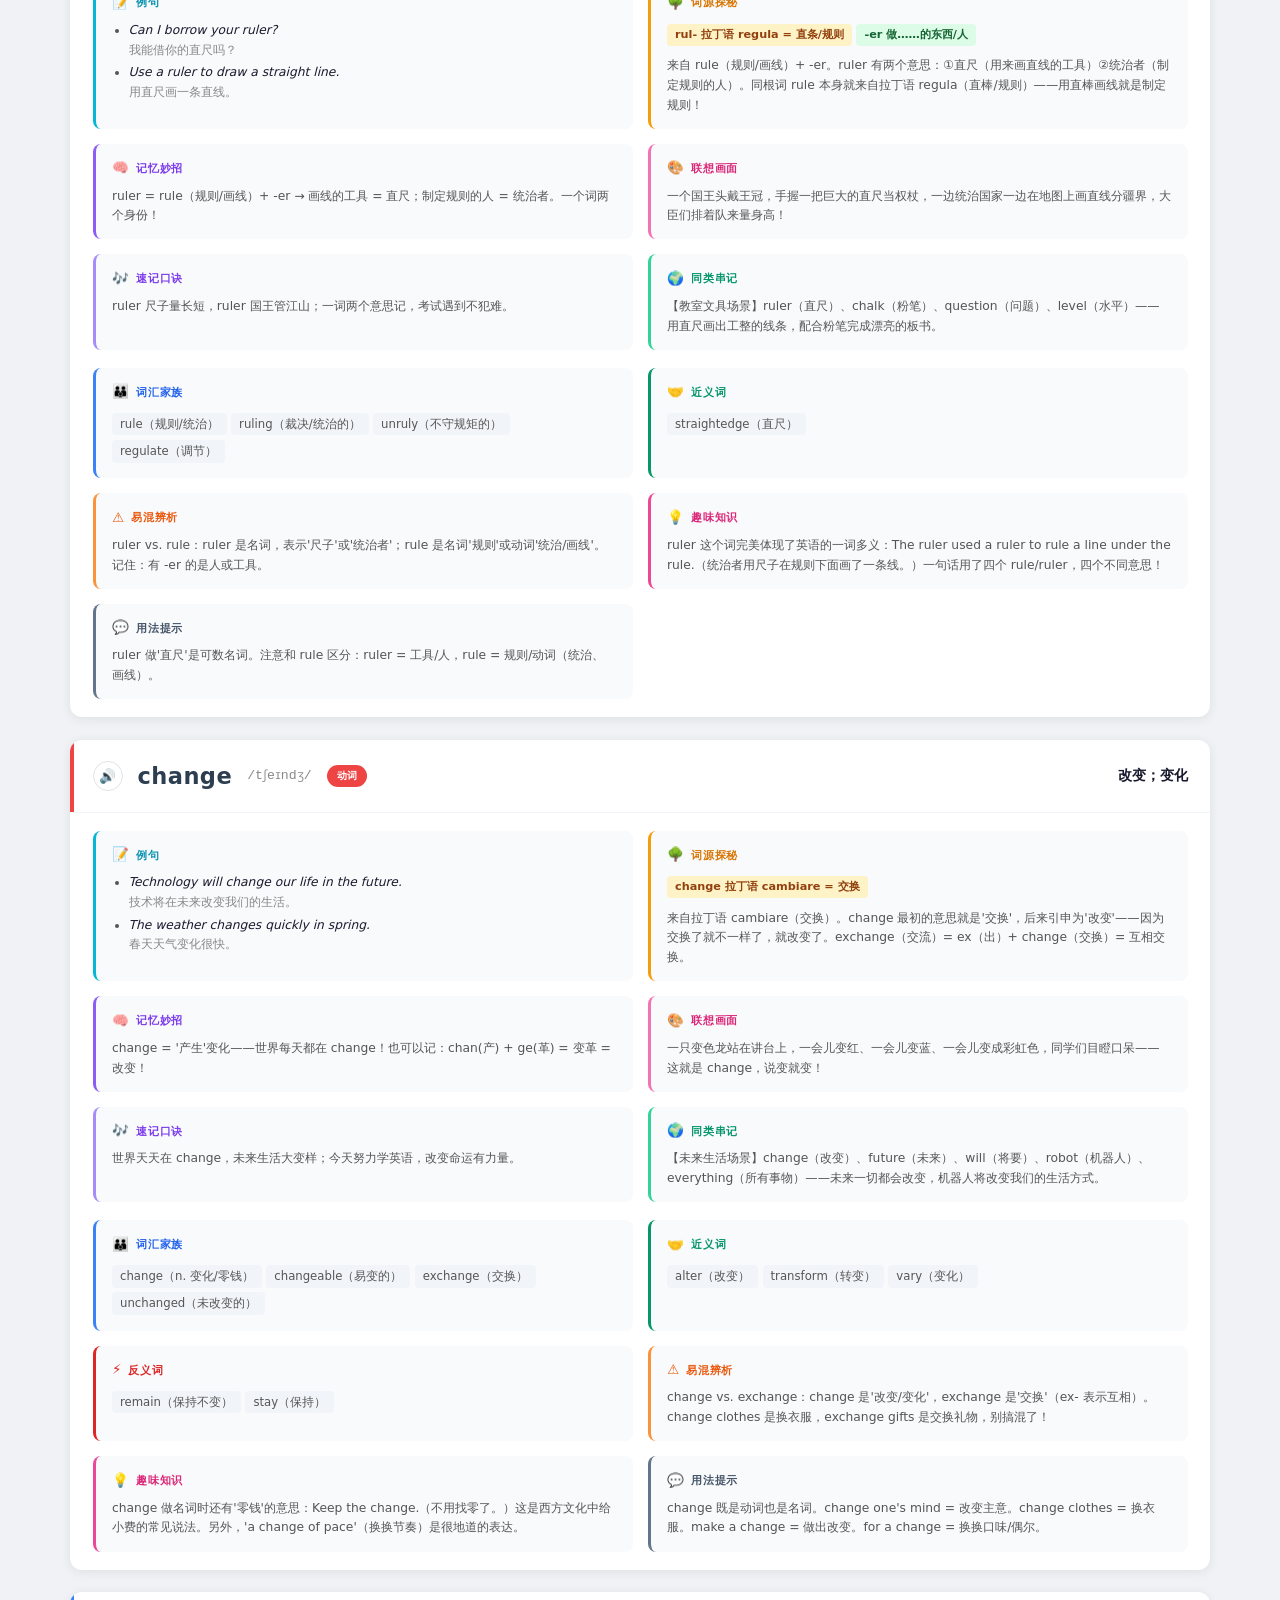
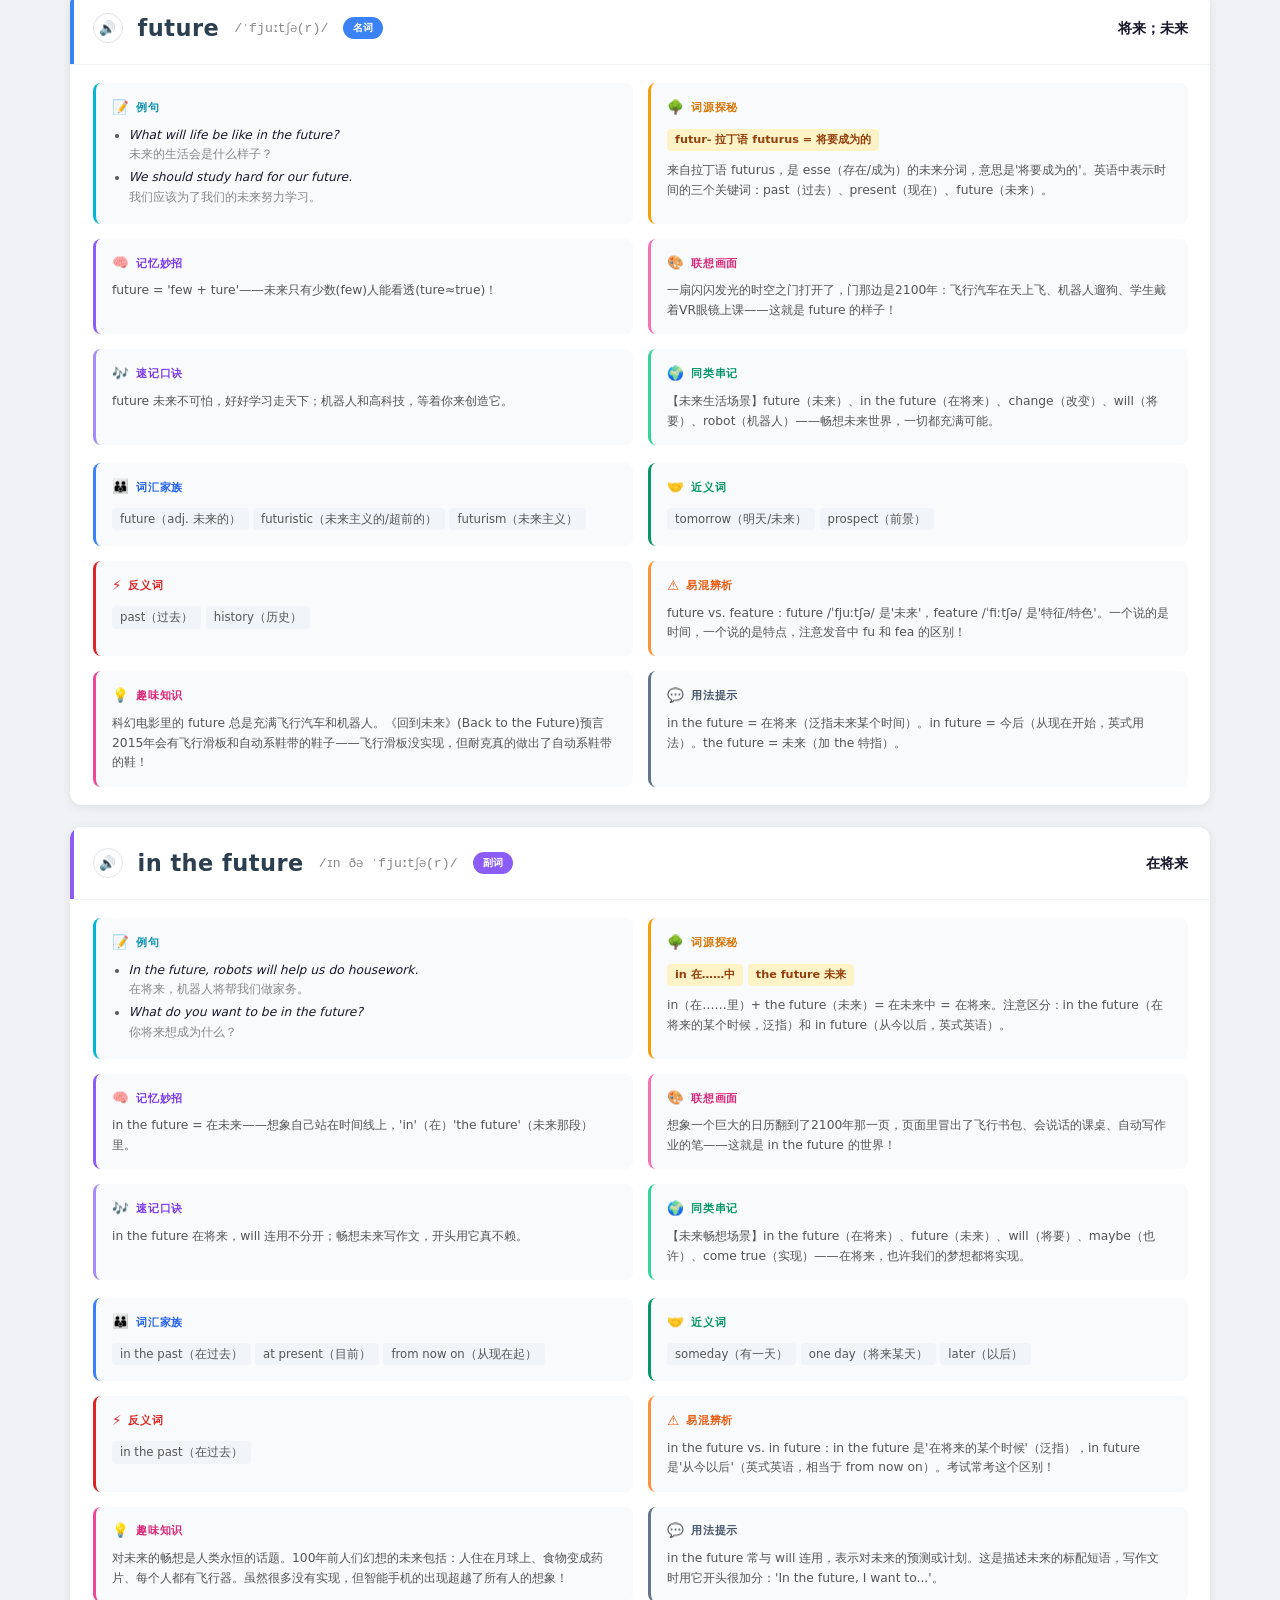
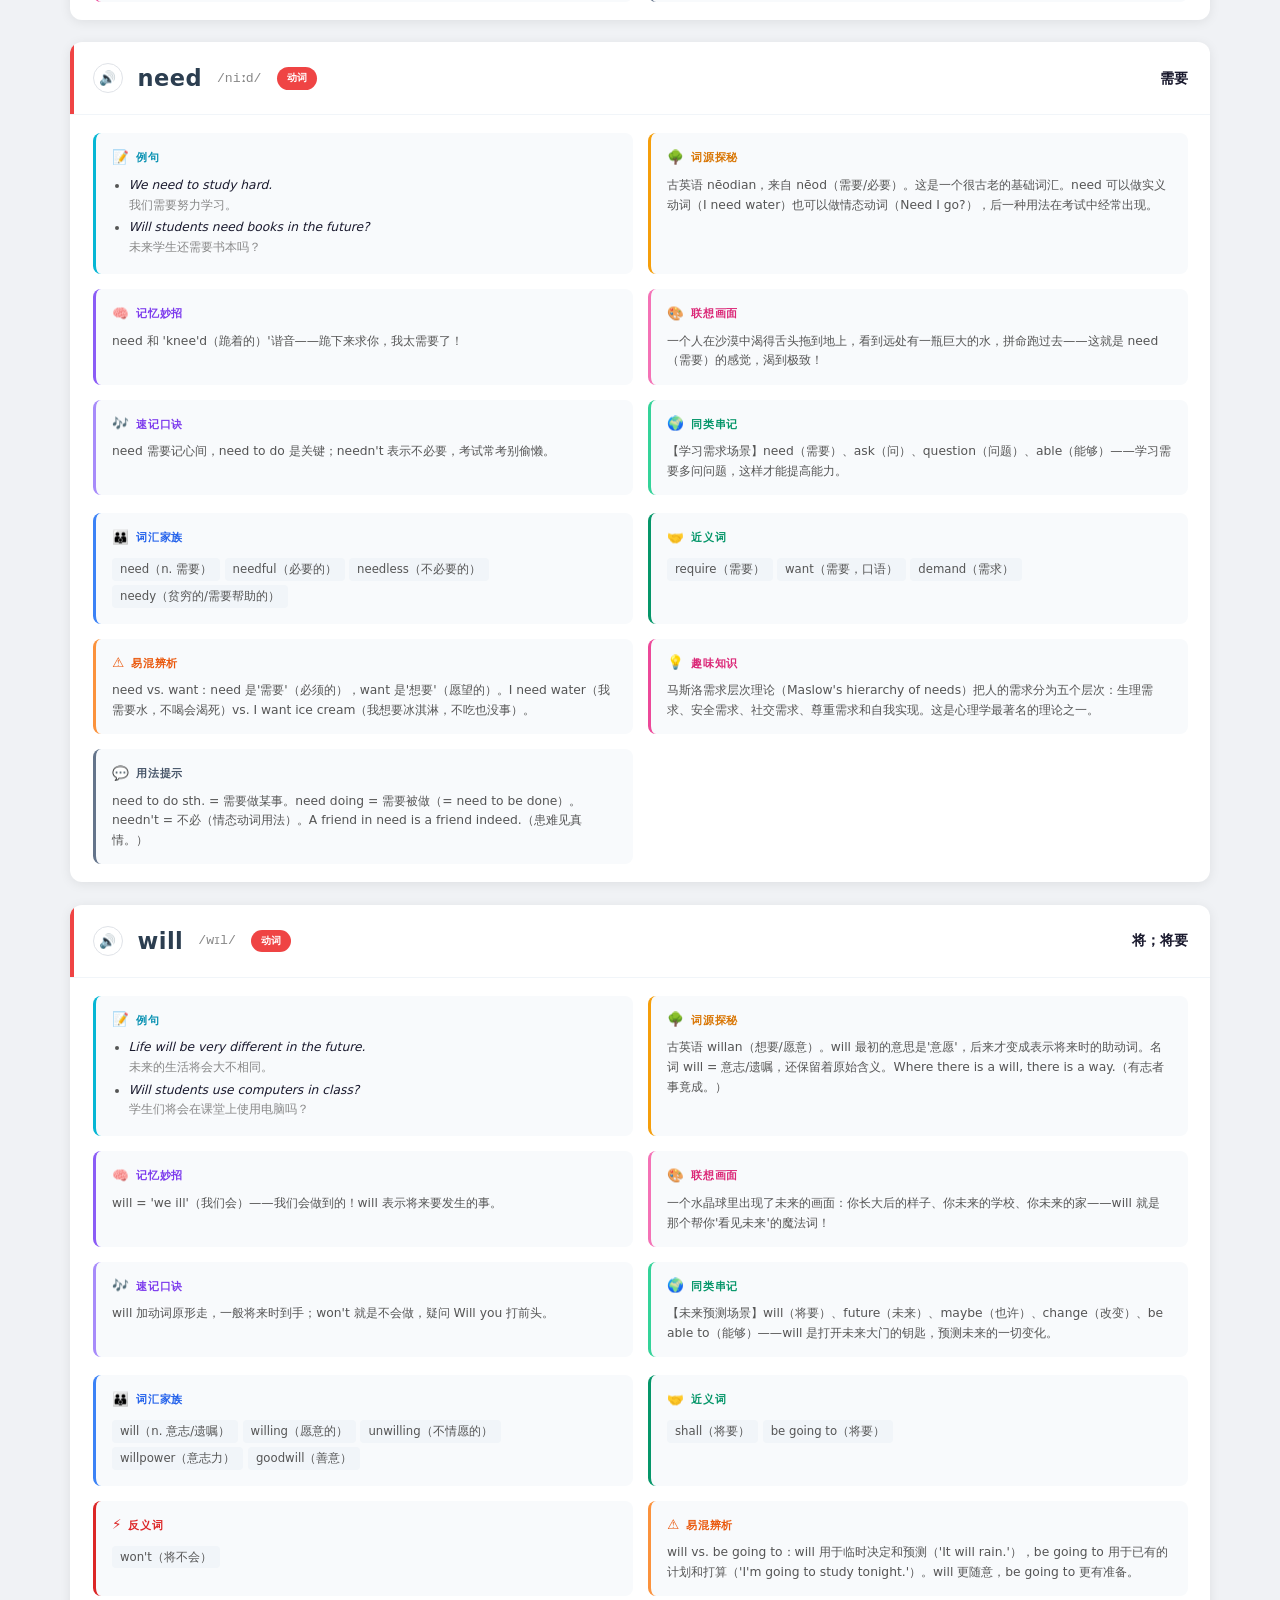
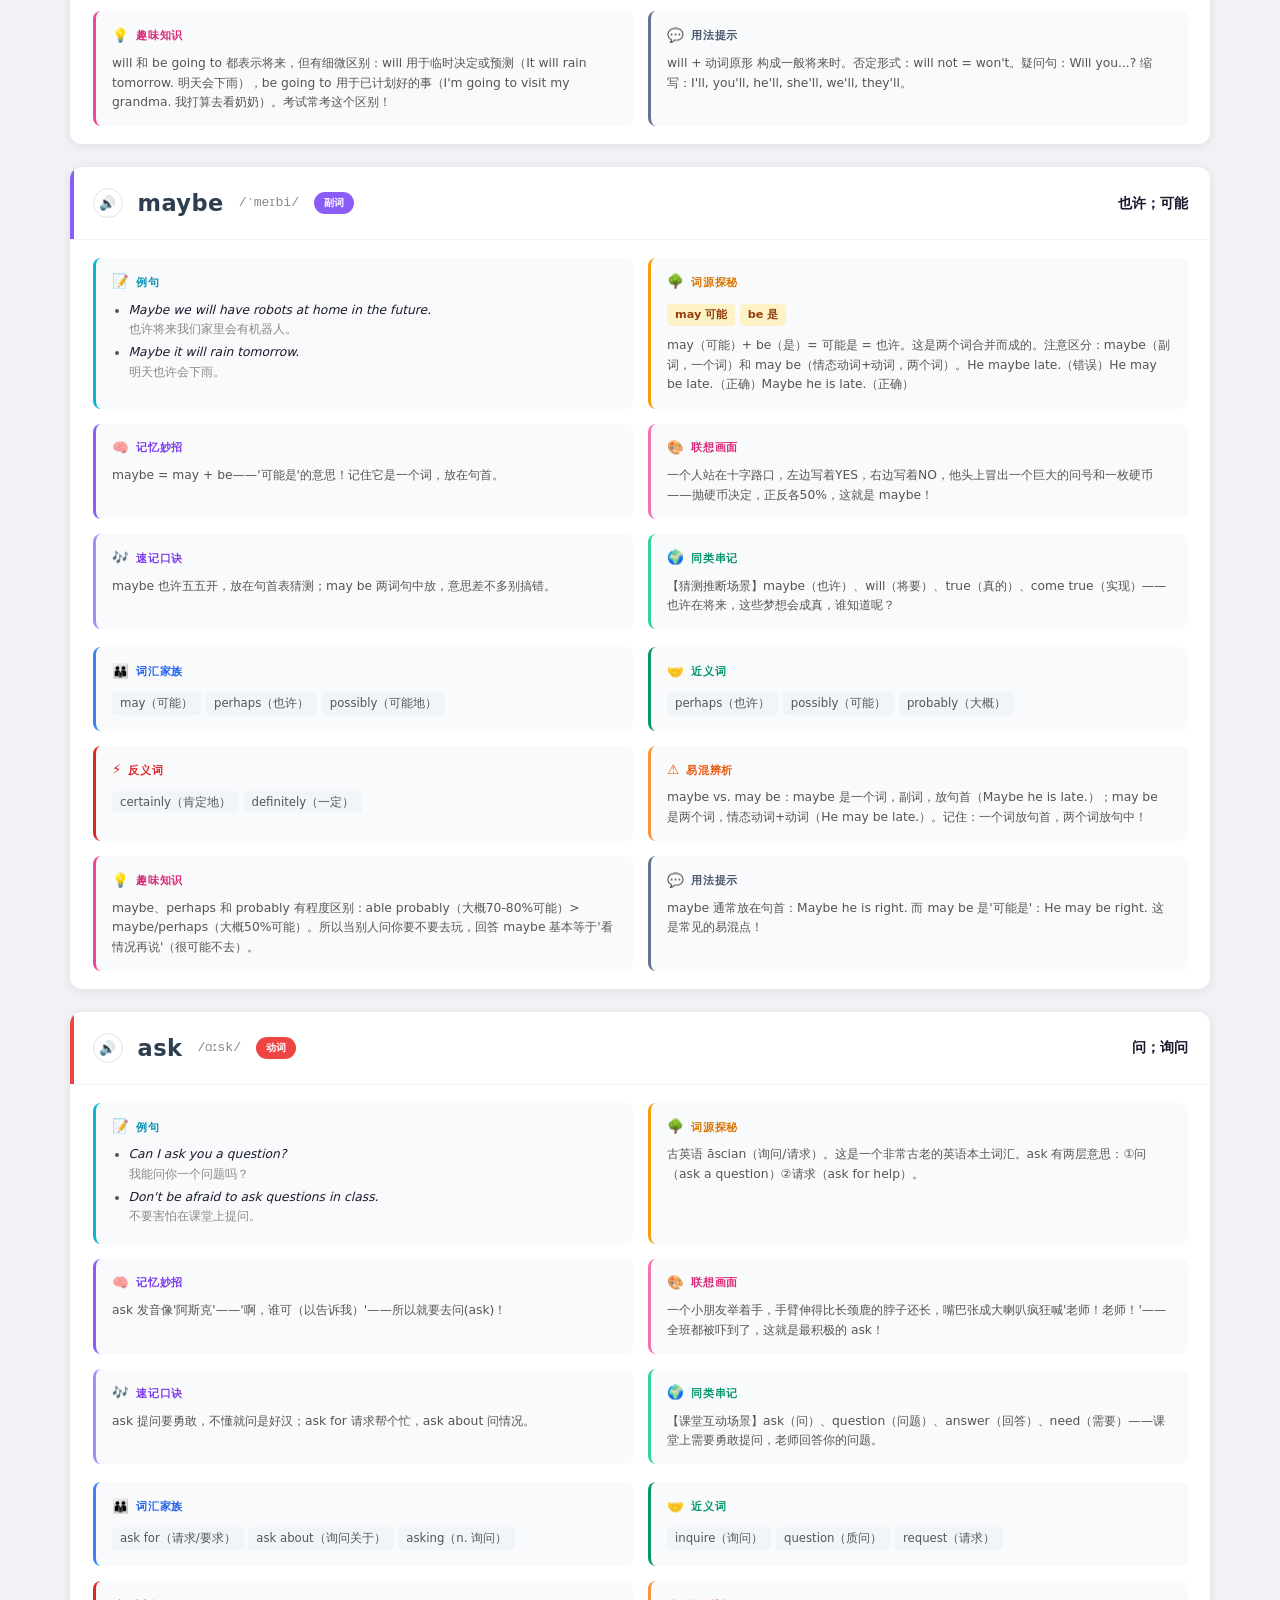
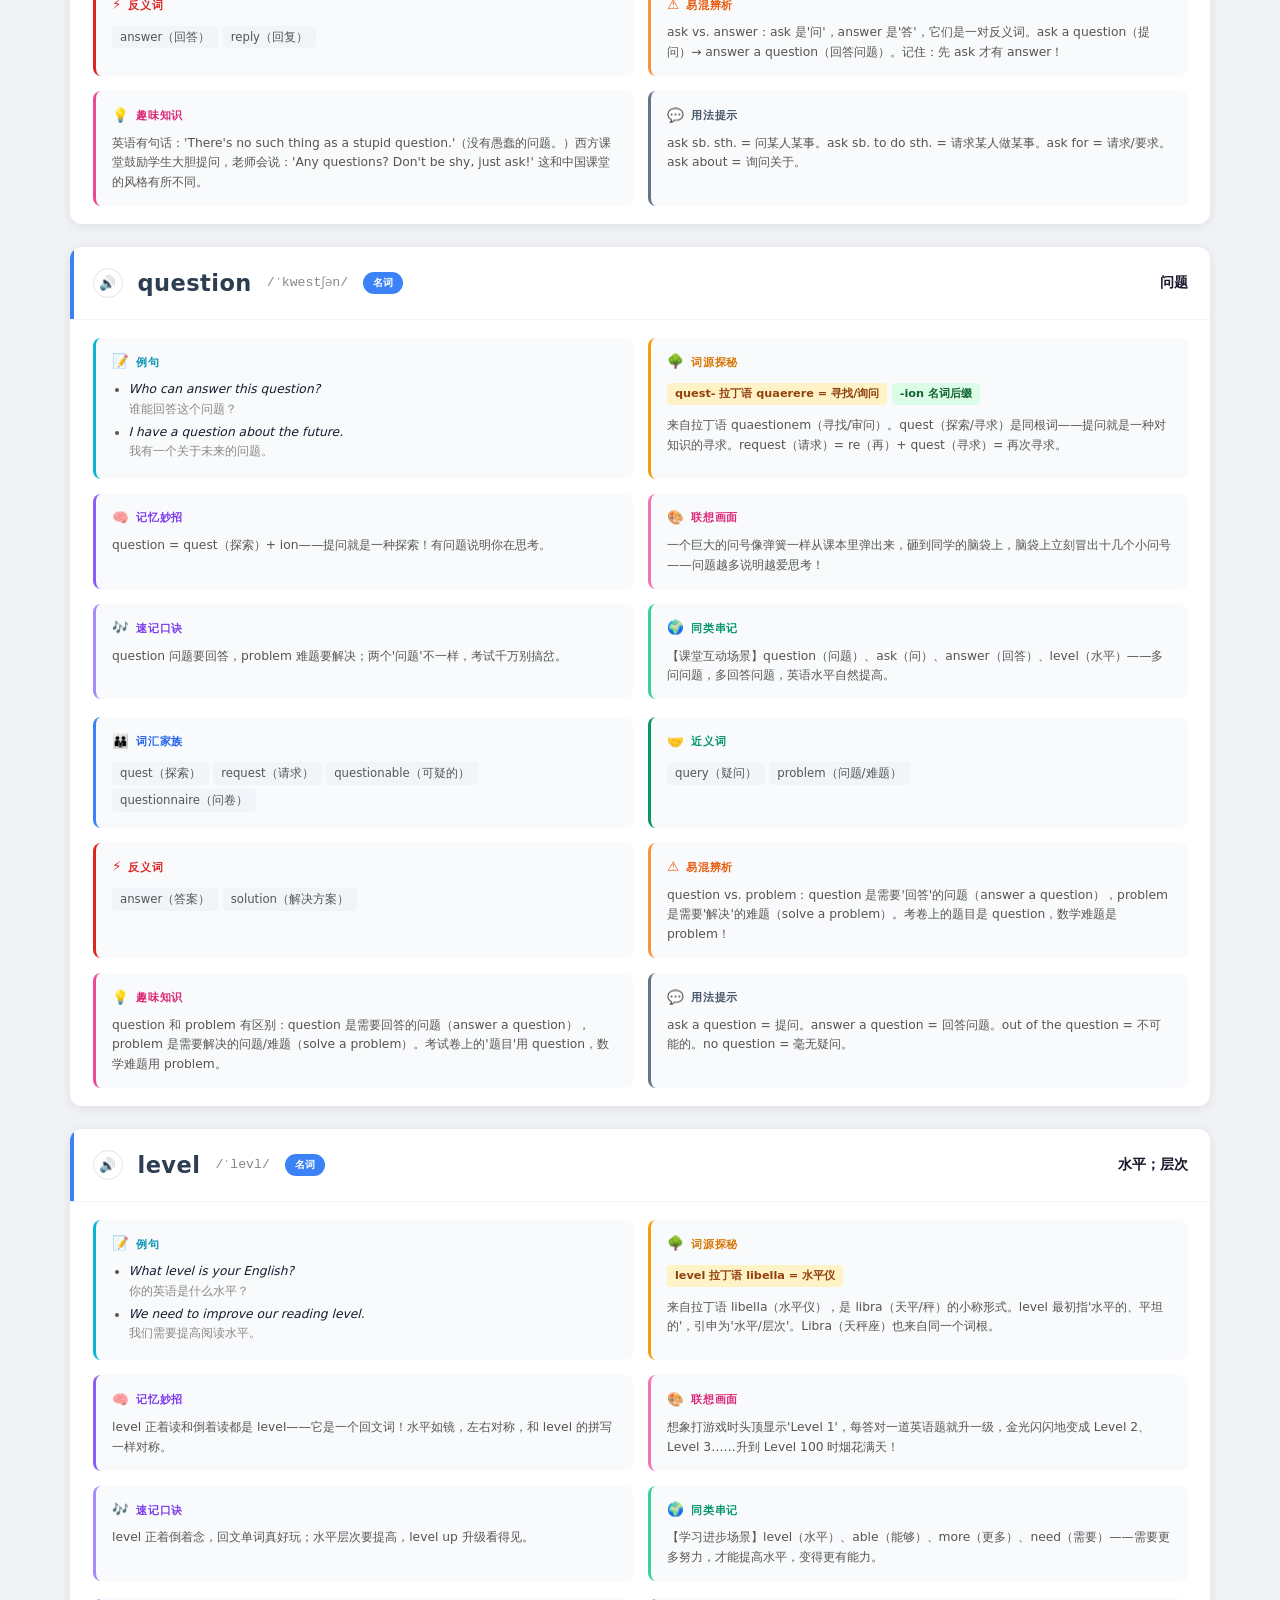
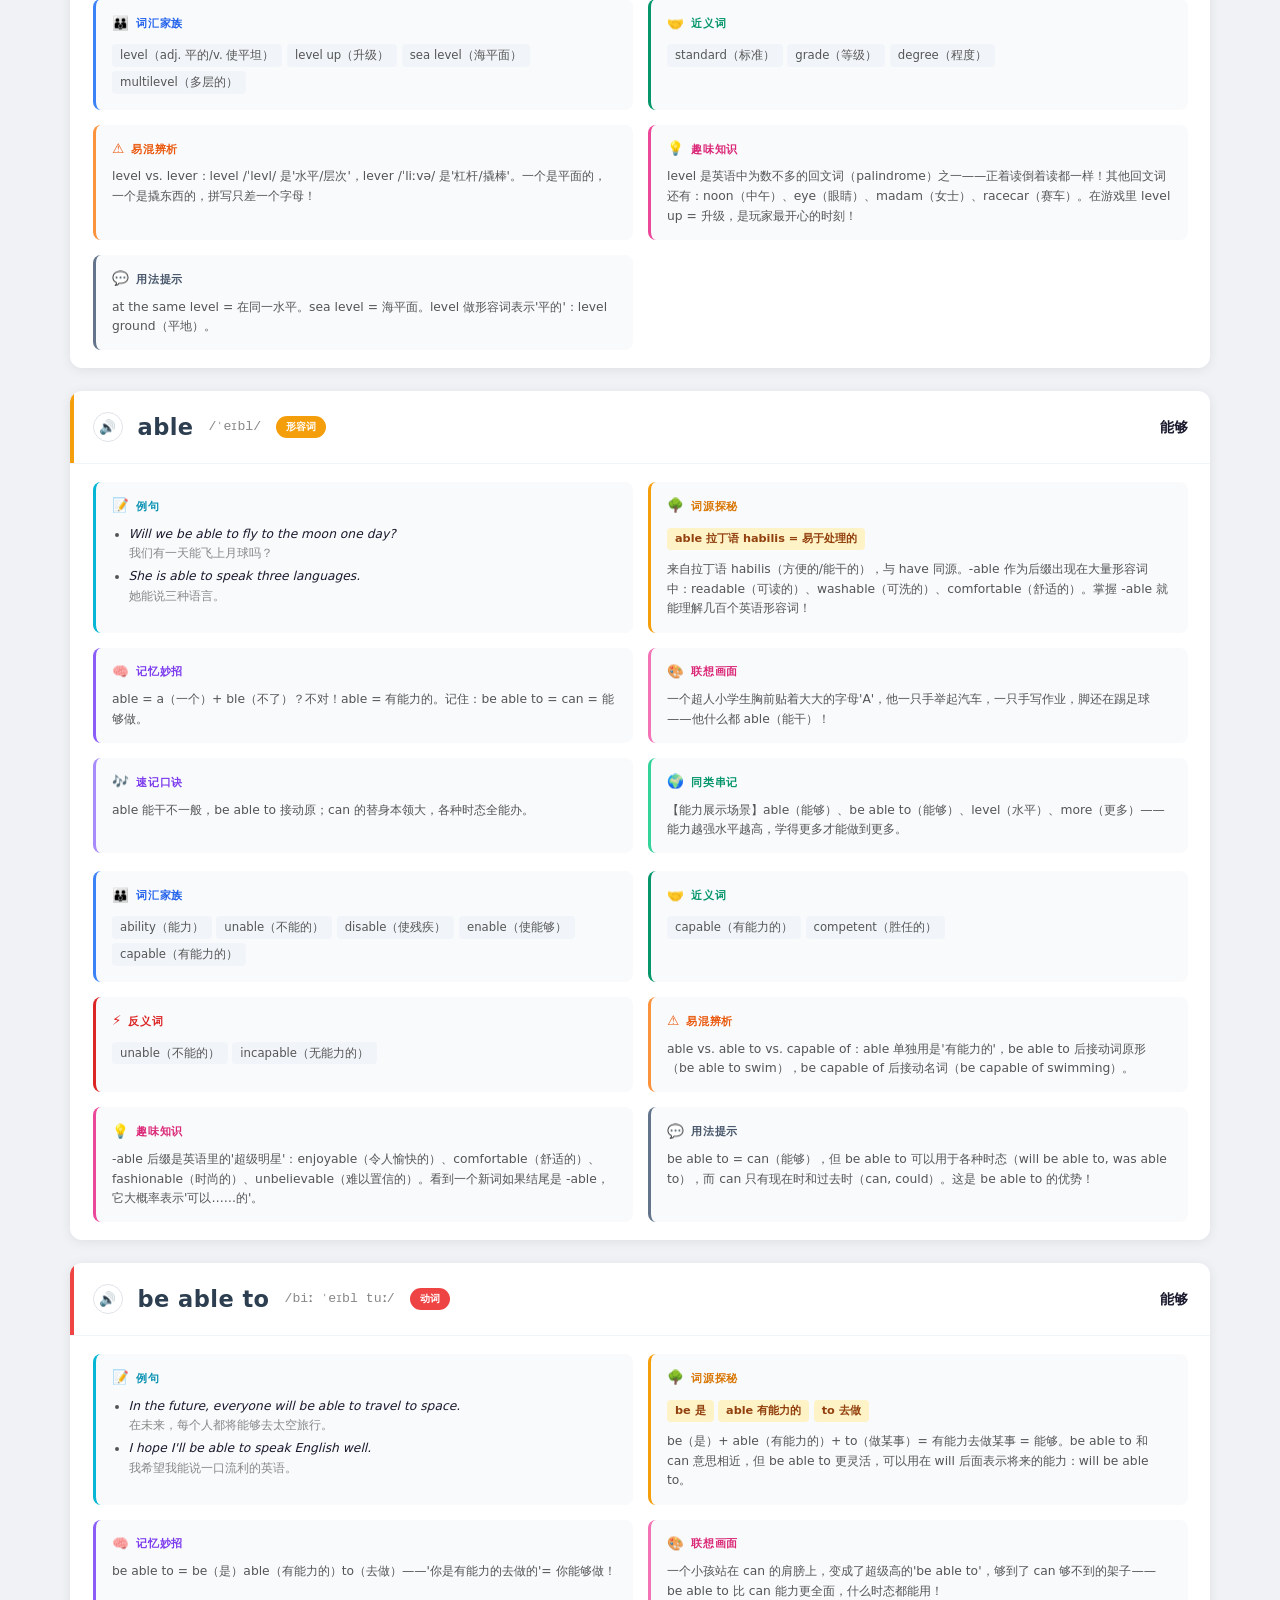
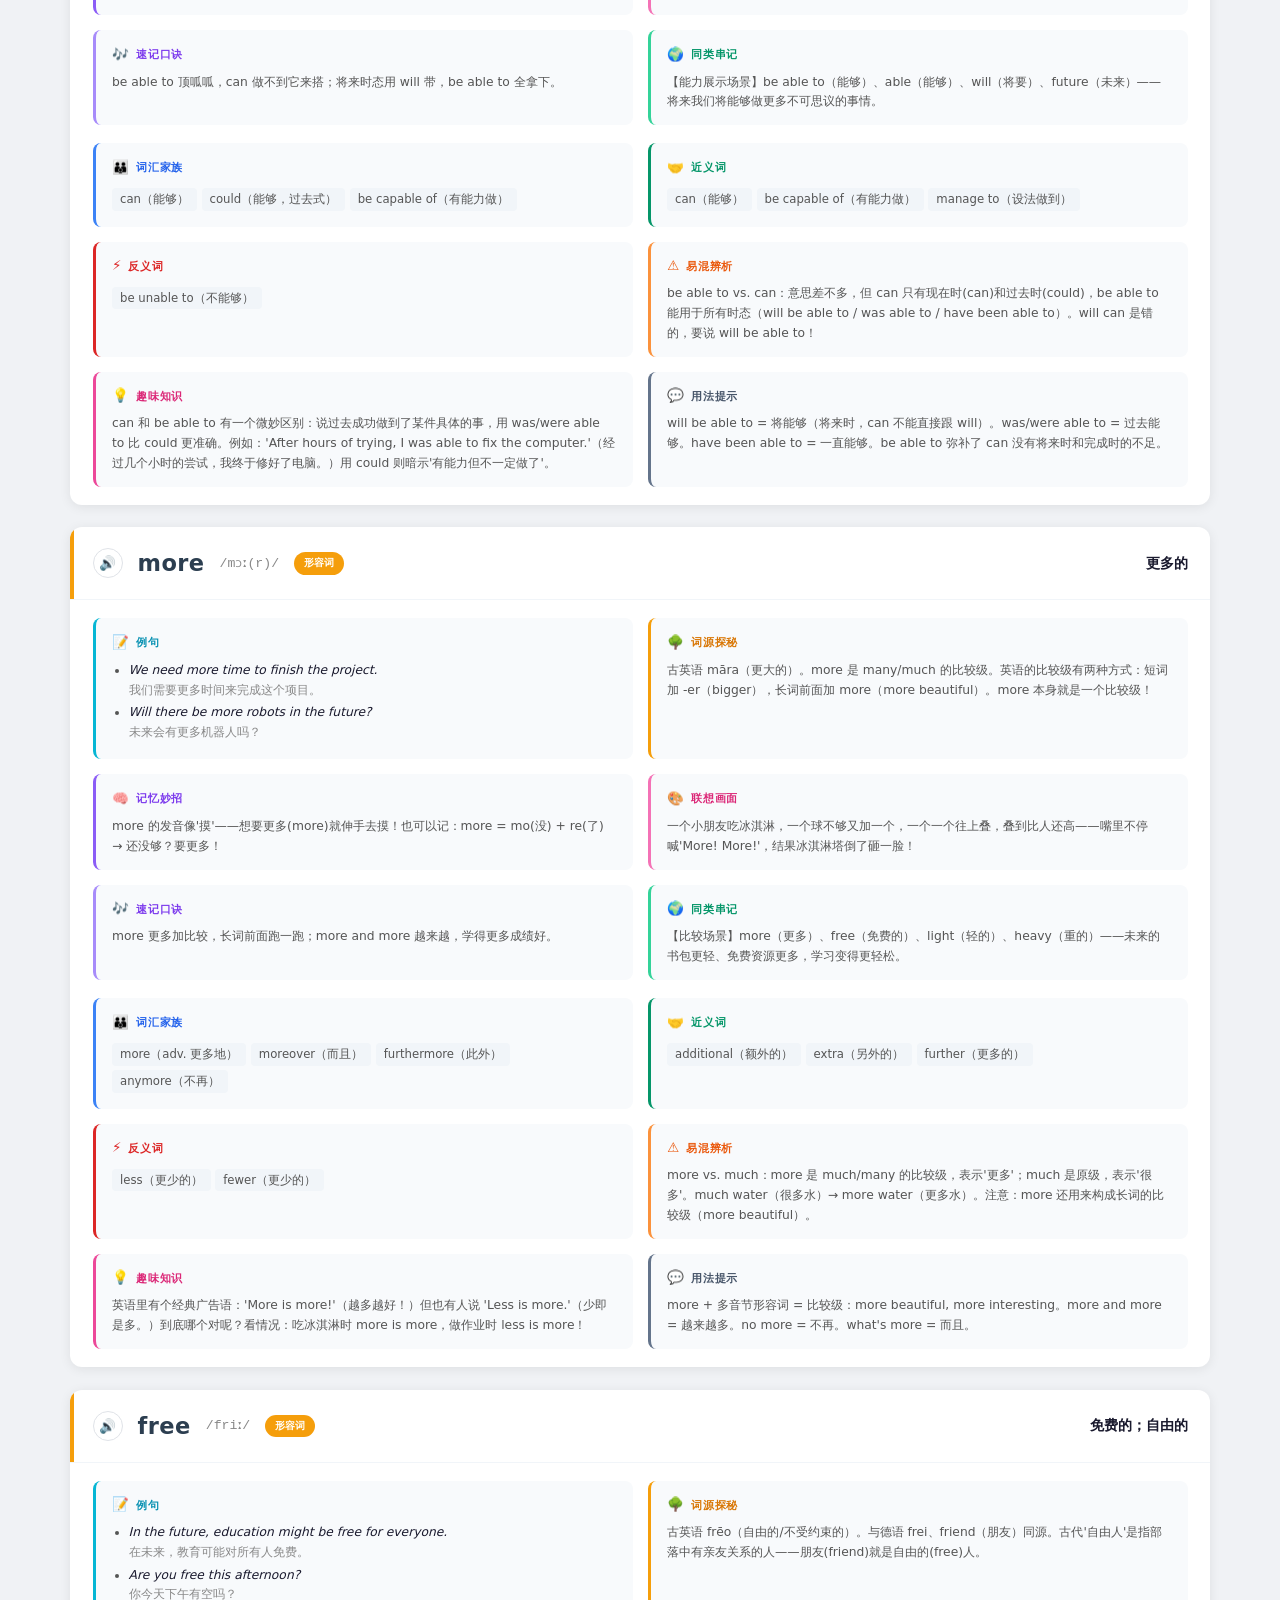
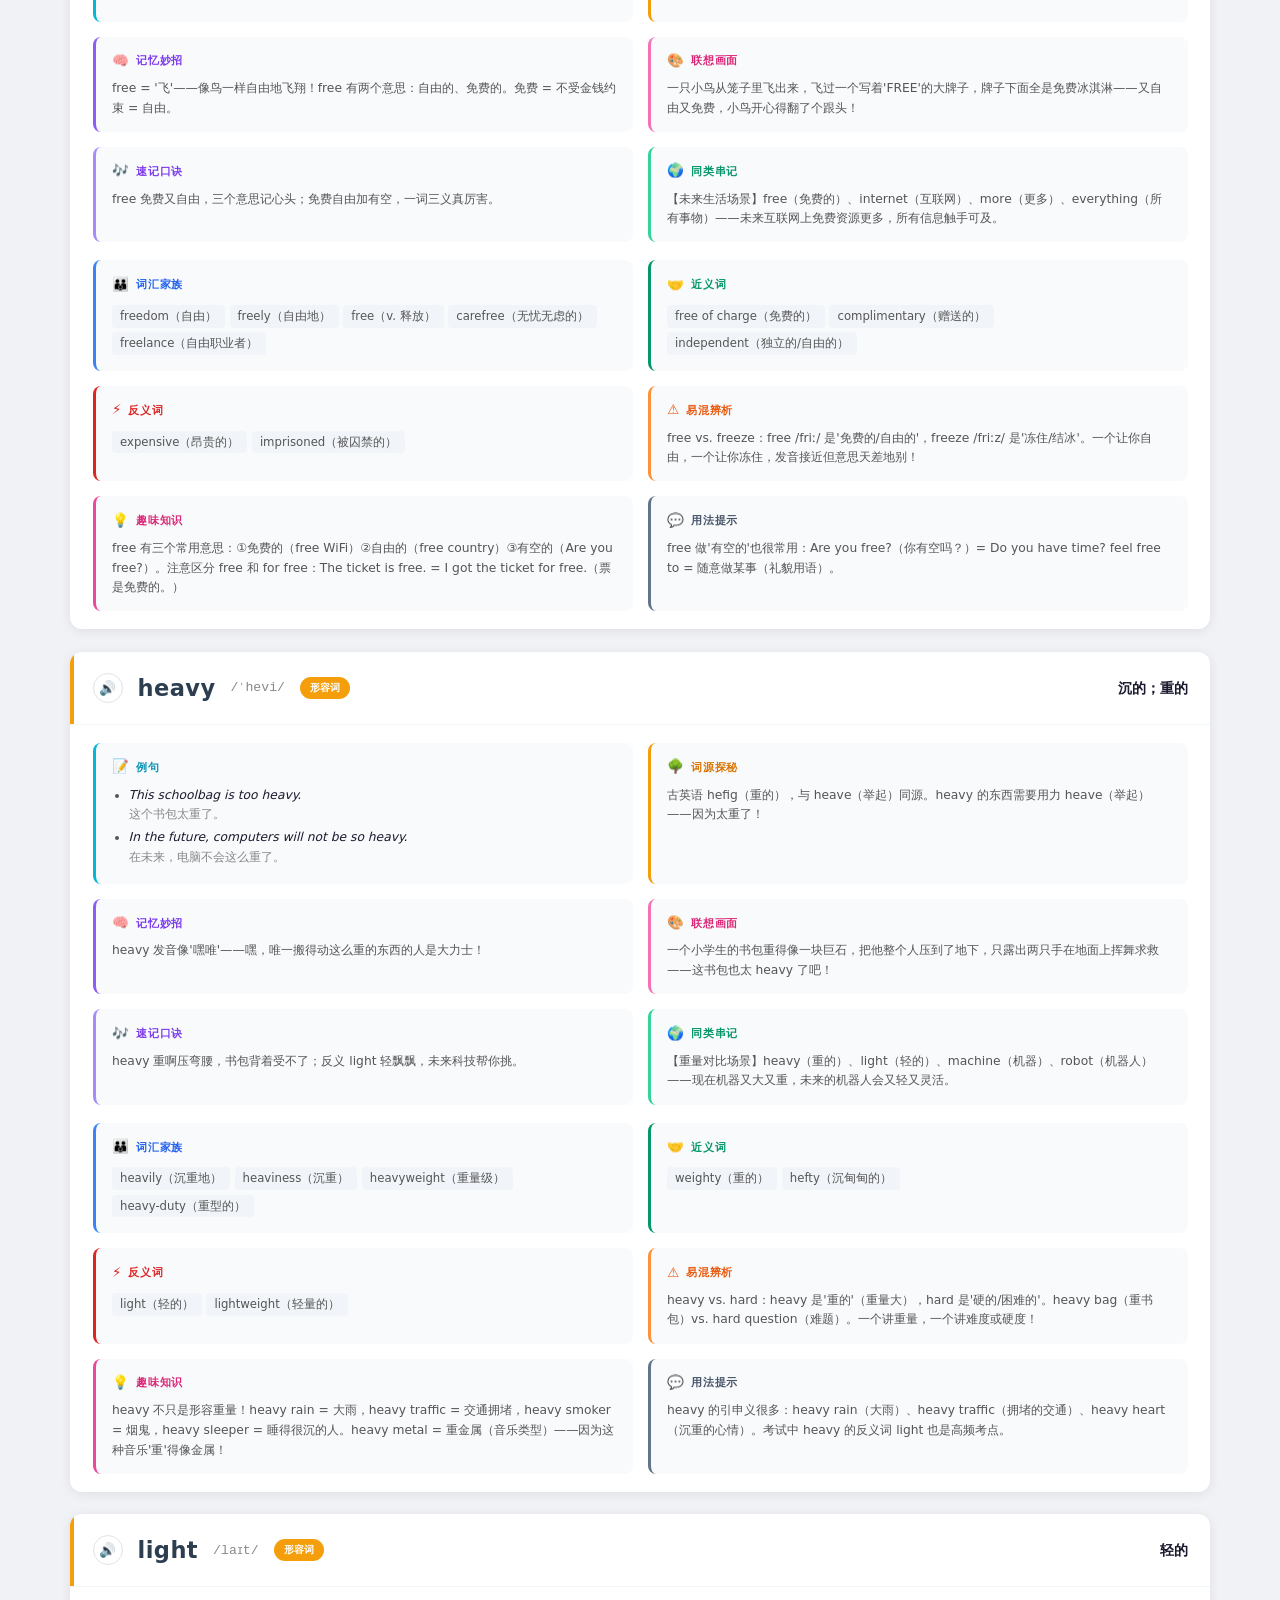
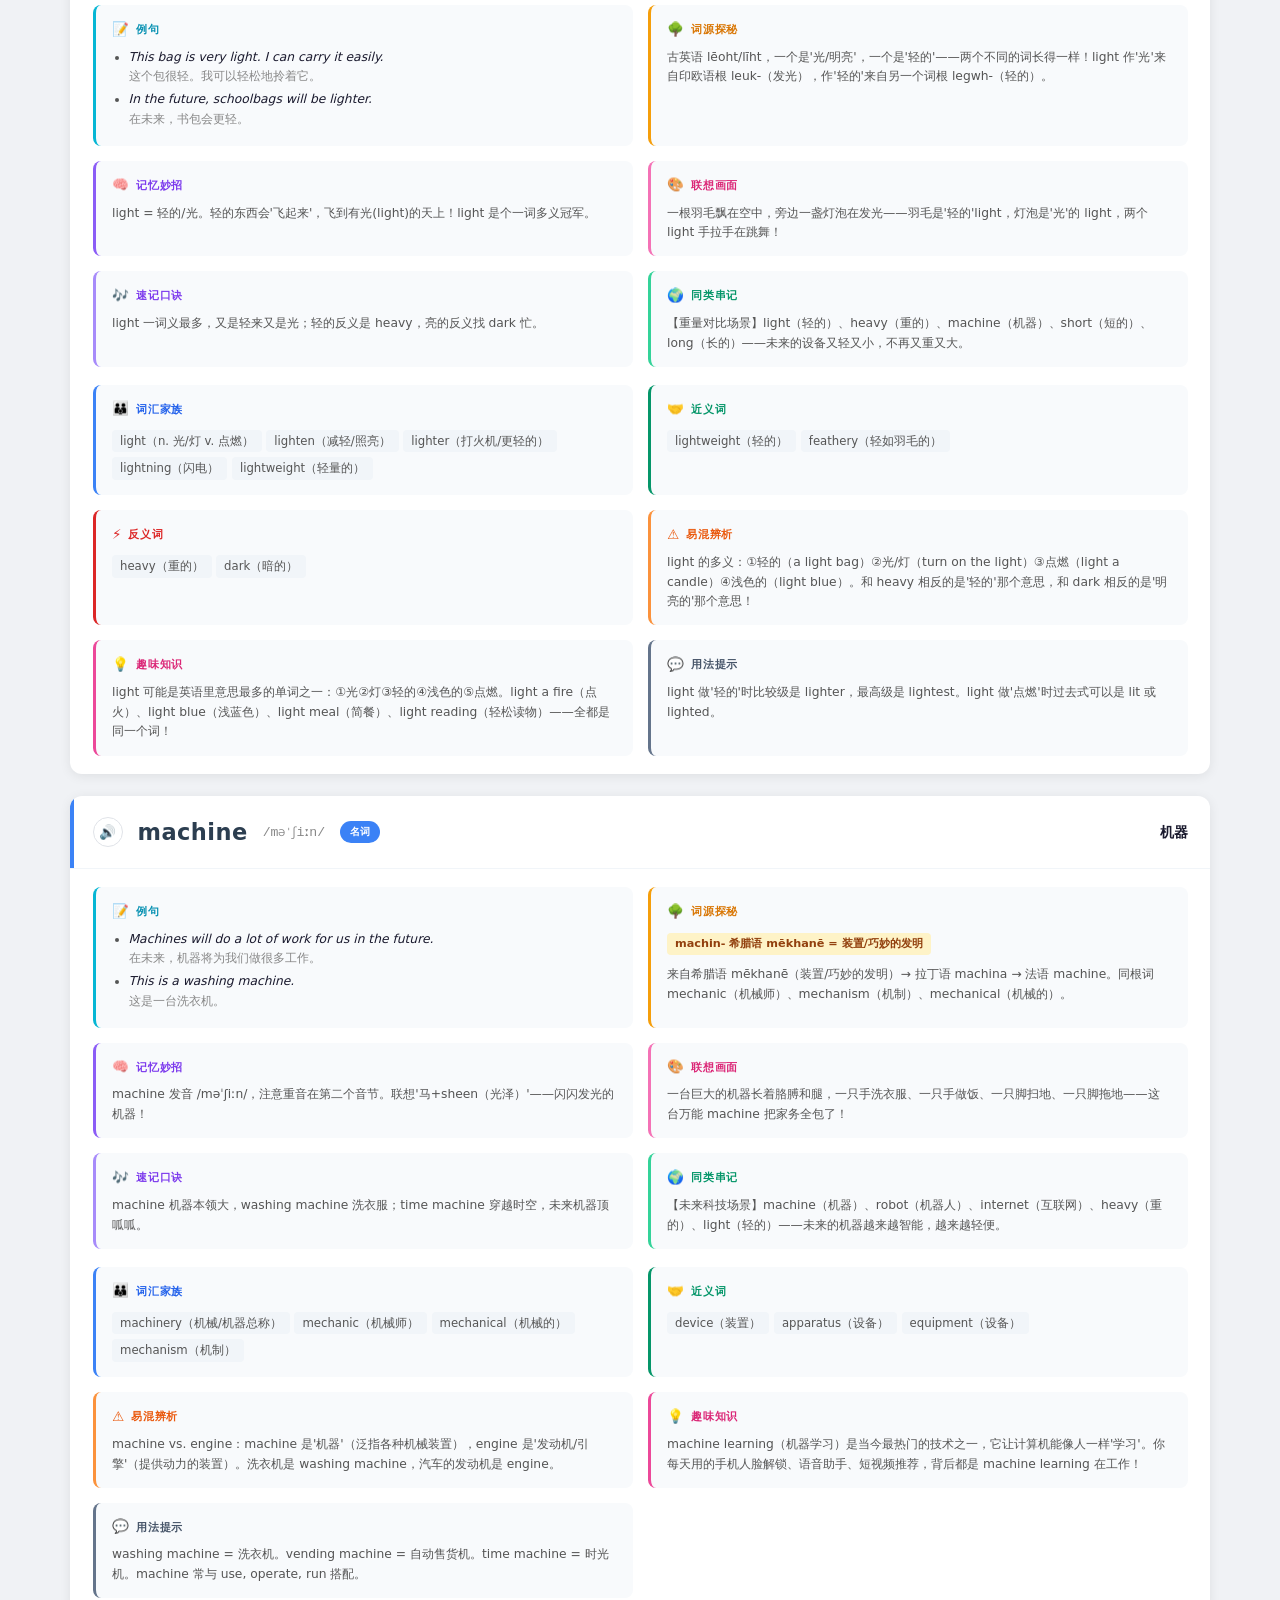
<file: unit4.html>
<!DOCTYPE html>
<html lang="zh-CN">
<head>
<meta charset="UTF-8"><meta name="viewport" content="width=device-width,initial-scale=1">
<meta name="referrer" content="no-referrer">
<title>Module 4 — 词汇分析</title>
<link rel="stylesheet" href="style.css?v=23">
</head>
<body>
<div id="unit-root"><p style="color:#888;padding:2rem">Loading...</p></div>
<script src="vocab-data-u4.js"></script>
<script src="tts.js"></script>
<script src="word-renderer.js"></script>
<script>WordRenderer.renderUnit(UNIT4, document.getElementById('unit-root'));</script>
</body></html>
</file>
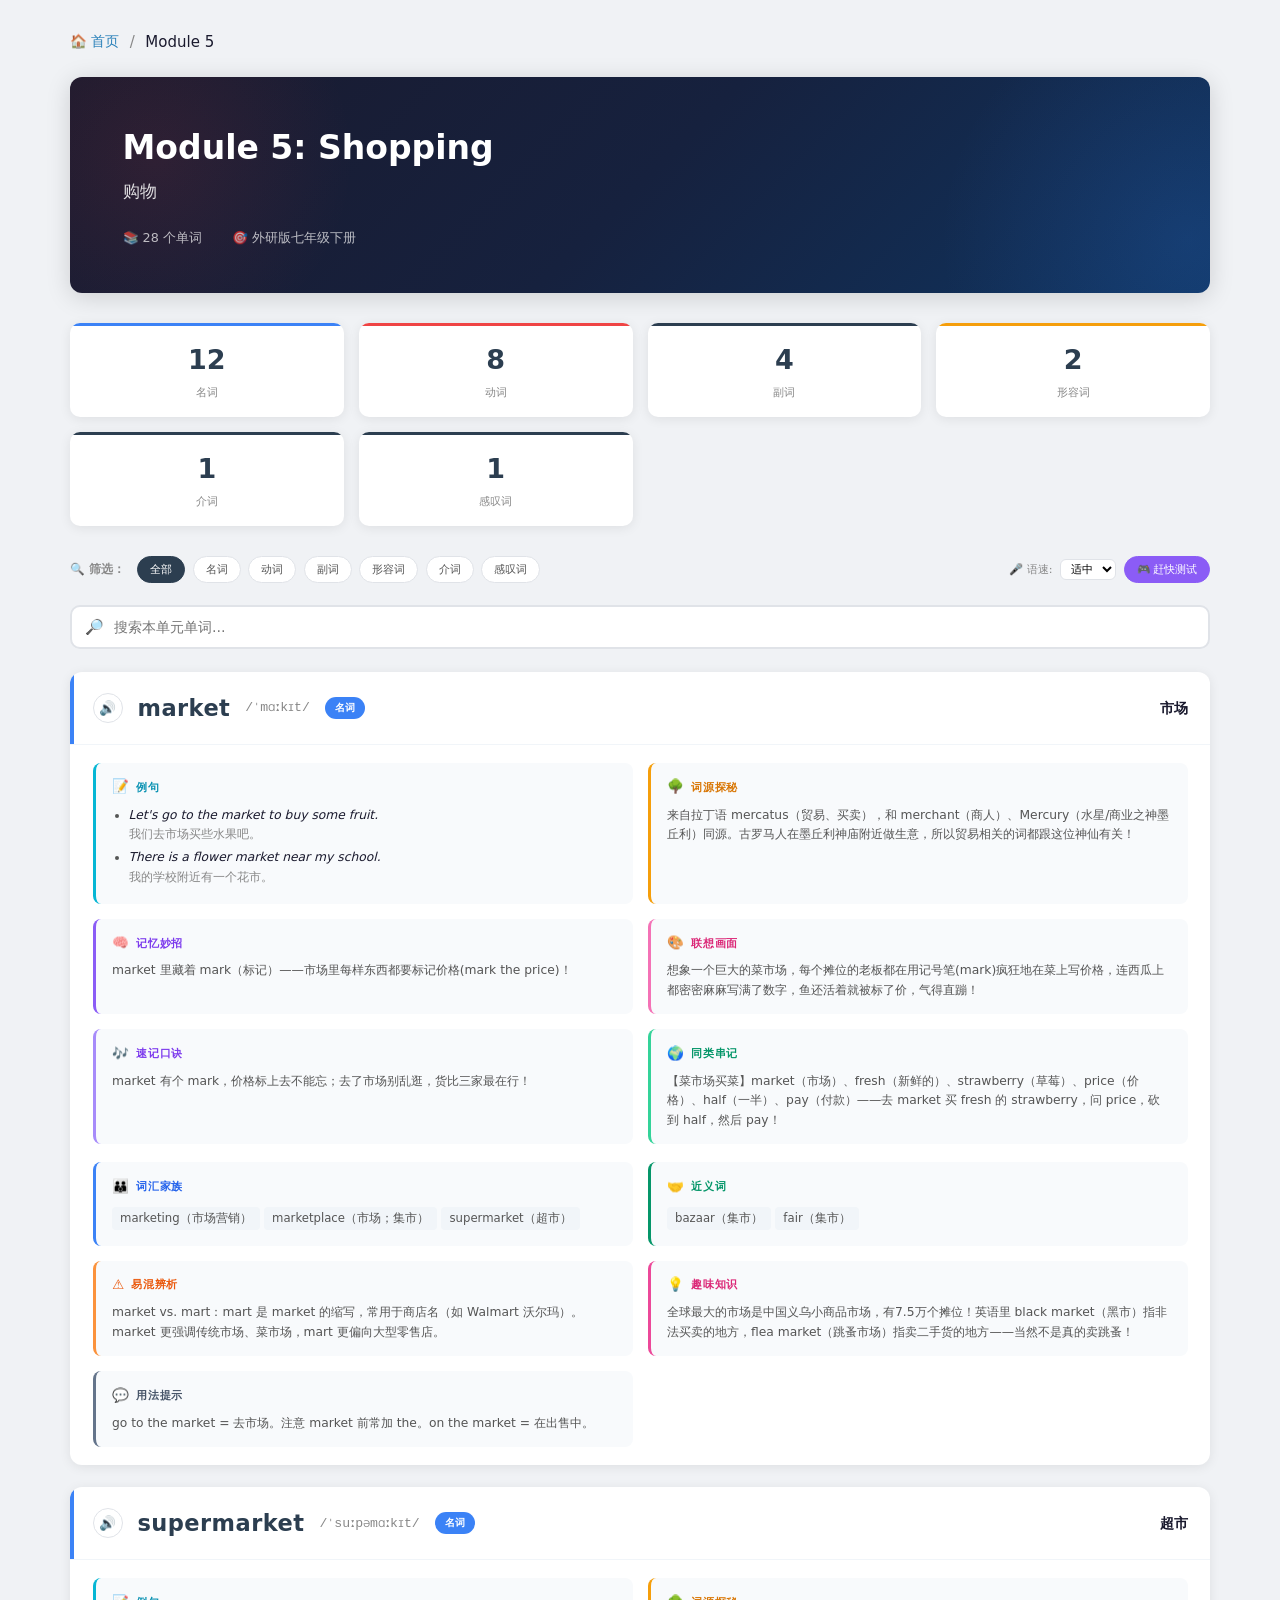
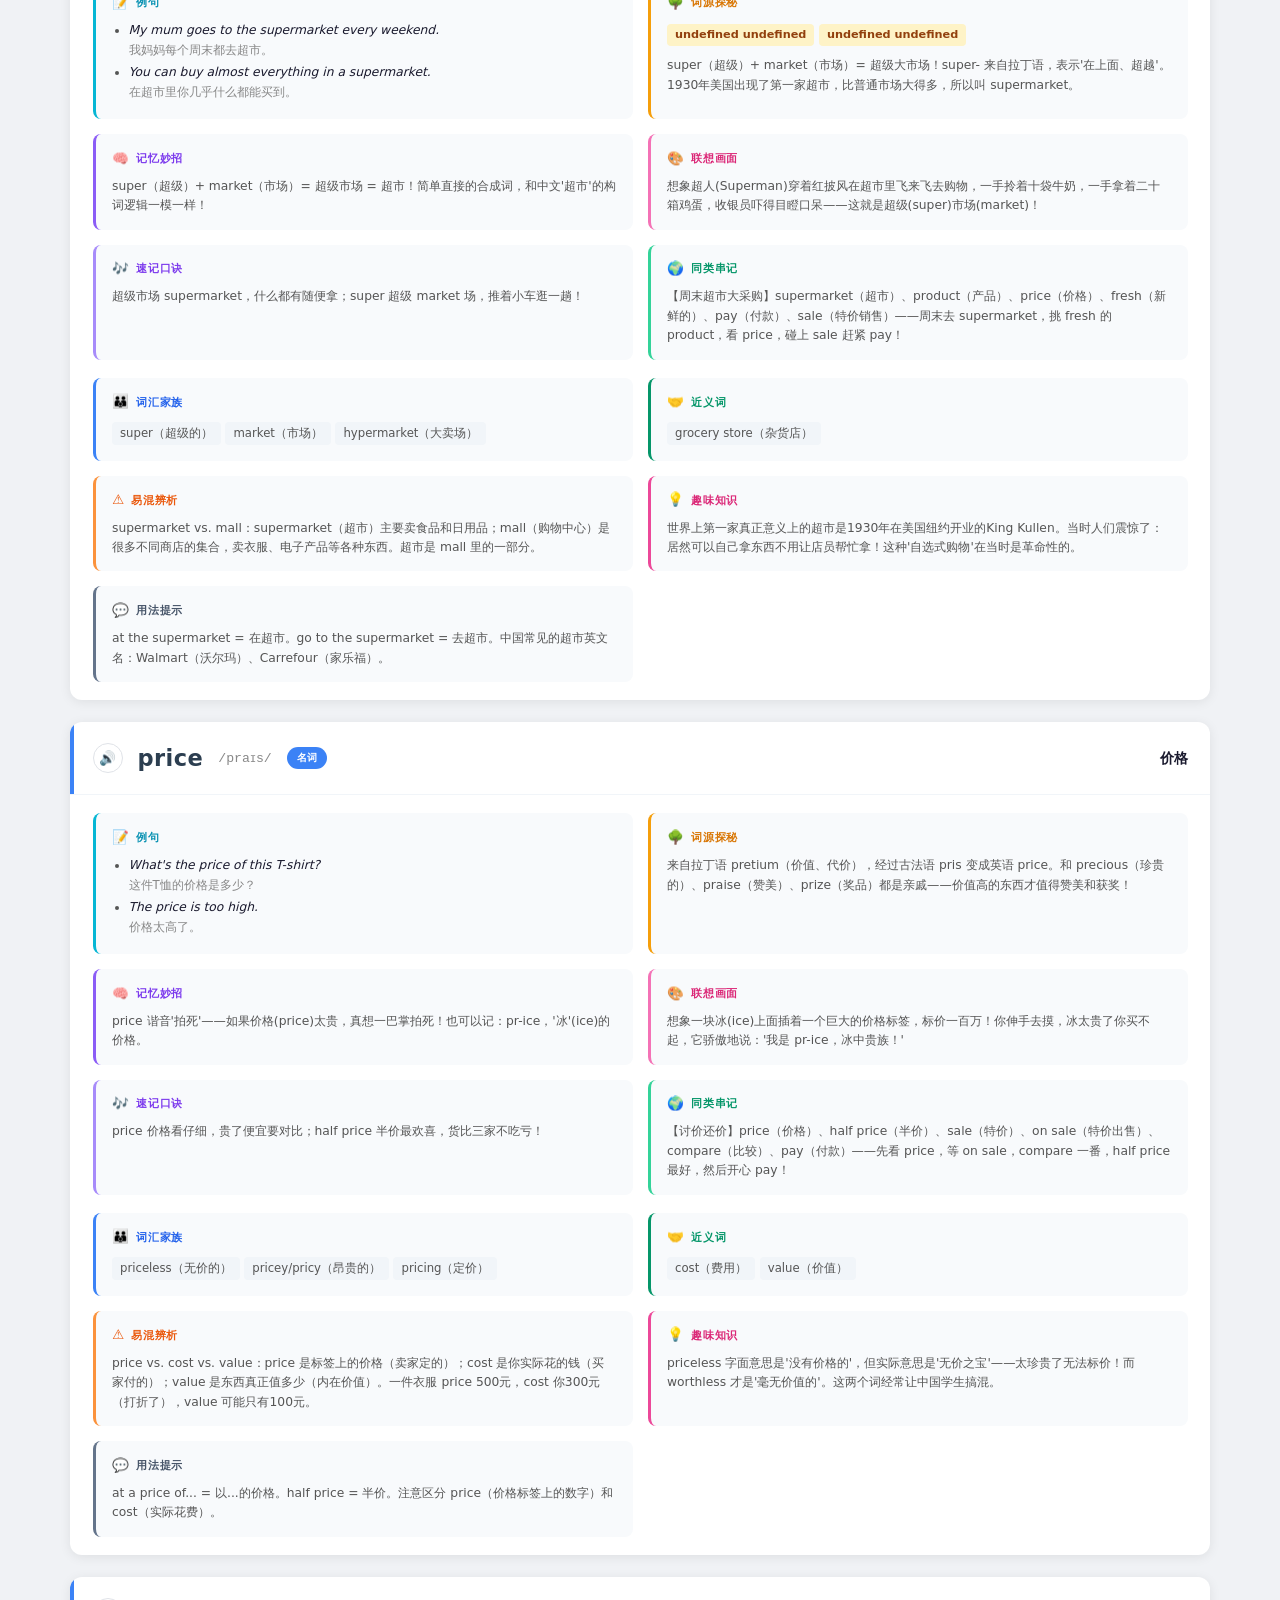
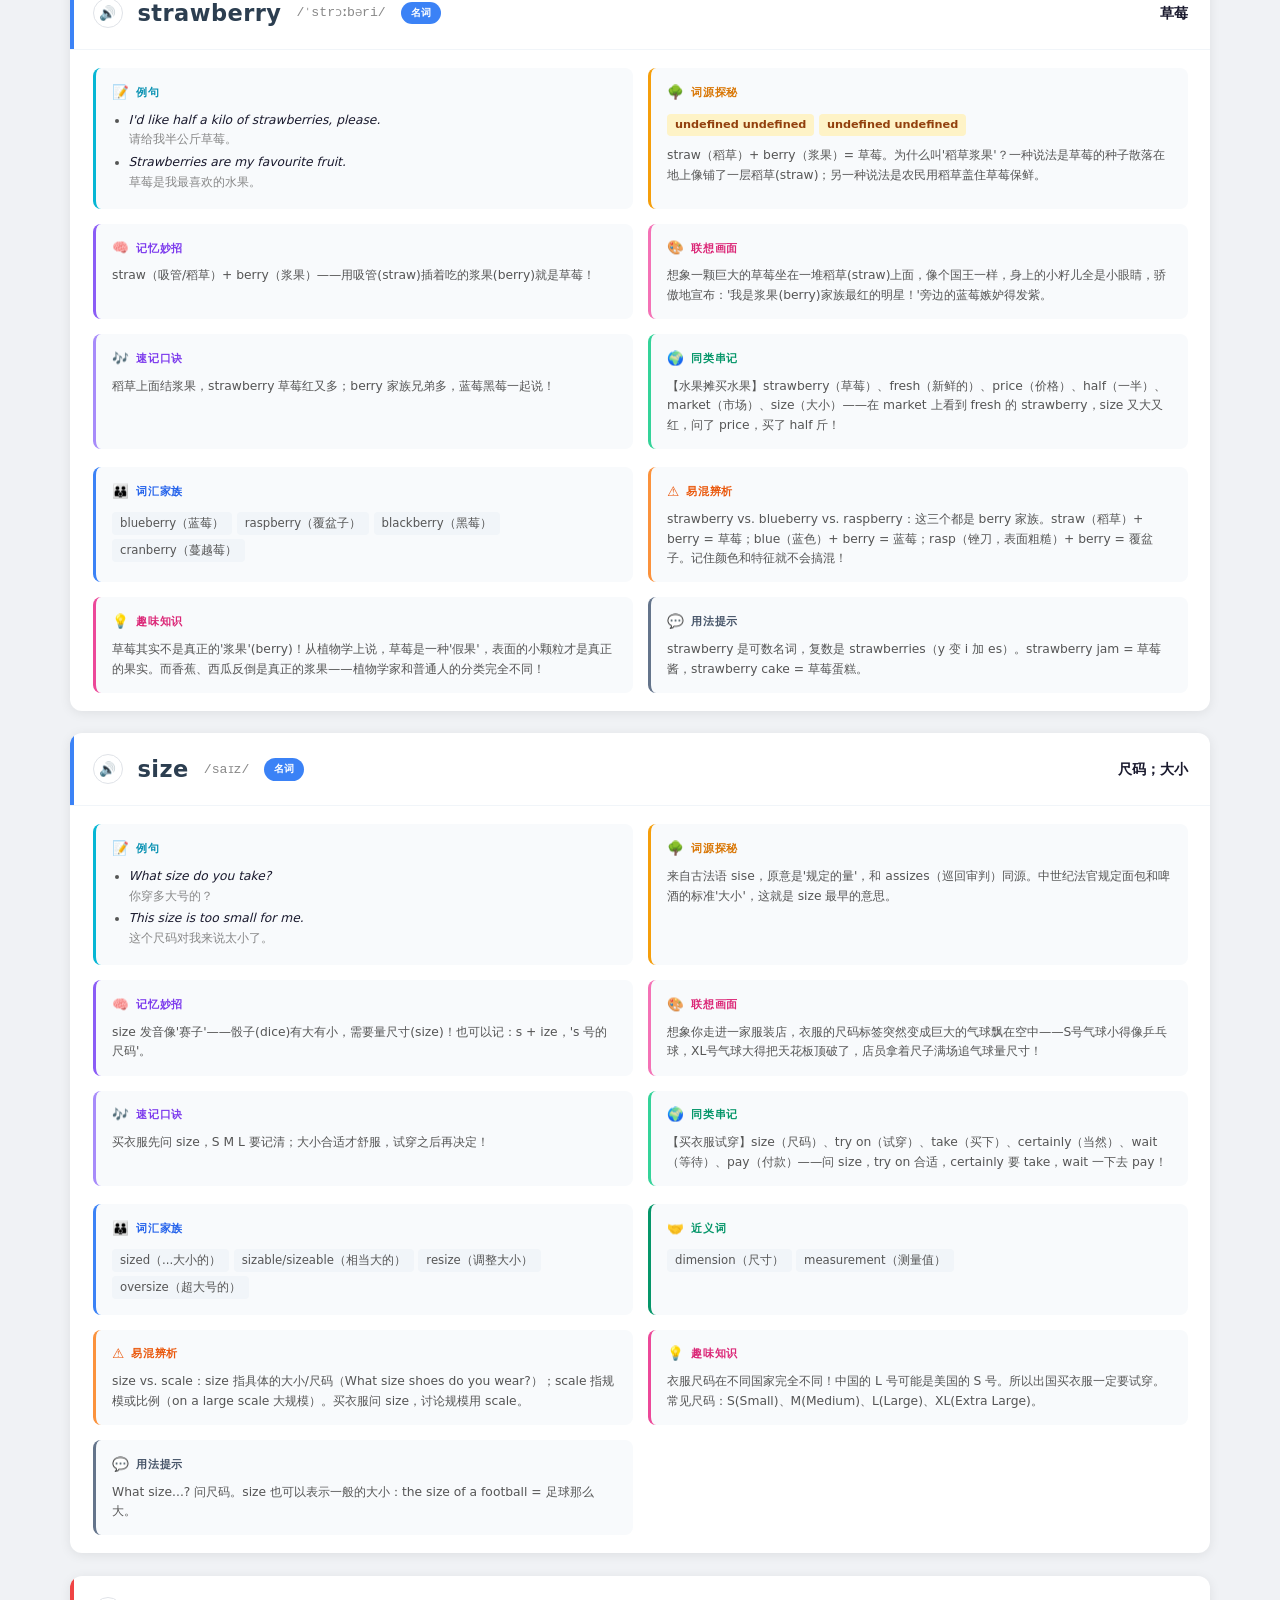
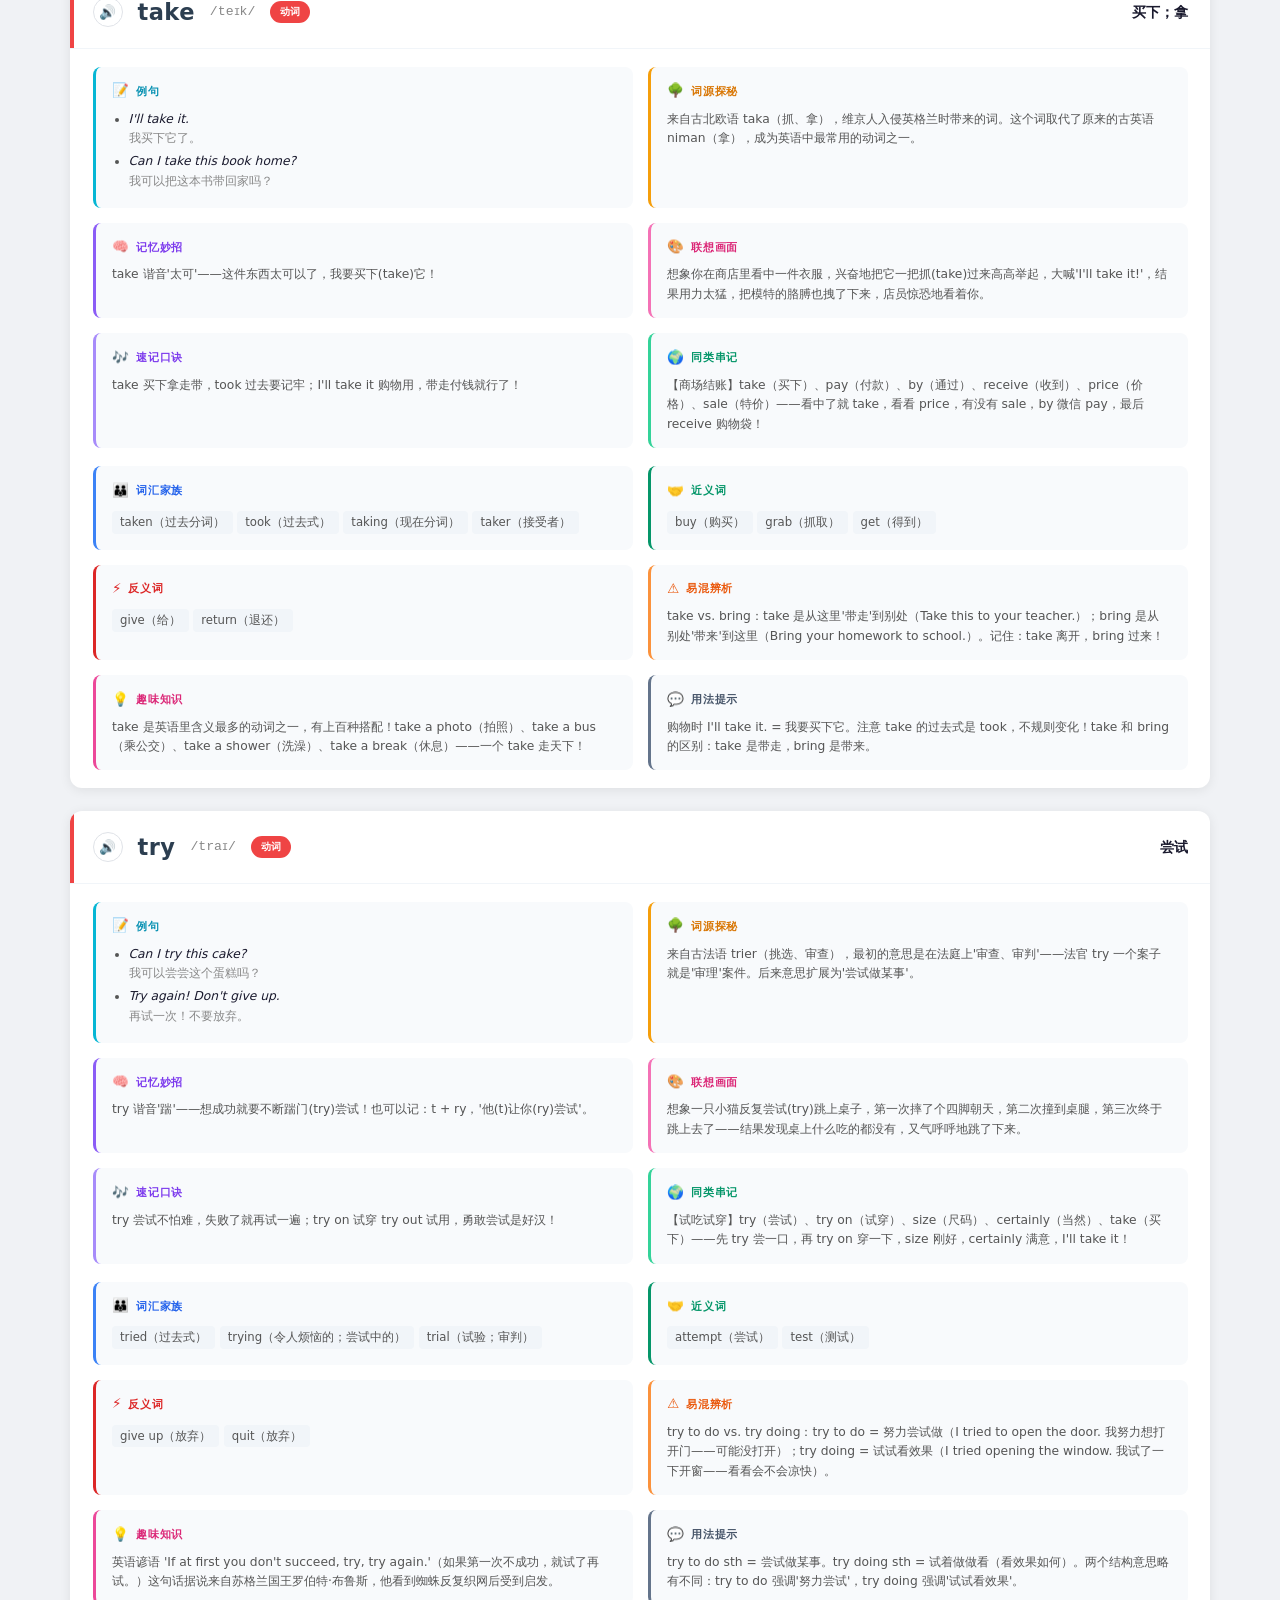
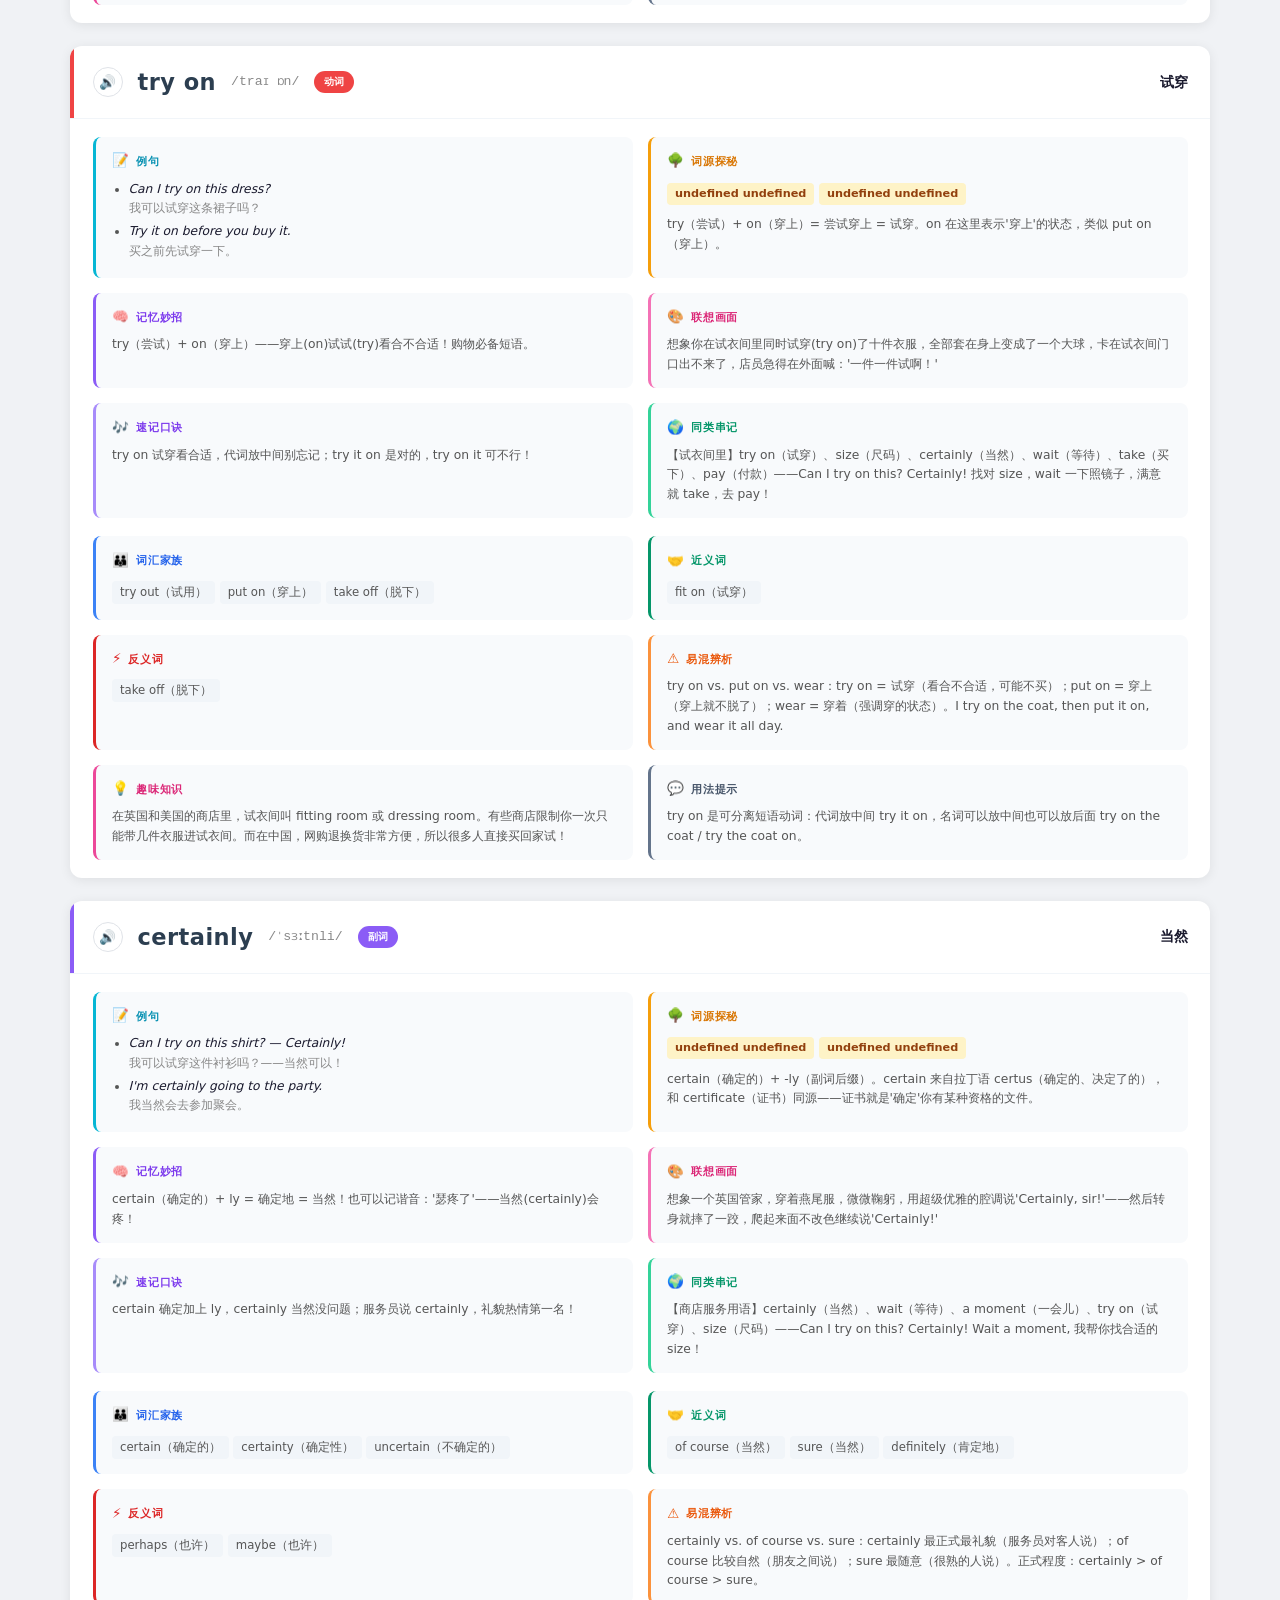
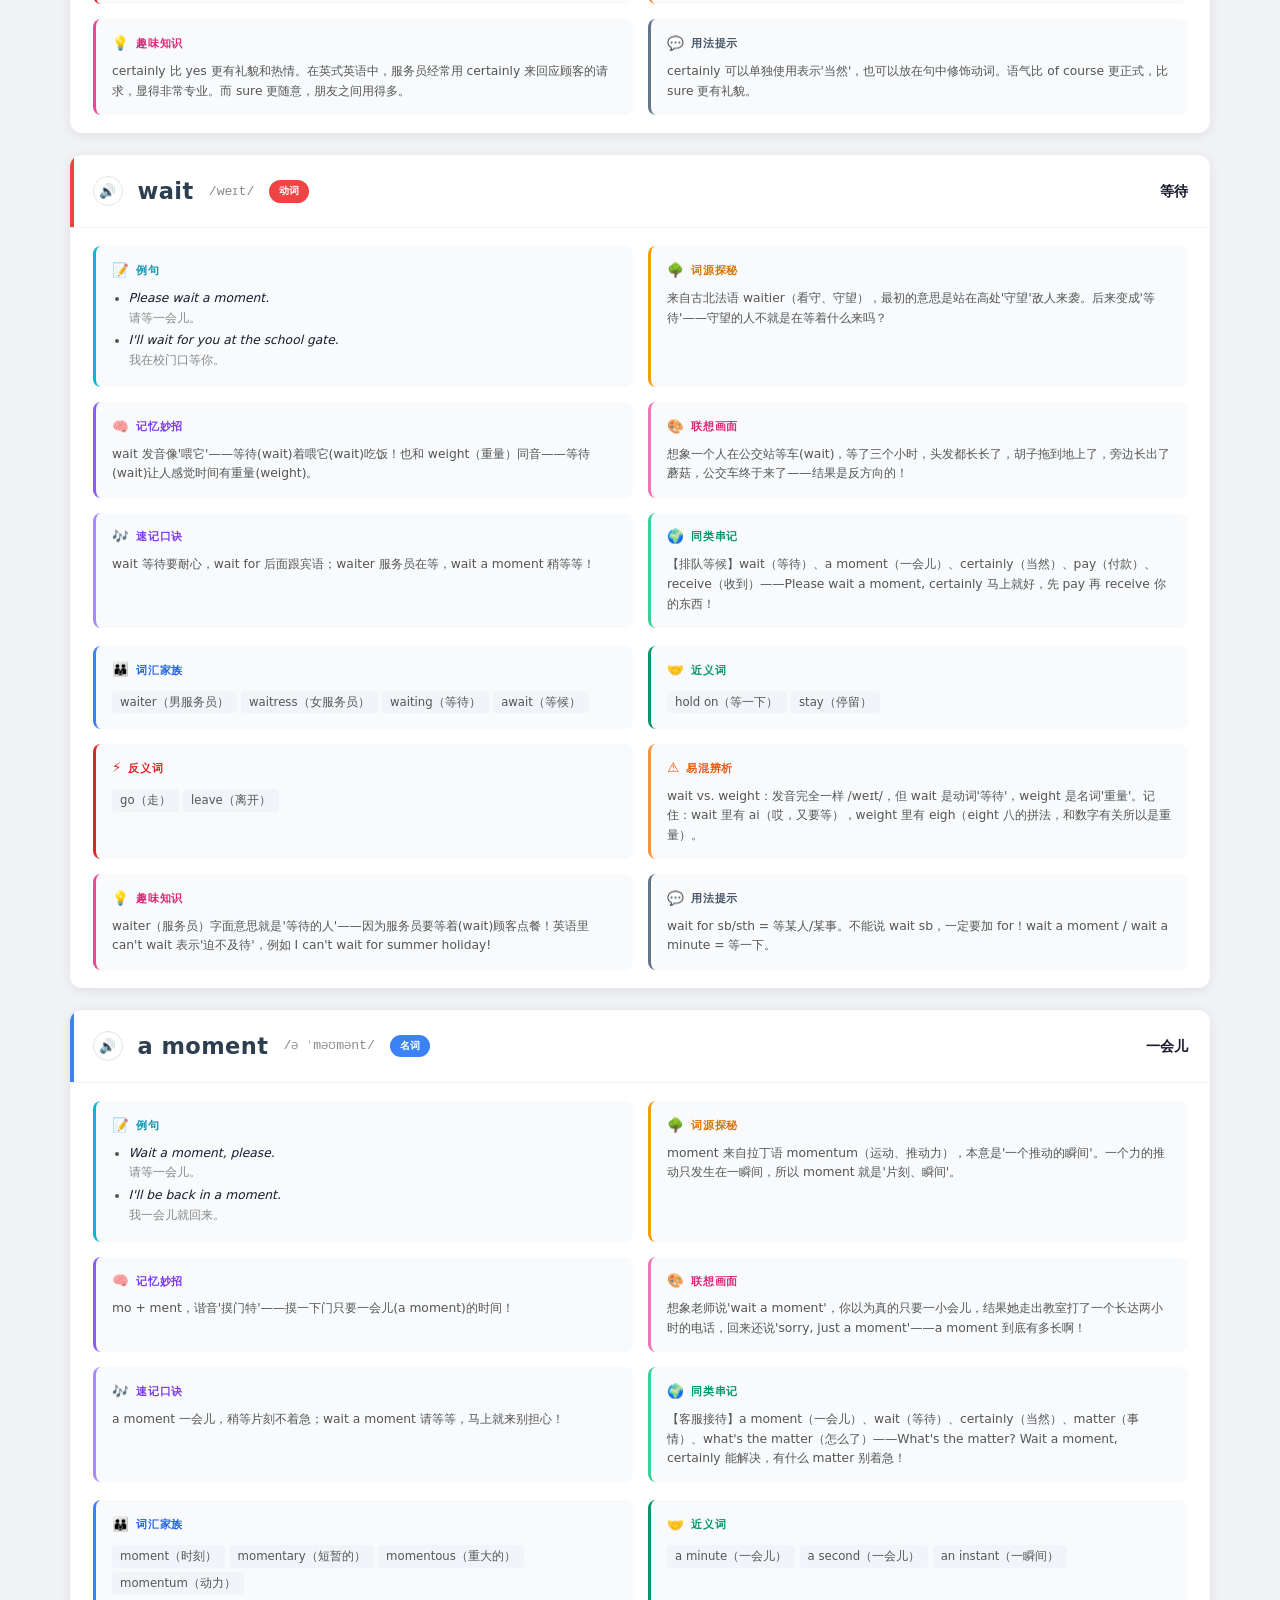
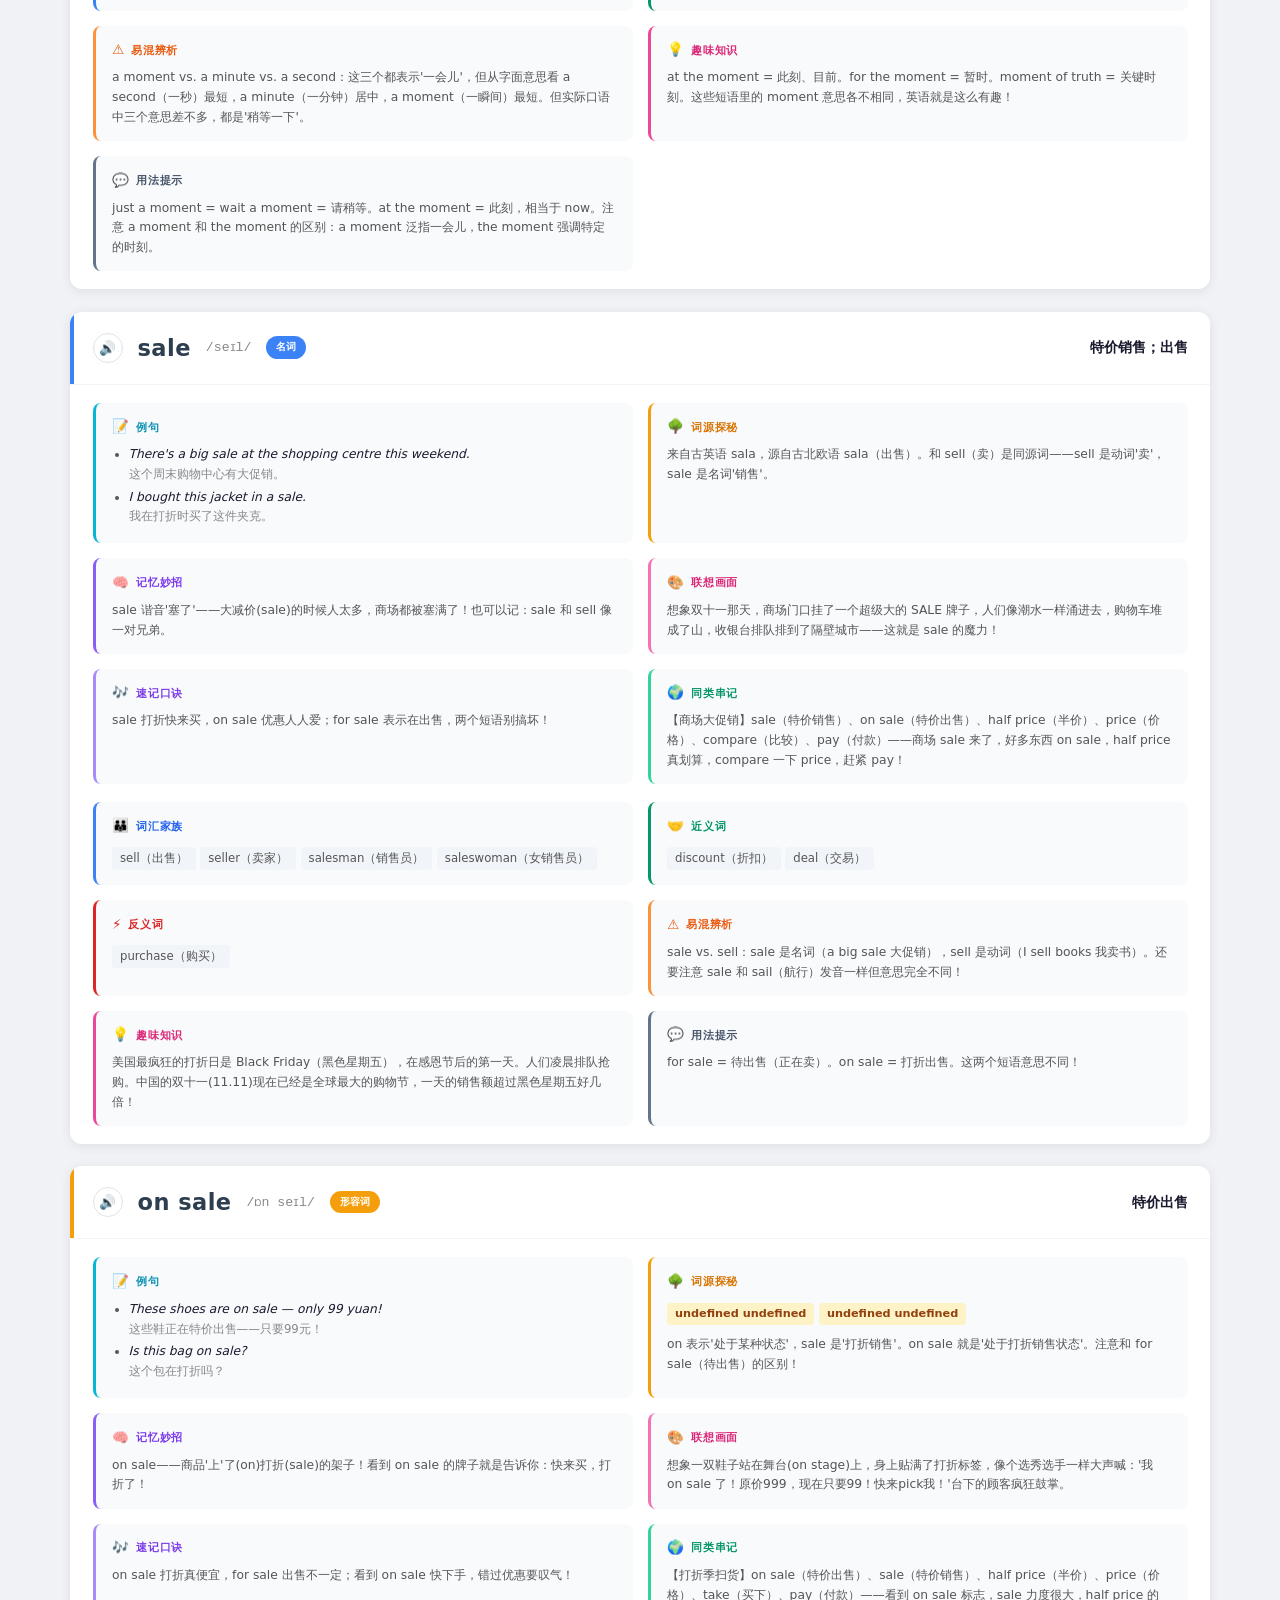
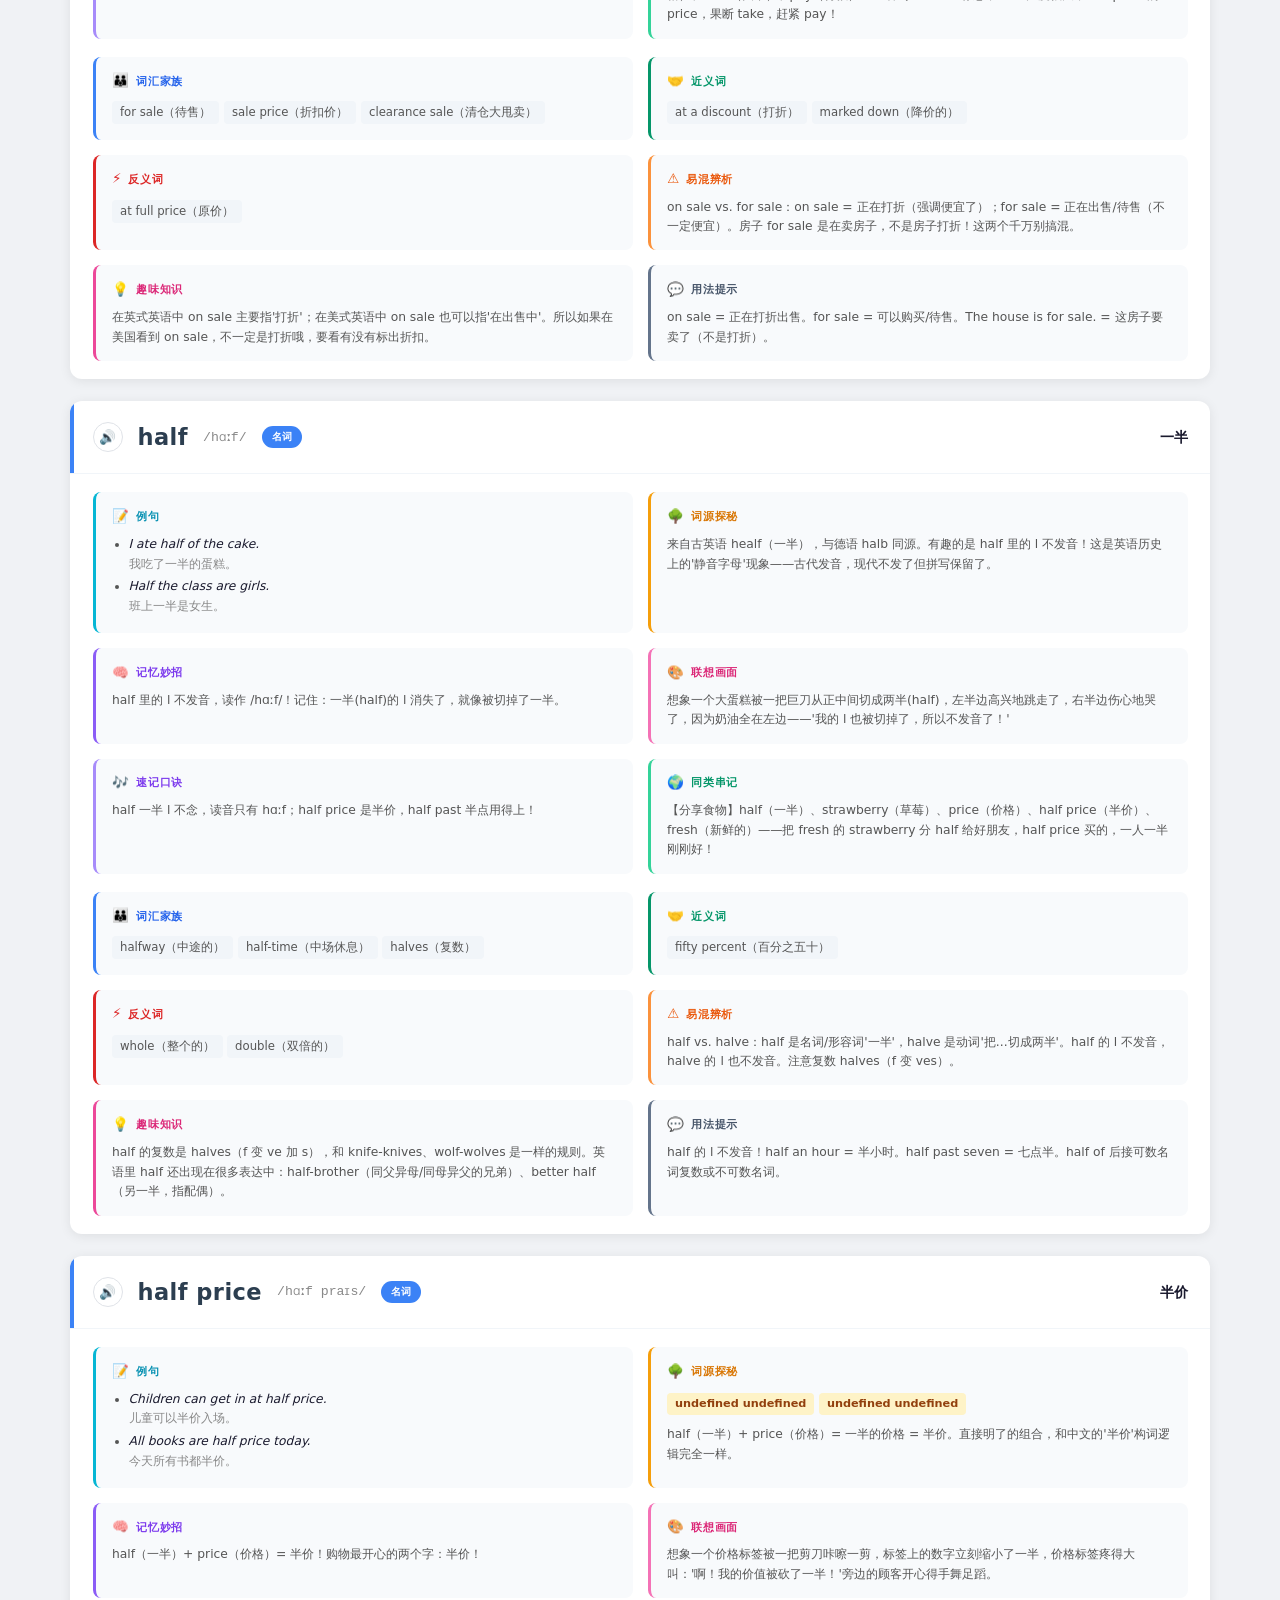
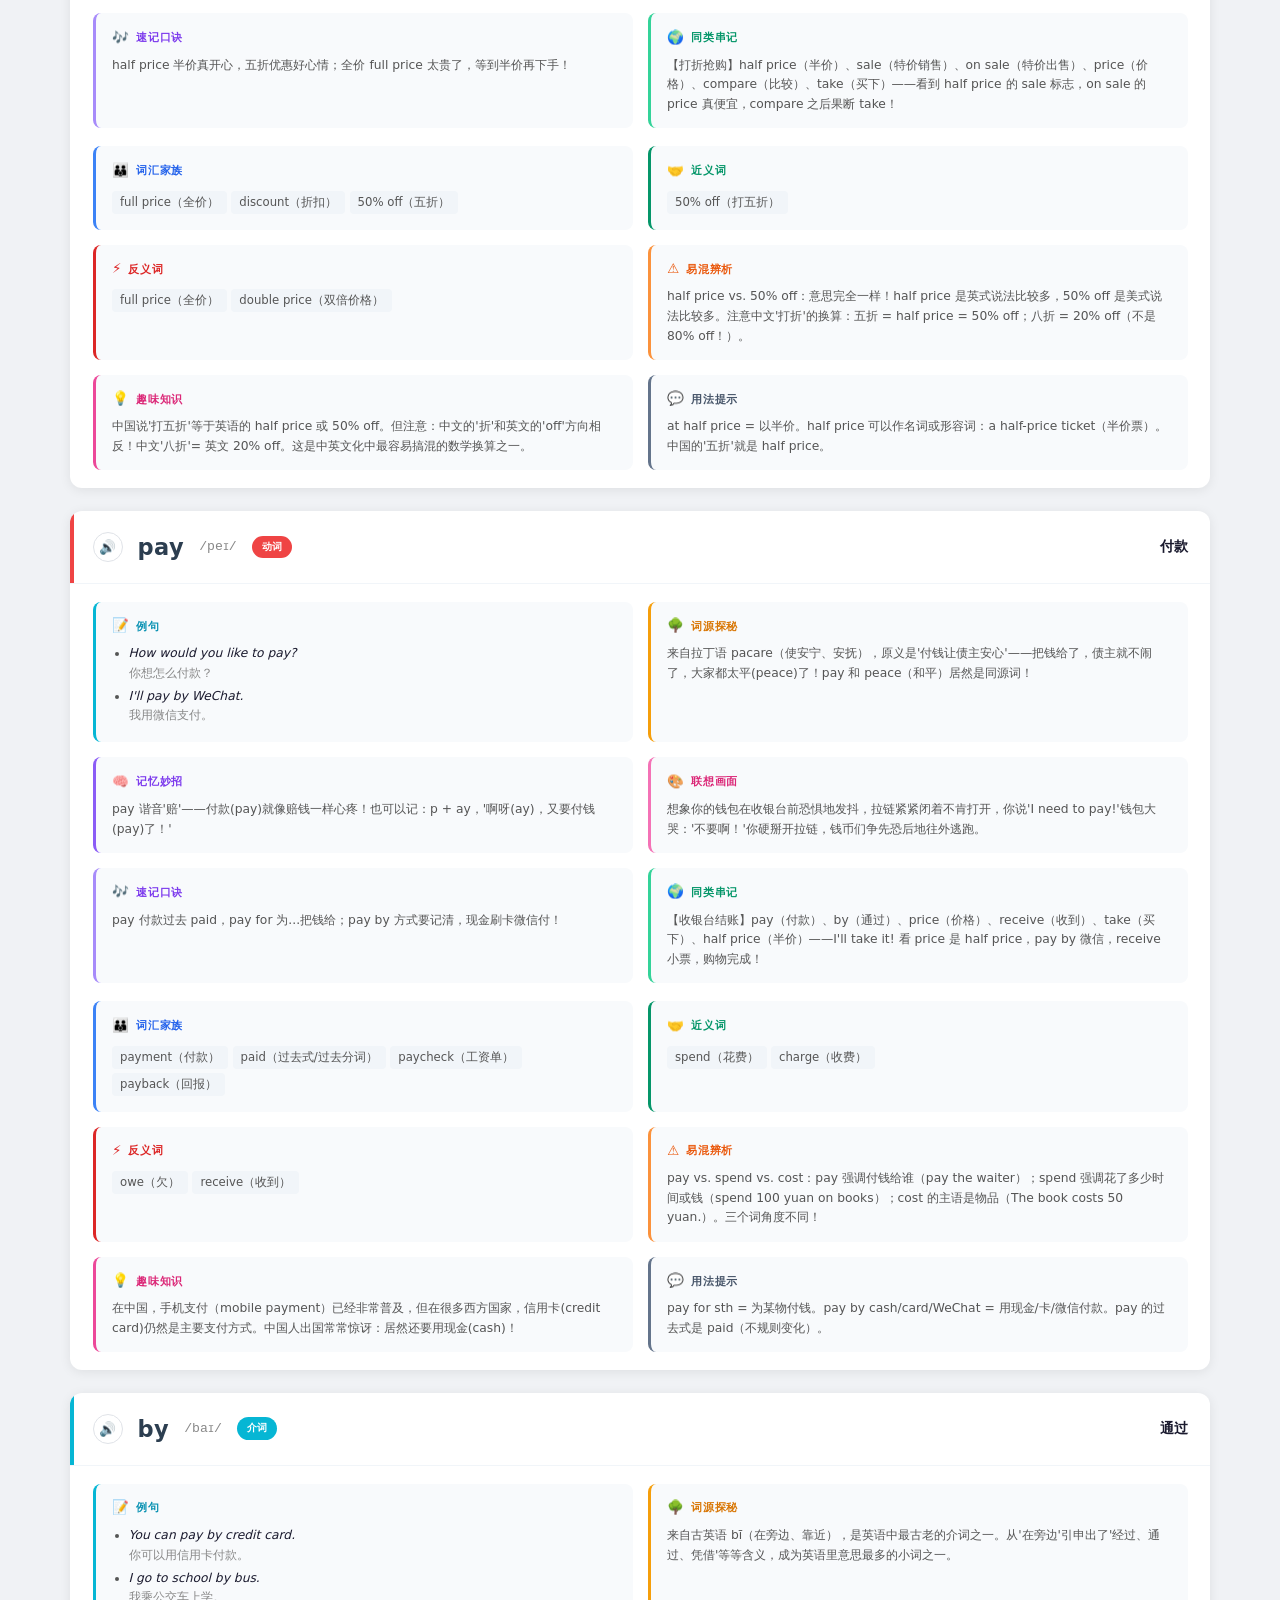
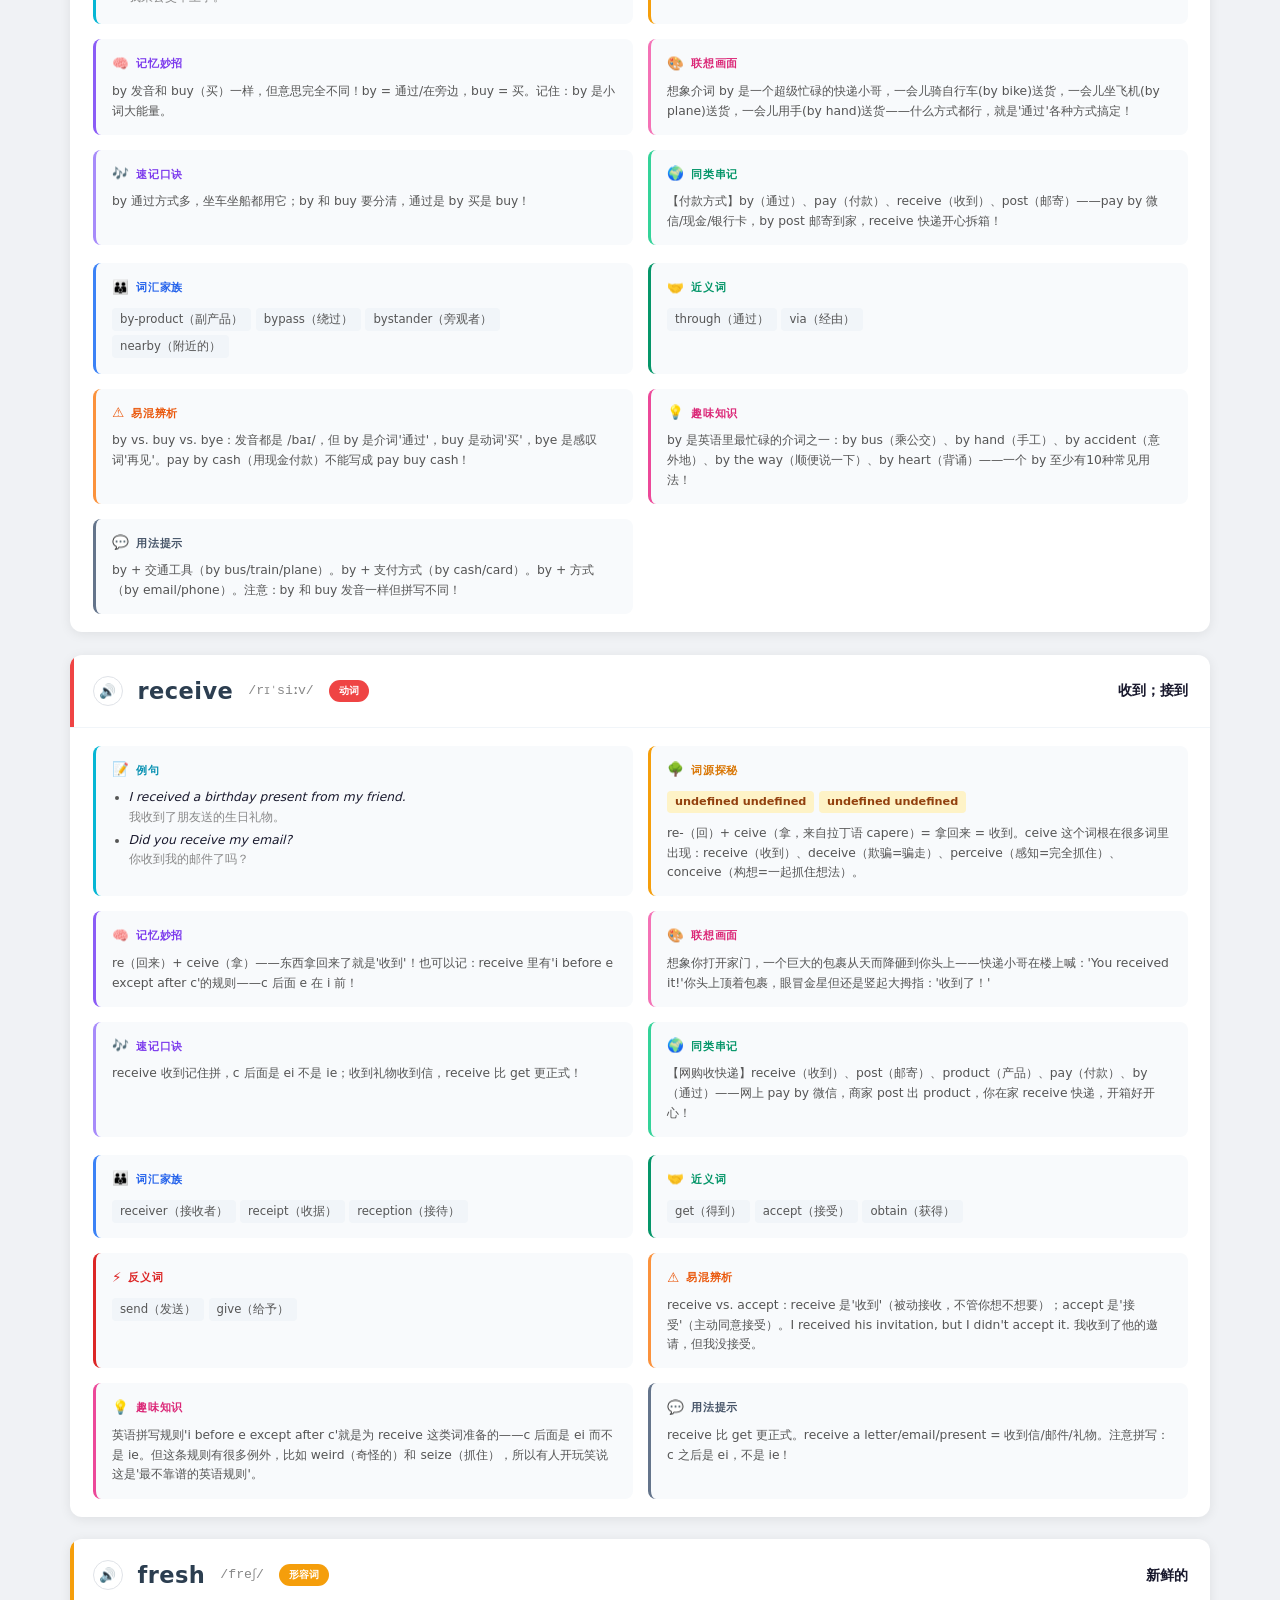
<file: unit5.html>
<!DOCTYPE html>
<html lang="zh-CN">
<head>
<meta charset="UTF-8"><meta name="viewport" content="width=device-width,initial-scale=1">
<meta name="referrer" content="no-referrer">
<title>Module 5 — 词汇分析</title>
<link rel="stylesheet" href="style.css?v=23">
</head>
<body>
<div id="unit-root"><p style="color:#888;padding:2rem">Loading...</p></div>
<script src="vocab-data-u5.js"></script>
<script src="tts.js"></script>
<script src="word-renderer.js"></script>
<script>WordRenderer.renderUnit(UNIT5, document.getElementById('unit-root'));</script>
</body></html>
</file>
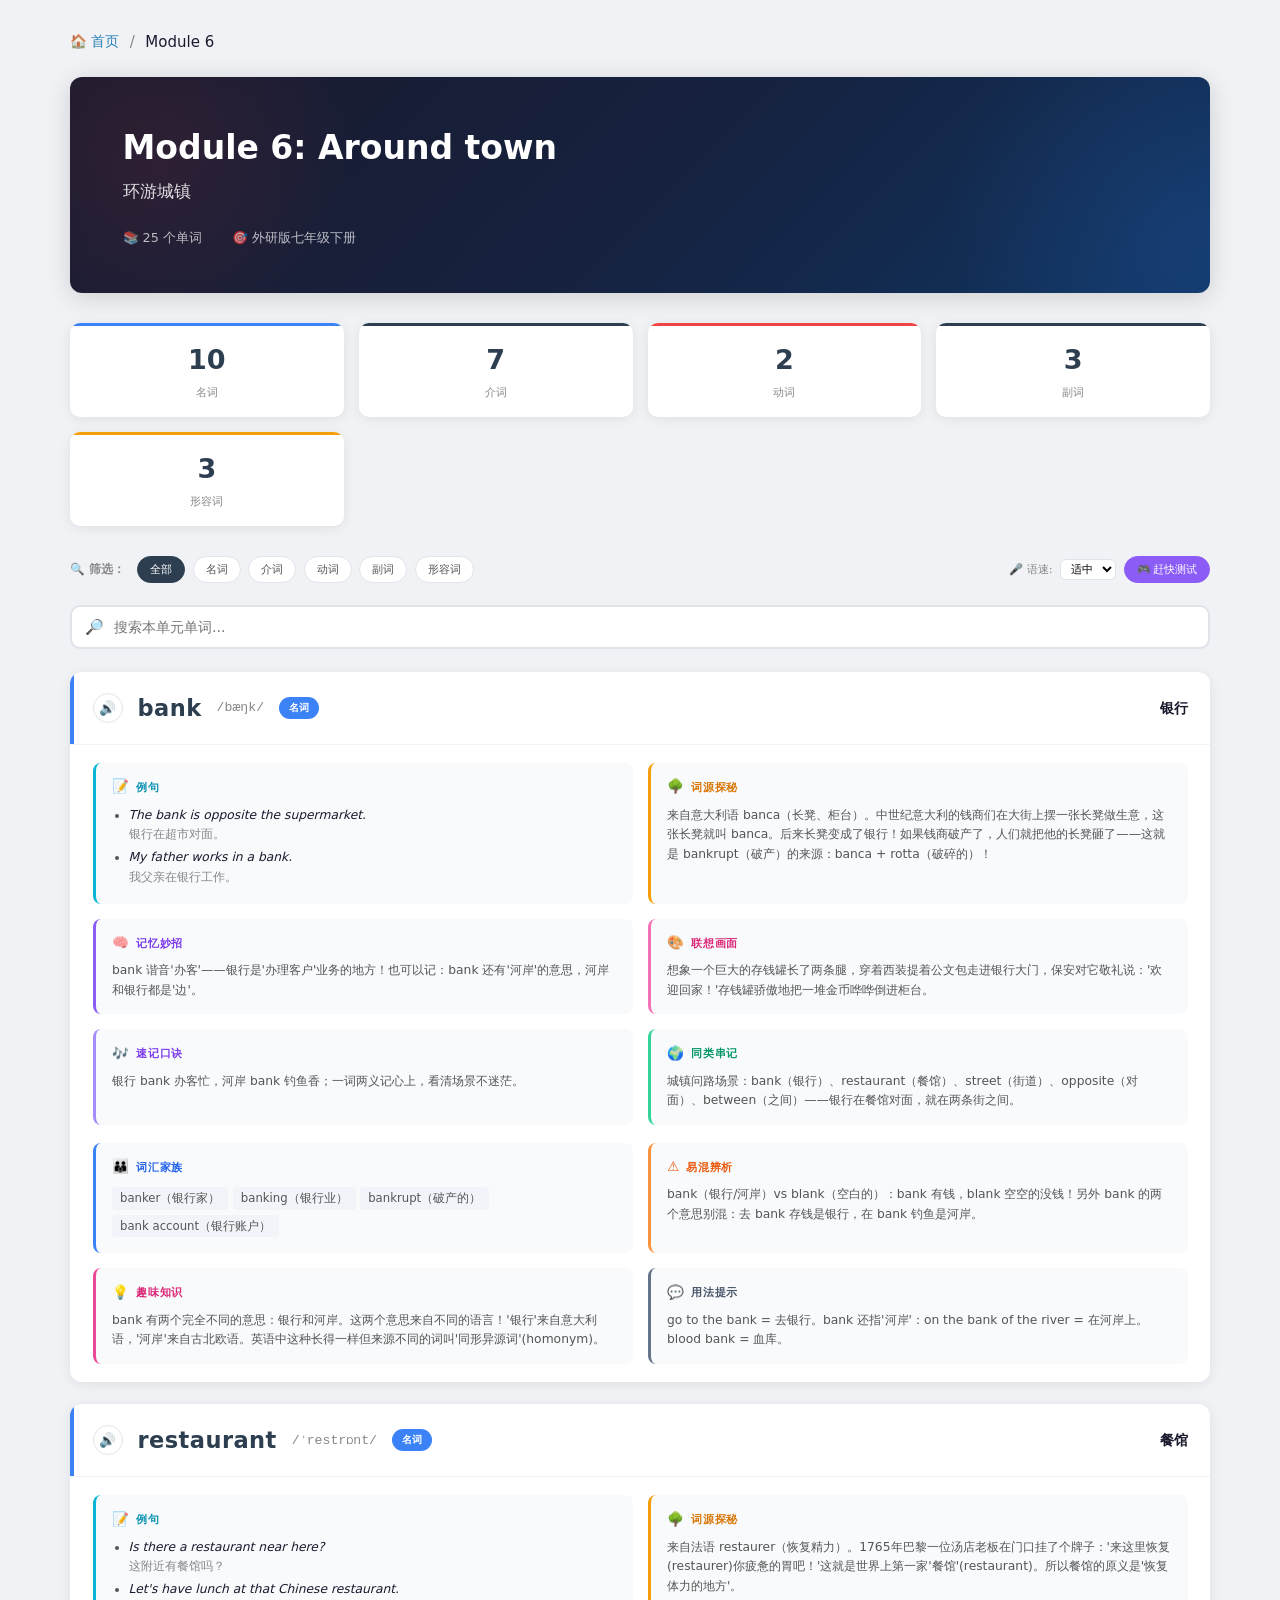
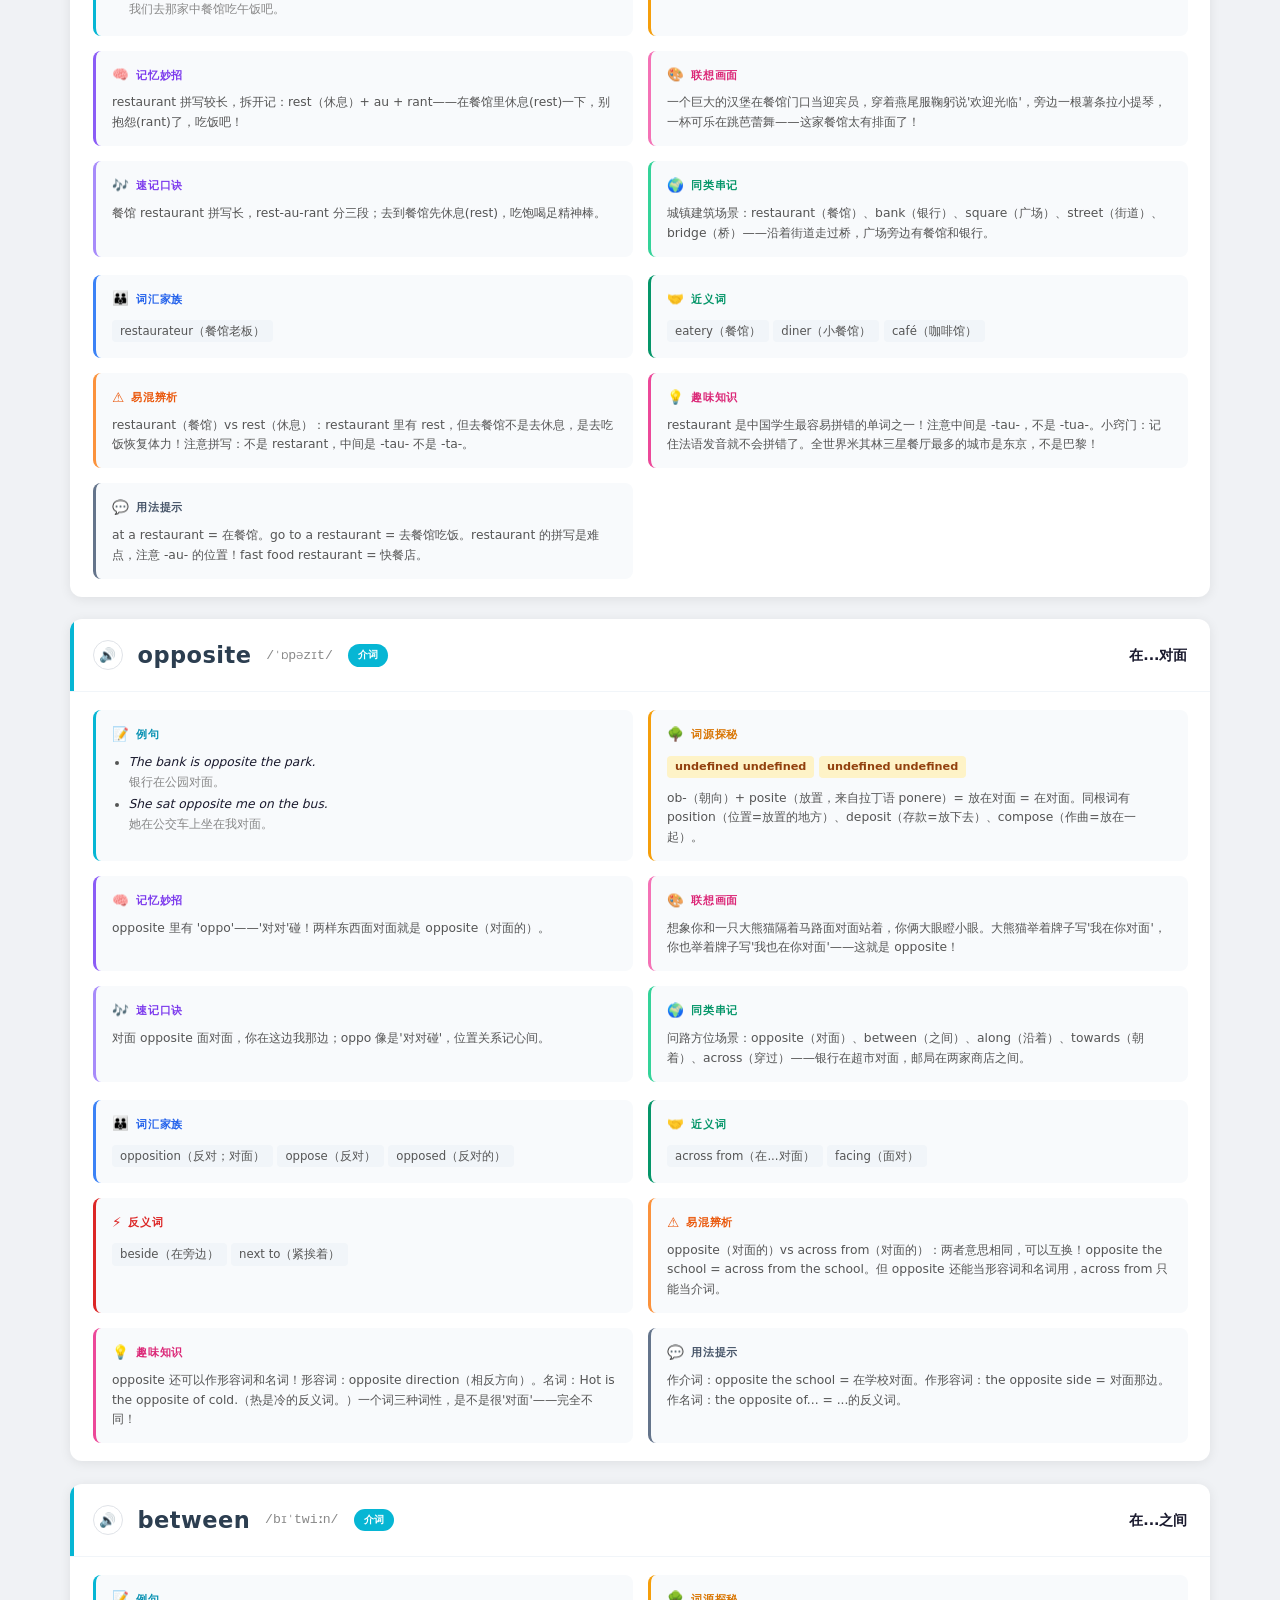
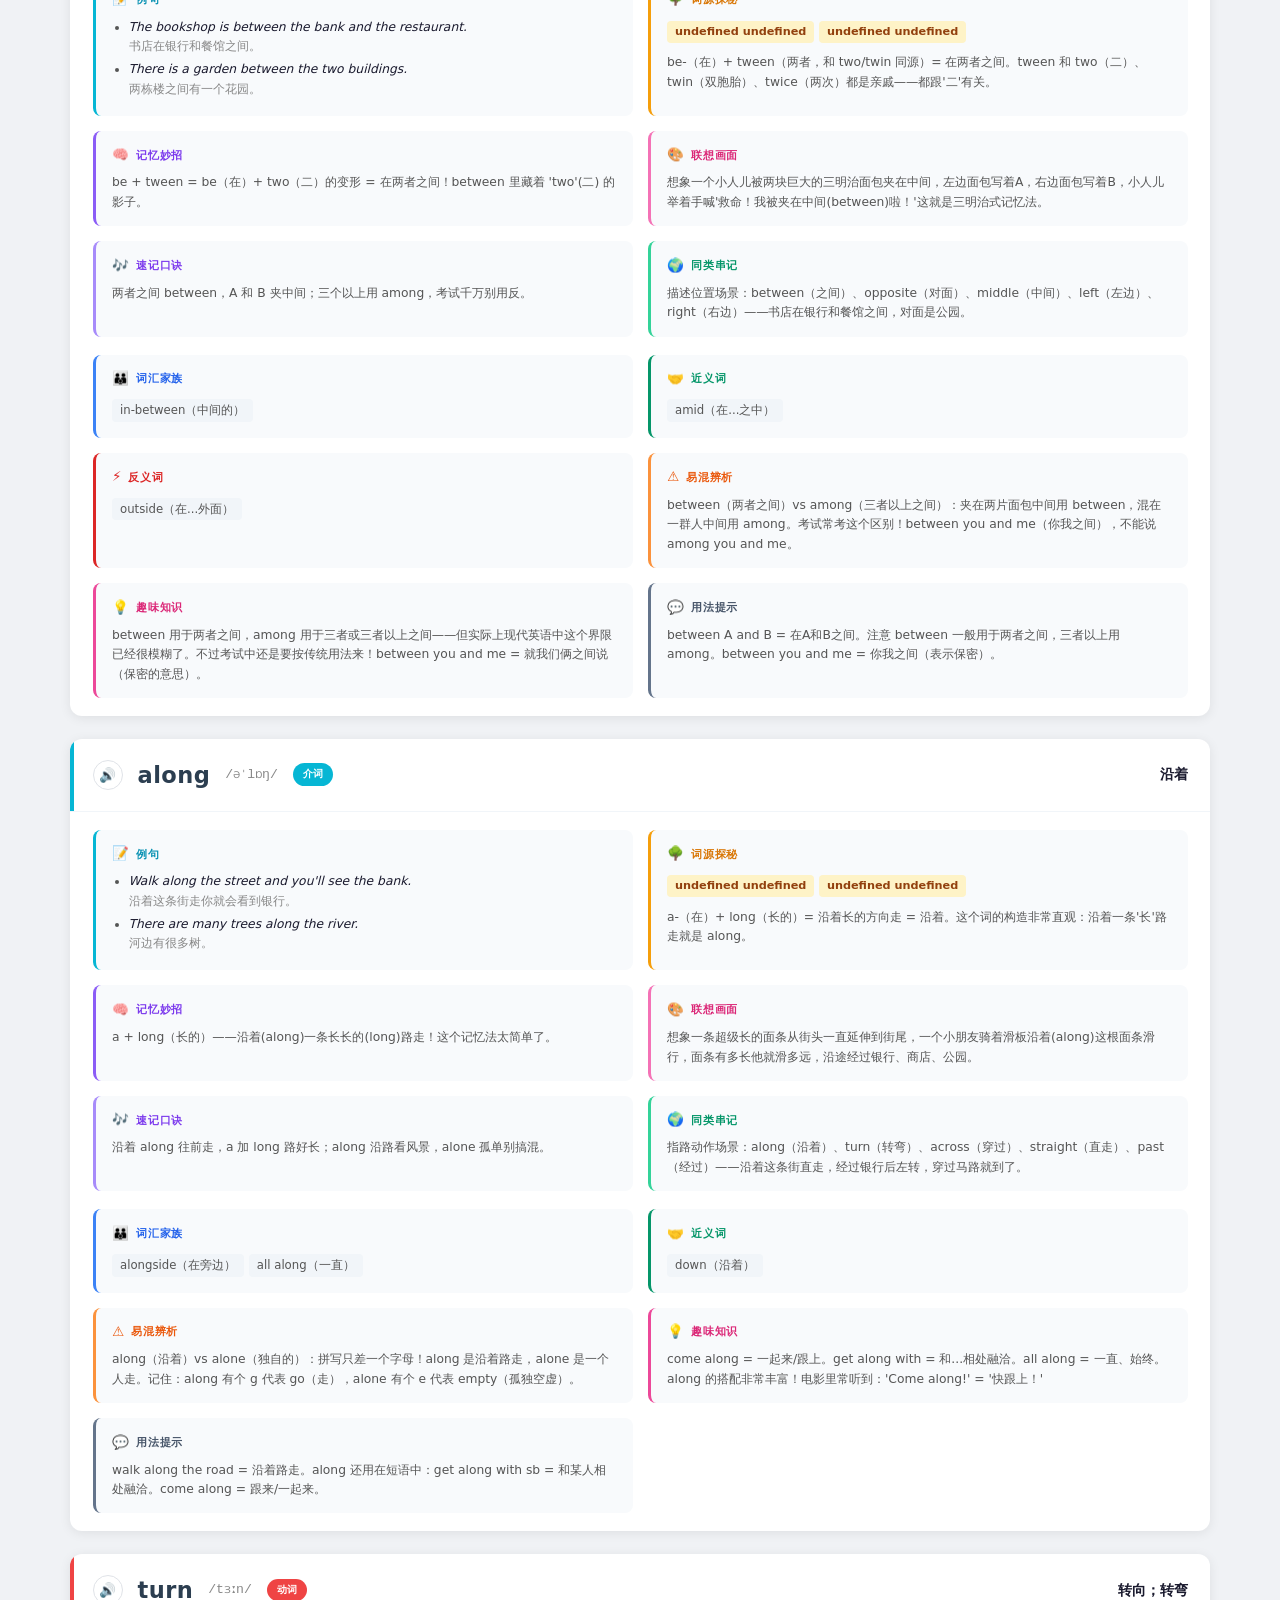
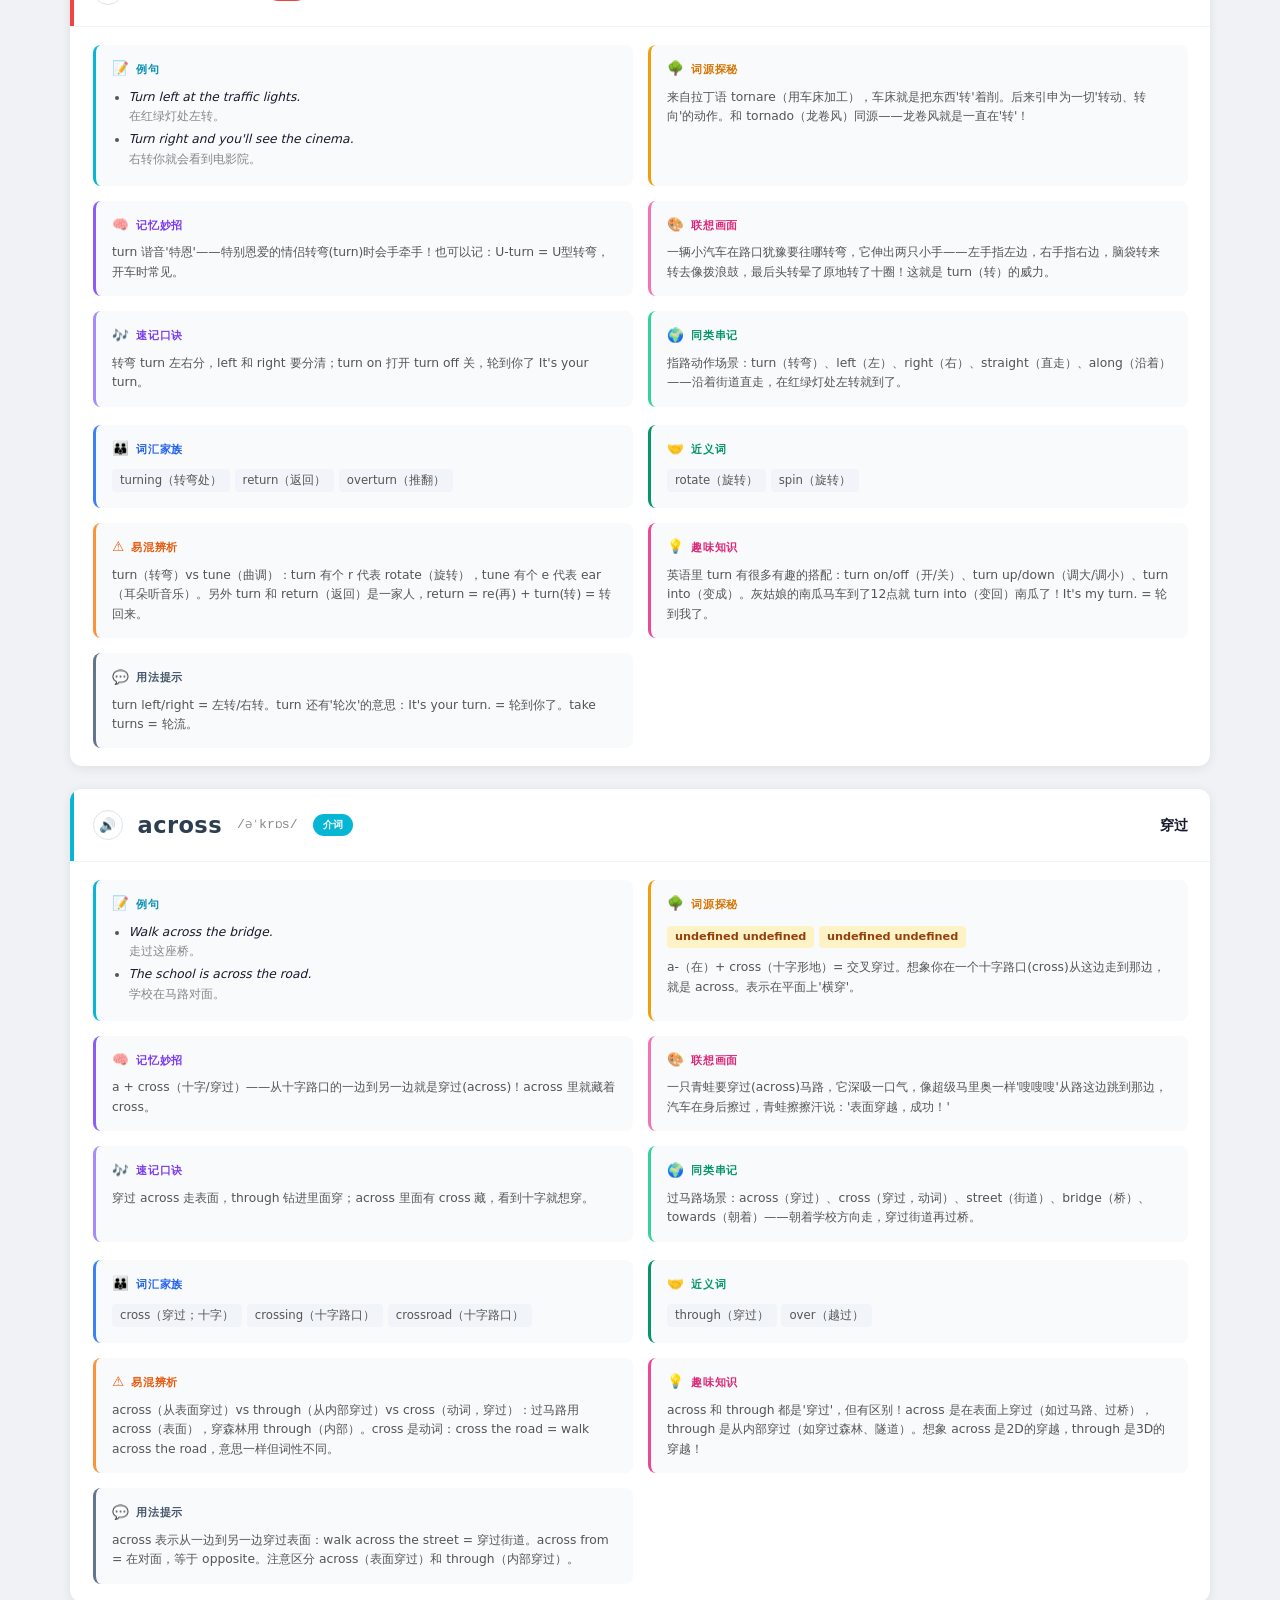
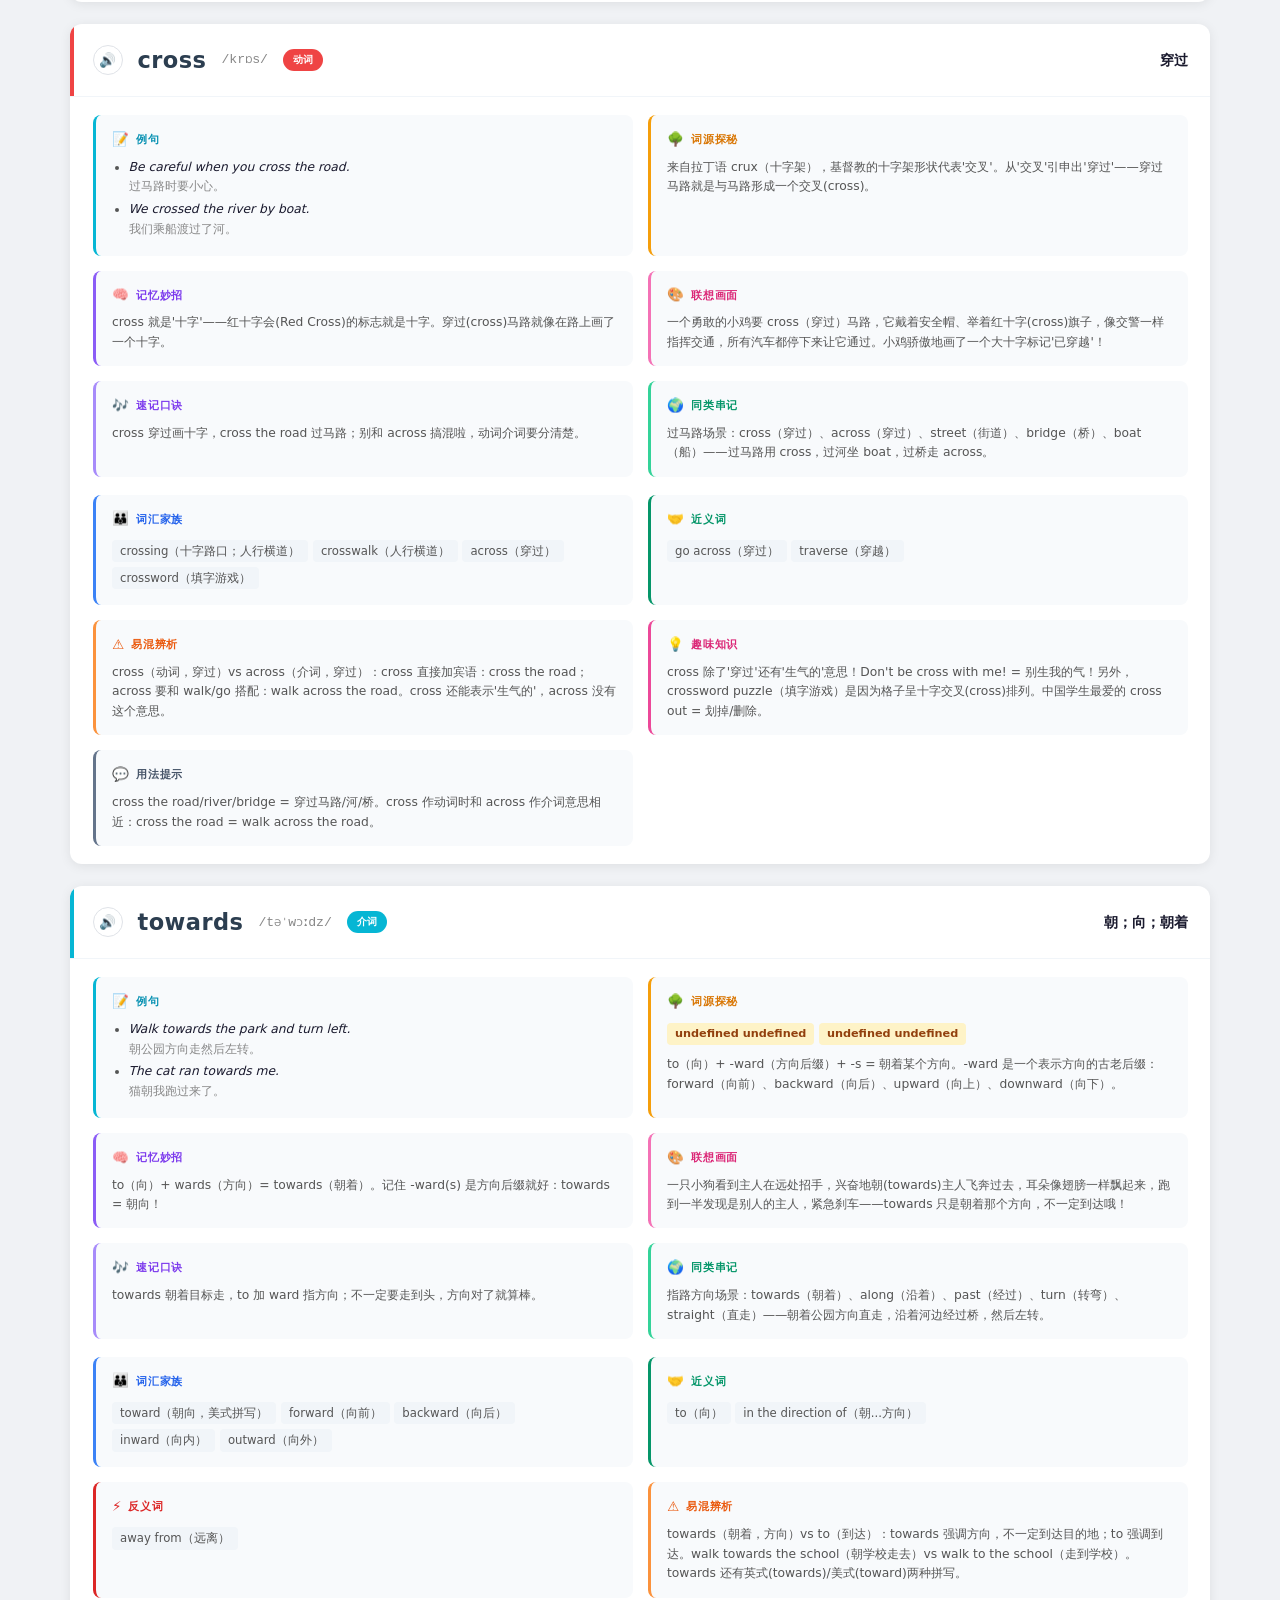
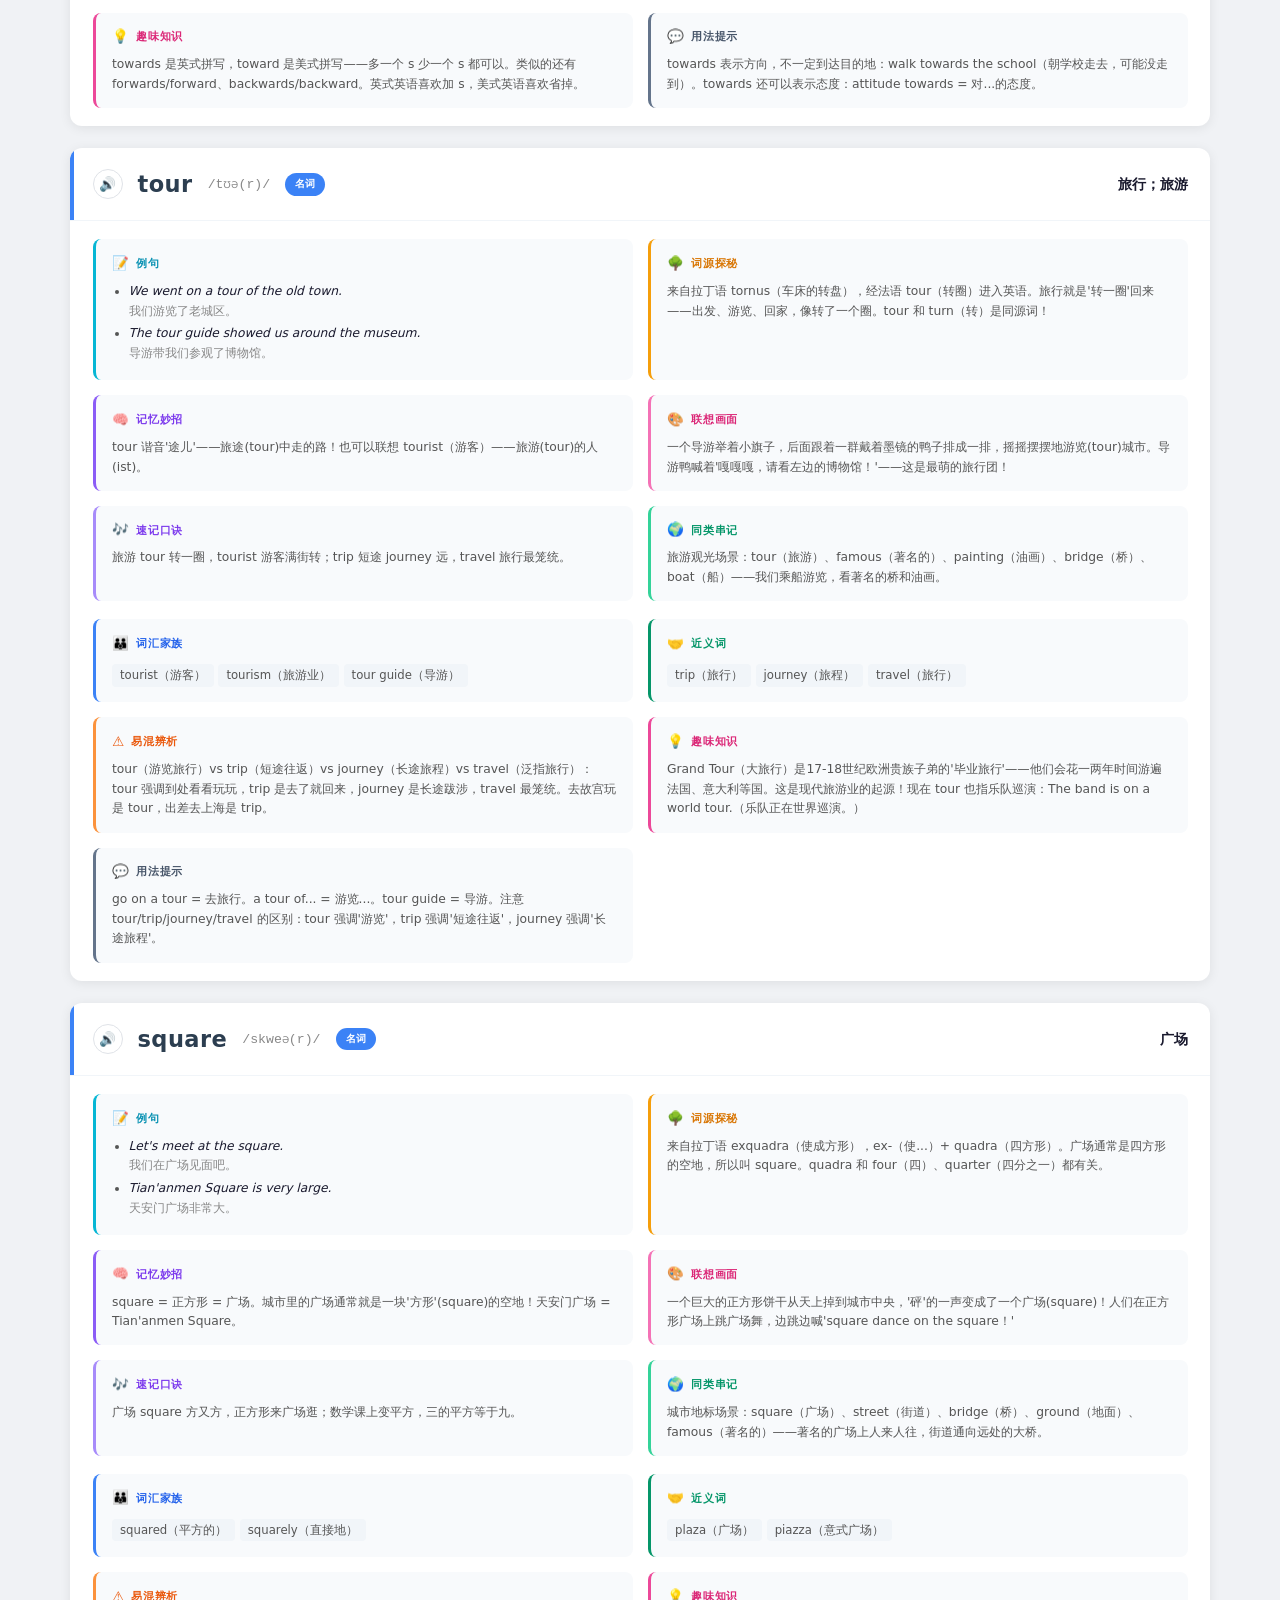
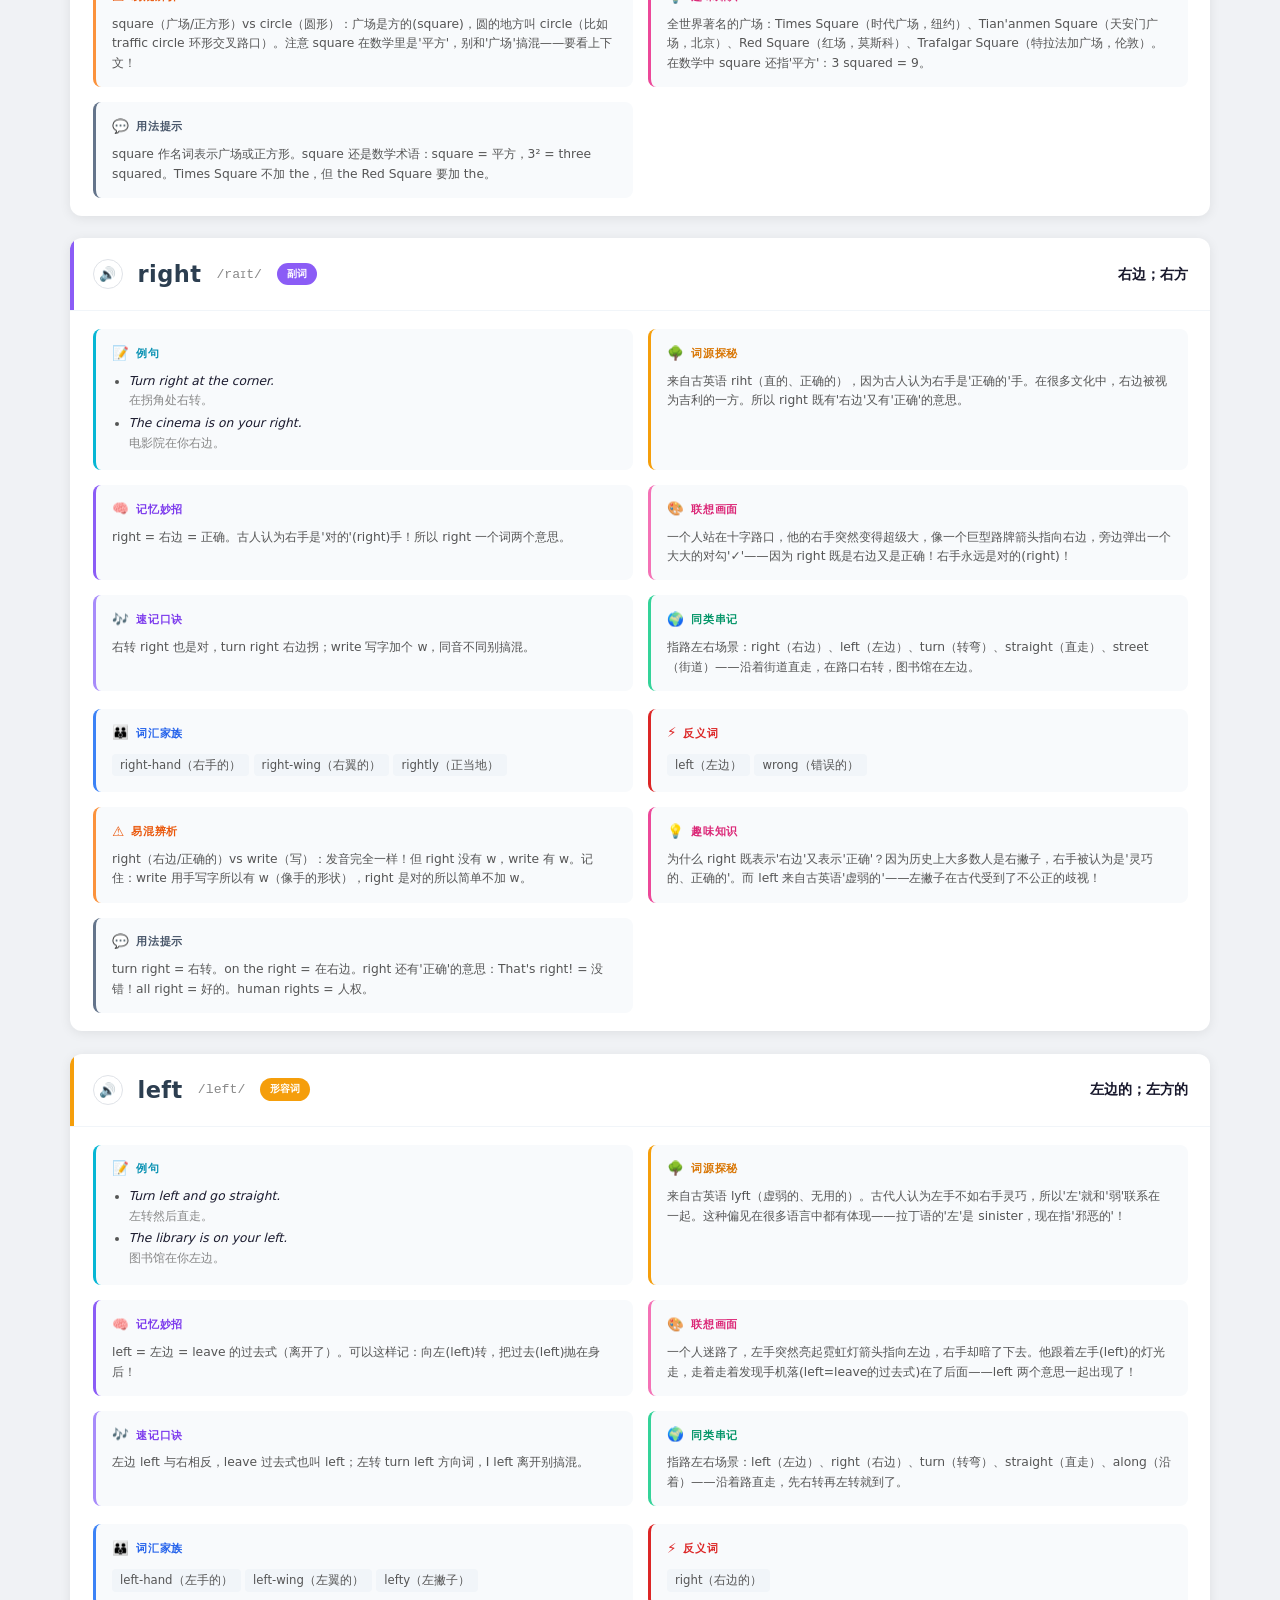
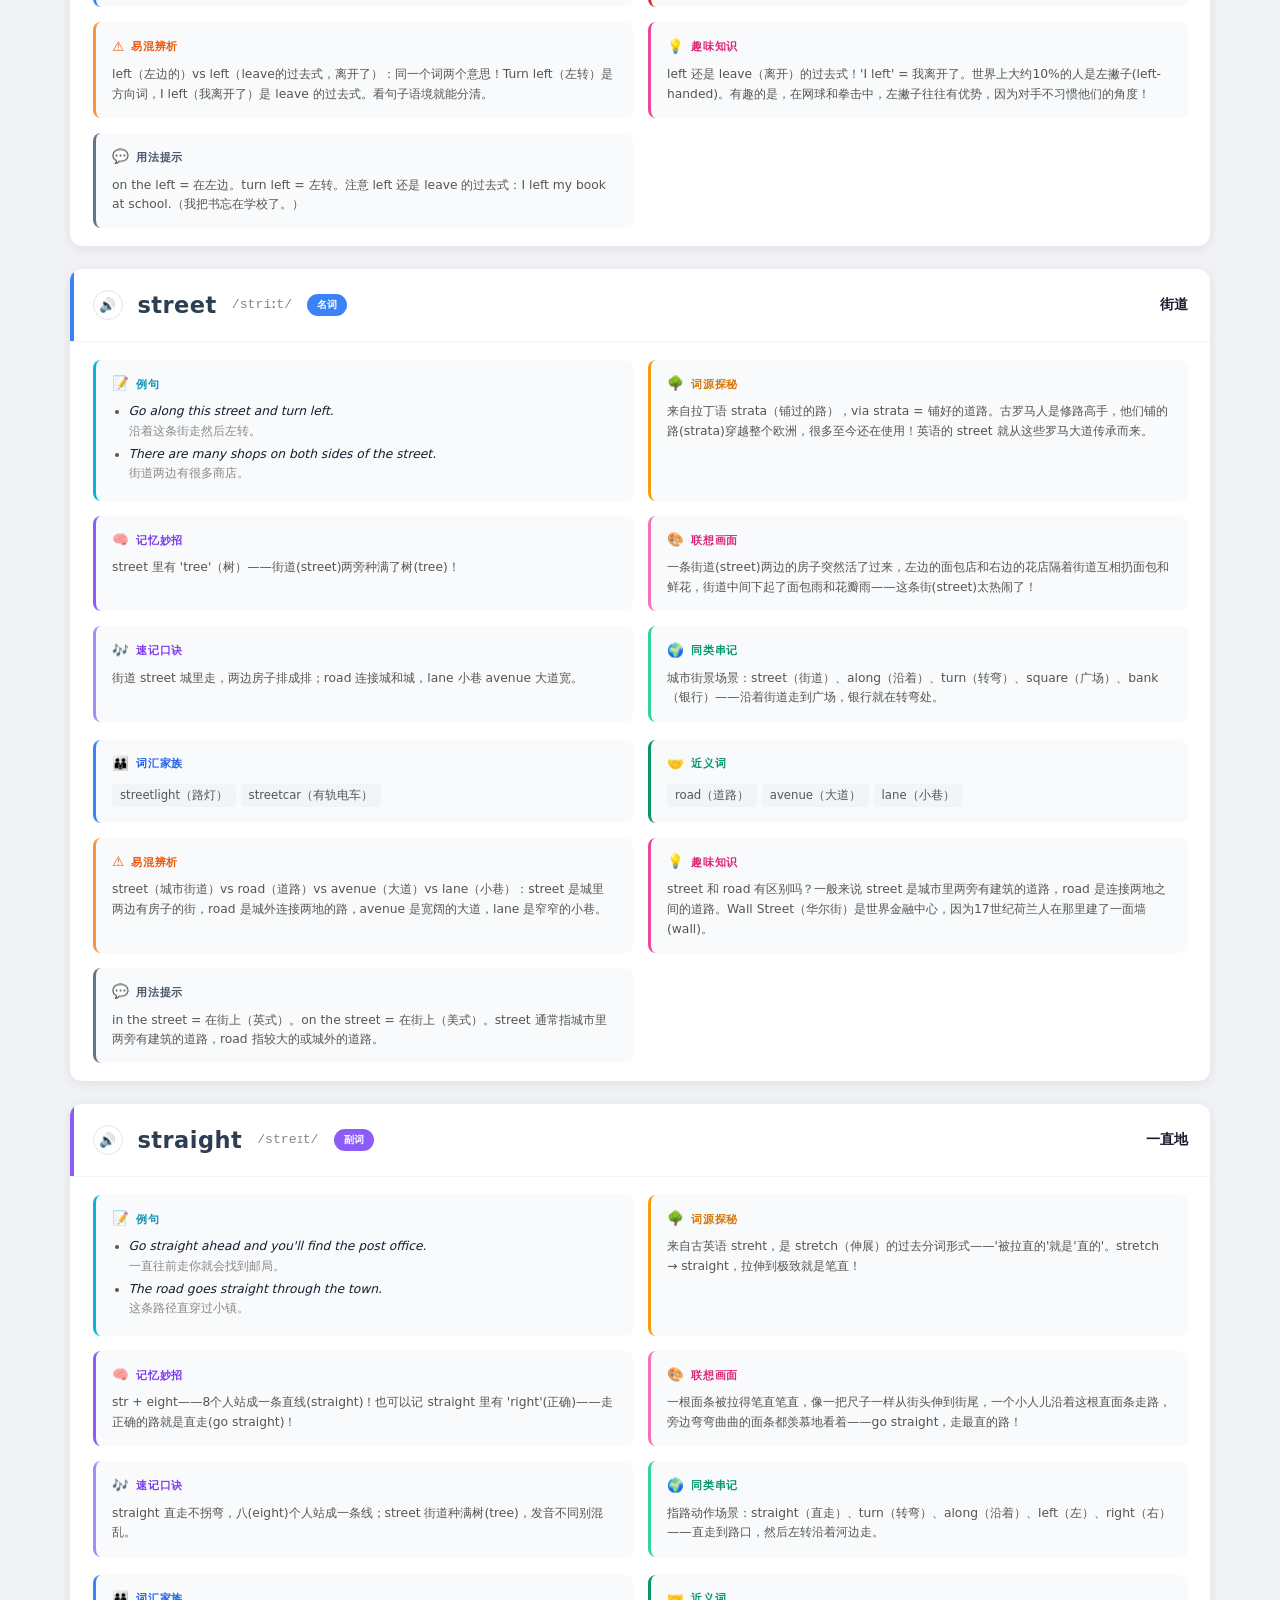
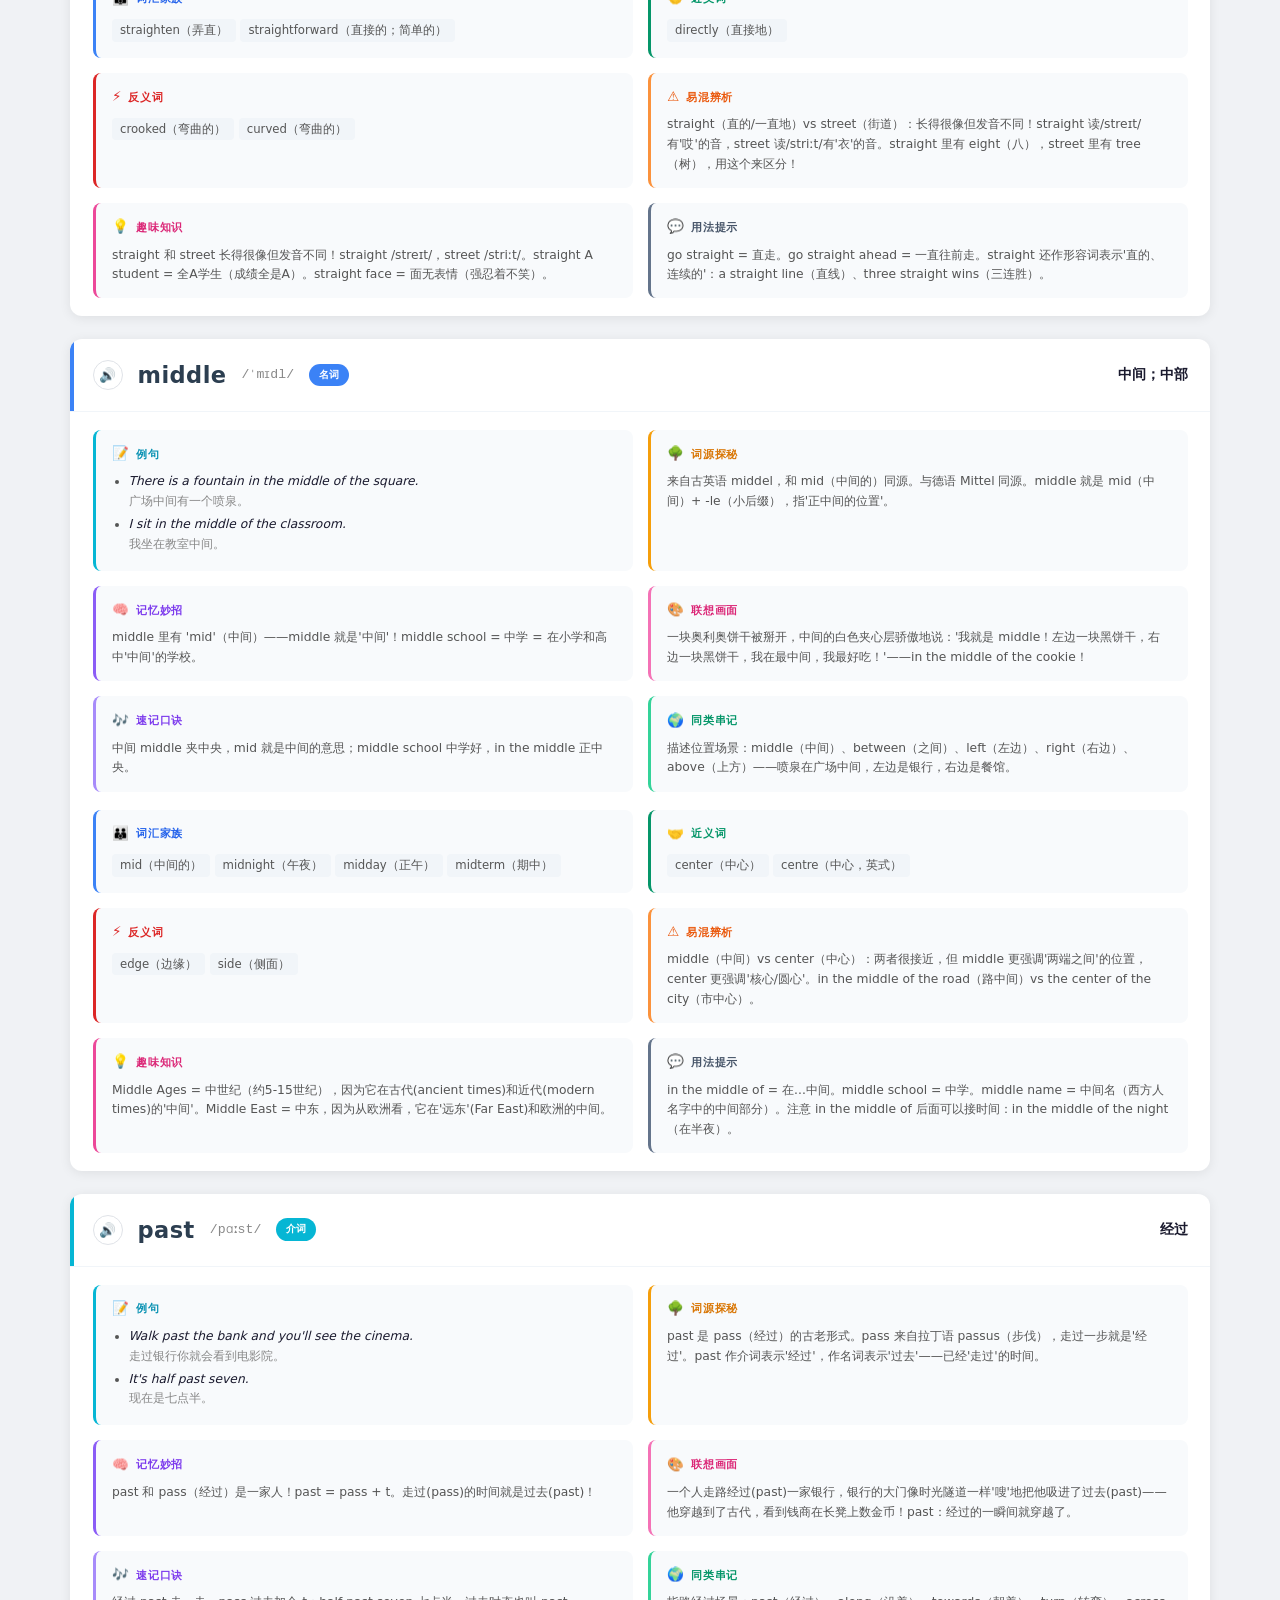
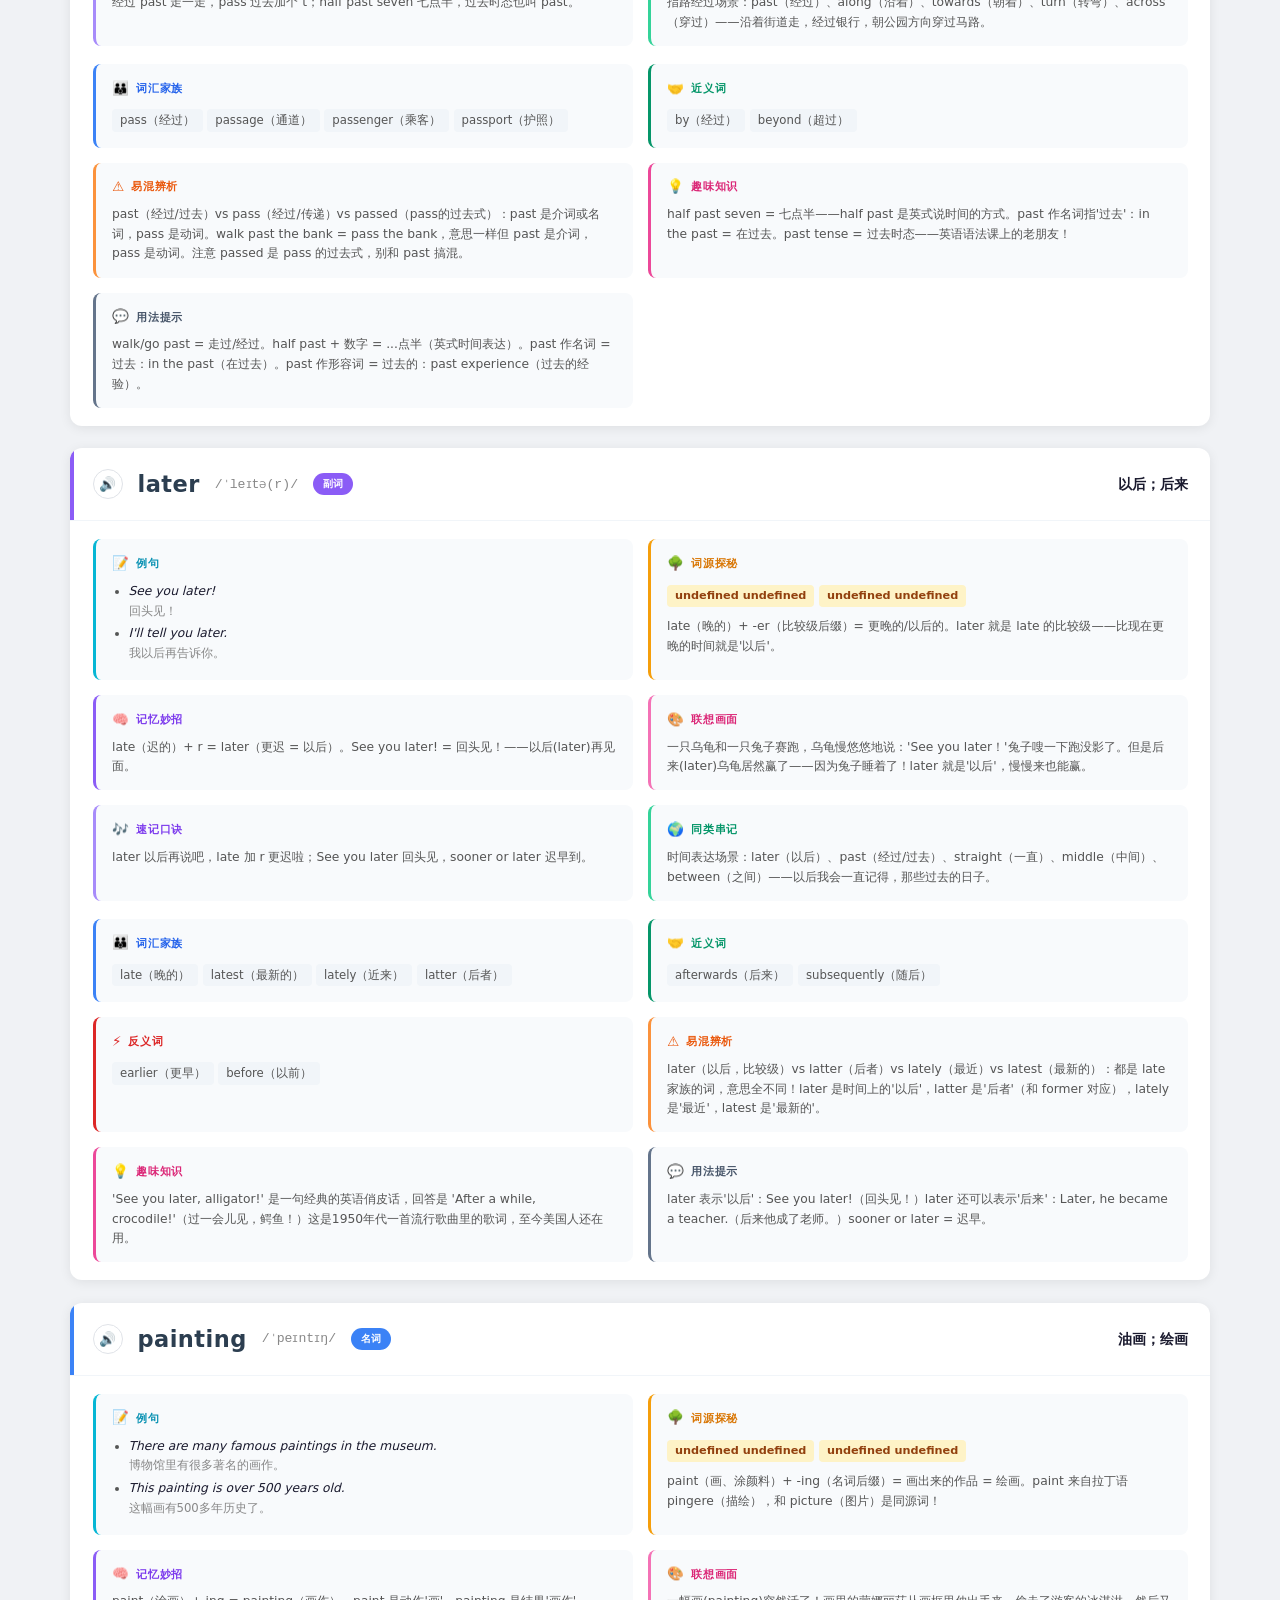
<file: unit6.html>
<!DOCTYPE html>
<html lang="zh-CN">
<head>
<meta charset="UTF-8"><meta name="viewport" content="width=device-width,initial-scale=1">
<meta name="referrer" content="no-referrer">
<title>Module 6 — 词汇分析</title>
<link rel="stylesheet" href="style.css?v=23">
</head>
<body>
<div id="unit-root"><p style="color:#888;padding:2rem">Loading...</p></div>
<script src="vocab-data-u6.js"></script>
<script src="tts.js"></script>
<script src="word-renderer.js"></script>
<script>WordRenderer.renderUnit(UNIT6, document.getElementById('unit-root'));</script>
</body></html>
</file>
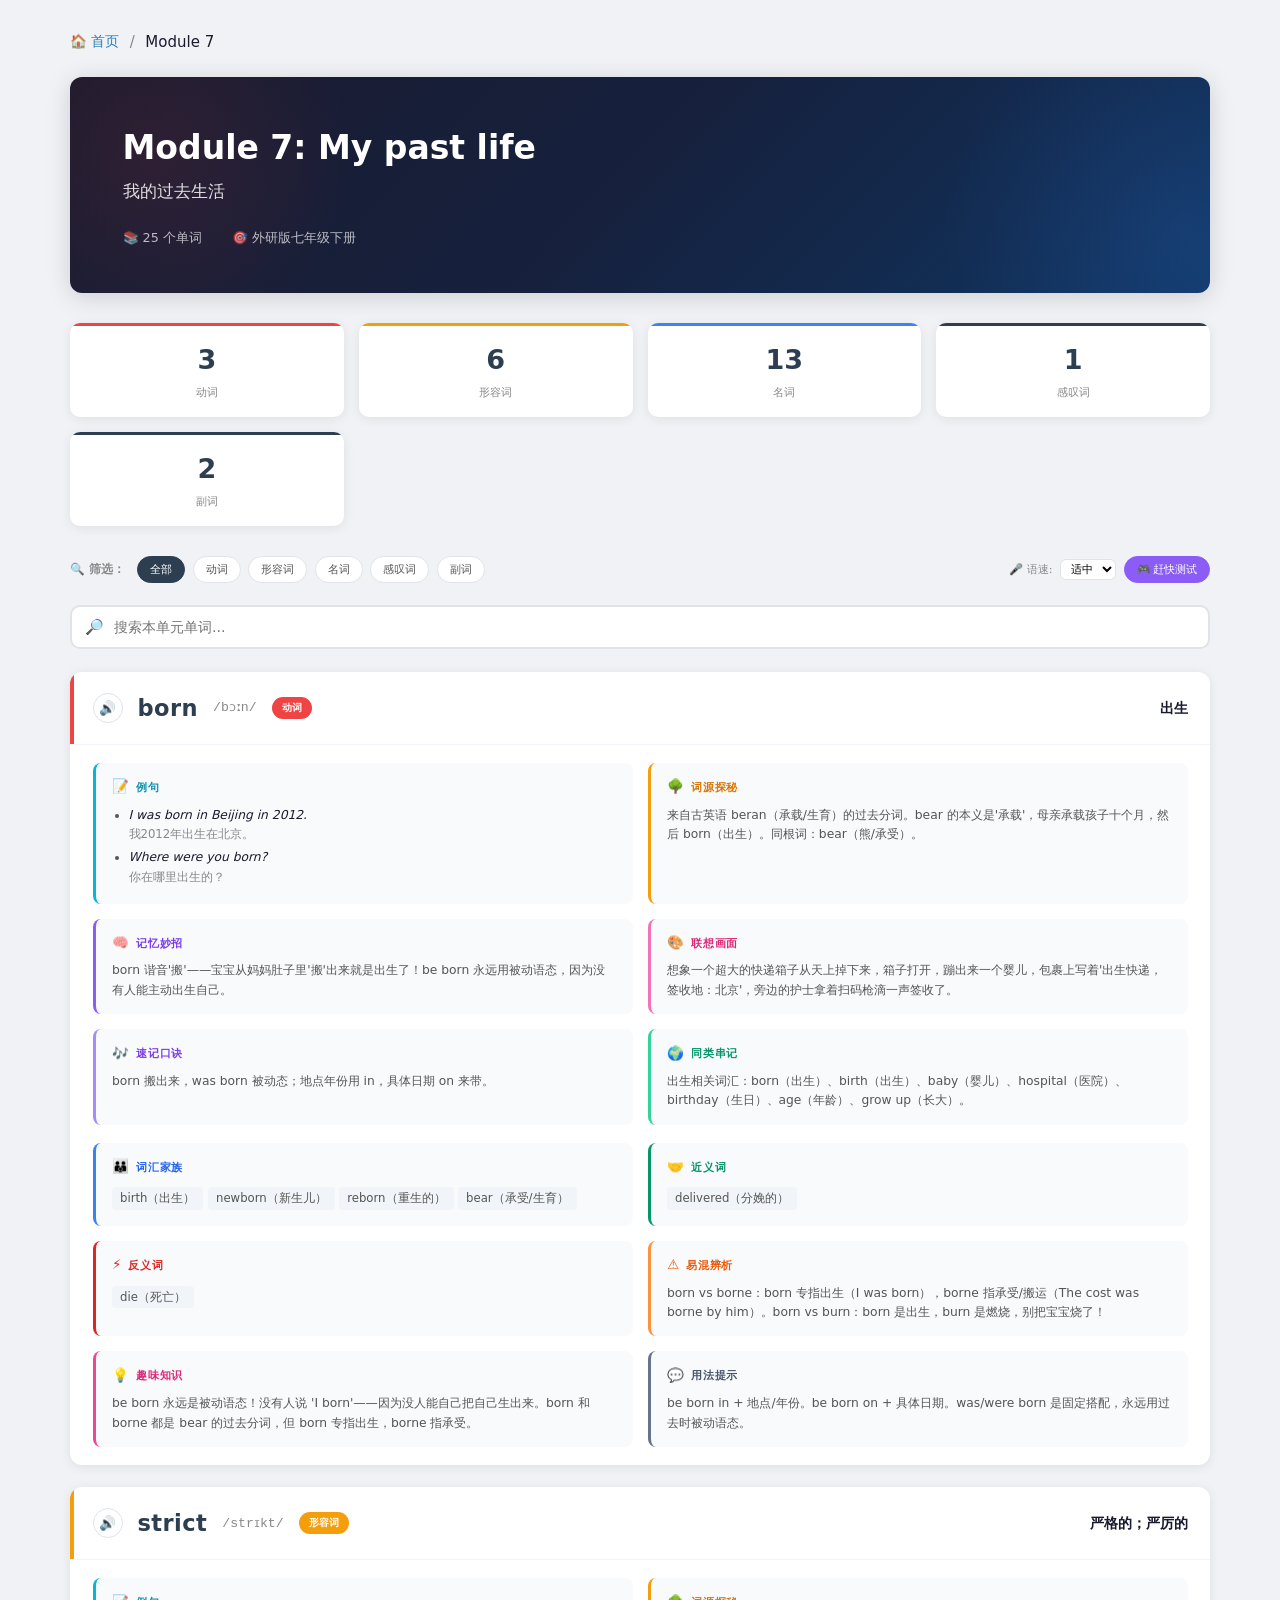
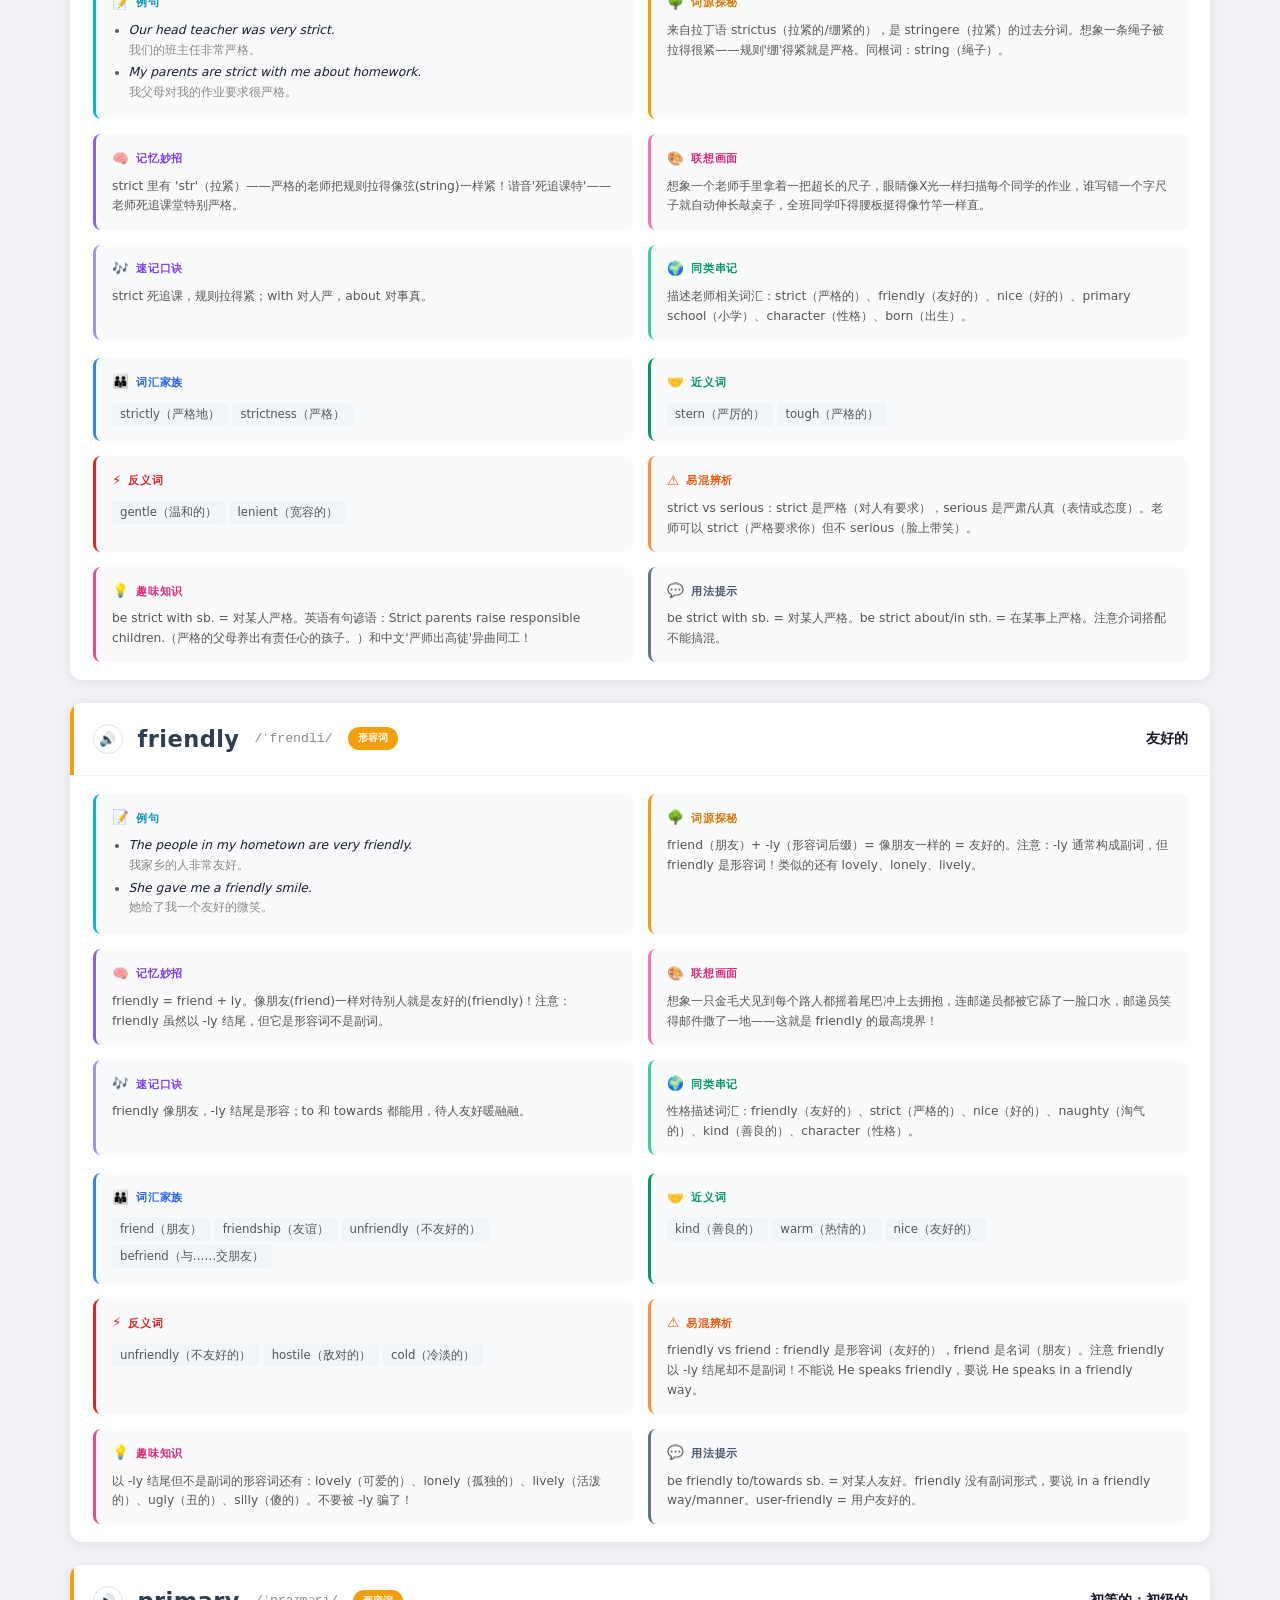
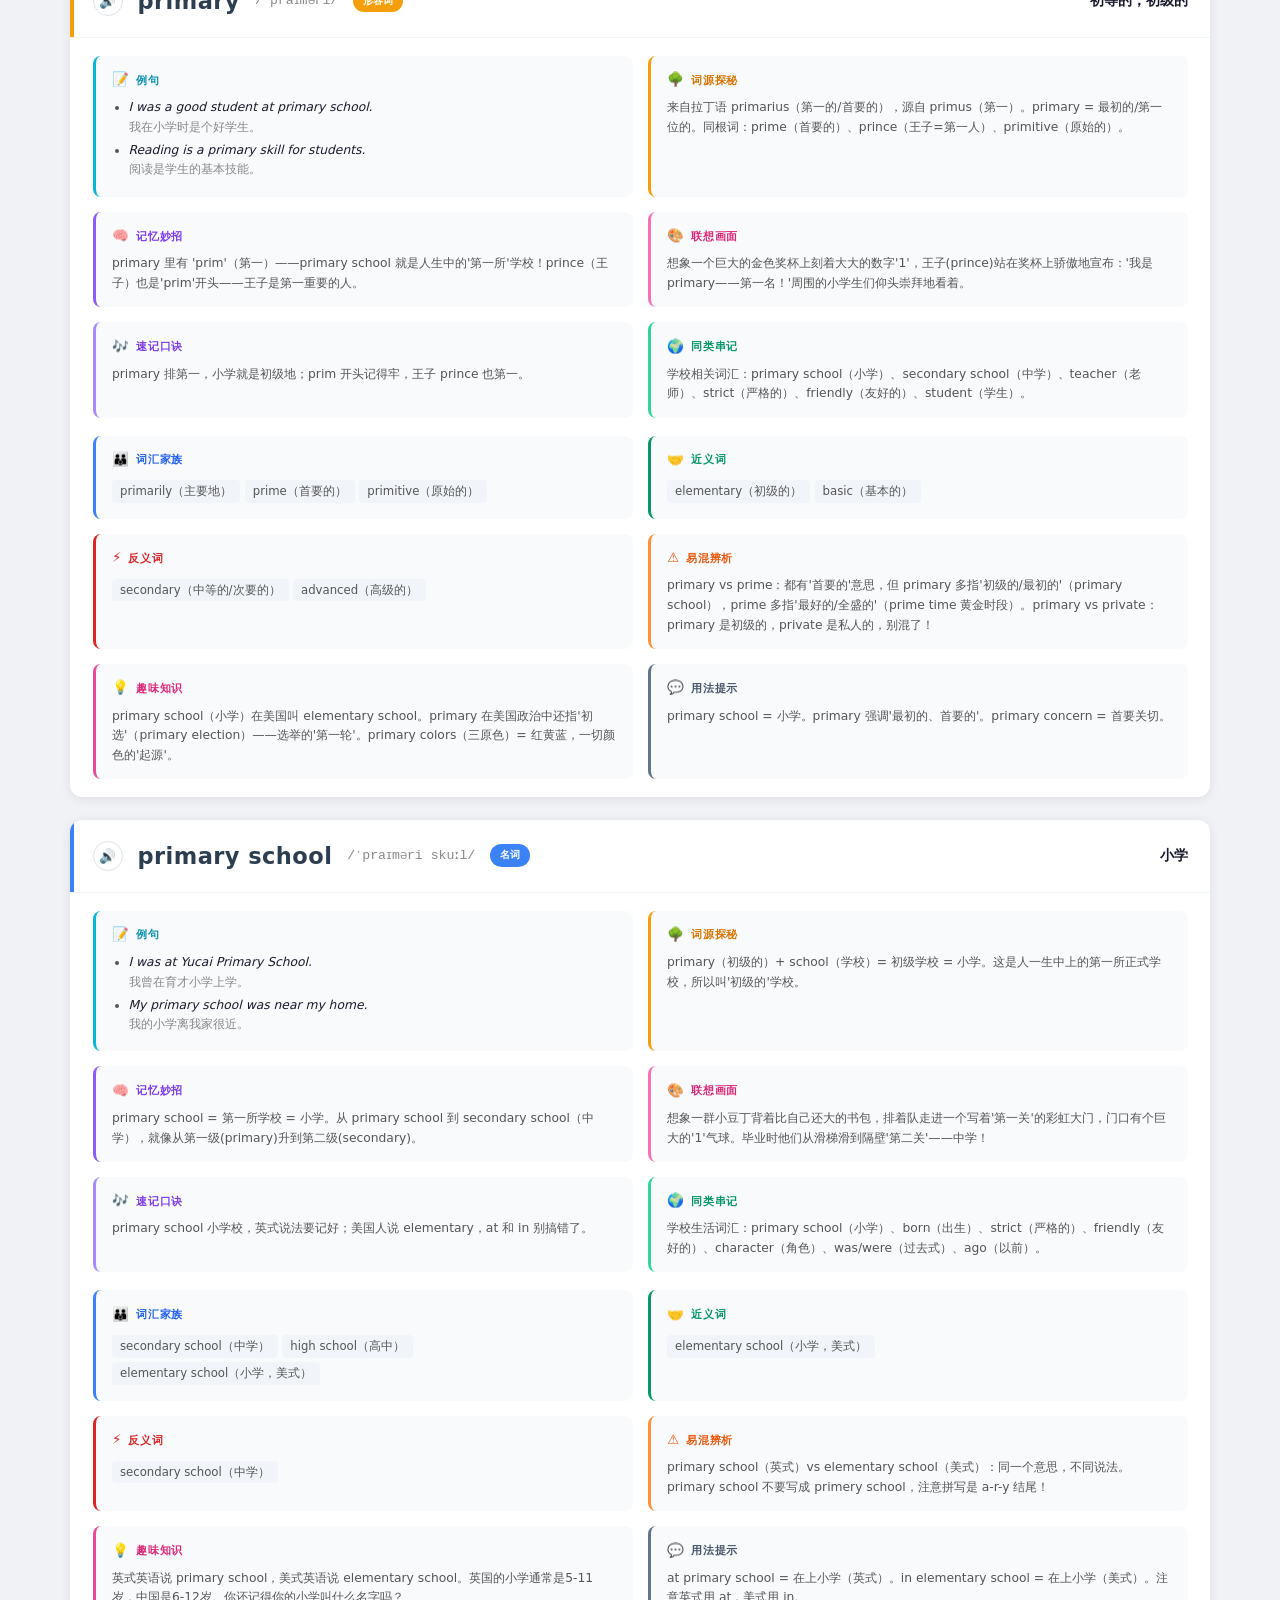
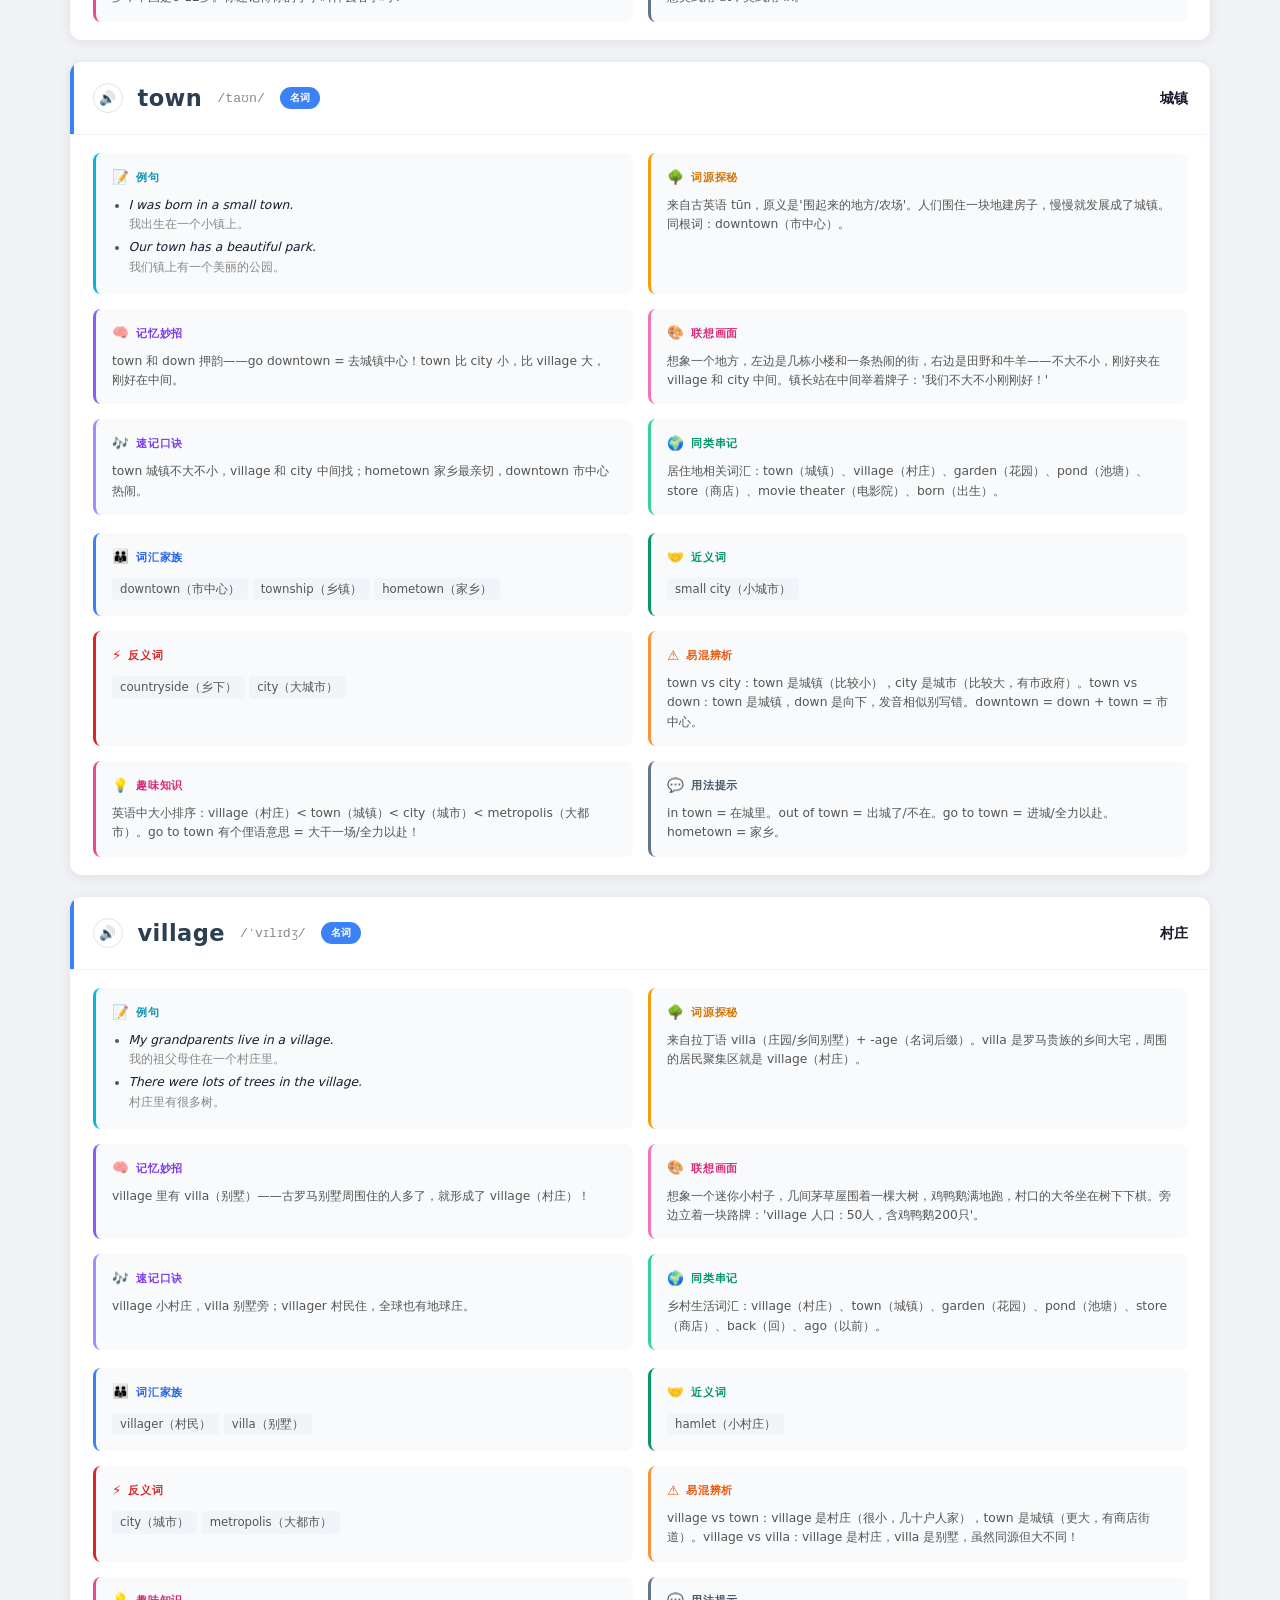
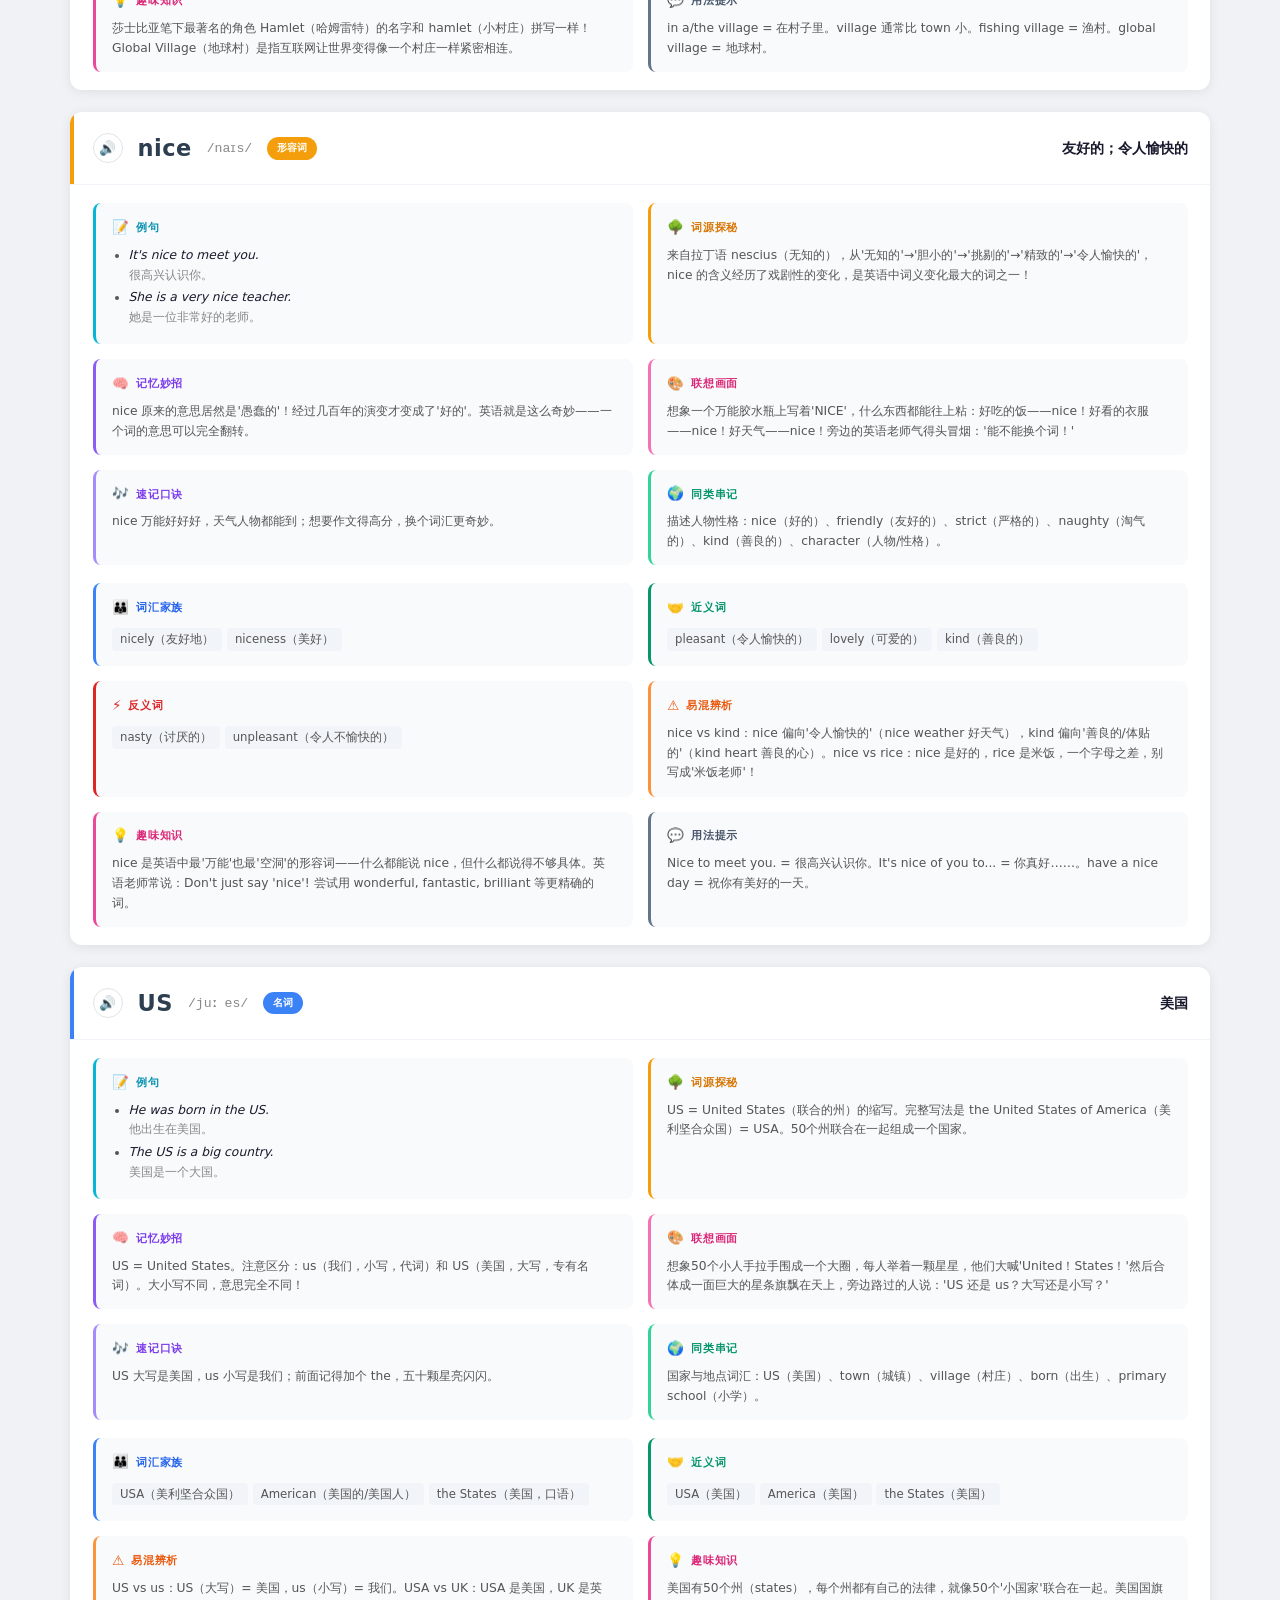
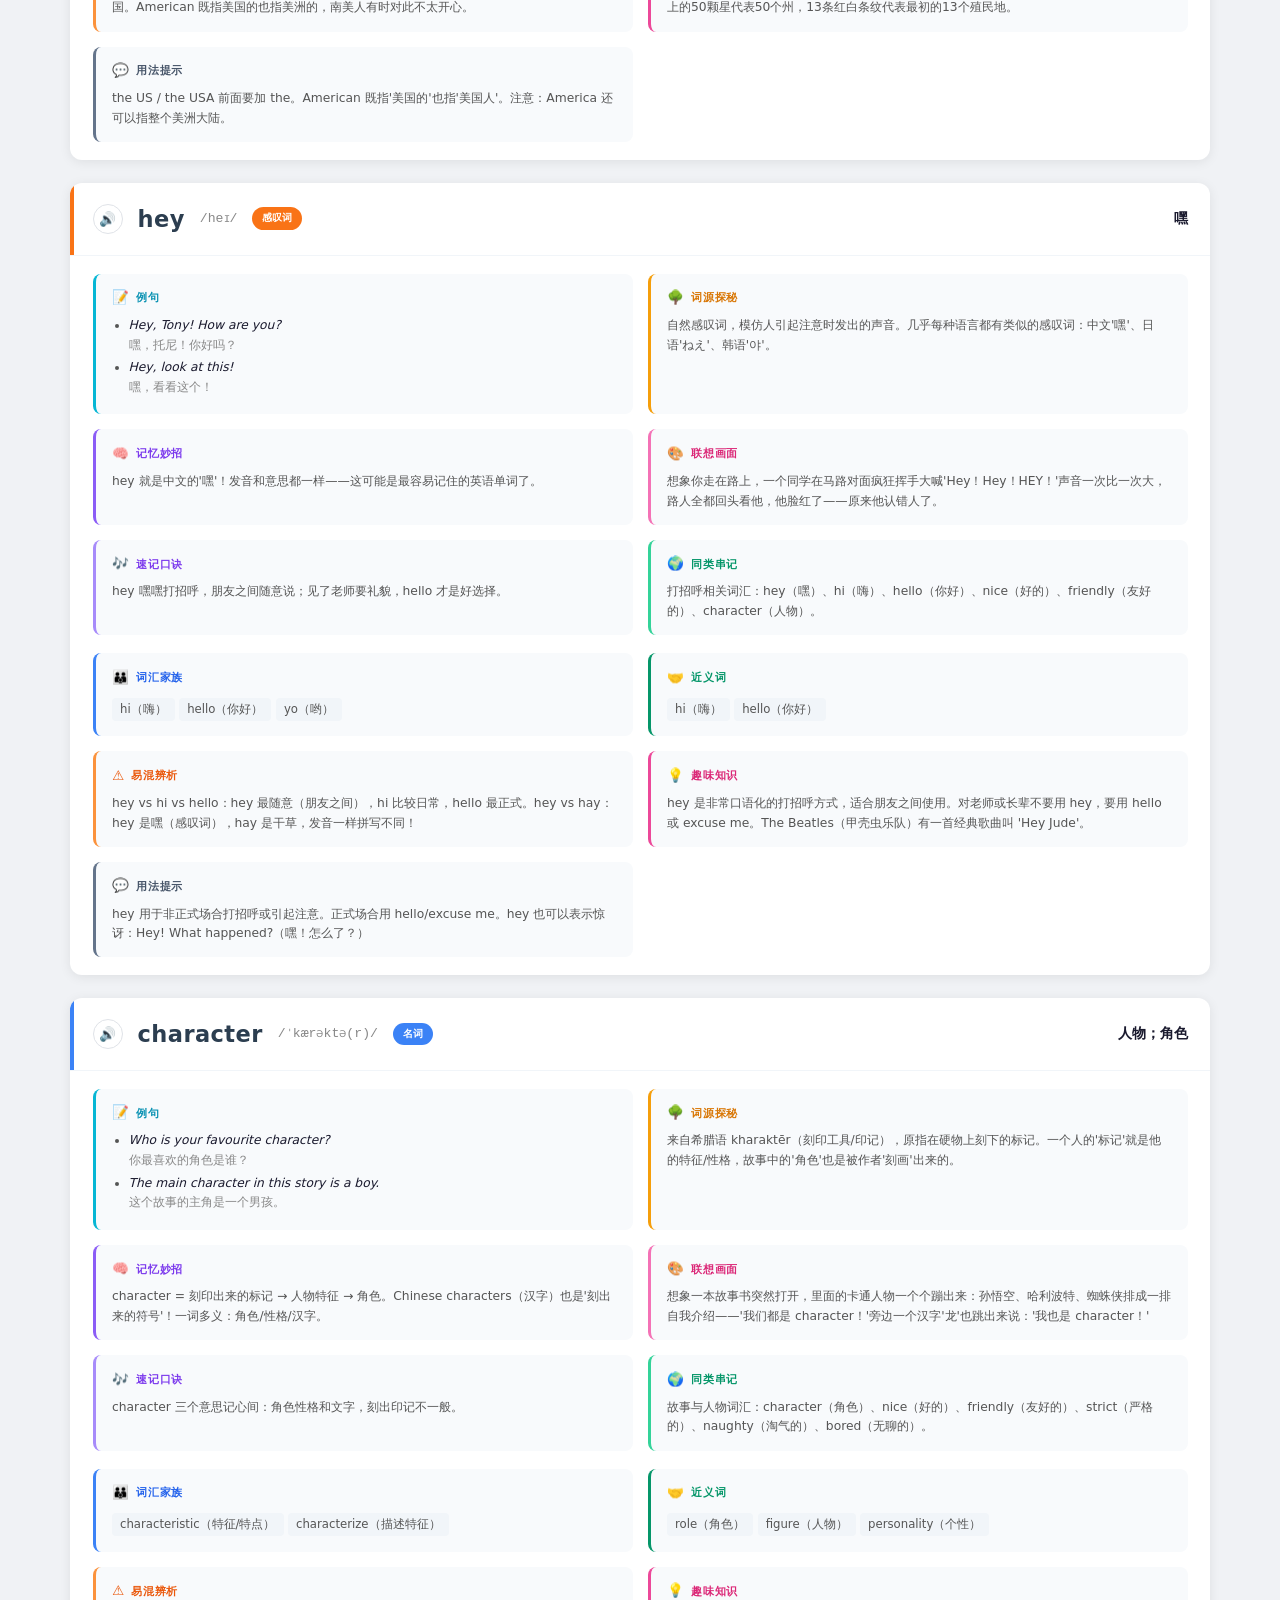
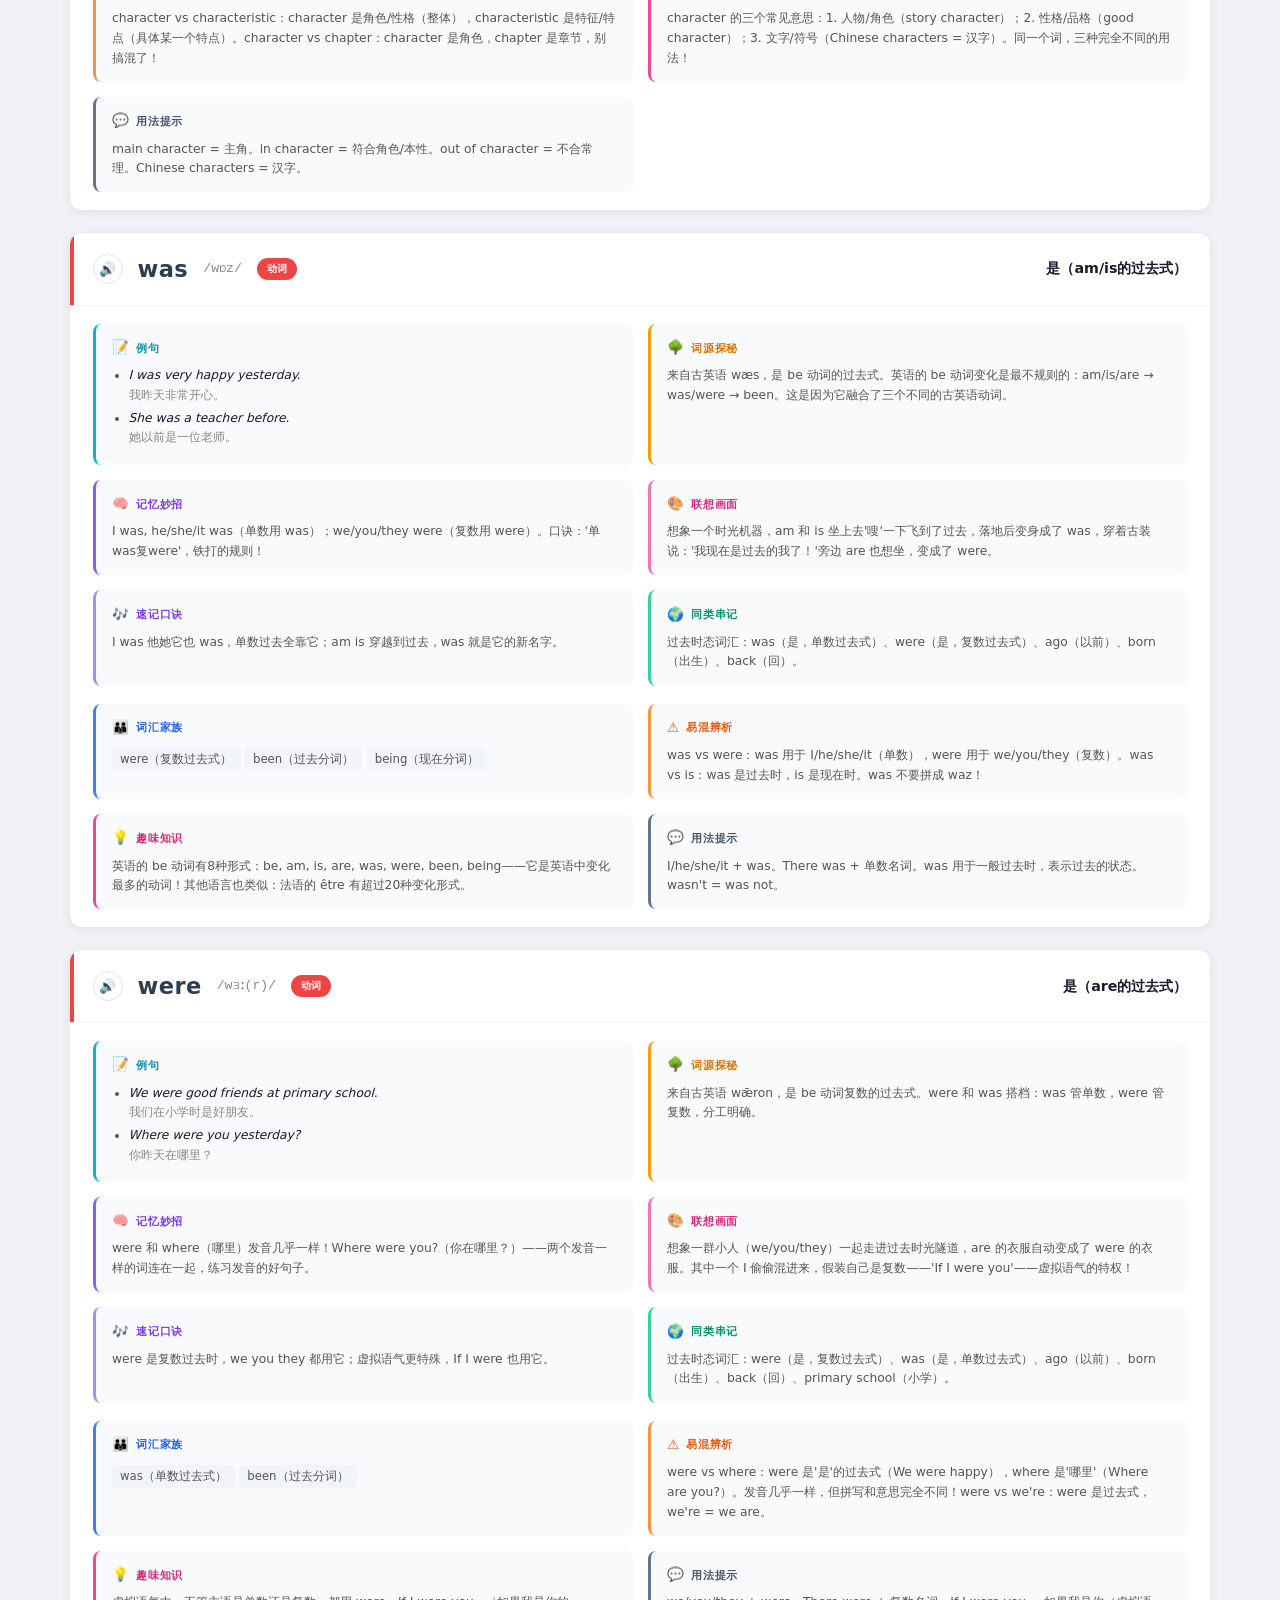
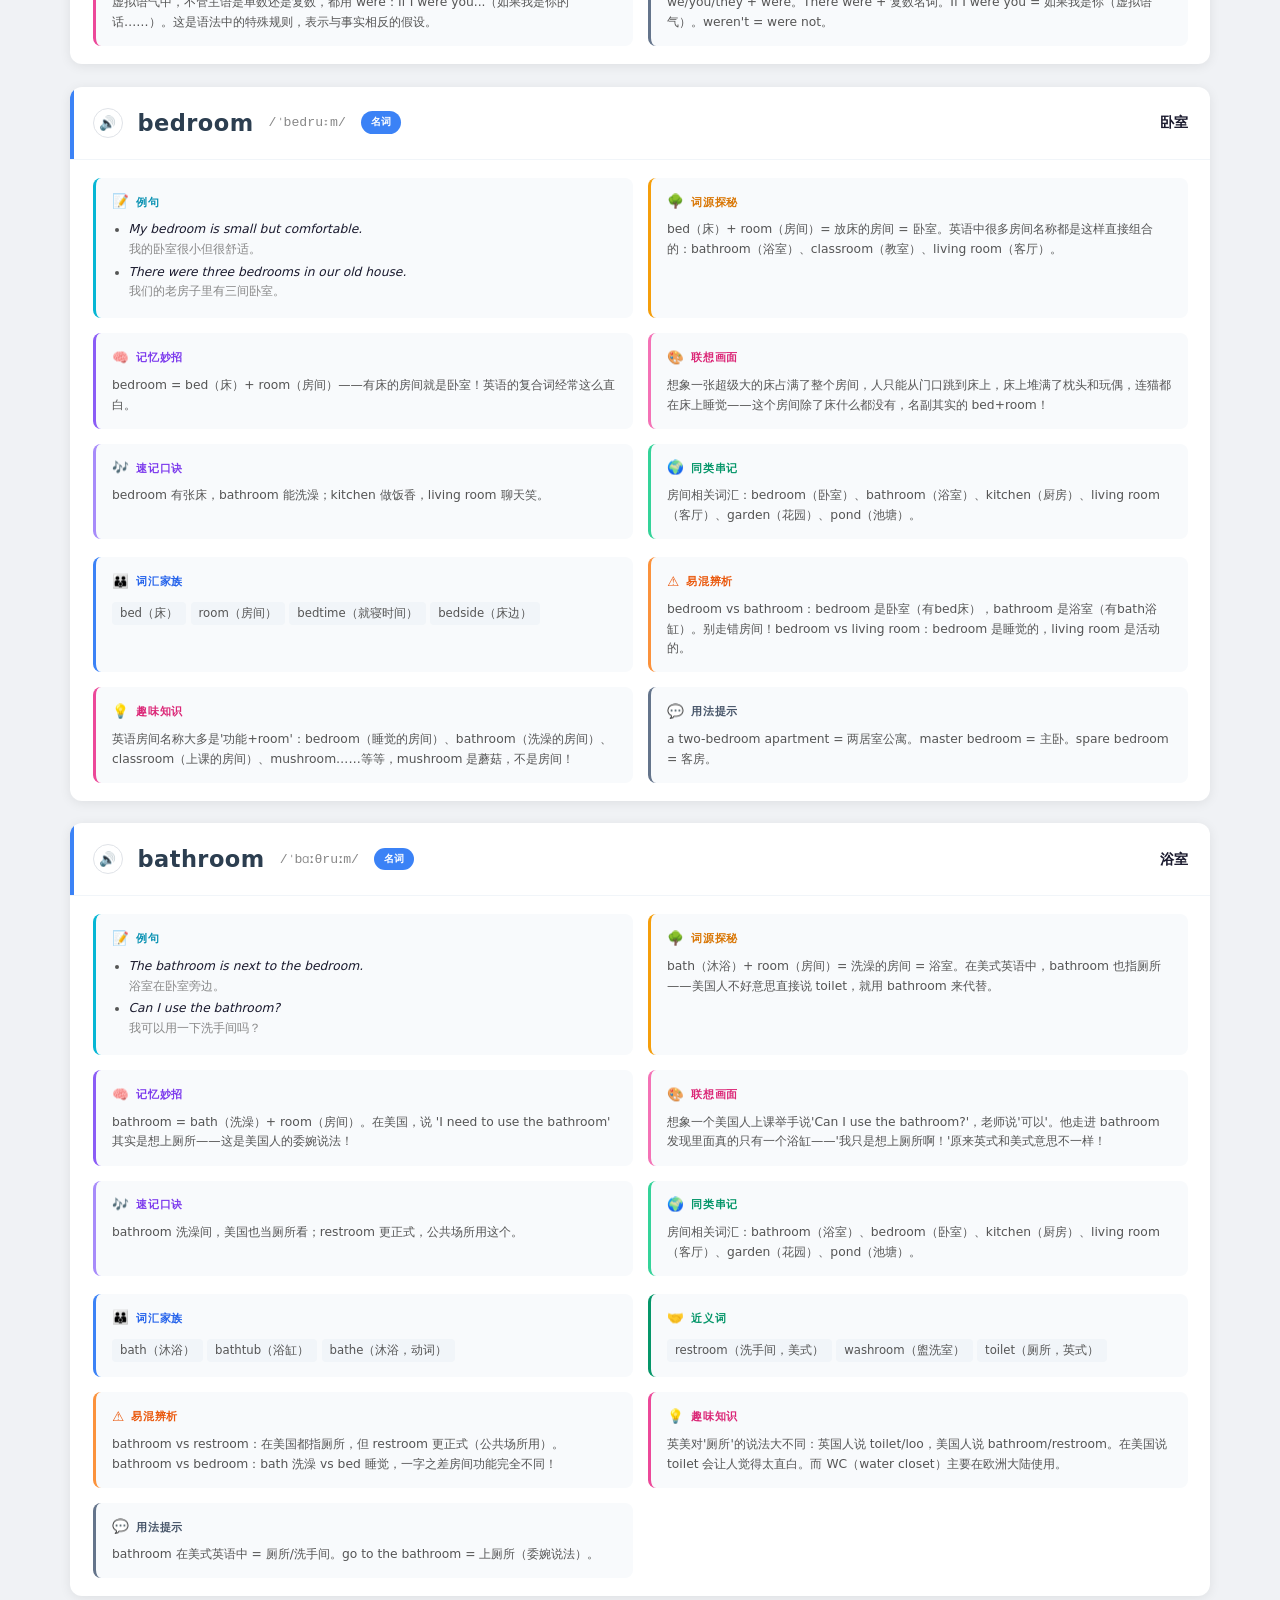
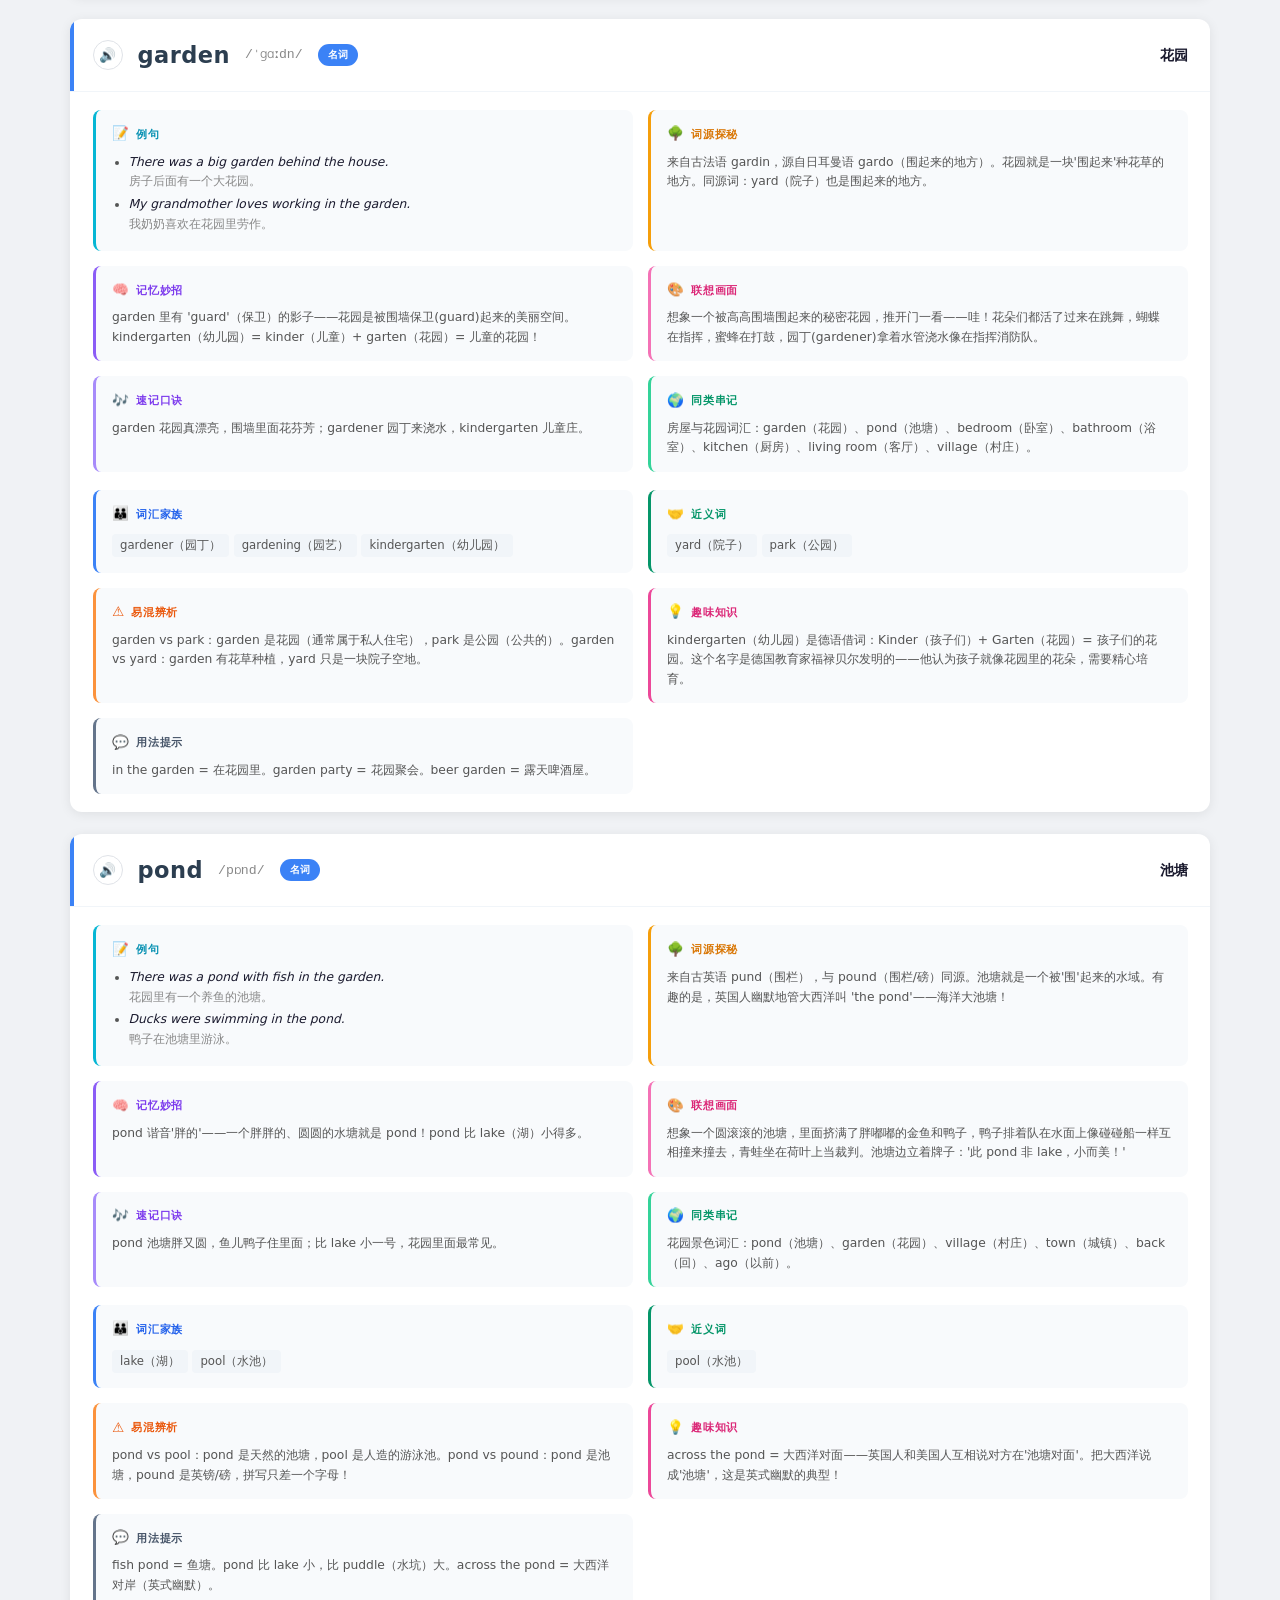
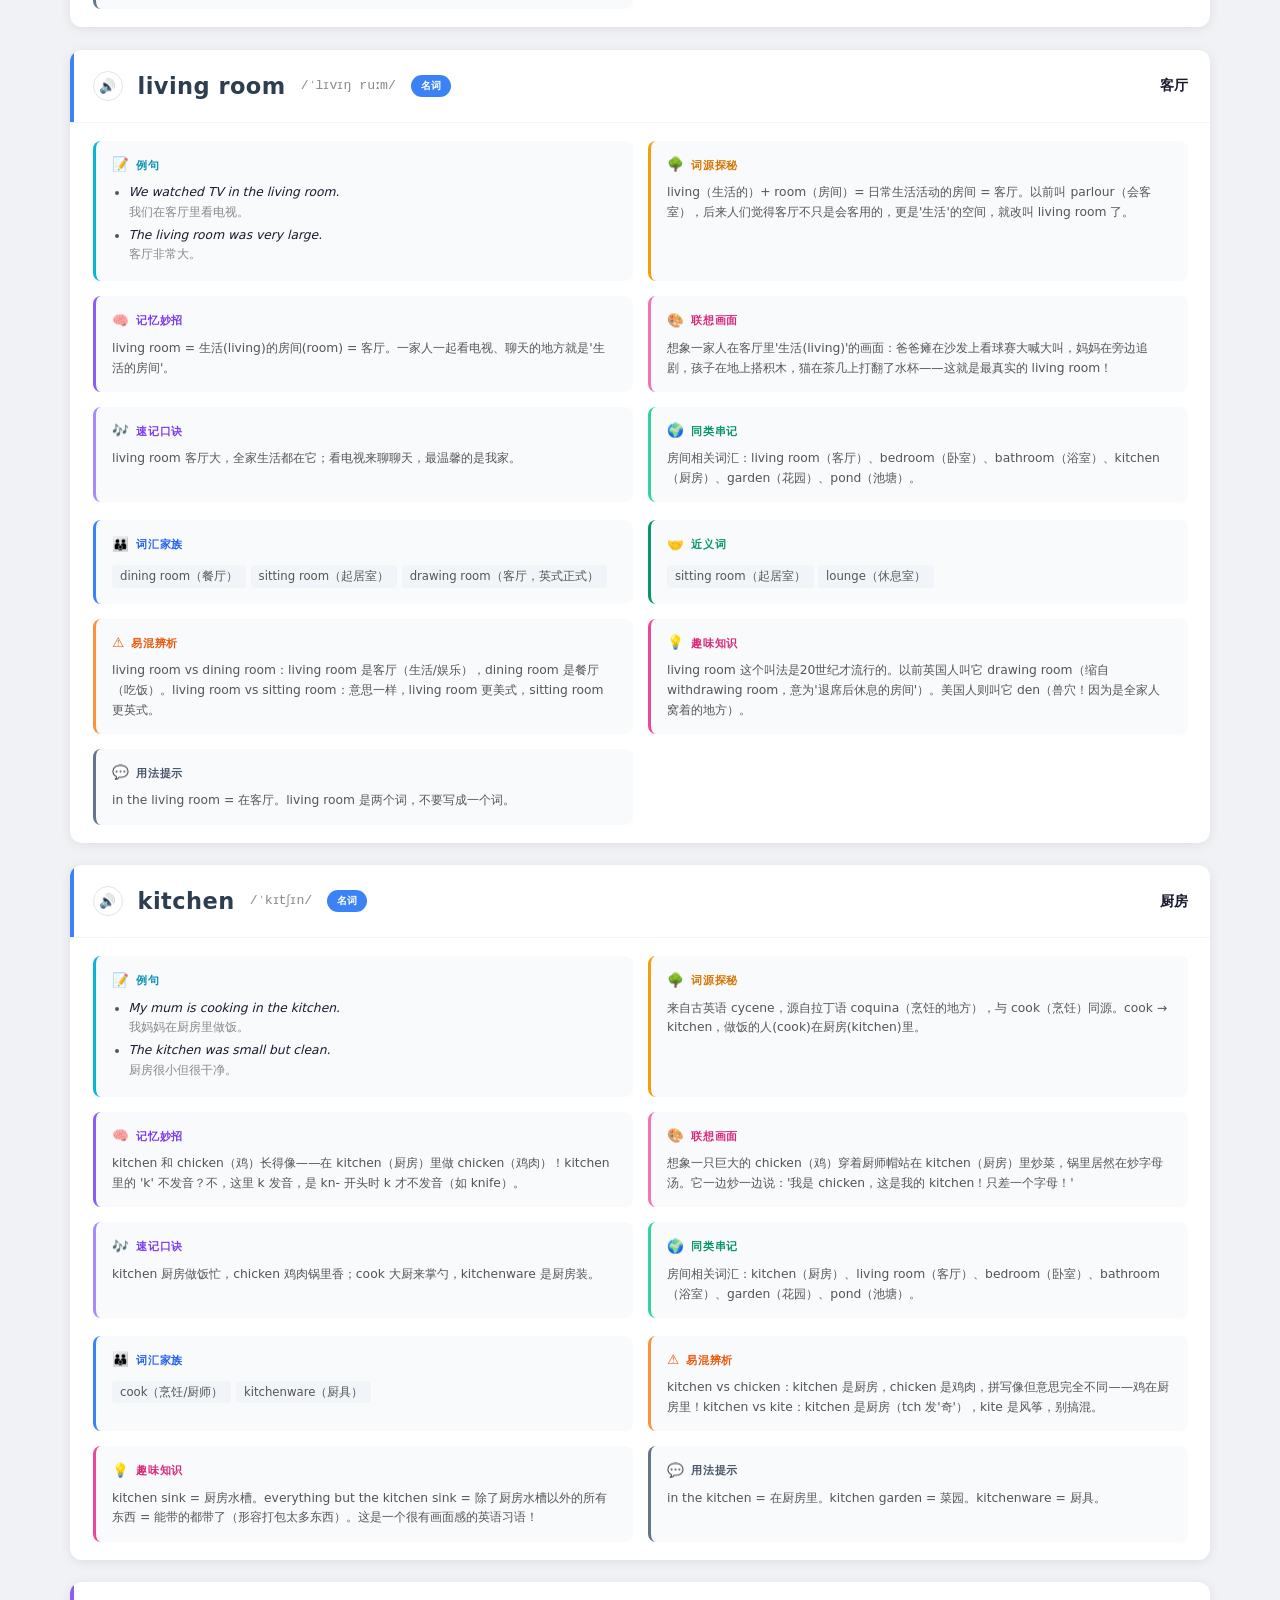
<file: unit7.html>
<!DOCTYPE html>
<html lang="zh-CN">
<head>
<meta charset="UTF-8"><meta name="viewport" content="width=device-width,initial-scale=1">
<meta name="referrer" content="no-referrer">
<title>Module 7 — 词汇分析</title>
<link rel="stylesheet" href="style.css?v=23">
</head>
<body>
<div id="unit-root"><p style="color:#888;padding:2rem">Loading...</p></div>
<script src="vocab-data-u7.js"></script>
<script src="tts.js"></script>
<script src="word-renderer.js"></script>
<script>WordRenderer.renderUnit(UNIT7, document.getElementById('unit-root'));</script>
</body></html>
</file>
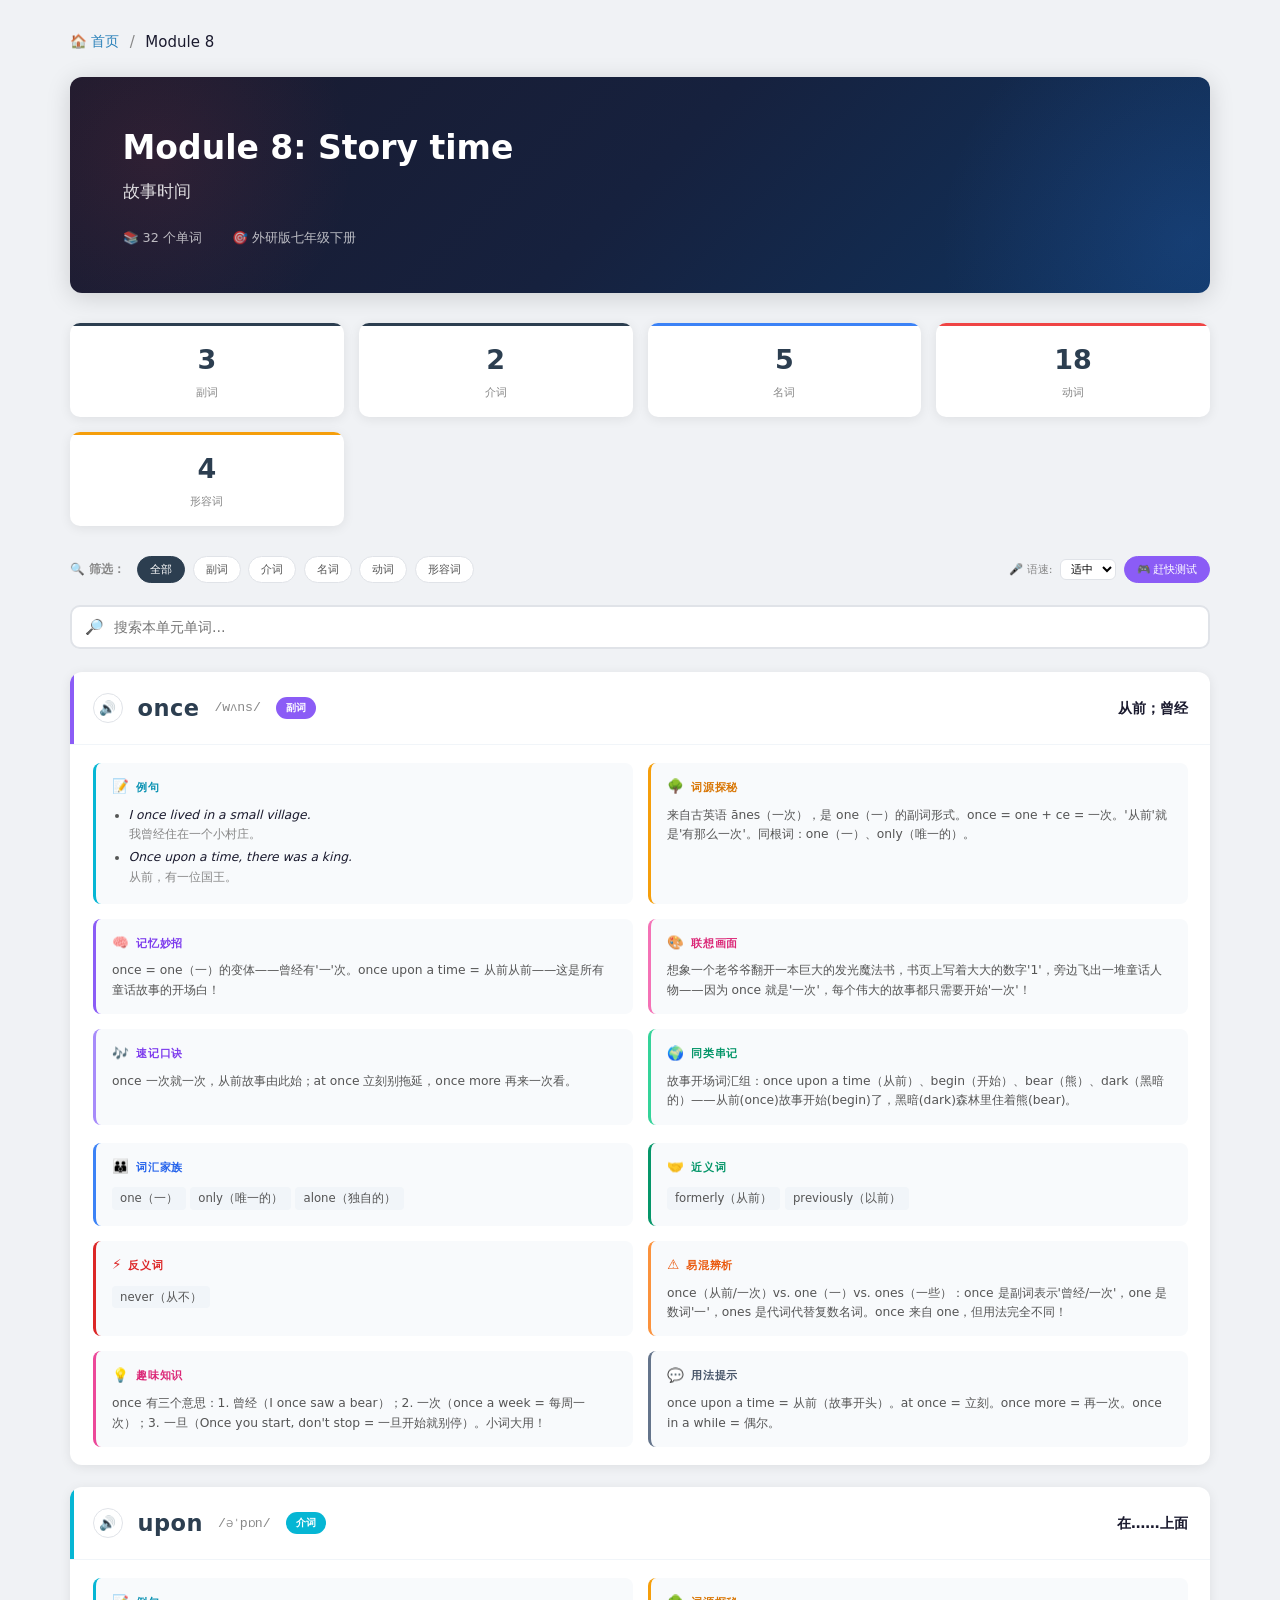
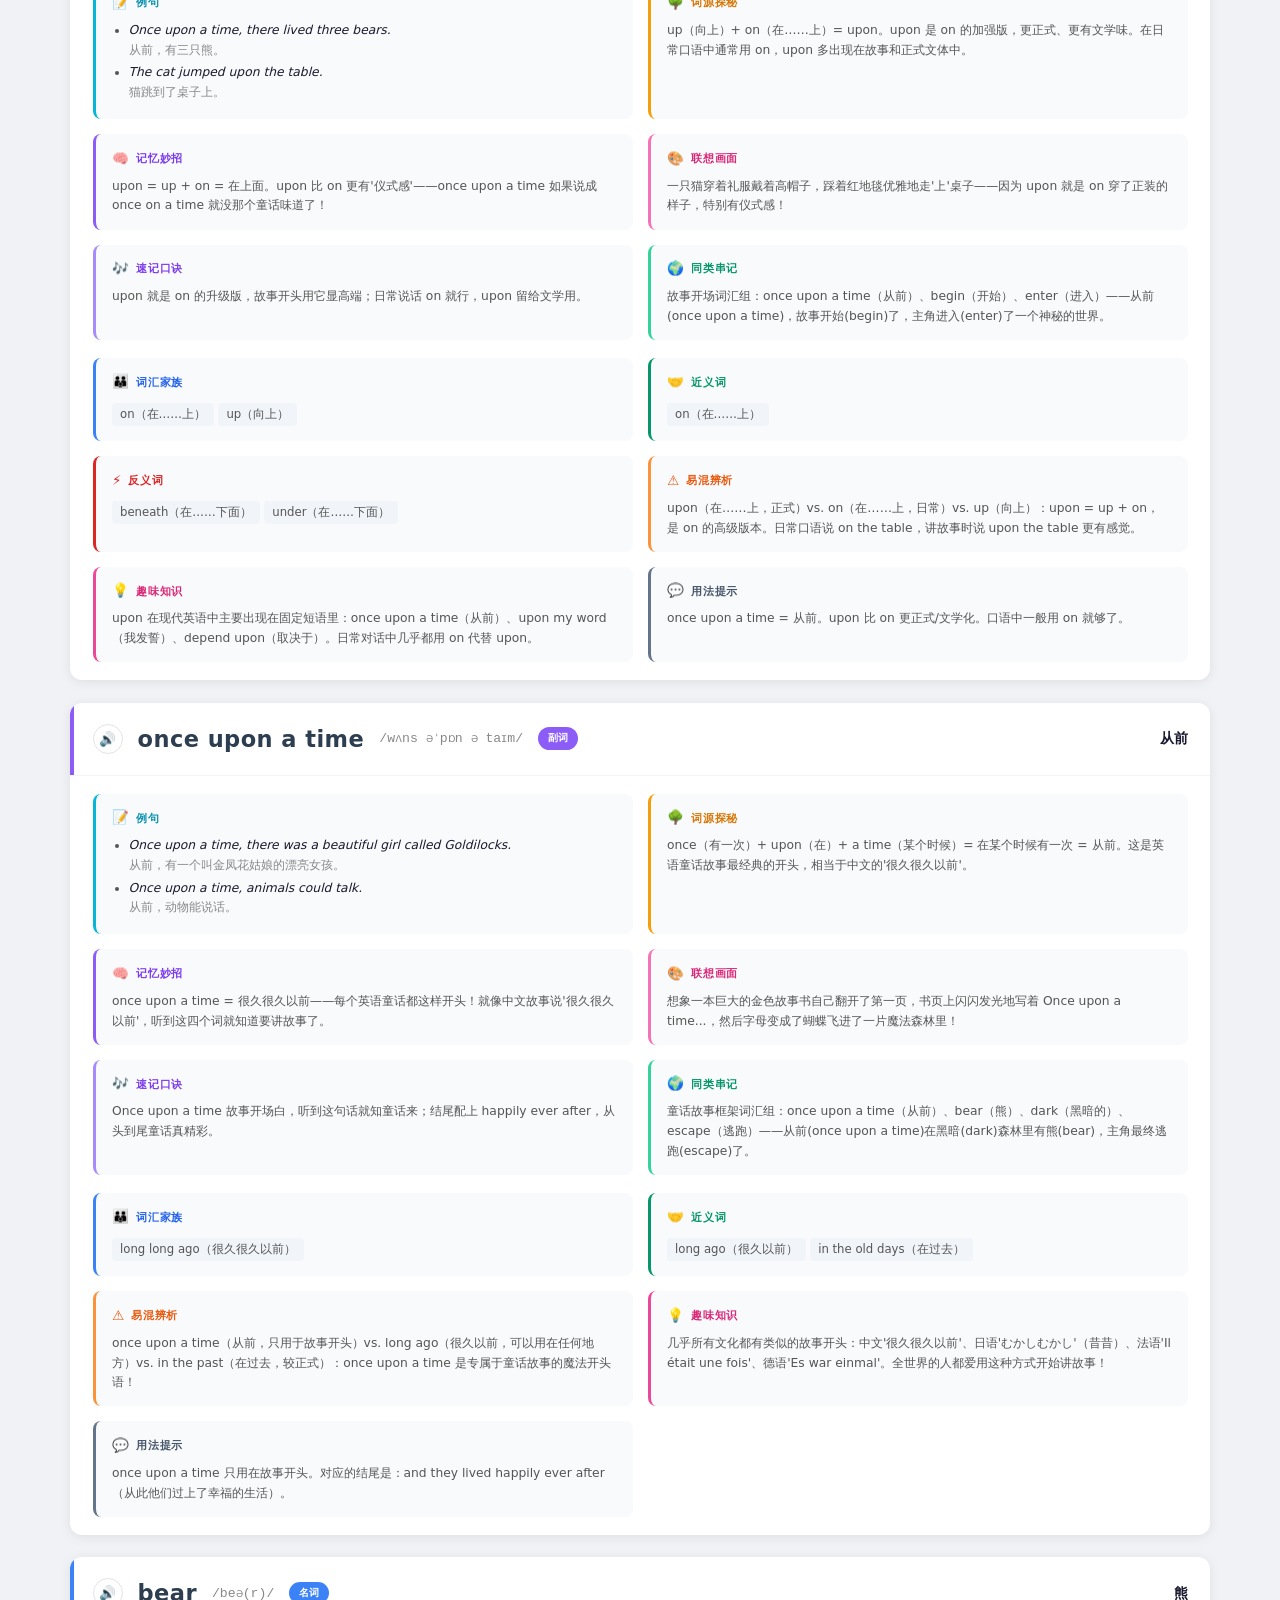
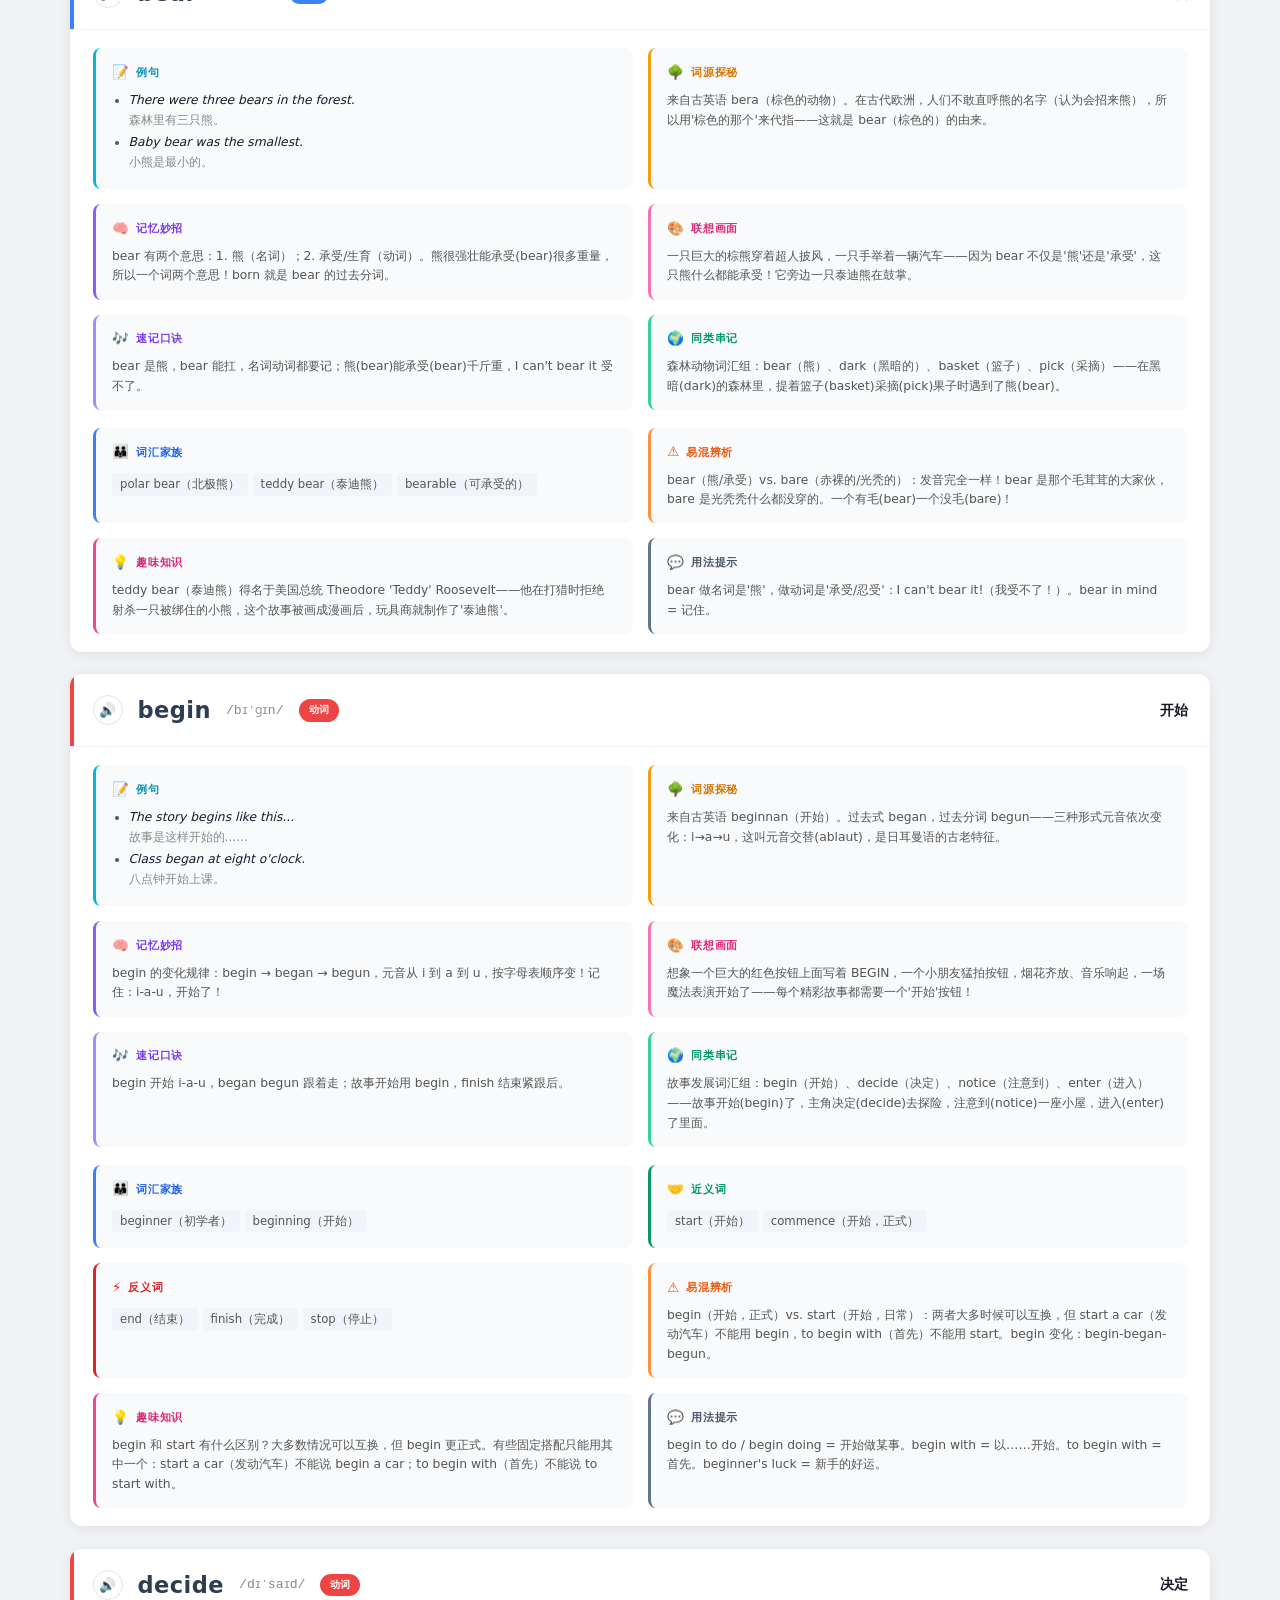
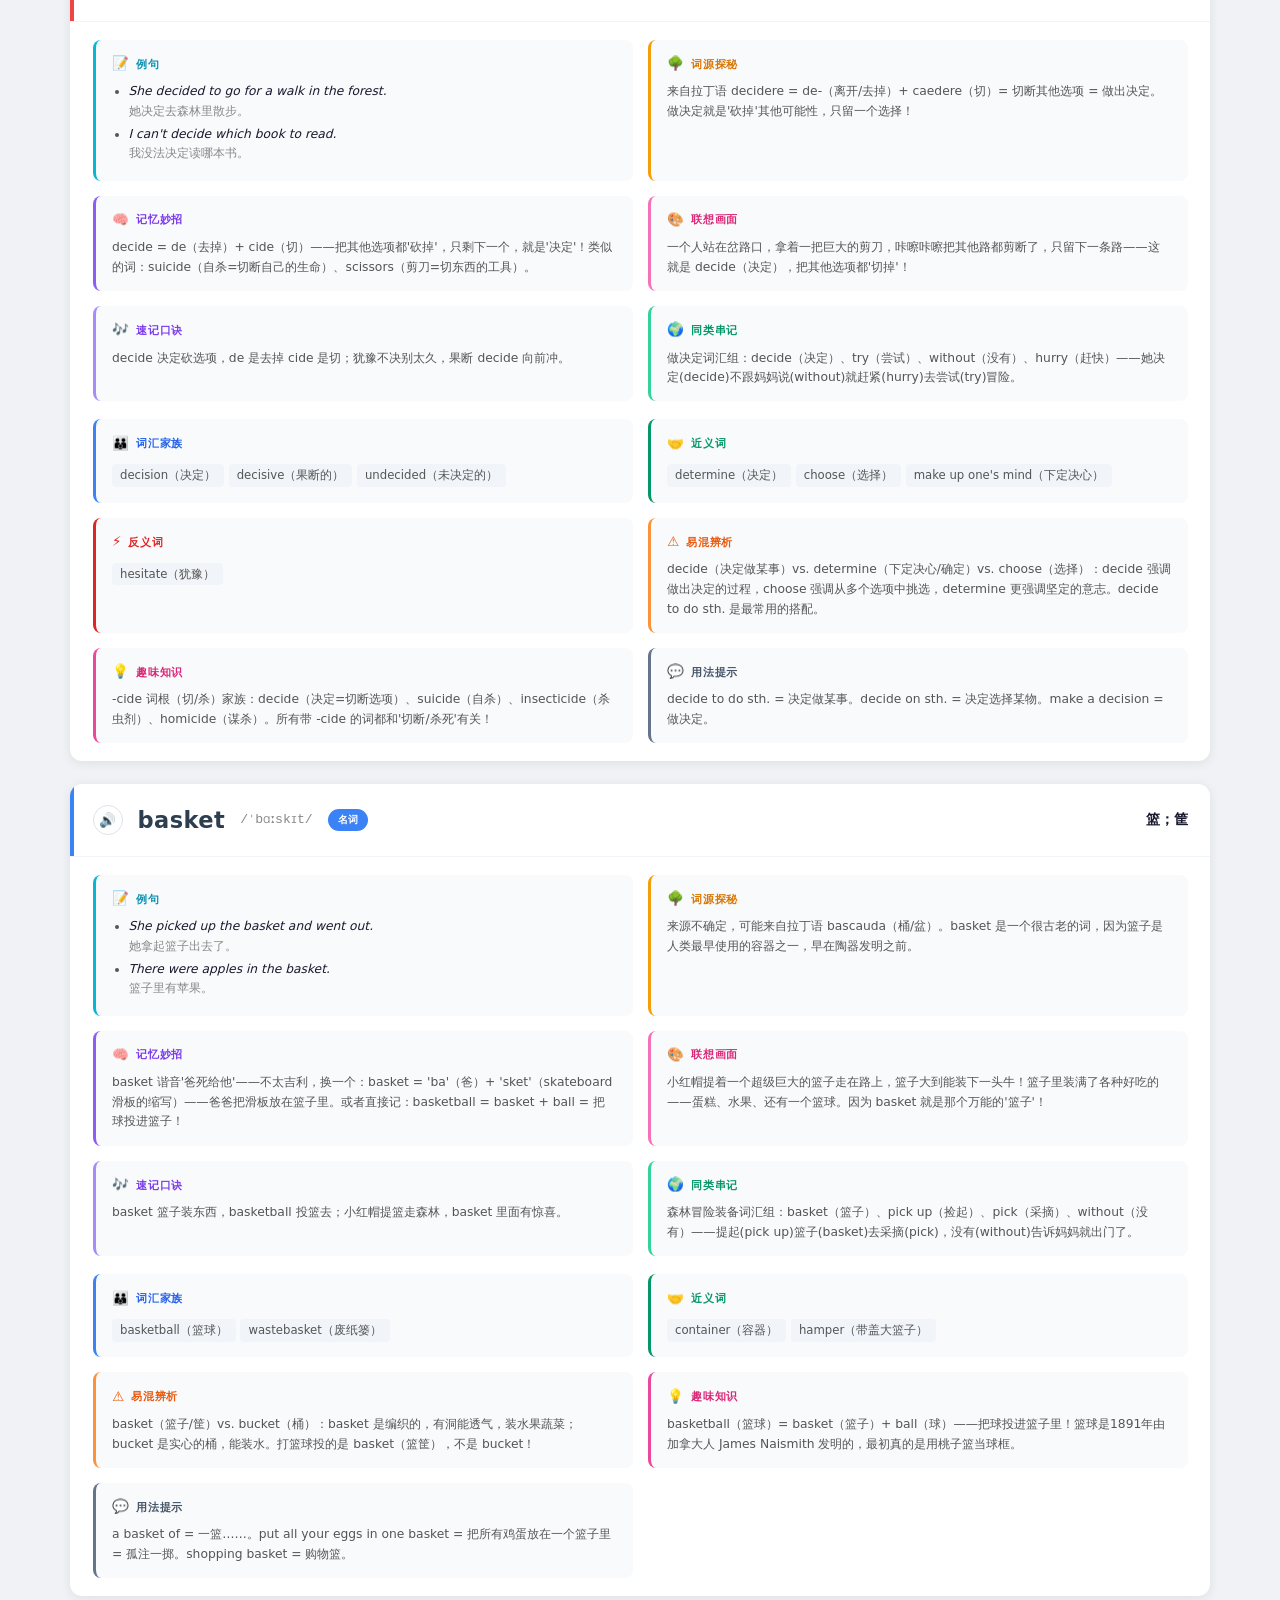
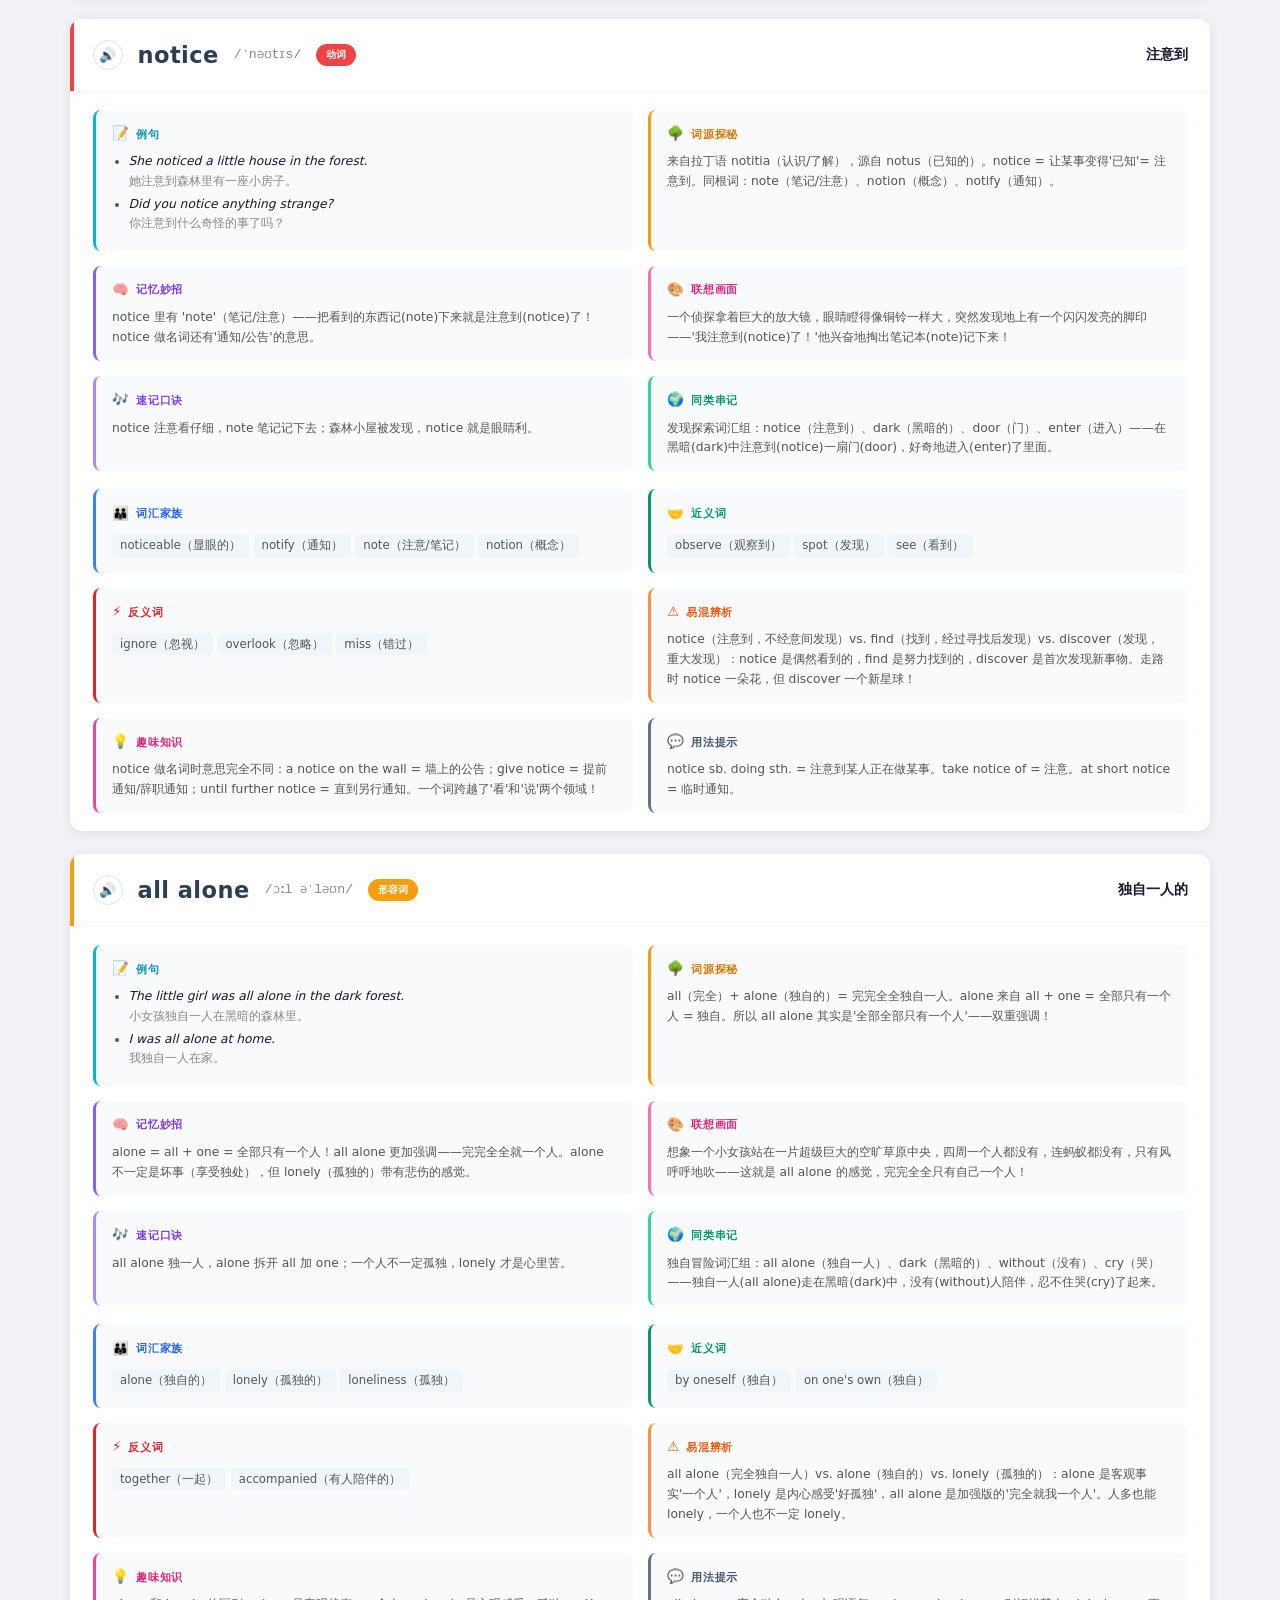
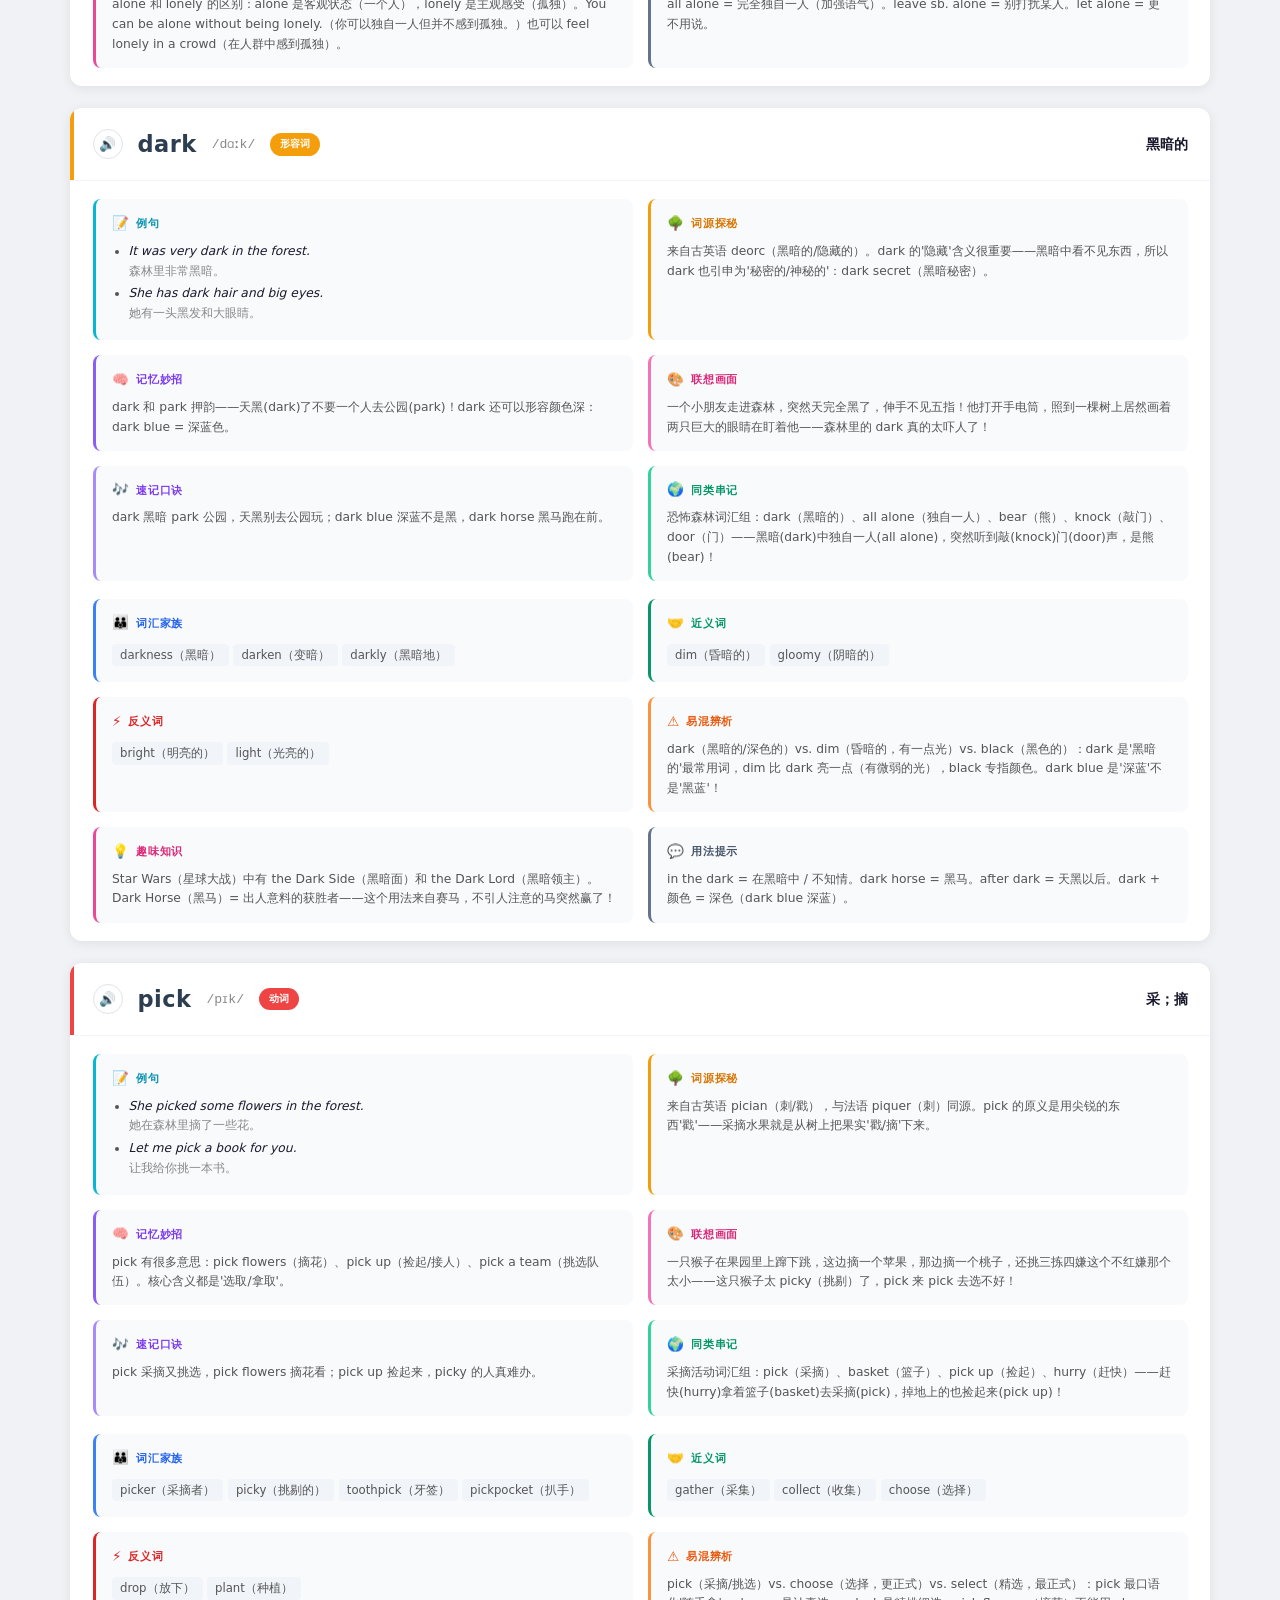
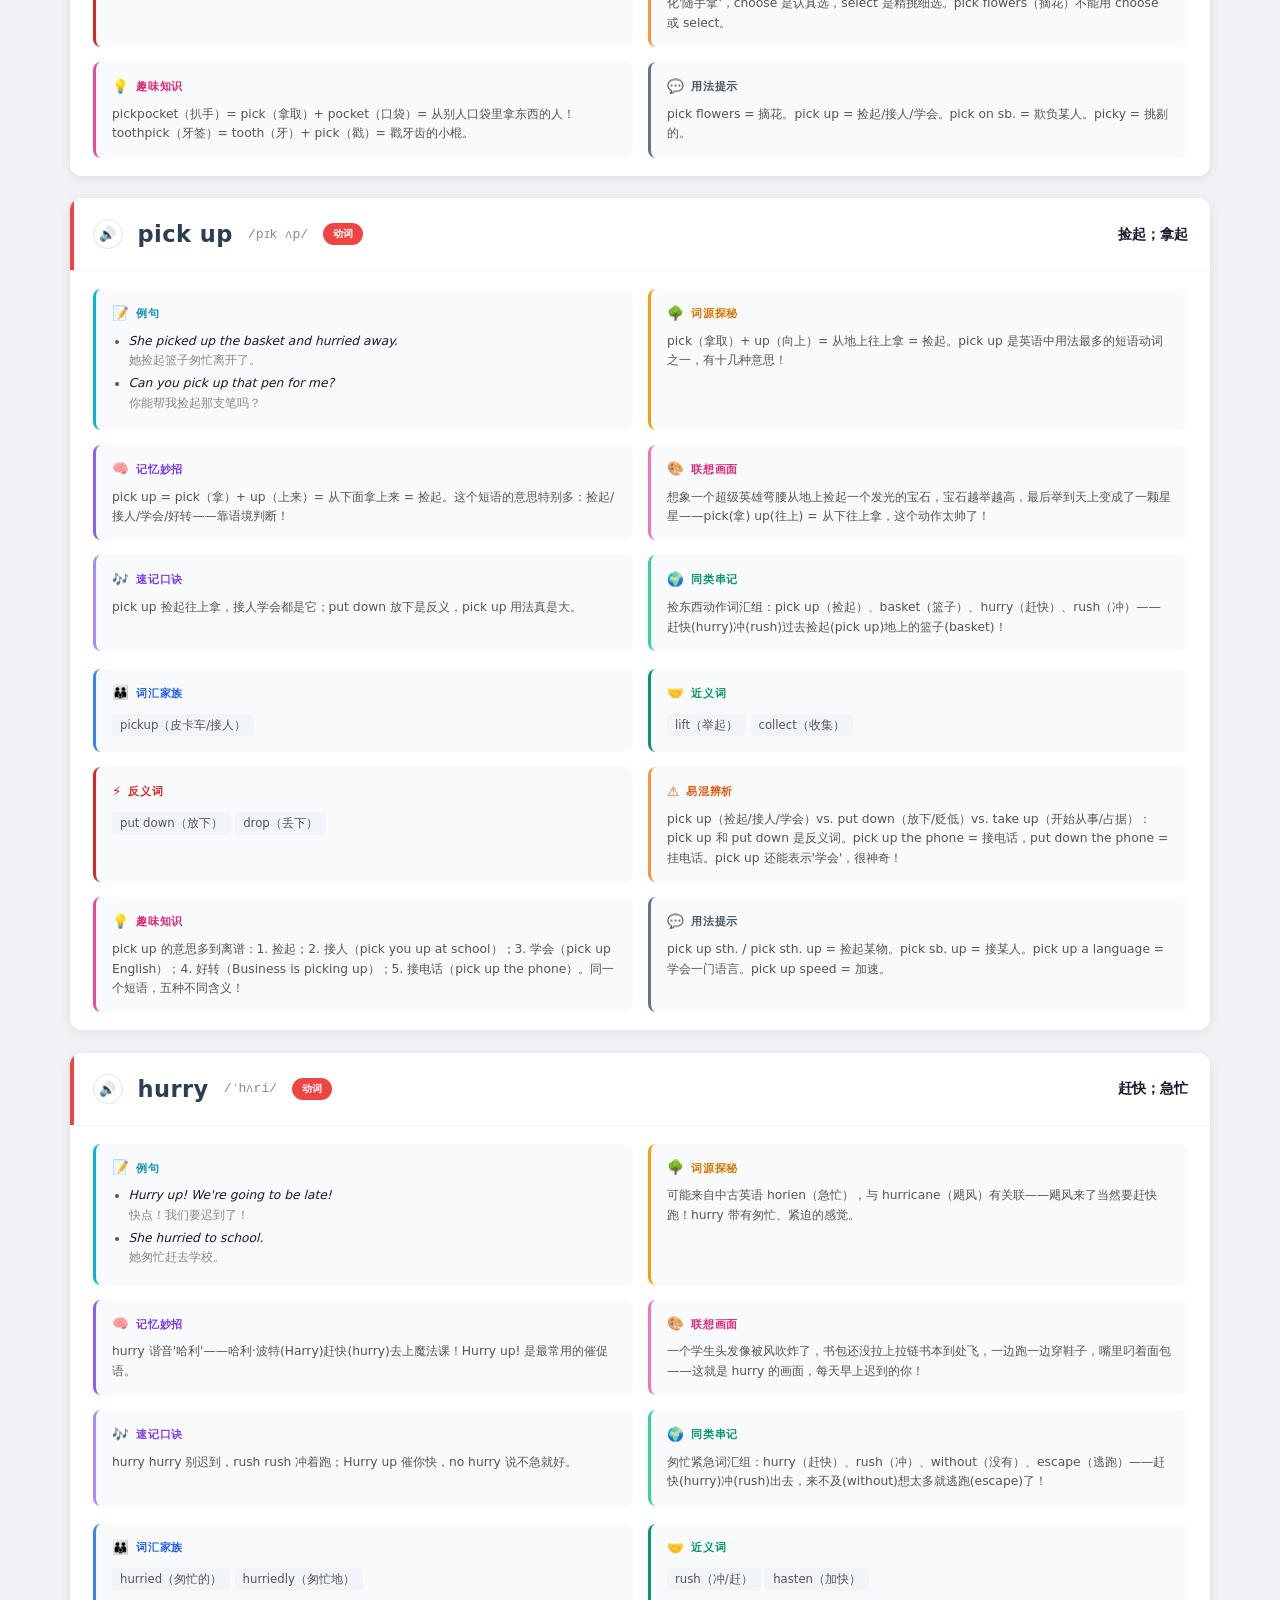
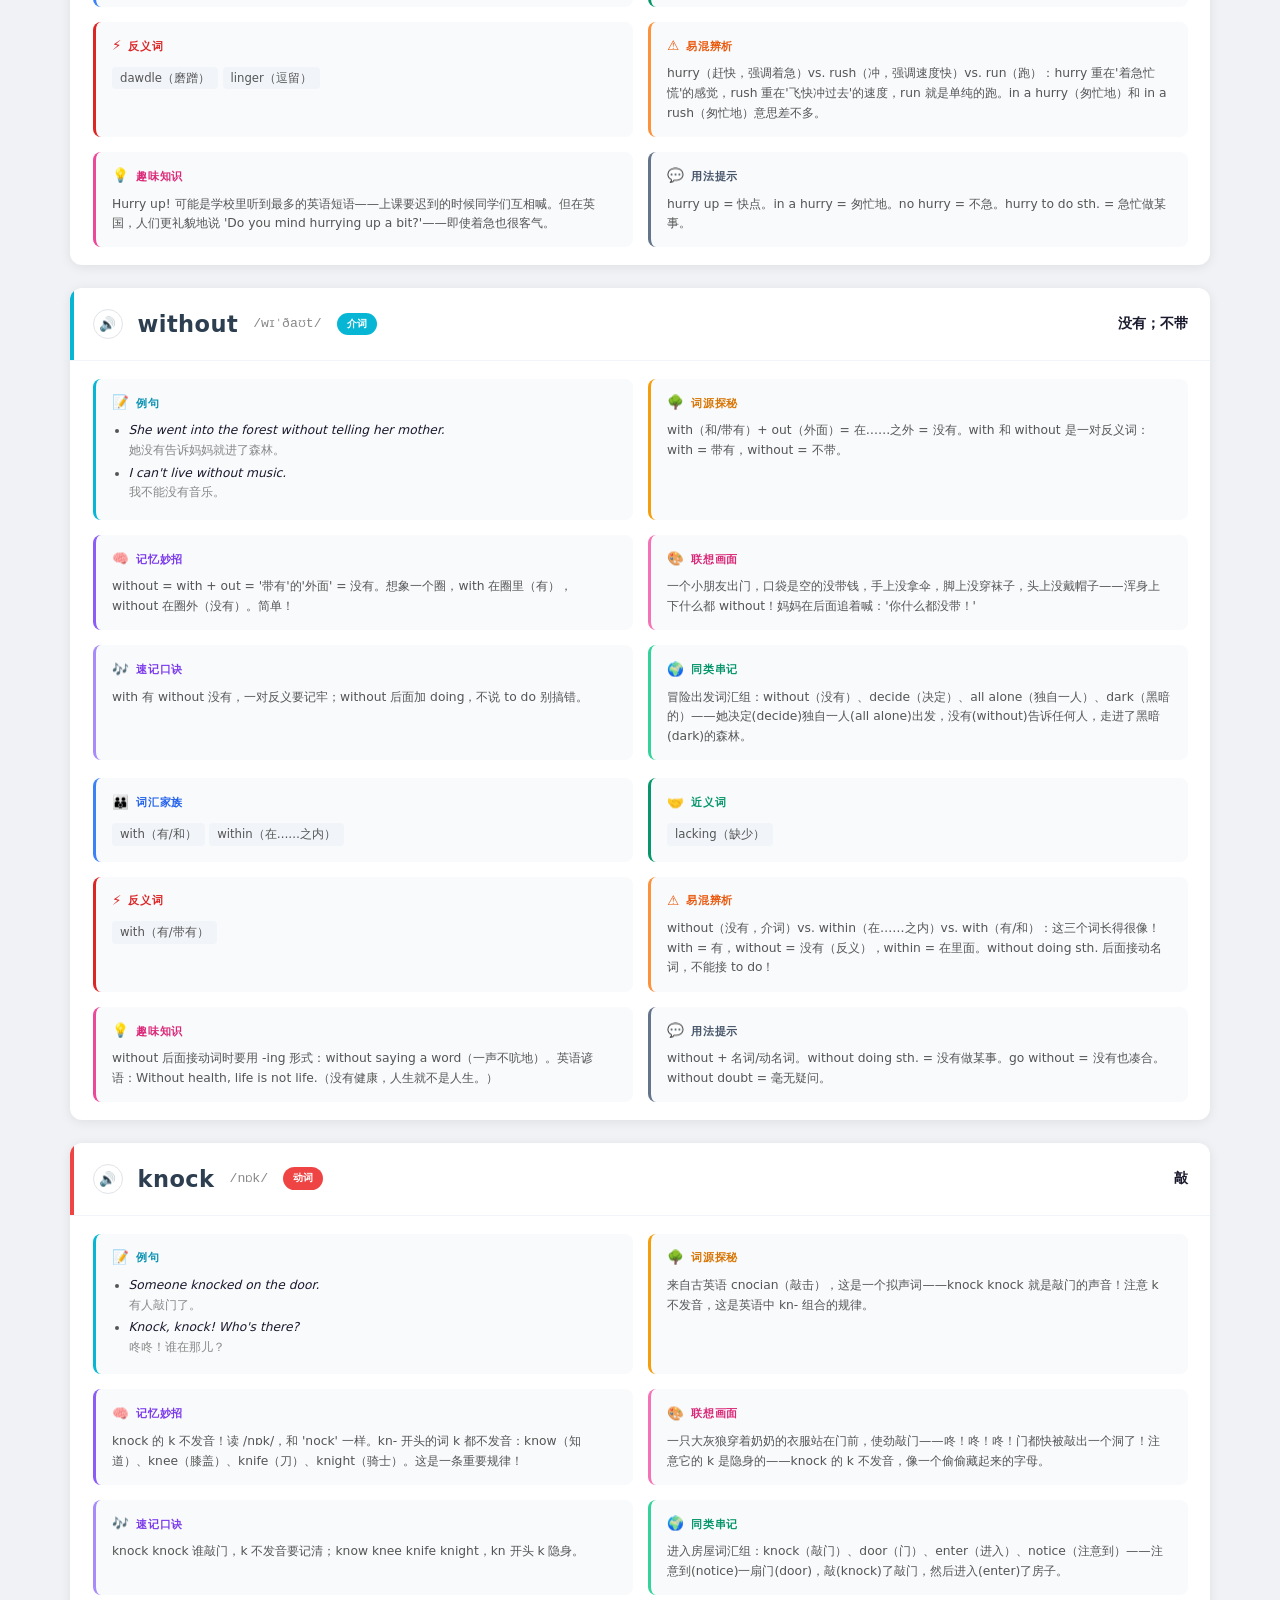
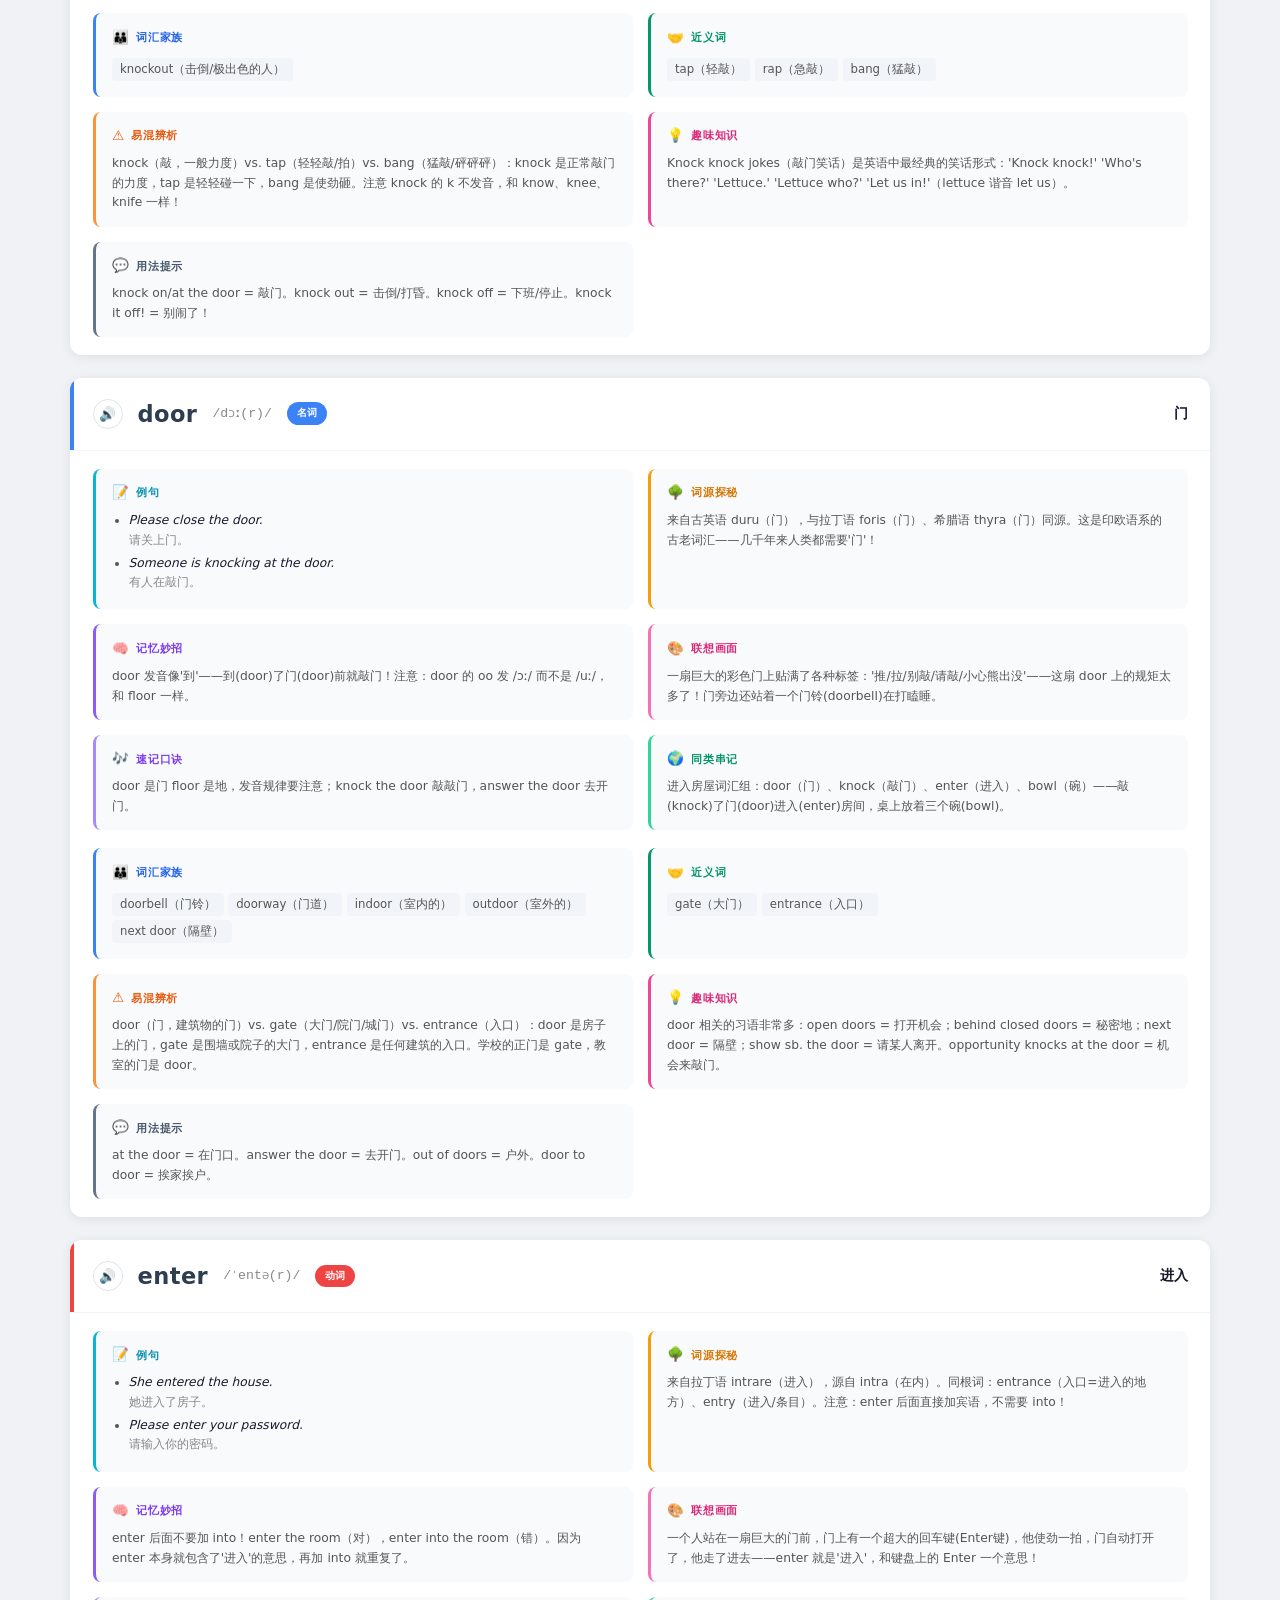
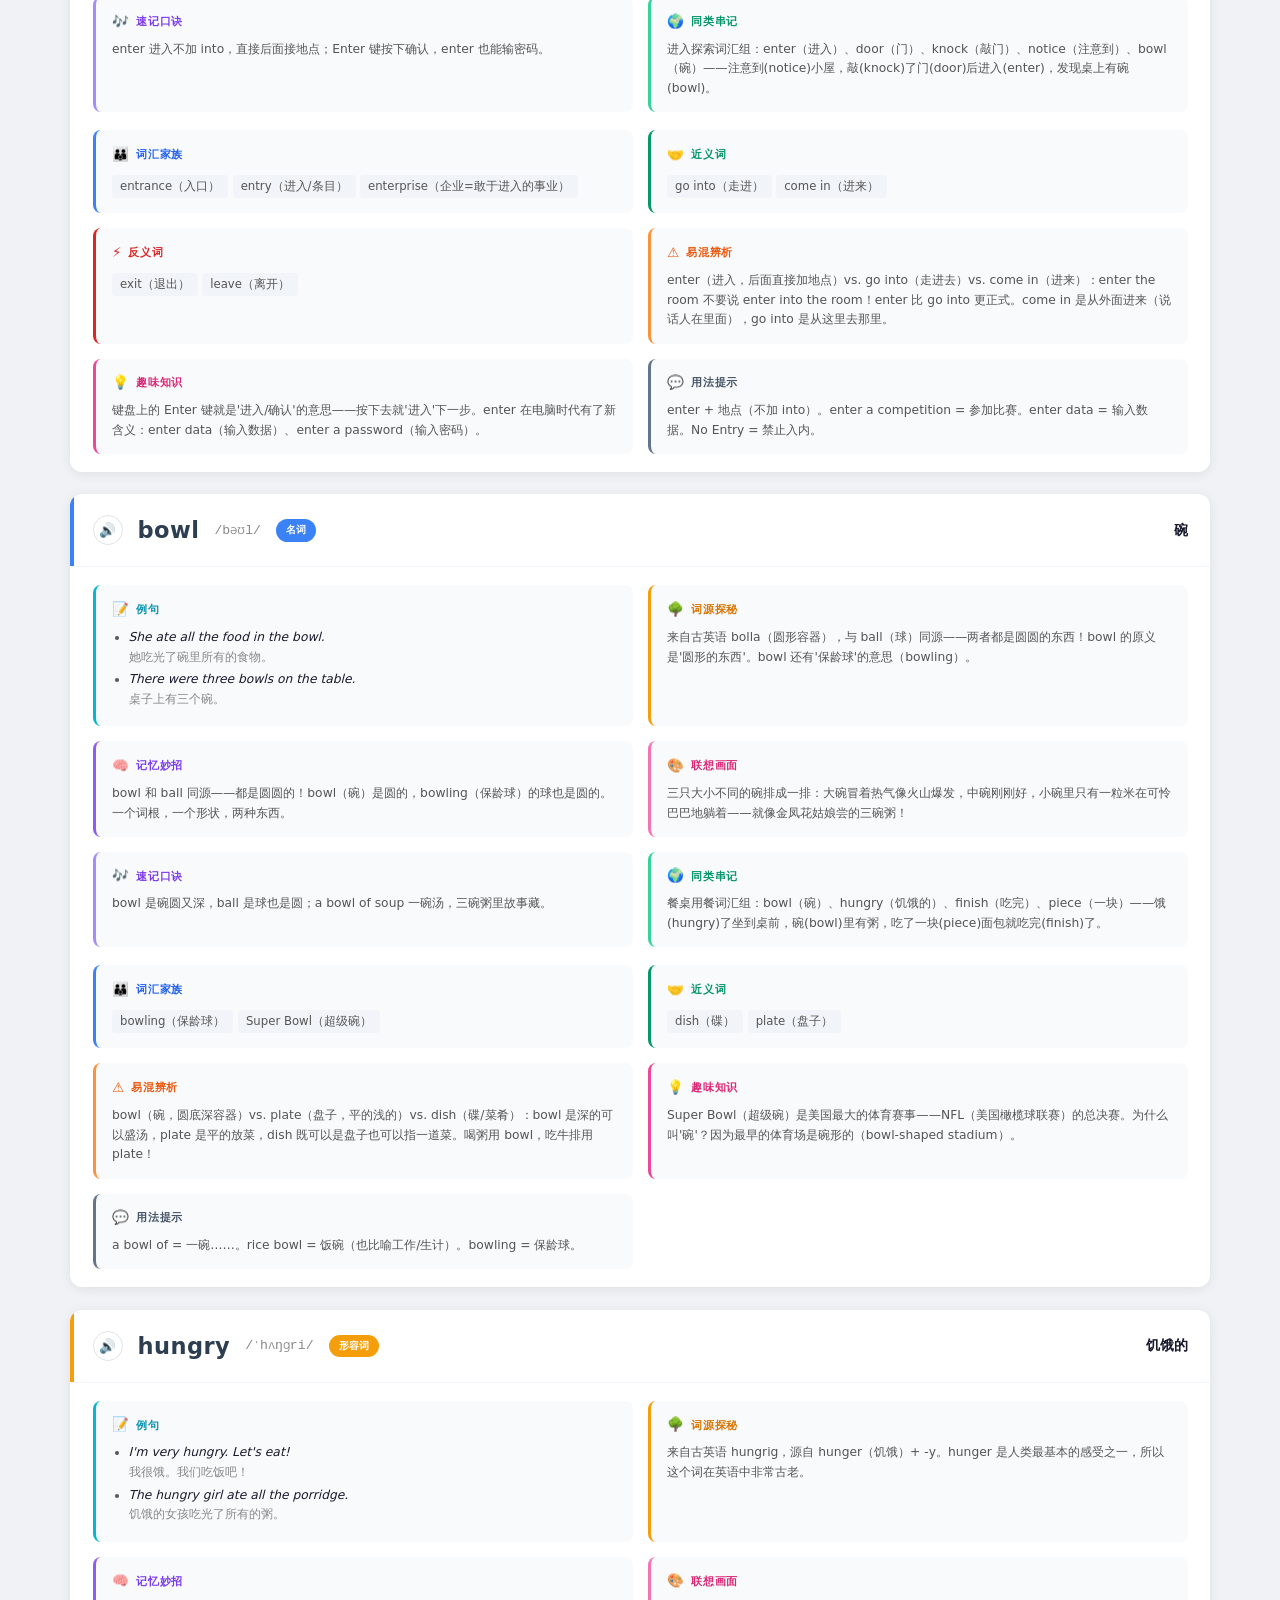
<file: unit8.html>
<!DOCTYPE html>
<html lang="zh-CN">
<head>
<meta charset="UTF-8"><meta name="viewport" content="width=device-width,initial-scale=1">
<meta name="referrer" content="no-referrer">
<title>Module 8 — 词汇分析</title>
<link rel="stylesheet" href="style.css?v=23">
</head>
<body>
<div id="unit-root"><p style="color:#888;padding:2rem">Loading...</p></div>
<script src="vocab-data-u8.js"></script>
<script src="tts.js"></script>
<script src="word-renderer.js"></script>
<script>WordRenderer.renderUnit(UNIT8, document.getElementById('unit-root'));</script>
</body></html>
</file>
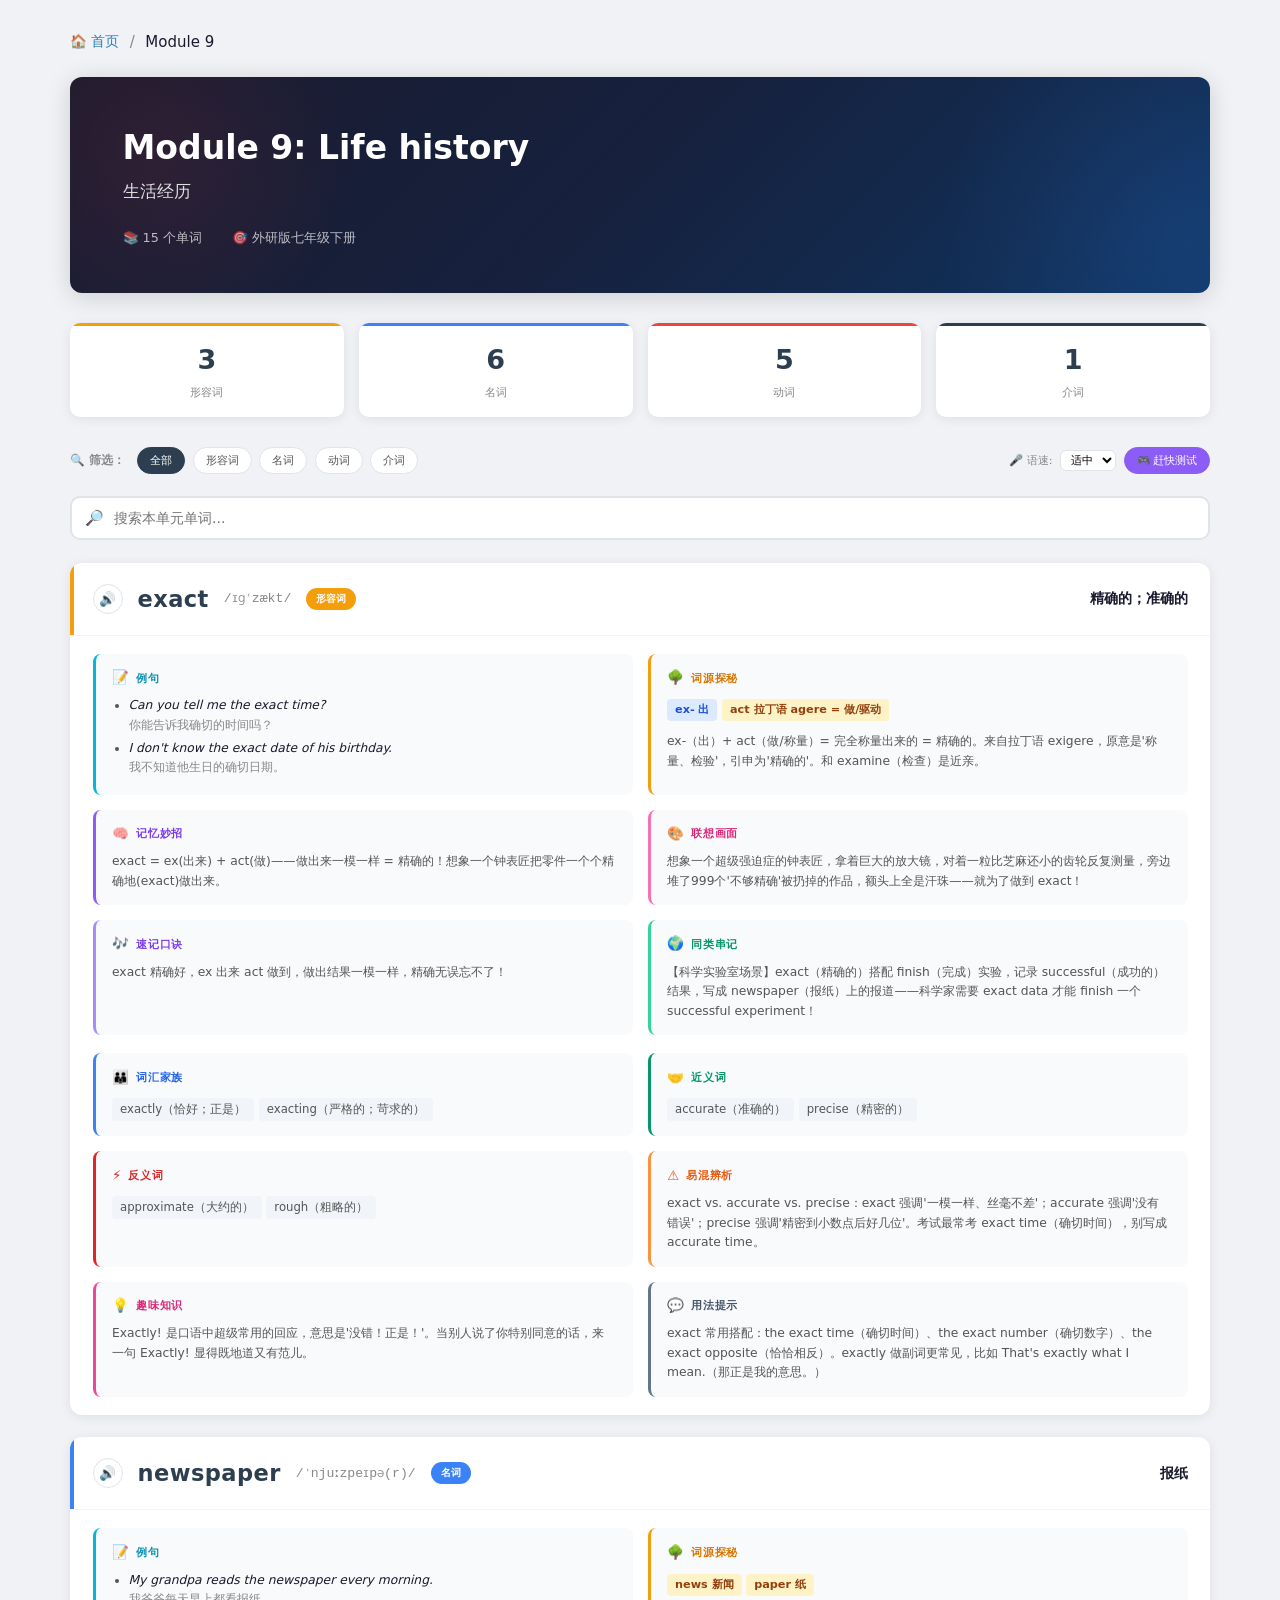
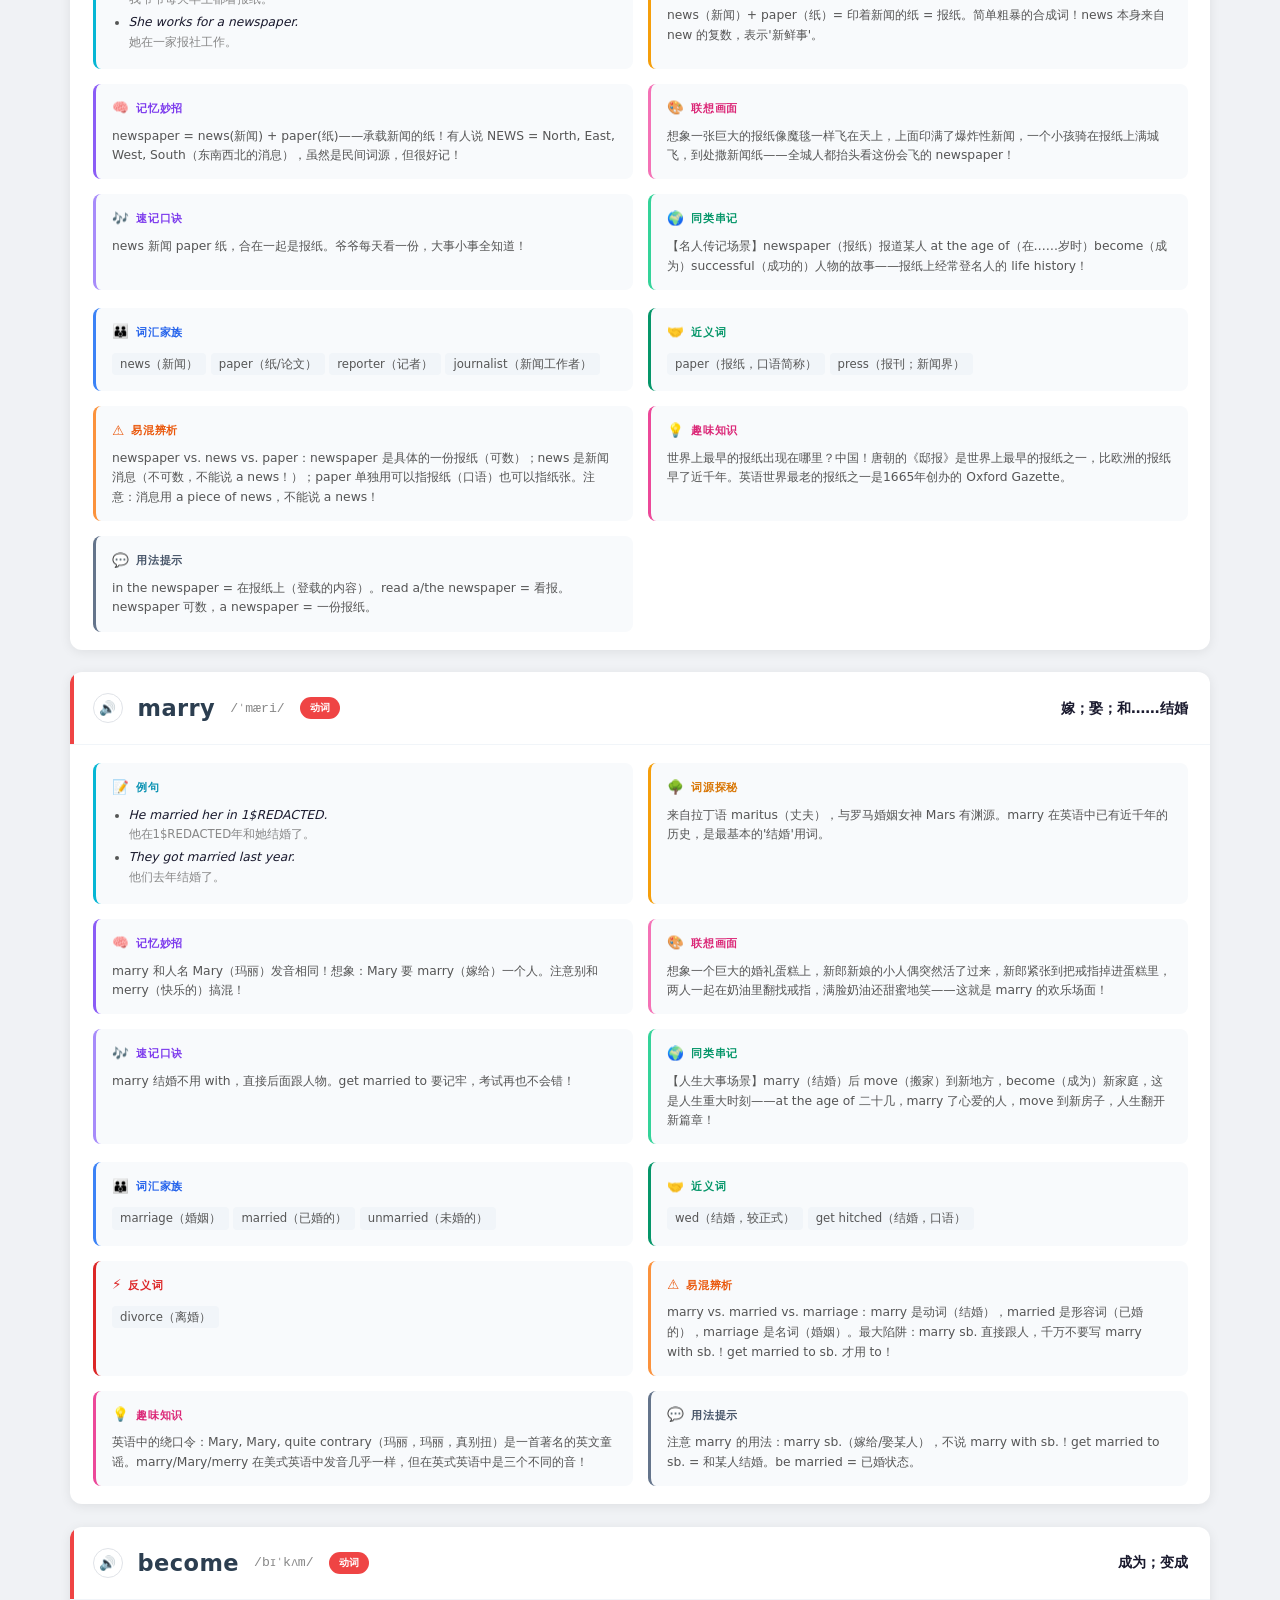
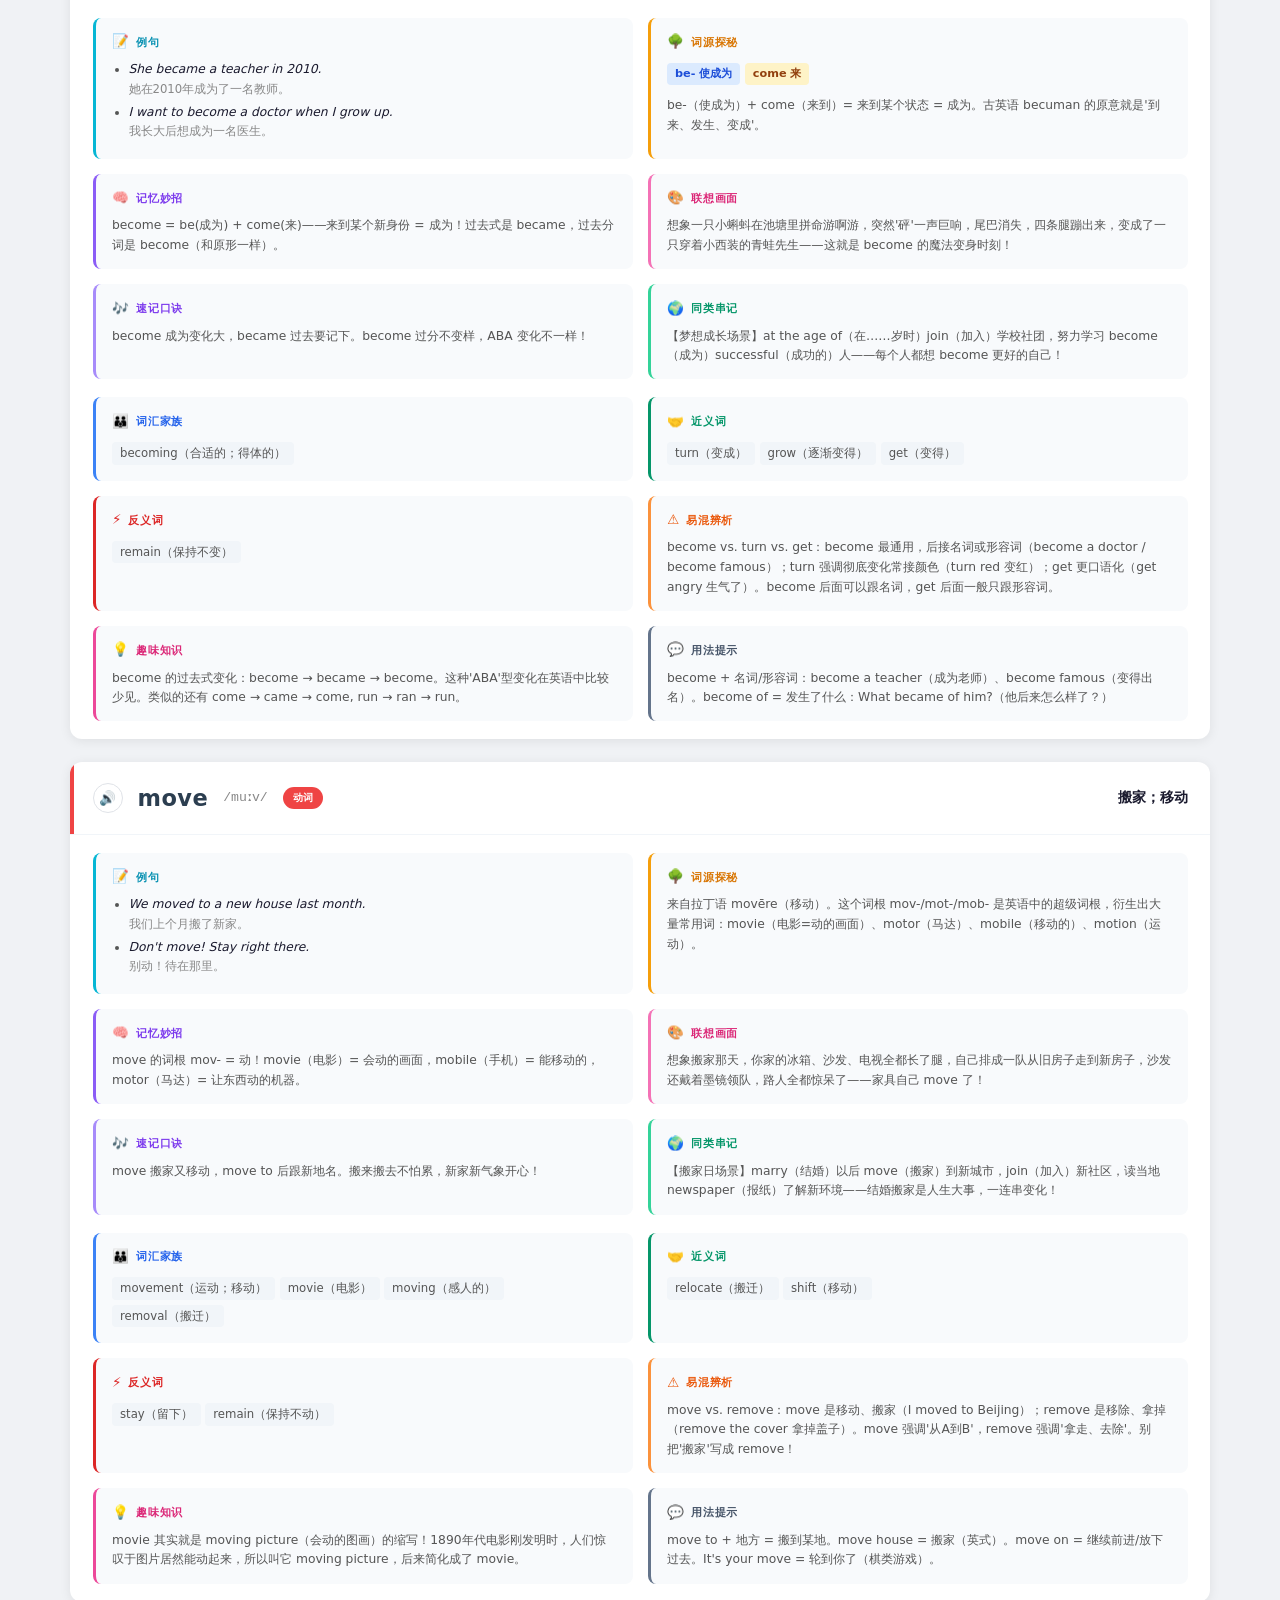
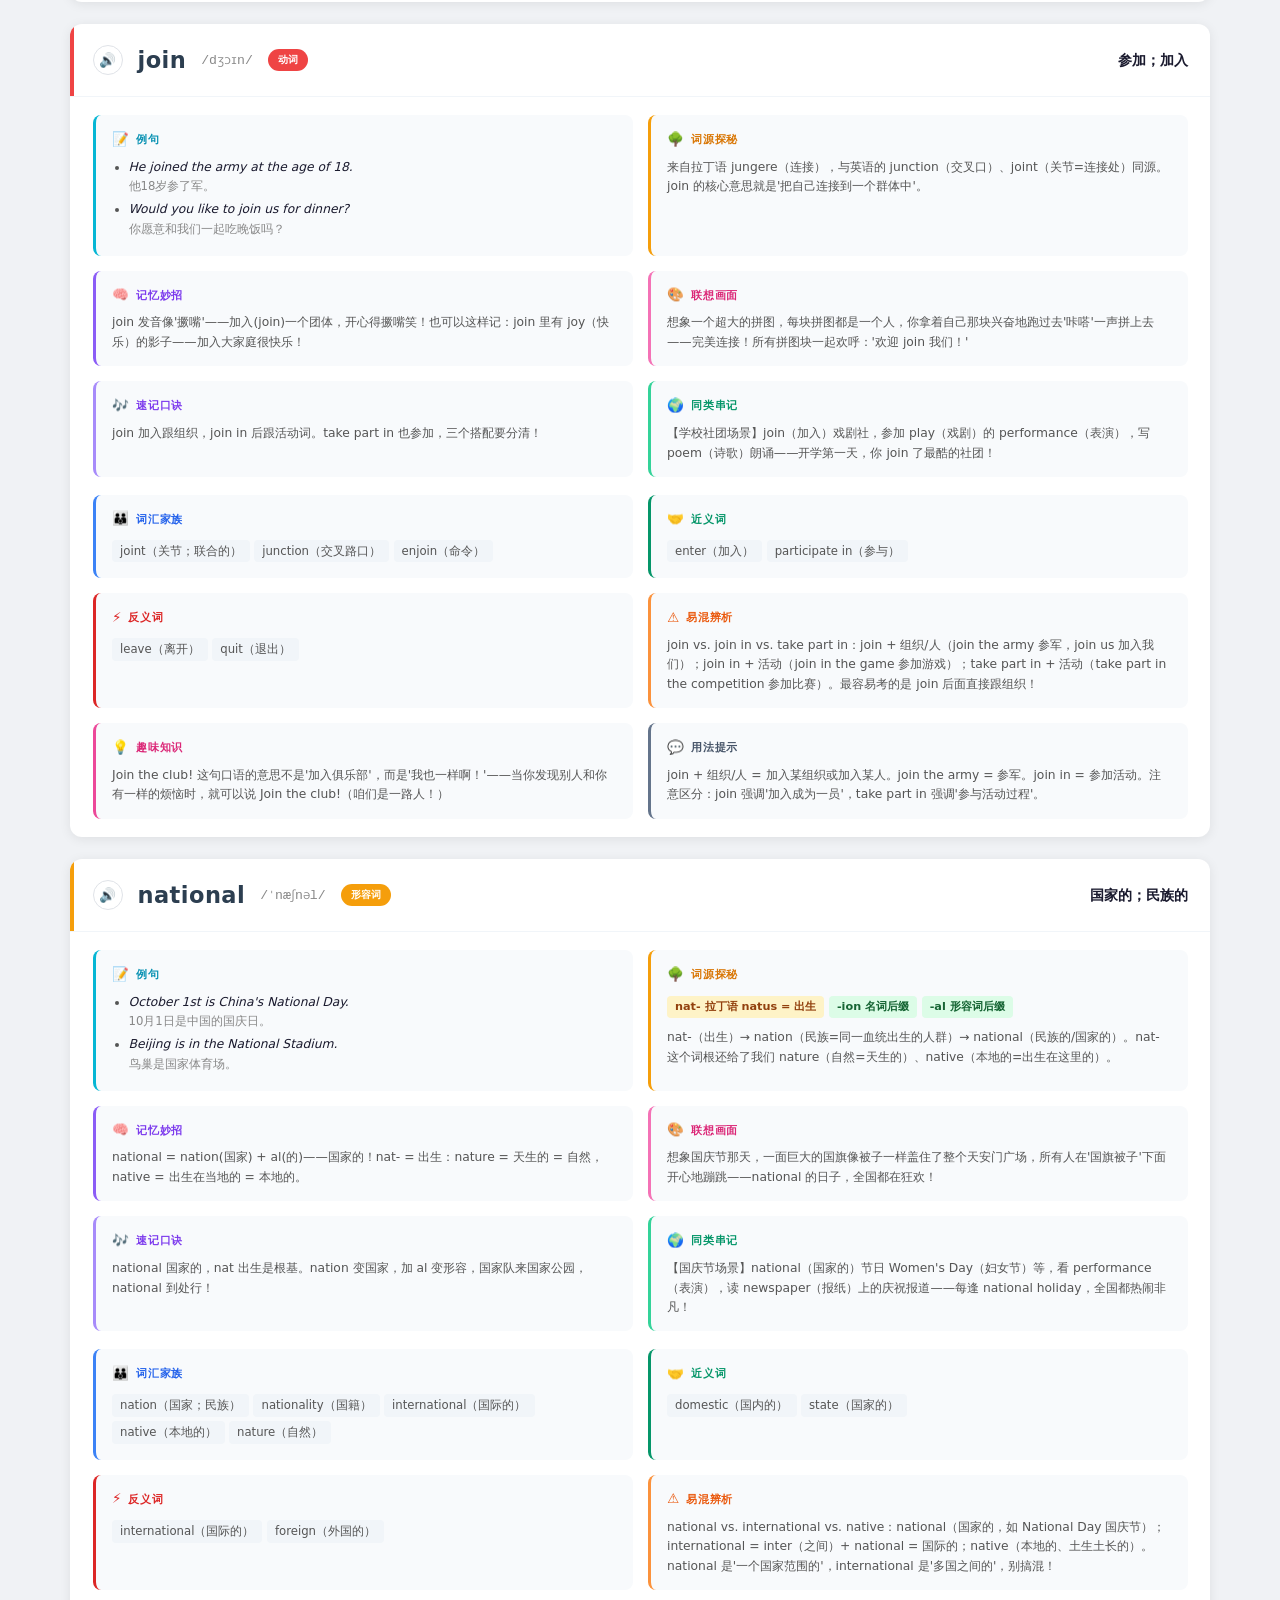
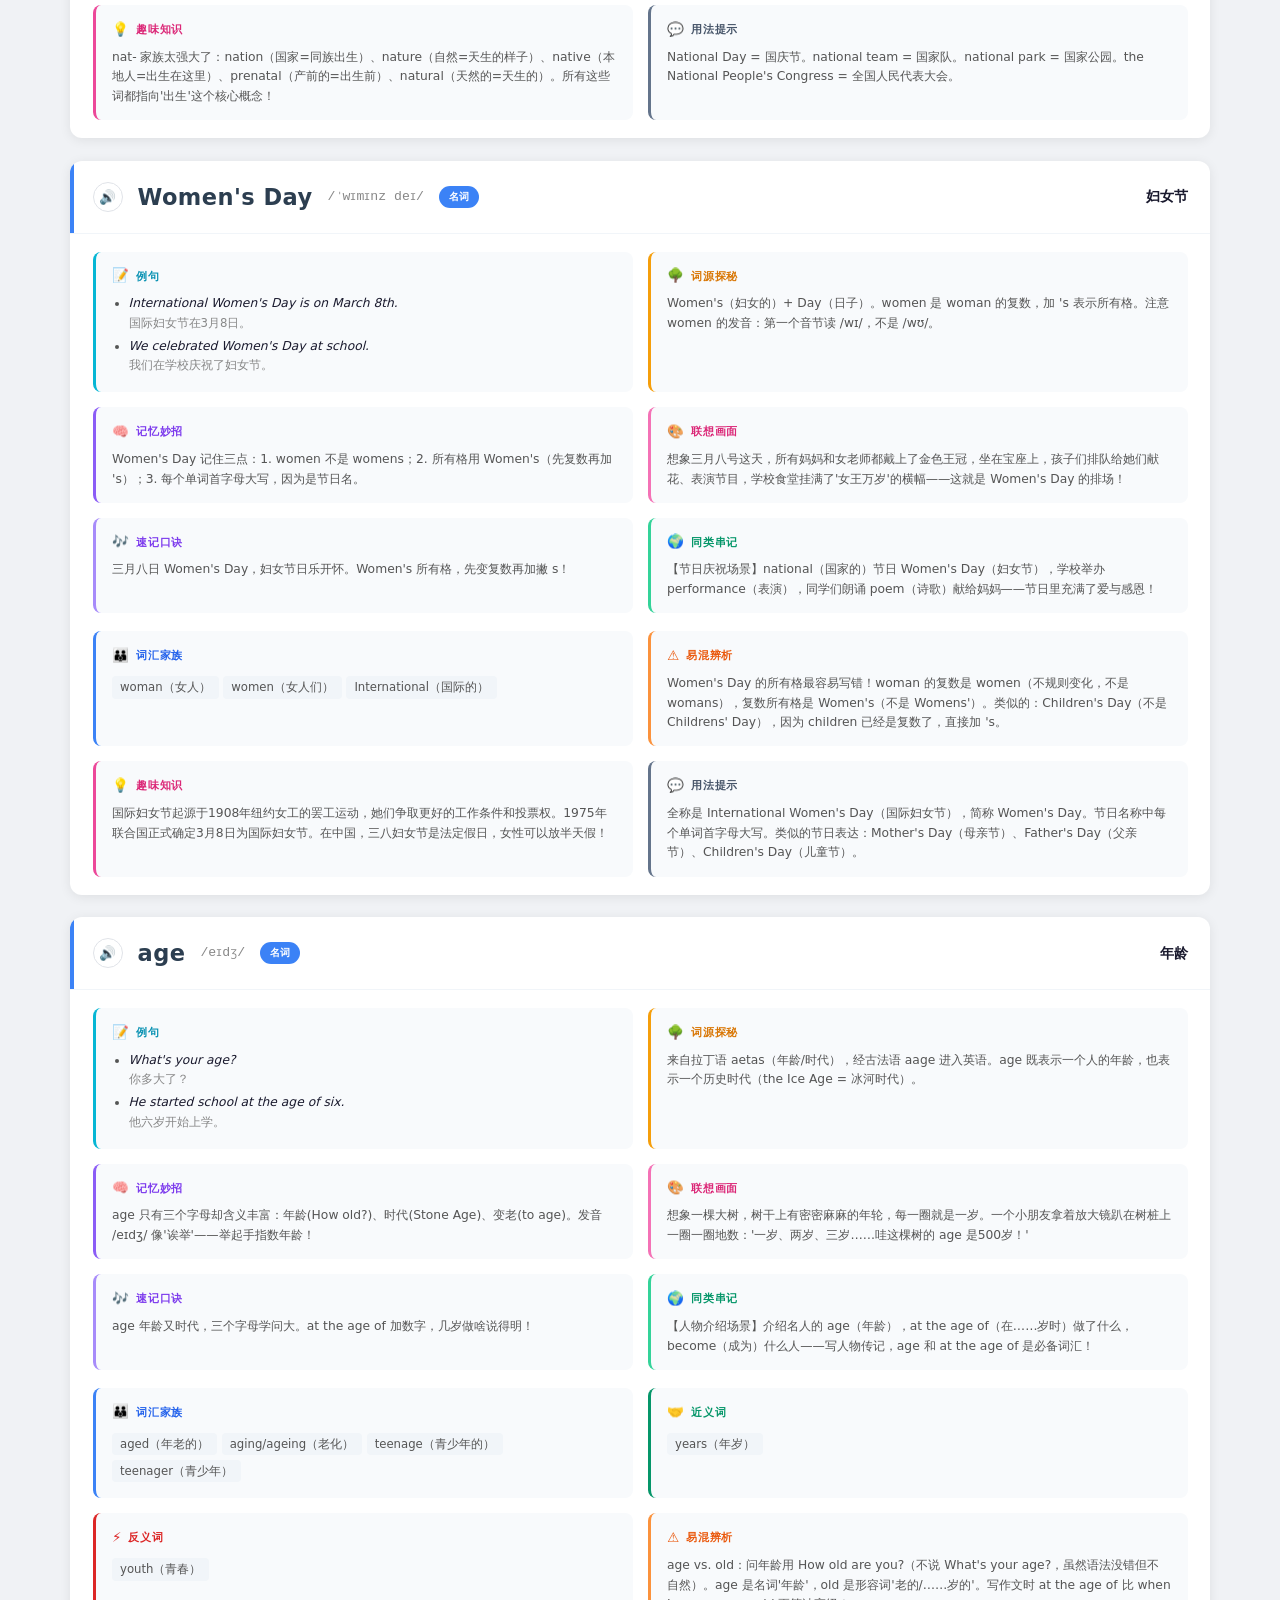
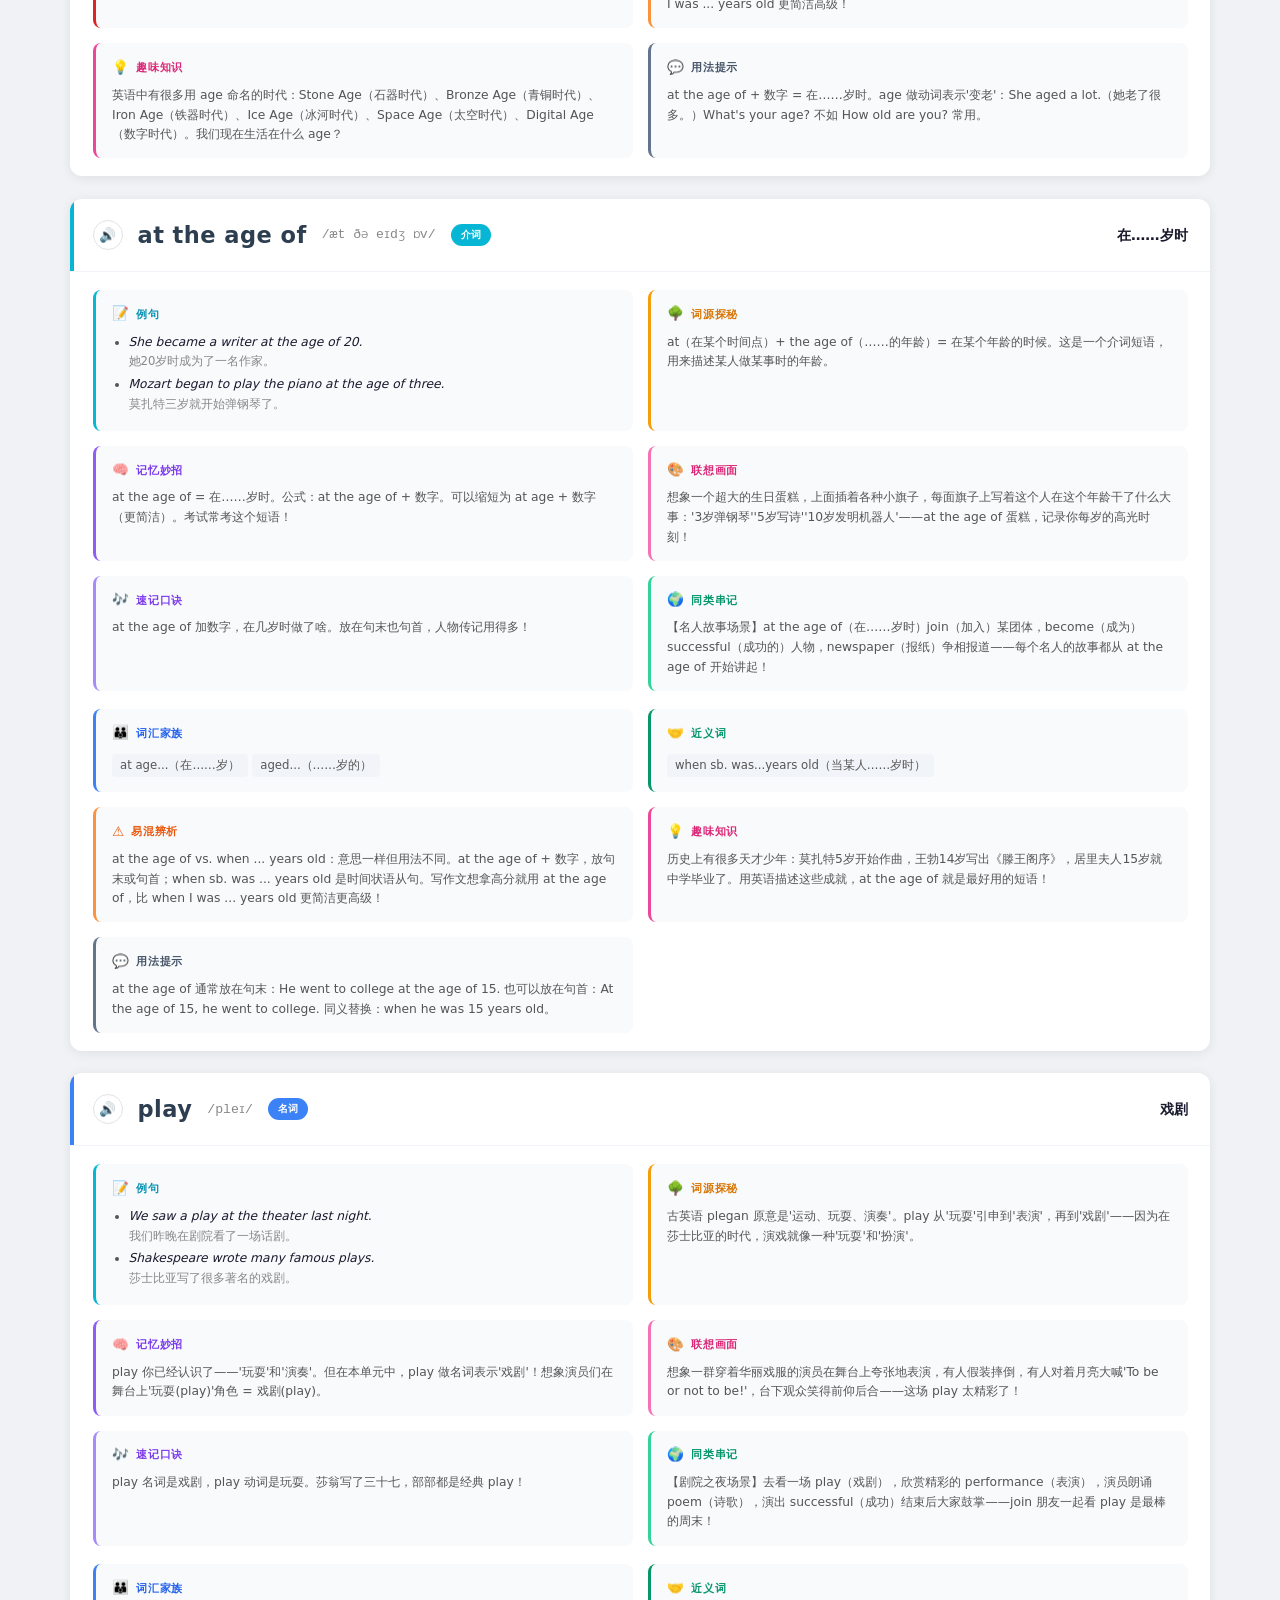
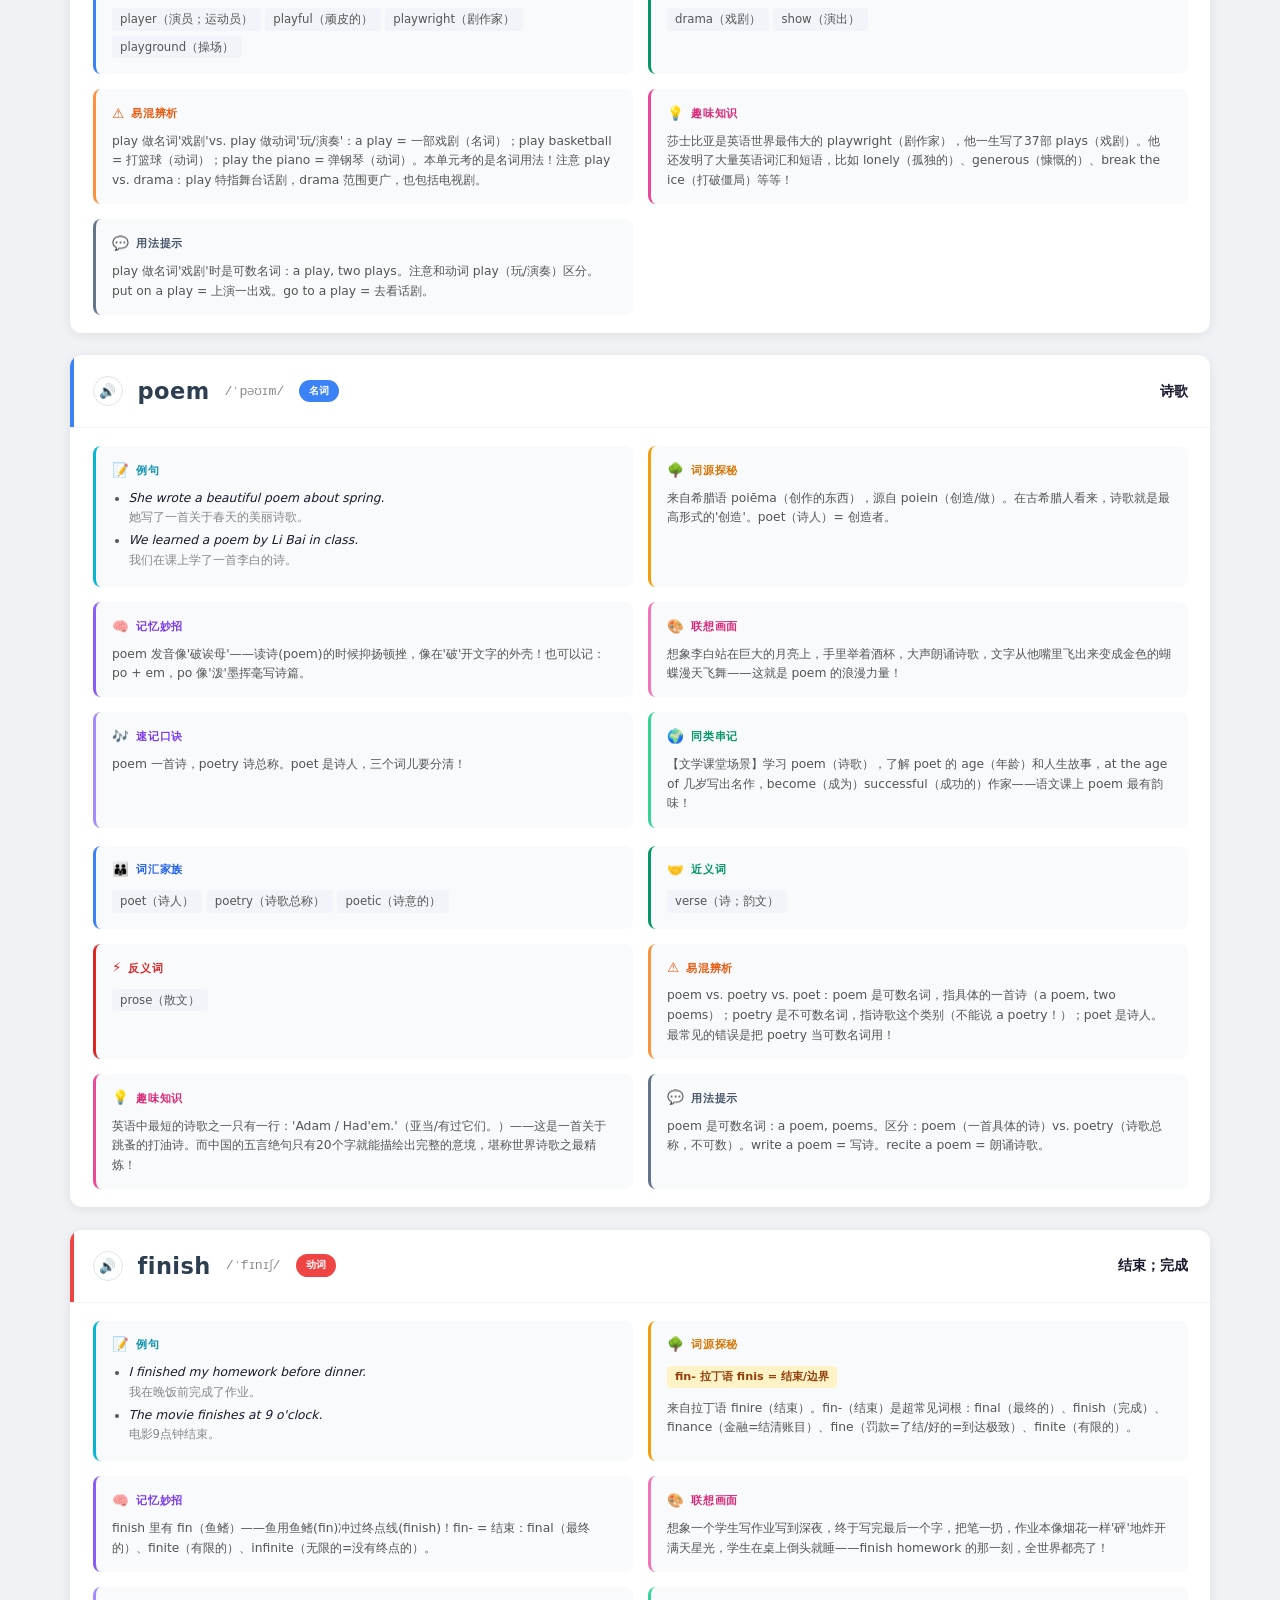
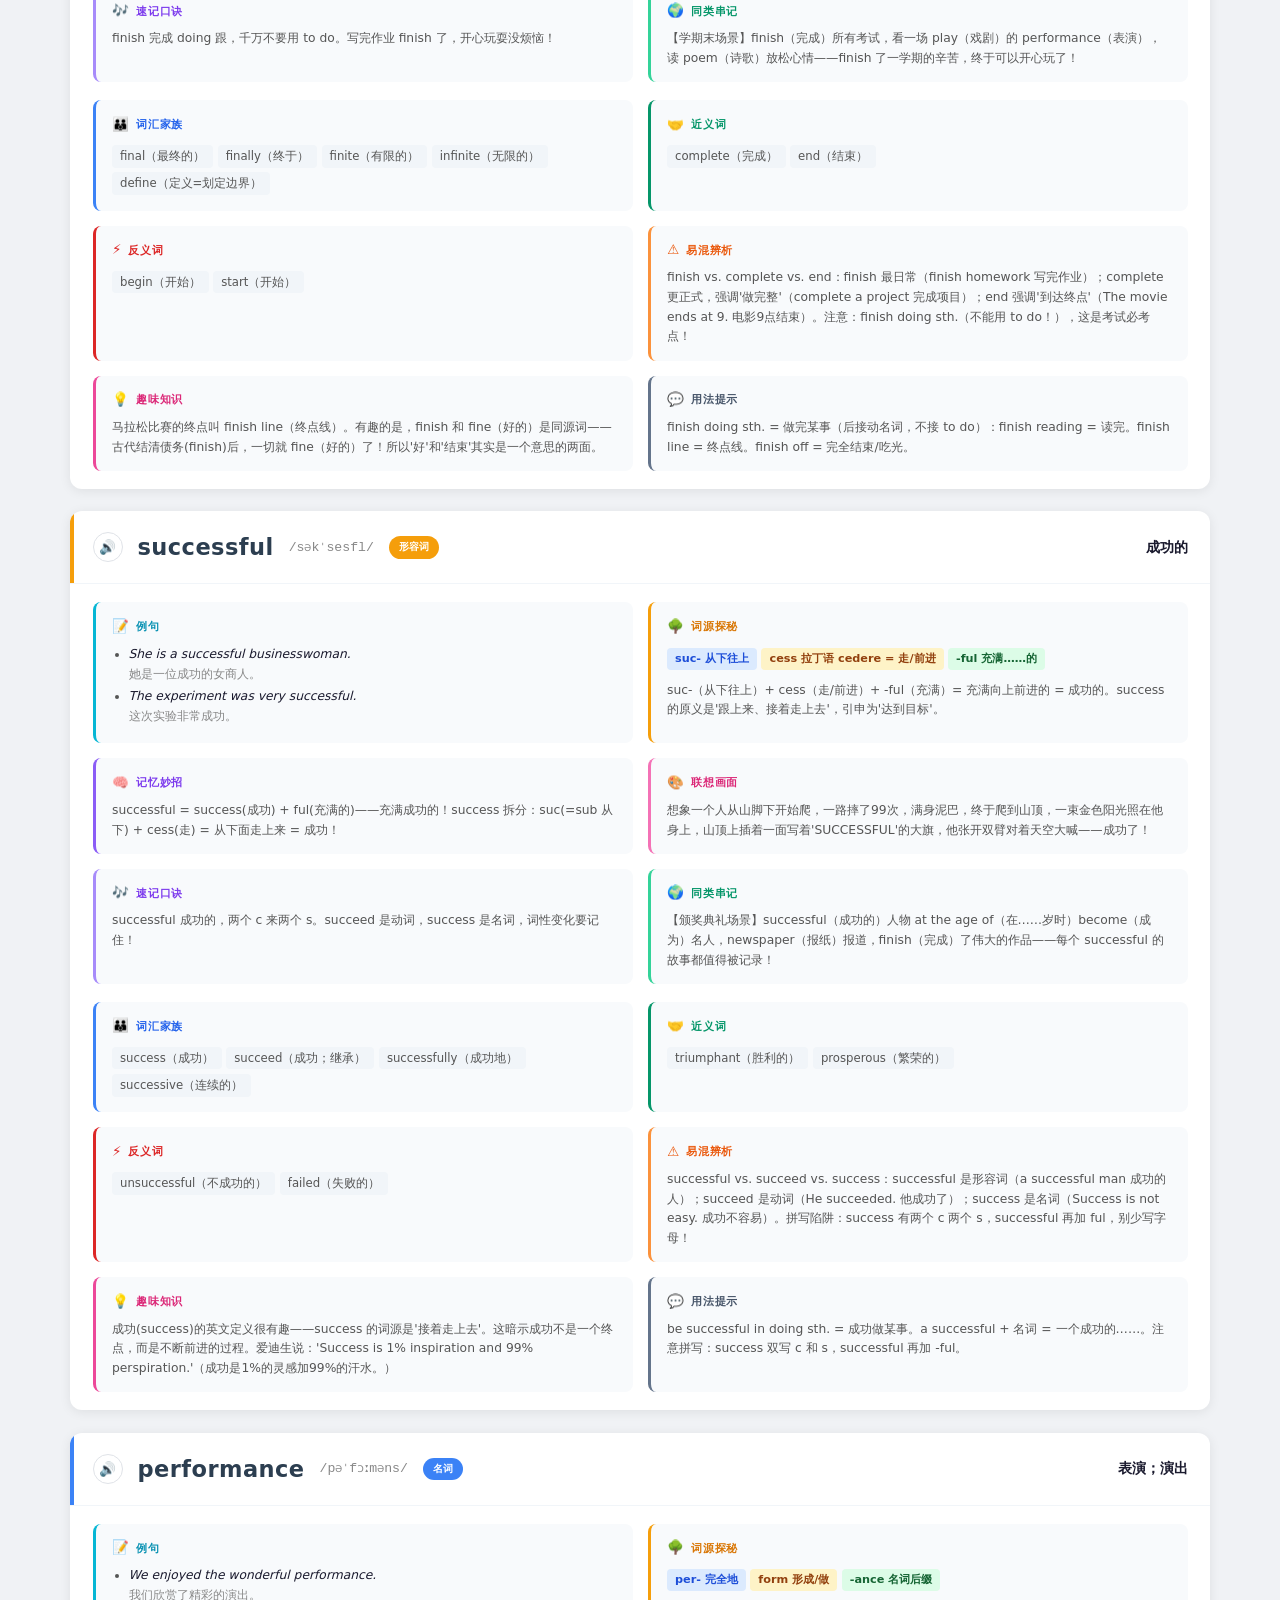
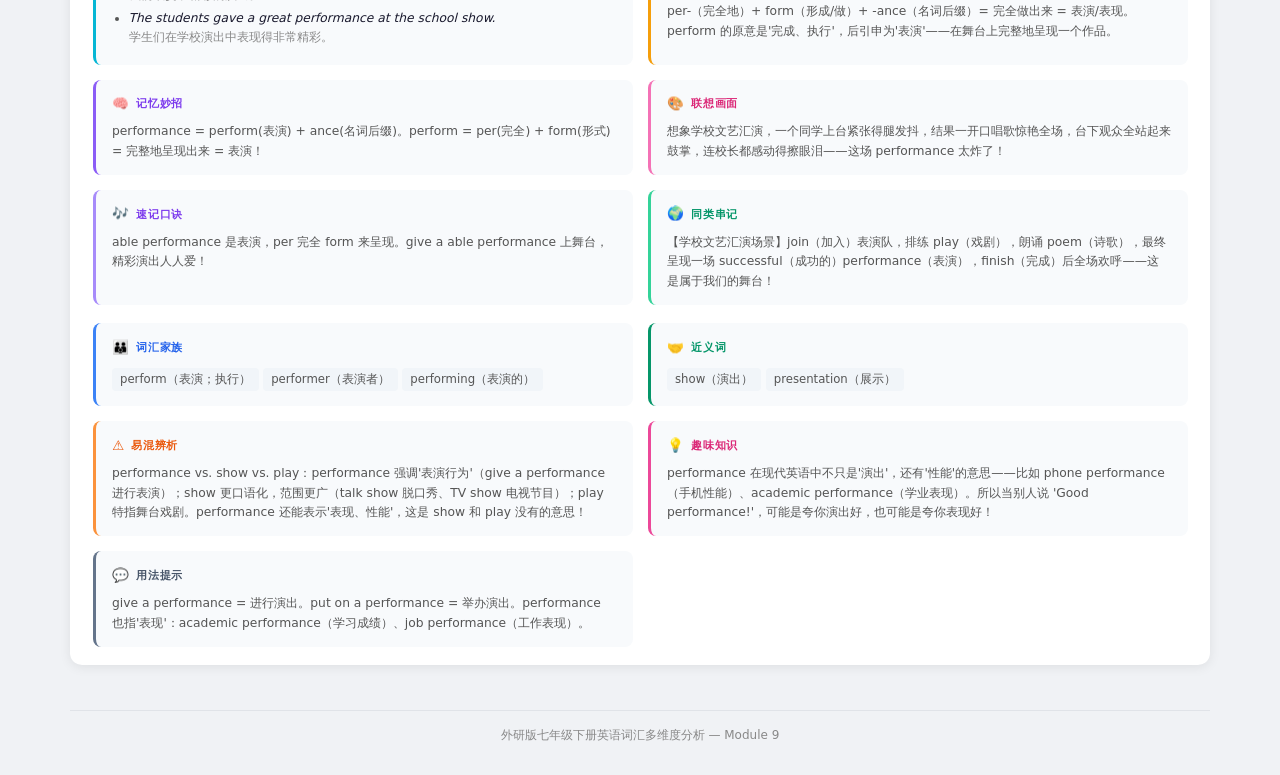
<file: unit9.html>
<!DOCTYPE html>
<html lang="zh-CN">
<head>
<meta charset="UTF-8"><meta name="viewport" content="width=device-width,initial-scale=1">
<meta name="referrer" content="no-referrer">
<title>Module 9 — 词汇分析</title>
<link rel="stylesheet" href="style.css?v=23">
</head>
<body>
<div id="unit-root"><p style="color:#888;padding:2rem">Loading...</p></div>
<script src="vocab-data-u9.js"></script>
<script src="tts.js"></script>
<script src="word-renderer.js"></script>
<script>WordRenderer.renderUnit(UNIT9, document.getElementById('unit-root'));</script>
</body></html>
</file>
<file: style.css>
/* ===== Base Reset ===== */
*,*::before,*::after{box-sizing:border-box;margin:0;padding:0}
:root{
  --bg:#f0f2f5;--card:#fff;--border:#e0e3e8;
  --text:#1a1a2e;--text2:#555;--text3:#888;
  --accent:#2c3e50;--link:#2980b9;
  --shadow:0 2px 12px rgba(0,0,0,.08);
  --radius:10px;
  --noun:#3b82f6;--verb:#ef4444;--adj:#f59e0b;--adv:#8b5cf6;
  --prep:#06b6d4;--pron:#ec4899;--conj:#14b8a6;--num:#6366f1;--interj:#f97316;
}
html{font-size:15px;scroll-behavior:smooth}
body{font-family:"Segoe UI","Microsoft YaHei","PingFang SC",system-ui,sans-serif;background:var(--bg);color:var(--text);line-height:1.6;padding:2rem;max-width:1200px;margin:0 auto}

/* ===== Typography ===== */
h1{font-size:1.8rem;color:var(--accent);margin-bottom:.3rem}
h2{font-size:1.3rem;color:var(--accent);margin:2rem 0 1rem;padding-bottom:.4rem;border-bottom:2px solid var(--border)}
h3{font-size:1.05rem;color:var(--text2);margin:1.2rem 0 .6rem}
p.subtitle{color:var(--text2);margin-bottom:2rem;font-size:.95rem}

/* ===== Cover ===== */
.cover{background:linear-gradient(135deg,#1a1a2e 0%,#16213e 50%,#0f3460 100%);color:#fff;border-radius:12px;padding:3rem 3.5rem;margin-bottom:2rem;box-shadow:0 4px 24px rgba(0,0,0,.15);position:relative;overflow:hidden}
.cover::before{content:'';position:absolute;top:-40%;right:-20%;width:500px;height:500px;background:radial-gradient(circle,rgba(59,130,246,.15) 0%,transparent 70%);pointer-events:none}
.cover::after{content:'';position:absolute;bottom:-30%;left:-10%;width:400px;height:400px;background:radial-gradient(circle,rgba(239,68,68,.1) 0%,transparent 70%);pointer-events:none}
.cover h1{font-size:2.2rem;margin-bottom:.3rem;position:relative;z-index:1;color:#fff}
.cover .cover-sub{font-size:1.1rem;color:rgba(255,255,255,.85);margin-bottom:1.5rem;position:relative;z-index:1}
.cover .cover-meta{display:flex;gap:2rem;flex-wrap:wrap;font-size:.85rem;color:rgba(255,255,255,.7);position:relative;z-index:1}
.cover .cover-meta span{display:flex;align-items:center;gap:.4rem}
.cover .cover-emoji{font-size:3rem;position:absolute;right:3rem;top:50%;transform:translateY(-50%);z-index:1;opacity:.3}

/* ===== Stats Bar ===== */
.stats-bar{display:grid;grid-template-columns:repeat(4,1fr);gap:1rem;margin-bottom:2rem}
.stat-card{background:var(--card);border-radius:var(--radius);box-shadow:var(--shadow);padding:1rem 1.2rem;text-align:center;position:relative;overflow:hidden}
.stat-card::before{content:'';position:absolute;top:0;left:0;right:0;height:3px;background:var(--accent)}
.stat-card .stat-num{font-size:1.8rem;font-weight:800;color:var(--accent)}
.stat-card .stat-label{font-size:.75rem;color:var(--text3);margin-top:.2rem}
.stat-card.sc-noun::before{background:var(--noun)}
.stat-card.sc-verb::before{background:var(--verb)}
.stat-card.sc-adj::before{background:var(--adj)}
.stat-card.sc-total::before{background:linear-gradient(90deg,var(--noun),var(--verb),var(--adj),var(--adv))}

/* ===== Unit Grid ===== */
.unit-grid{display:grid;grid-template-columns:repeat(3,1fr);gap:1rem;margin-bottom:2rem}
a.unit-card{text-decoration:none;color:inherit;display:block}
.unit-card{background:var(--card);border-radius:var(--radius);box-shadow:var(--shadow);padding:1.3rem 1.5rem;border-left:4px solid var(--border);transition:transform .15s,box-shadow .15s;cursor:pointer;position:relative;overflow:hidden}
.unit-card:hover{transform:translateY(-3px);box-shadow:0 8px 24px rgba(0,0,0,.12)}
.unit-card .unit-num{font-size:.62rem;font-weight:700;letter-spacing:.12em;text-transform:uppercase;margin-bottom:.3rem;color:var(--text3)}
.unit-card .unit-title{font-size:1rem;font-weight:700;color:var(--accent);margin-bottom:.4rem}
.unit-card .unit-desc{font-size:.78rem;color:var(--text2);line-height:1.5;margin-bottom:.5rem}
.unit-card .unit-tags{display:flex;gap:.3rem;flex-wrap:wrap}
.unit-card .unit-tag{font-size:.62rem;padding:2px 8px;border-radius:12px;font-weight:600;color:#fff}
.unit-card .unit-count{position:absolute;right:1rem;top:1rem;font-size:.7rem;color:var(--text3);font-weight:600}
.uc-1{border-left-color:#3b82f6}.uc-2{border-left-color:#ef4444}.uc-3{border-left-color:#f59e0b}
.uc-4{border-left-color:#8b5cf6}.uc-5{border-left-color:#06b6d4}.uc-6{border-left-color:#ec4899}
.uc-7{border-left-color:#14b8a6}.uc-8{border-left-color:#f97316}.uc-9{border-left-color:#6366f1}
.uc-10{border-left-color:#84cc16}.uc-11{border-left-color:#a855f7}.uc-12{border-left-color:#0ea5e9}

/* ===== Search Bar ===== */
.search-wrap{margin-bottom:2rem;position:relative}
.search-wrap input{width:100%;padding:.8rem 1.2rem .8rem 2.8rem;border:2px solid var(--border);border-radius:var(--radius);font-size:.95rem;font-family:inherit;background:var(--card);transition:border-color .2s,box-shadow .2s;outline:none}
.search-wrap input:focus{border-color:var(--link);box-shadow:0 0 0 3px rgba(41,128,185,.12)}
.search-wrap .search-icon{position:absolute;left:1rem;top:50%;transform:translateY(-50%);font-size:1rem;color:var(--text3)}
.search-results{position:absolute;top:100%;left:0;right:0;background:var(--card);border:1px solid var(--border);border-radius:var(--radius);box-shadow:0 8px 32px rgba(0,0,0,.12);max-height:400px;overflow-y:auto;z-index:100;display:none}
.search-results.active{display:block}
.search-item{padding:.7rem 1.2rem;cursor:pointer;transition:background .1s;display:flex;align-items:center;gap:.8rem;border-bottom:1px solid #f1f5f9}
.search-item:hover{background:#f8fafc}
.search-item .si-word{font-weight:700;font-size:.95rem;min-width:80px}
.search-item .si-phonetic{font-size:.78rem;color:var(--text3)}
.search-item .si-meaning{font-size:.78rem;color:var(--text2);flex:1}
.search-item .si-unit{font-size:.65rem;color:#fff;padding:2px 8px;border-radius:4px;background:var(--accent)}

/* ===== Nav ===== */
.nav{margin-bottom:1.5rem;display:flex;align-items:center;gap:.5rem}
.nav a{color:var(--link);text-decoration:none;font-size:.9rem;font-weight:500}
.nav a:hover{text-decoration:underline}
.nav .sep{color:var(--text3);margin:0 .2rem}

/* ===== Word Card ===== */
.word-list{display:flex;flex-direction:column;gap:1.5rem}
.word-card{background:var(--card);border-radius:12px;box-shadow:var(--shadow);overflow:hidden;transition:transform .15s}
.word-card:hover{transform:translateY(-2px);box-shadow:0 6px 24px rgba(0,0,0,.1)}
.wc-header{padding:1.2rem 1.5rem;display:flex;align-items:center;gap:1rem;border-bottom:1px solid #f1f5f9;position:relative}
.wc-header::before{content:'';position:absolute;left:0;top:0;bottom:0;width:4px}
.wc-header.pos-n::before{background:var(--noun)}
.wc-header.pos-v::before{background:var(--verb)}
.wc-header.pos-adj::before{background:var(--adj)}
.wc-header.pos-adv::before{background:var(--adv)}
.wc-header.pos-prep::before{background:var(--prep)}
.wc-header.pos-pron::before{background:var(--pron)}
.wc-header.pos-conj::before{background:var(--conj)}
.wc-header.pos-num::before{background:var(--num)}
.wc-header.pos-interj::before{background:var(--interj)}
.wc-word{font-size:1.5rem;font-weight:800;color:var(--accent);letter-spacing:.02em}
.wc-phonetic{font-size:.88rem;color:var(--text3);font-family:"Cascadia Code","Fira Code",monospace}
.wc-pos{font-size:.68rem;padding:3px 10px;border-radius:12px;font-weight:700;color:#fff;white-space:nowrap}
.pos-n .wc-pos{background:var(--noun)}.pos-v .wc-pos{background:var(--verb)}
.pos-adj .wc-pos{background:var(--adj)}.pos-adv .wc-pos{background:var(--adv)}
.pos-prep .wc-pos{background:var(--prep)}.pos-pron .wc-pos{background:var(--pron)}
.pos-conj .wc-pos{background:var(--conj)}.pos-num .wc-pos{background:var(--num)}
.pos-interj .wc-pos{background:var(--interj)}
.wc-meaning{margin-left:auto;font-size:.95rem;color:var(--text);font-weight:600}
.wc-body{padding:1.2rem 1.5rem;display:grid;grid-template-columns:repeat(2,1fr);gap:1rem}

/* ===== Dimension Panels ===== */
.dim-panel{background:#f8fafc;border-radius:8px;padding:.9rem 1.1rem;border-left:3px solid var(--border)}
.dim-panel .dim-title{font-size:.7rem;font-weight:700;letter-spacing:.08em;text-transform:uppercase;margin-bottom:.5rem;display:flex;align-items:center;gap:.4rem}
.dim-panel .dim-title .dim-icon{font-size:.9rem}
.dim-panel.dp-root{border-left-color:#f59e0b}
.dim-panel.dp-root .dim-title{color:#d97706}
.dim-panel.dp-memory{border-left-color:#8b5cf6}
.dim-panel.dp-memory .dim-title{color:#7c3aed}
.dim-panel.dp-family{border-left-color:#3b82f6}
.dim-panel.dp-family .dim-title{color:#2563eb}
.dim-panel.dp-syn{border-left-color:#059669}
.dim-panel.dp-syn .dim-title{color:#059669}
.dim-panel.dp-ant{border-left-color:#dc2626}
.dim-panel.dp-ant .dim-title{color:#dc2626}
.dim-panel.dp-sentence{border-left-color:#06b6d4}
.dim-panel.dp-sentence .dim-title{color:#0891b2}
.dim-panel.dp-fun{border-left-color:#ec4899}
.dim-panel.dp-fun .dim-title{color:#db2777}
.dim-panel.dp-usage{border-left-color:#64748b}
.dim-panel.dp-usage .dim-title{color:#475569}
.dim-panel.dp-visual{border-left-color:#f472b6}
.dim-panel.dp-visual .dim-title{color:#db2777}
.dim-panel.dp-confuse{border-left-color:#fb923c}
.dim-panel.dp-confuse .dim-title{color:#ea580c}
.dim-panel.dp-rhyme{border-left-color:#a78bfa}
.dim-panel.dp-rhyme .dim-title{color:#7c3aed}
.dim-panel.dp-scene{border-left-color:#34d399}
.dim-panel.dp-scene .dim-title{color:#059669}

.dim-panel p,.dim-panel li{font-size:.82rem;color:var(--text2);line-height:1.6}
.dim-panel ul{padding-left:1.1rem;margin:0}
.dim-panel li{margin-bottom:.2rem}
.dim-panel .root-part{display:inline-block;padding:2px 8px;border-radius:4px;font-size:.75rem;font-weight:600;margin-right:.3rem;margin-bottom:.3rem}
.dim-panel .rp-prefix{background:#dbeafe;color:#1d4ed8}
.dim-panel .rp-root{background:#fef3c7;color:#92400e}
.dim-panel .rp-suffix{background:#dcfce7;color:#166534}
.dim-panel .word-tag{display:inline-block;padding:2px 8px;border-radius:4px;font-size:.78rem;font-weight:500;margin:.15rem .3rem .15rem 0;background:#f1f5f9;color:var(--text2);transition:background .15s}
.dim-panel .word-tag:hover{background:#e2e8f0}
.dim-panel .highlight{font-weight:700;color:var(--accent)}
.dim-panel .example-en{font-style:italic;color:var(--text);font-weight:500}
.dim-panel .example-zh{color:var(--text3);font-size:.78rem}

/* ===== Full-width dimension ===== */
.wc-full{padding:0 1.5rem 1.2rem;display:grid;grid-template-columns:repeat(2,1fr);gap:1rem}

/* ===== POS Tag Colors ===== */
.tag-noun{background:var(--noun)}.tag-verb{background:var(--verb)}
.tag-adj{background:var(--adj)}.tag-adv{background:var(--adv)}
.tag-prep{background:var(--prep)}.tag-pron{background:var(--pron)}
.tag-conj{background:var(--conj)}.tag-num{background:var(--num)}

/* ===== Filter Bar ===== */
.filter-bar{display:flex;gap:.5rem;flex-wrap:wrap;margin-bottom:1.5rem;align-items:center}
.filter-bar label{font-size:.78rem;color:var(--text3);font-weight:600;margin-right:.3rem}
.fbtn{padding:.35rem .8rem;font-size:.72rem;border:1px solid var(--border);border-radius:16px;background:var(--card);color:var(--text2);cursor:pointer;transition:all .15s;font-family:inherit;font-weight:500}
.fbtn:hover{background:#f1f5f9;border-color:#94a3b8}
.fbtn.active{background:var(--accent);color:#fff;border-color:var(--accent)}

/* ===== Quiz Mode ===== */
.quiz-overlay{position:fixed;inset:0;background:rgba(0,0,0,.5);z-index:500;display:flex;align-items:center;justify-content:center;opacity:0;pointer-events:none;transition:opacity .3s}
.quiz-overlay.active{opacity:1;pointer-events:auto}
.quiz-box{background:#fff;border-radius:16px;padding:2.5rem;max-width:500px;width:90%;box-shadow:0 16px 48px rgba(0,0,0,.2);text-align:center;transform:scale(.9);transition:transform .3s}
.quiz-overlay.active .quiz-box{transform:scale(1)}
.quiz-word{font-size:2rem;font-weight:800;color:var(--accent);margin-bottom:.5rem}
.quiz-phonetic{font-size:1rem;color:var(--text3);margin-bottom:1.5rem}
.quiz-options{display:grid;grid-template-columns:1fr 1fr;gap:.6rem;margin-bottom:1.5rem}
.quiz-opt{padding:.7rem;border:2px solid var(--border);border-radius:8px;font-size:.88rem;cursor:pointer;transition:all .15s;background:#fff;font-family:inherit}
.quiz-opt:hover{border-color:var(--link);background:#f0f7ff}
.quiz-opt.correct{border-color:#059669;background:#dcfce7;color:#166534;font-weight:600}
.quiz-opt.wrong{border-color:#dc2626;background:#fef2f2;color:#991b1b}
.quiz-score{font-size:.85rem;color:var(--text3);margin-bottom:.8rem}
.quiz-next{padding:.5rem 1.5rem;border:none;border-radius:8px;background:var(--accent);color:#fff;font-size:.88rem;cursor:pointer;font-family:inherit;font-weight:600;transition:background .15s}
.quiz-next:hover{background:#1a252f}
.quiz-close{position:absolute;top:1rem;right:1.2rem;font-size:1.3rem;cursor:pointer;color:var(--text3);background:none;border:none;transition:color .15s}
.quiz-close:hover{color:var(--text)}

/* ===== Progress Bar ===== */
.progress-wrap{margin-bottom:1.5rem}
.progress-bar{height:6px;background:#e2e8f0;border-radius:3px;overflow:hidden}
.progress-fill{height:100%;background:linear-gradient(90deg,#3b82f6,#8b5cf6);border-radius:3px;transition:width .5s ease}
.progress-text{font-size:.72rem;color:var(--text3);margin-top:.3rem;text-align:right}

/* ===== Story Section ===== */
.story-hint{font-size:.82rem;color:var(--text3);margin-bottom:1rem}
.story-card{background:var(--card);border-radius:var(--radius);box-shadow:var(--shadow);padding:2rem 2.5rem;margin-bottom:2rem;line-height:2}
.story-chapter{margin-bottom:1.5rem}
.story-chapter:last-child{margin-bottom:0}
.story-chapter-title{font-size:1.05rem;font-weight:700;color:var(--accent);margin-bottom:.6rem;padding-bottom:.4rem;border-bottom:2px dashed var(--border)}
.story-line{margin-bottom:.7rem}
.story-en{font-size:.95rem;color:var(--text);line-height:1.8}
.story-zh{font-size:.82rem;color:var(--text3);line-height:1.6;padding-left:.5rem;border-left:2px solid #e2e8f0;margin-top:.1rem}
.story-en,.story-block-en p{transition:background .2s,box-shadow .2s;border-radius:4px;padding:2px 4px;margin:-2px -4px}
.story-line-playing{background:rgba(59,130,246,.1);box-shadow:inset 3px 0 0 #3b82f6}

/* ===== Chapter Progress Bar ===== */
.ch-progress{display:flex;align-items:center;gap:.5rem;padding:.4rem 0 .6rem;margin-bottom:.3rem}
.ch-progress-controls{display:flex;gap:.3rem;flex-shrink:0}
.ch-play-btn,.ch-stop-btn{width:26px;height:26px;border:1px solid var(--border);border-radius:6px;background:var(--card);cursor:pointer;font-size:.8rem;display:flex;align-items:center;justify-content:center;transition:all .15s;padding:0;color:var(--text2)}
.ch-play-btn:hover,.ch-stop-btn:hover{background:#eff6ff;border-color:#93c5fd;color:var(--link)}
.ch-progress-track{flex:1;height:6px;background:#e2e8f0;border-radius:3px;overflow:hidden;cursor:pointer;position:relative}
.ch-progress-track:hover{height:10px}
.ch-progress-fill{height:100%;background:linear-gradient(90deg,#3b82f6,#8b5cf6);border-radius:3px;transition:width .3s ease;width:0}
.ch-progress-text{font-size:.7rem;color:var(--text3);flex-shrink:0;min-width:3.5rem;text-align:right}
.story-word{display:inline-block;color:#2563eb;font-weight:700;text-decoration:none;padding:0 3px;border-radius:3px;background:rgba(37,99,235,.06);border-bottom:2px solid rgba(37,99,235,.3);transition:all .15s;cursor:pointer}
.story-word:hover{background:rgba(37,99,235,.12);border-bottom-color:#2563eb;transform:translateY(-1px)}
.story-block-en{margin-bottom:1rem}
.story-block-en p{font-size:.95rem;color:var(--text);line-height:2;margin-bottom:.6rem}
.story-block-divider{text-align:center;color:var(--text3);font-size:.82rem;margin:1.2rem 0;position:relative}
.story-block-divider::before,.story-block-divider::after{content:'';position:absolute;top:50%;width:30%;height:1px;background:var(--border)}
.story-block-divider::before{left:0}
.story-block-divider::after{right:0}
.story-block-zh{background:#f8fafc;border-radius:8px;padding:1.2rem 1.5rem;border-left:3px solid #8b5cf6}
.story-block-zh p{font-size:.88rem;color:var(--text2);line-height:1.9;margin-bottom:.5rem}

/* ===== TTS Buttons ===== */
.tts-btn{background:none;border:1px solid var(--border);border-radius:50%;width:30px;height:30px;font-size:.9rem;cursor:pointer;display:flex;align-items:center;justify-content:center;transition:all .15s;flex-shrink:0;padding:0}
.tts-btn:hover{background:#eff6ff;border-color:#93c5fd}
.tts-btn.tts-playing{background:#dbeafe;border-color:#3b82f6;animation:tts-pulse 1s ease-in-out infinite}
.tts-chapter-btn{background:none;border:1px solid var(--border);border-radius:6px;padding:2px 8px;font-size:.82rem;cursor:pointer;transition:all .15s;vertical-align:middle;margin-right:.3rem}
.tts-chapter-btn:hover{background:#eff6ff;border-color:#93c5fd}
.tts-chapter-btn.tts-playing{background:#dbeafe;border-color:#3b82f6;animation:tts-pulse 1s ease-in-out infinite}
@keyframes tts-pulse{0%,100%{opacity:1}50%{opacity:.5}}
.tts-speed{padding:2px 6px;border:1px solid var(--border);border-radius:6px;font-size:.75rem;font-family:inherit;background:var(--card);cursor:pointer;vertical-align:middle}

/* ===== Footer ===== */
.footer{text-align:center;color:var(--text3);font-size:.8rem;margin-top:3rem;padding-top:1rem;border-top:1px solid var(--border)}

/* ===== Responsive ===== */
@media(max-width:900px){
  .unit-grid{grid-template-columns:repeat(2,1fr)}
  .stats-bar{grid-template-columns:repeat(2,1fr)}
  .wc-body,.wc-full{grid-template-columns:1fr}
}
@media(max-width:600px){
  body{padding:1rem}
  .unit-grid,.stats-bar{grid-template-columns:1fr}
  .cover{padding:2rem 1.5rem}
  .cover h1{font-size:1.5rem}
  .wc-header{flex-wrap:wrap}
  .wc-meaning{margin-left:0;width:100%;margin-top:.3rem}
  .quiz-options{grid-template-columns:1fr}
}
</file>
